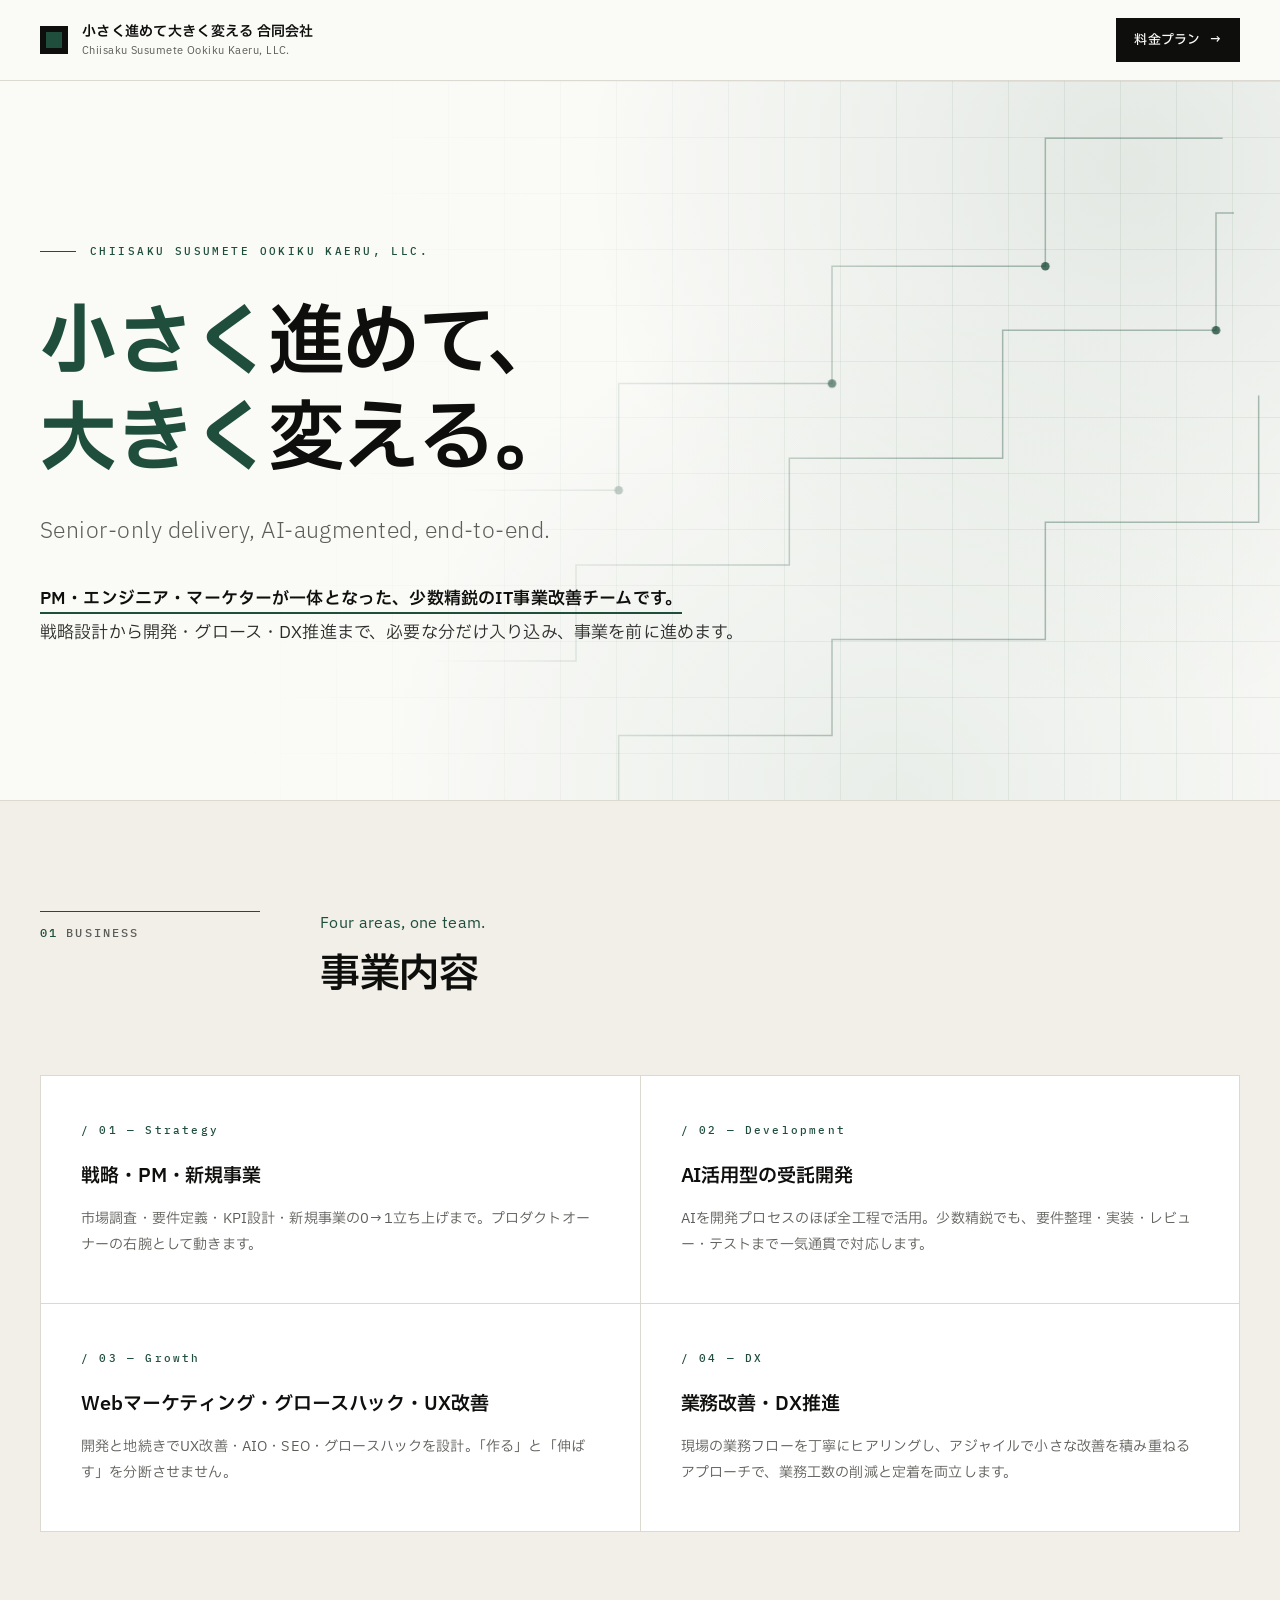
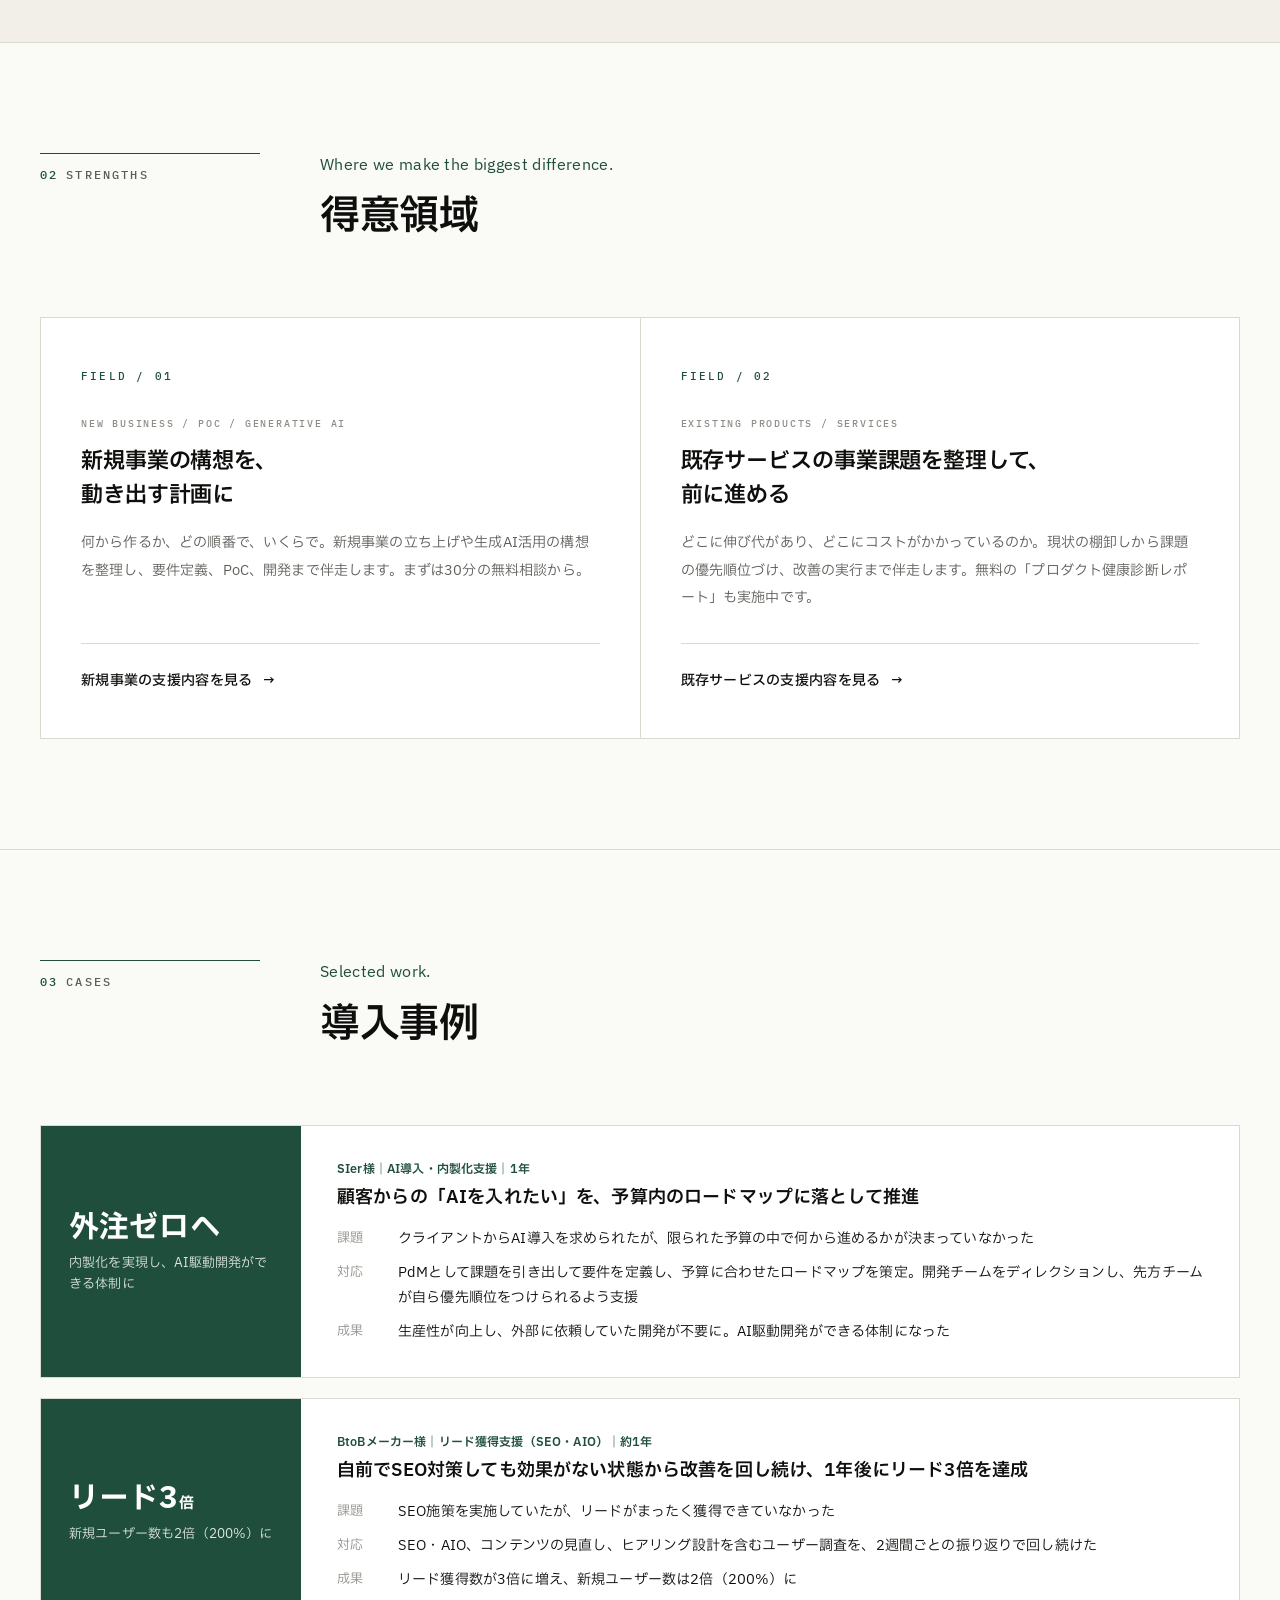
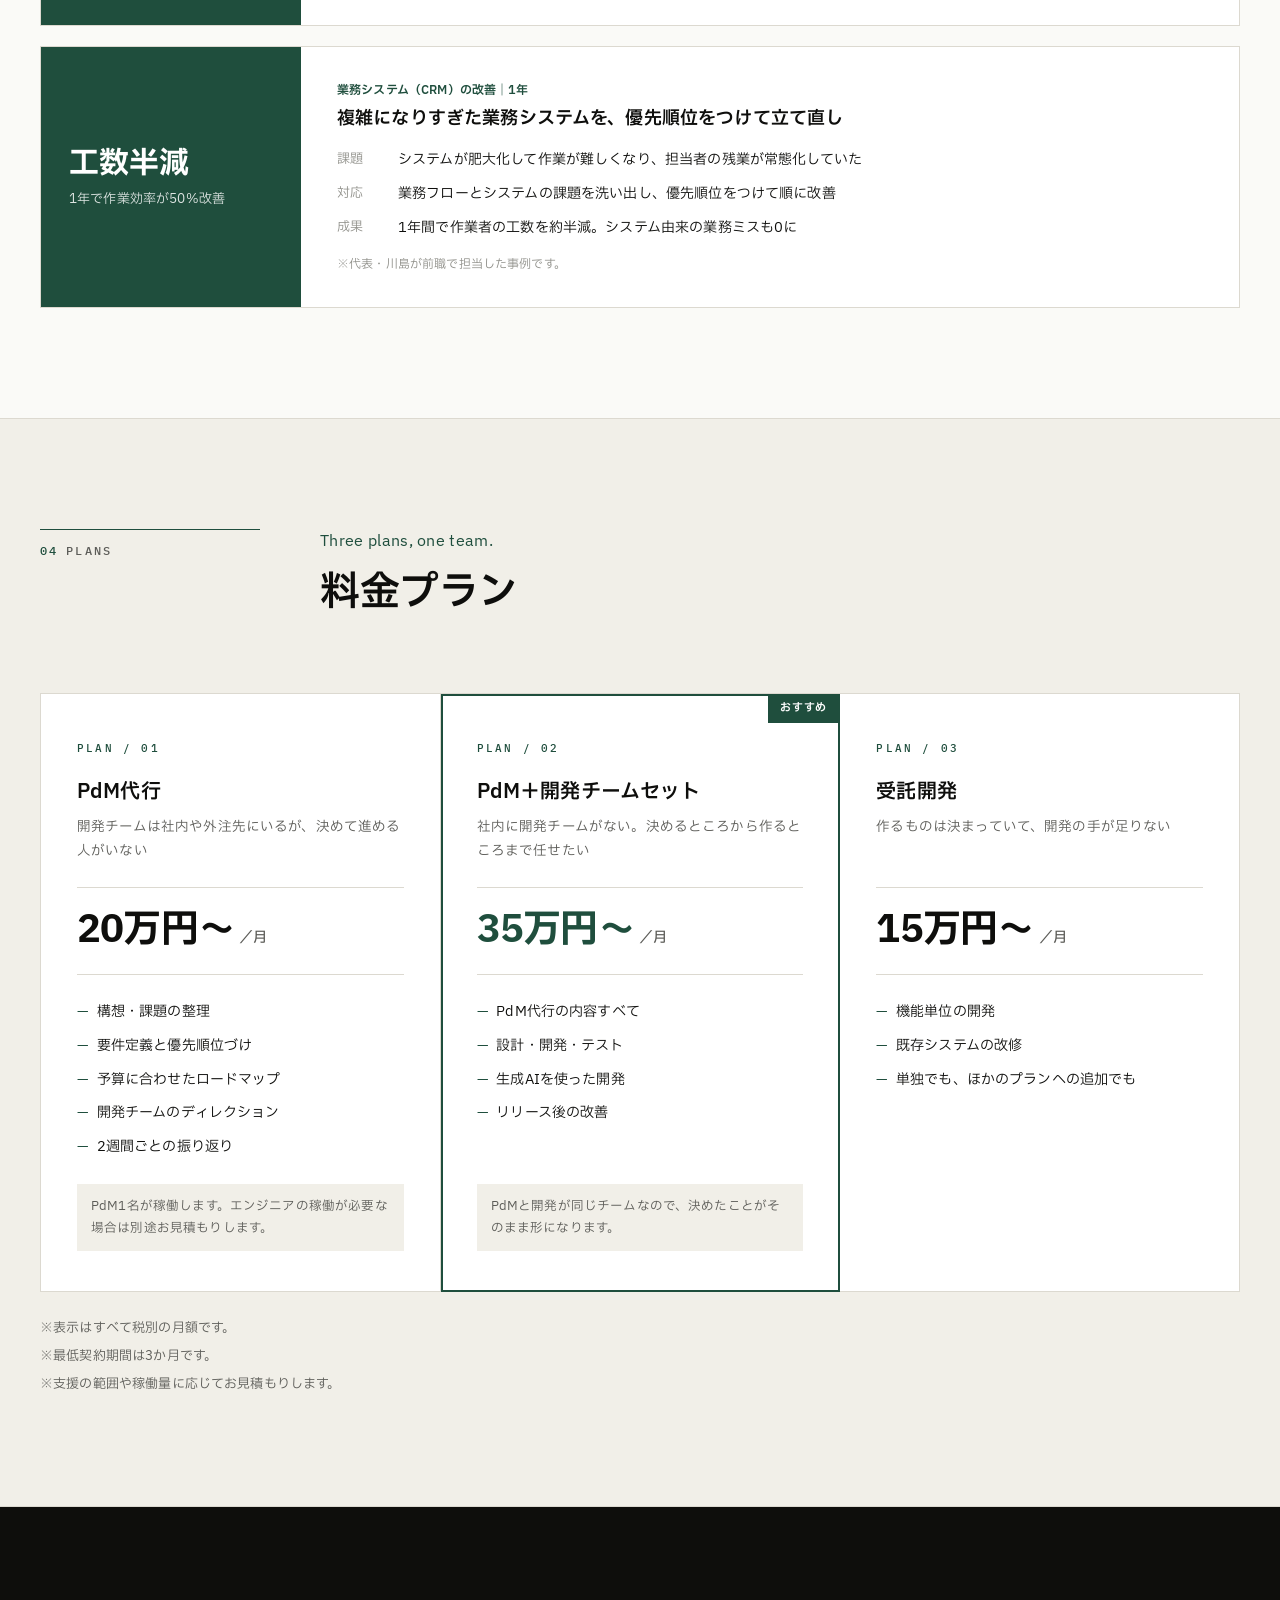
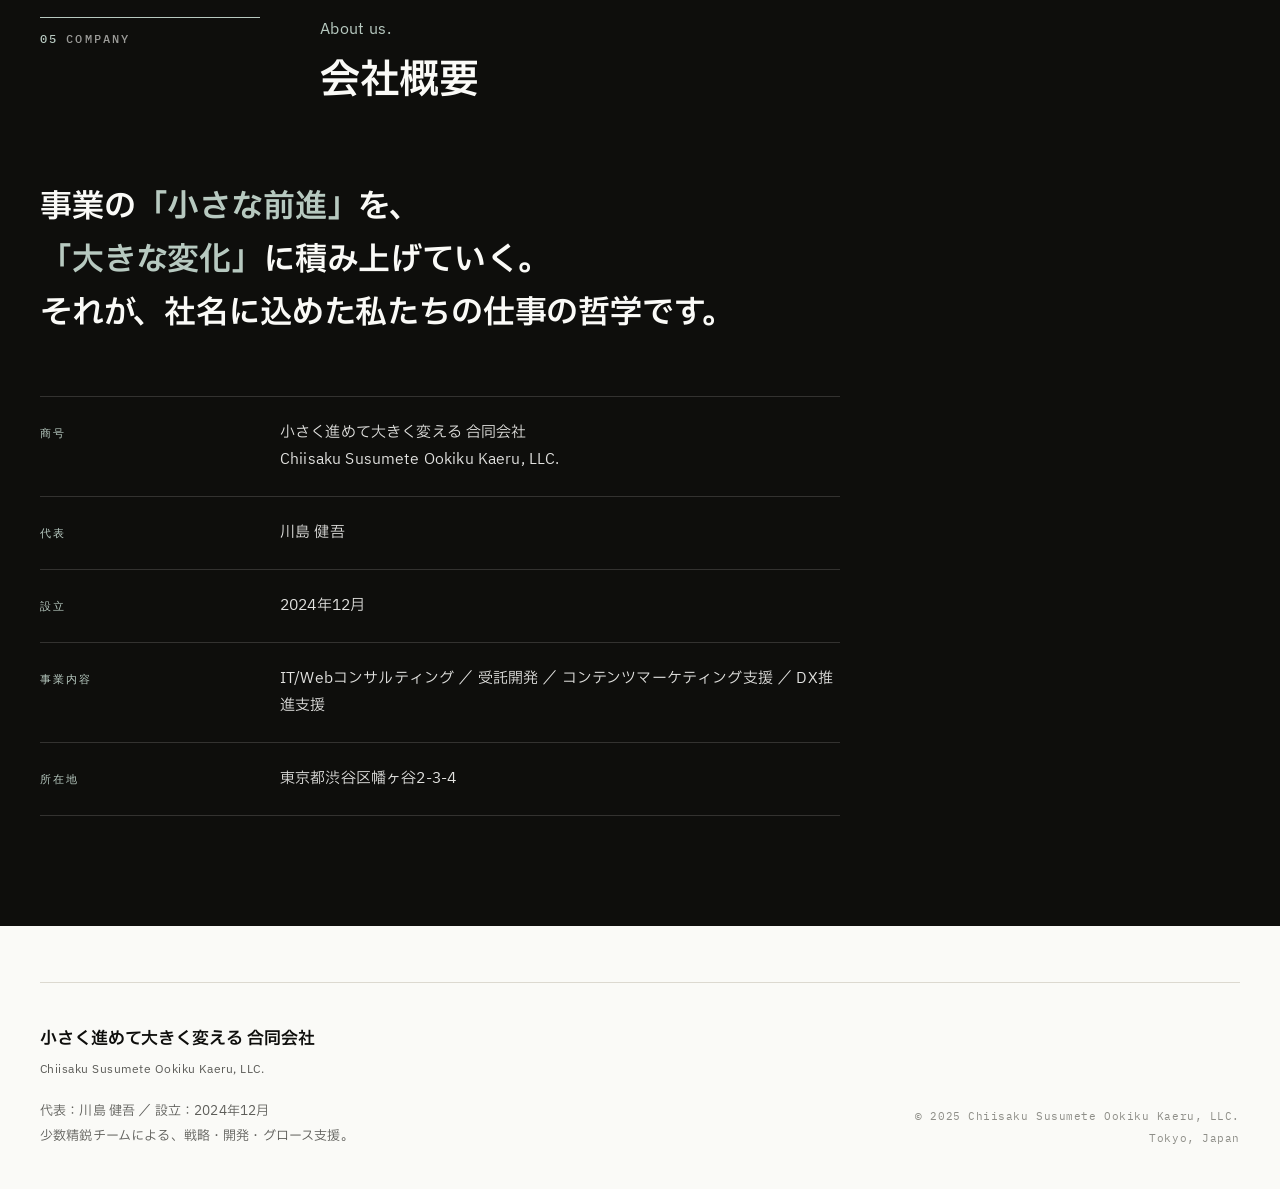
<file: index.html>
<!DOCTYPE html>
<html lang="ja">
<head>
<meta charset="UTF-8">
<meta name="viewport" content="width=device-width, initial-scale=1.0">
<title>小さく進めて大きく変える 合同会社 | Chiisaku Susumete Ookiku Kaeru, LLC.</title>
<meta name="description" content="少数精鋭チームによる、戦略・開発・グロース支援。スタートアップの受託開発、中堅・老舗企業のDX推進、プロダクト運営支援まで、貴社の状況に合わせた組み方でお力になります。">

<link rel="preconnect" href="https://fonts.googleapis.com">
<link rel="preconnect" href="https://fonts.gstatic.com" crossorigin>
<link href="https://fonts.googleapis.com/css2?family=IBM+Plex+Mono:wght@400;500&family=IBM+Plex+Sans+JP:wght@300;400;500;600;700&family=IBM+Plex+Sans:wght@300;400;500;600;700&display=swap" rel="stylesheet">

<style>
  :root {
    --bg: #FAFAF7;
    --bg-soft: #F1EFE8;
    --bg-card: #FFFFFF;
    --ink: #0E0E0C;
    --ink-2: #2A2A28;
    --ink-3: #5C5C58;
    --ink-4: #8E8E88;
    --rule: #DCD9D0;
    --accent: #1F4E3D;
    --accent-deep: #133A2C;
    --accent-soft: #E5EDE8;
    --accent-line: #B7C9C0;
    --max-w: 1280px;
  }

  * { box-sizing: border-box; margin: 0; padding: 0; }
  html { scroll-behavior: smooth; }
  ::selection { background: var(--accent); color: var(--bg); }

  body {
    font-family: "IBM Plex Sans JP", "IBM Plex Sans", -apple-system, BlinkMacSystemFont, sans-serif;
    background: var(--bg);
    color: var(--ink);
    line-height: 1.85;
    font-size: 15.5px;
    font-weight: 400;
    -webkit-font-smoothing: antialiased;
    -moz-osx-font-smoothing: grayscale;
    overflow-x: hidden;
    letter-spacing: 0.01em;
  }

  .container {
    max-width: var(--max-w);
    margin: 0 auto;
    padding: 0 40px;
  }
  @media (max-width: 720px) {
    .container { padding: 0 22px; }
  }

  /* ============ TOPBAR ============ */
  .topbar {
    border-bottom: 1px solid var(--rule);
    position: sticky; top: 0; z-index: 100;
    backdrop-filter: saturate(1.4) blur(8px);
    background: rgba(250, 250, 247, 0.92);
  }
  .topbar-inner {
    display: flex; justify-content: space-between; align-items: center;
    padding-top: 18px; padding-bottom: 18px; gap: 24px;
  }
  .brand { display: flex; align-items: center; gap: 14px; }
  .brand-mark {
    width: 28px; height: 28px;
    background: var(--ink);
    position: relative; flex-shrink: 0;
  }
  .brand-mark::after {
    content: ""; position: absolute; inset: 6px;
    background: var(--accent);
  }
  .brand-name {
    font-weight: 600; font-size: 14px;
    letter-spacing: 0.02em; line-height: 1.3;
  }
  .brand-name .en {
    display: block;
    font-family: "IBM Plex Sans", sans-serif;
    font-size: 11px; font-weight: 400;
    color: var(--ink-3);
    letter-spacing: 0.04em;
    margin-top: 2px;
  }
  .topbar-cta {
    display: inline-flex; align-items: center; gap: 8px;
    background: var(--ink); color: var(--bg);
    padding: 10px 18px; text-decoration: none;
    font-size: 13px; font-weight: 500;
    letter-spacing: 0.02em;
    white-space: nowrap;
    transition: background 0.2s;
  }
  .topbar-cta:hover { background: var(--accent); }
  @media (max-width: 640px) {
    .topbar-cta { padding: 8px 14px; font-size: 12px; }
  }

  /* ============ HERO ============ */
  .hero {
    padding: 160px 0 150px;
    border-bottom: 1px solid var(--rule);
  }
  .hero-eyebrow {
    font-family: "IBM Plex Mono", monospace;
    font-size: 11px;
    letter-spacing: 0.22em;
    color: var(--accent);
    text-transform: uppercase;
    margin-bottom: 36px;
    display: flex; align-items: center; gap: 14px;
    font-weight: 500;
  }
  .hero-eyebrow::before {
    content: ""; width: 36px; height: 1px;
    background: var(--accent);
  }
  .hero-title {
    font-weight: 600;
    font-size: clamp(38px, 6vw, 80px);
    line-height: 1.25;
    letter-spacing: -0.015em;
    margin-bottom: 36px;
    color: var(--ink);
    max-width: 1100px;
  }
  .hero-title .accent {
    color: var(--accent);
    font-weight: 700;
  }
  .hero-title .sub-en {
    display: block;
    font-family: "IBM Plex Sans", sans-serif;
    font-weight: 300;
    font-size: 0.3em;
    color: var(--ink-3);
    letter-spacing: 0.02em;
    margin-top: 24px;
    line-height: 1.4;
  }
  .hero-lead {
    font-size: 17px;
    line-height: 2;
    max-width: 820px;
    color: var(--ink-2);
  }
  .hero-lead strong {
    font-weight: 600;
    color: var(--ink);
    border-bottom: 2px solid var(--accent);
    padding-bottom: 1px;
  }

  /* ============ SECTION ============ */
  section {
    padding: 110px 0;
    border-bottom: 1px solid var(--rule);
  }
  @media (max-width: 720px) {
    section { padding: 72px 0; }
    .hero { padding: 80px 0 90px; }
  }

  .section-header {
    margin-bottom: 72px;
    display: grid;
    grid-template-columns: 220px 1fr;
    gap: 60px;
    align-items: start;
  }
  .section-num {
    font-family: "IBM Plex Mono", monospace;
    font-size: 12px;
    font-weight: 500;
    color: var(--accent);
    letter-spacing: 0.18em;
    text-transform: uppercase;
    padding-top: 10px;
    border-top: 1px solid var(--accent);
    width: 100%;
  }
  .section-num-label { color: var(--ink-3); margin-left: 8px; }
  .section-title {
    font-weight: 600;
    font-size: clamp(26px, 3.4vw, 40px);
    line-height: 1.4;
    letter-spacing: -0.01em;
    color: var(--ink);
  }
  .section-title .en {
    display: block;
    font-family: "IBM Plex Sans", sans-serif;
    font-weight: 400;
    color: var(--accent);
    font-size: 0.4em;
    margin-bottom: 14px;
    letter-spacing: 0.02em;
  }
  @media (max-width: 880px) {
    .section-header { grid-template-columns: 1fr; gap: 20px; }
  }

  /* ============ SERVICES (LP CARDS) ============ */
  .services-grid {
    display: grid;
    grid-template-columns: repeat(3, 1fr);
    gap: 0;
    border-top: 1px solid var(--rule);
    border-left: 1px solid var(--rule);
  }
  .service-card {
    background: var(--bg-card);
    border-right: 1px solid var(--rule);
    border-bottom: 1px solid var(--rule);
    padding: 48px 40px 44px;
    text-decoration: none;
    color: var(--ink);
    transition: all 0.3s;
    display: flex;
    flex-direction: column;
    position: relative;
    min-height: 360px;
  }
  .service-card::after {
    content: "";
    position: absolute;
    bottom: 0; left: 0;
    width: 0; height: 3px;
    background: var(--accent);
    transition: width 0.4s cubic-bezier(0.4, 0, 0.2, 1);
  }
  .service-card:hover {
    background: var(--bg-soft);
  }
  .service-card:hover::after { width: 100%; }
  .service-num {
    font-family: "IBM Plex Mono", monospace;
    font-size: 11px;
    color: var(--accent);
    letter-spacing: 0.2em;
    margin-bottom: 28px;
    font-weight: 500;
  }
  .service-target {
    font-family: "IBM Plex Mono", monospace;
    font-size: 10px;
    color: var(--ink-4);
    letter-spacing: 0.18em;
    text-transform: uppercase;
    margin-bottom: 12px;
    font-weight: 500;
  }
  .service-title {
    font-size: 22px;
    font-weight: 600;
    line-height: 1.55;
    letter-spacing: -0.005em;
    margin-bottom: 16px;
  }
  .service-desc {
    font-size: 14px;
    color: var(--ink-3);
    line-height: 1.95;
    margin-bottom: 32px;
    flex: 1;
  }
  .service-link {
    display: inline-flex;
    align-items: center;
    gap: 10px;
    font-size: 14px;
    font-weight: 500;
    color: var(--ink);
    letter-spacing: 0.02em;
    margin-top: auto;
    padding-top: 24px;
    border-top: 1px solid var(--rule);
  }
  .service-link .arrow {
    transition: transform 0.25s;
    display: inline-block;
  }
  .service-card:hover .service-link {
    color: var(--accent);
  }
  .service-card:hover .arrow { transform: translateX(4px); }
  @media (max-width: 880px) {
    .services-grid { grid-template-columns: 1fr; }
  }

  /* ============ WHAT WE DO ============ */
  .whatwedo { background: var(--bg-soft); }
  .whatwedo-grid {
    display: grid;
    grid-template-columns: repeat(2, 1fr);
    gap: 0;
    border-top: 1px solid var(--rule);
    border-left: 1px solid var(--rule);
  }
  .whatwedo-card {
    background: var(--bg-card);
    border-right: 1px solid var(--rule);
    border-bottom: 1px solid var(--rule);
    padding: 44px 40px;
  }
  .whatwedo-icon {
    font-family: "IBM Plex Mono", monospace;
    font-size: 11px;
    color: var(--accent);
    letter-spacing: 0.2em;
    margin-bottom: 22px;
    font-weight: 500;
  }
  .whatwedo-title {
    font-size: 19px;
    font-weight: 600;
    line-height: 1.55;
    margin-bottom: 14px;
    letter-spacing: -0.005em;
  }
  .whatwedo-desc {
    font-size: 14px;
    color: var(--ink-3);
    line-height: 1.9;
  }
  @media (max-width: 720px) {
    .whatwedo-grid { grid-template-columns: 1fr; }
  }




  /* ============ HERO 背景（方眼＋右肩上がりの階段＋流れる光） ============ */
  .hero { position: relative; overflow: hidden; }
  .hero > .container { position: relative; z-index: 1; }
  .hero::before {
    content: ""; position: absolute; inset: 0;
    background:
      radial-gradient(circle at 88% 12%, rgba(31, 78, 61, 0.10), transparent 42%),
      radial-gradient(circle at 70% 100%, rgba(183, 201, 192, 0.25), transparent 45%);
  }
  .hero::after {
    content: ""; position: absolute; inset: 0;
    background-image:
      linear-gradient(rgba(31, 78, 61, 0.07) 1px, transparent 1px),
      linear-gradient(90deg, rgba(31, 78, 61, 0.07) 1px, transparent 1px);
    background-size: 56px 56px;
    -webkit-mask-image: linear-gradient(100deg, transparent 25%, #000 70%);
            mask-image: linear-gradient(100deg, transparent 25%, #000 70%);
  }
  .hero-bg {
    position: absolute; inset: 0; z-index: 0; pointer-events: none;
    -webkit-mask-image: linear-gradient(100deg, transparent 38%, #000 72%);
            mask-image: linear-gradient(100deg, transparent 38%, #000 72%);
  }
  .hero-bg svg { width: 100%; height: 100%; display: block; }
  .hb-line { fill: none; stroke: var(--accent); stroke-width: 1.5; opacity: 0.35; vector-effect: non-scaling-stroke;
    stroke-dasharray: 1000; stroke-dashoffset: 1000; animation: hbDraw 2.4s 0.3s cubic-bezier(0.4, 0, 0.2, 1) forwards; }
  .hb-pulse { fill: none; stroke: var(--accent); stroke-width: 2.5; stroke-linecap: round; vector-effect: non-scaling-stroke;
    stroke-dasharray: 70 930; stroke-dashoffset: 1000; opacity: 0;
    animation: hbFlow 6.3s linear infinite; animation-delay: calc(2.4s + var(--d)); }
  .hb-node { fill: var(--accent); opacity: 0; animation: hbFade 0.6s 2.2s forwards; }
  .hb-ring { fill: none; stroke: var(--accent); stroke-width: 1.5; transform-box: fill-box; transform-origin: center;
    opacity: 0; animation: hbRing 2.8s ease-out infinite; animation-delay: calc(2.6s + var(--d)); }
  @keyframes hbDraw { to { stroke-dashoffset: 0; } }
  @keyframes hbFade { to { opacity: 0.8; } }
  @keyframes hbFlow { 0% { stroke-dashoffset: 1000; opacity: 0.9; } 100% { stroke-dashoffset: 0; opacity: 0.9; } }
  @keyframes hbRing { 0% { transform: scale(1); opacity: 0.6; } 100% { transform: scale(5); opacity: 0; } }
  @media (max-width: 720px) {
    .hero-bg, .hero::after {
      -webkit-mask-image: linear-gradient(180deg, transparent 35%, #000 85%);
              mask-image: linear-gradient(180deg, transparent 35%, #000 85%);
    }
    .hero { padding-bottom: 240px; }
    .hero-bg svg { position: absolute; right: -8%; bottom: 0; width: 230%; height: auto; }
    .hero-bg, .hero::after {
      -webkit-mask-image: linear-gradient(180deg, transparent 55%, #000 85%);
              mask-image: linear-gradient(180deg, transparent 55%, #000 85%);
    }
  }
  @media (prefers-reduced-motion: reduce) {
    .hb-line { stroke-dashoffset: 0; animation: none; }
    .hb-node { opacity: 0.8; animation: none; }
    .hb-pulse, .hb-ring { display: none; }
  }

  .strengths .services-grid.two .service-card { min-height: 0; }
  .plans { background: var(--bg-soft); }

  /* ============ PLANS ============ */
  .plans-grid {
    display: grid;
    grid-template-columns: repeat(3, 1fr);
    border-top: 1px solid var(--rule);
    border-left: 1px solid var(--rule);
  }
  .plan-card {
    background: var(--bg-card);
    border-right: 1px solid var(--rule);
    border-bottom: 1px solid var(--rule);
    padding: 44px 36px 40px;
    display: flex;
    flex-direction: column;
    position: relative;
  }
  .plan-card.featured { outline: 2px solid var(--accent); outline-offset: -2px; z-index: 1; }
  .plan-badge {
    position: absolute; top: 0; right: 0;
    background: var(--accent); color: #fff;
    font-size: 11px; font-weight: 600; letter-spacing: 0.08em;
    padding: 4px 12px;
  }
  .plan-num {
    font-family: "IBM Plex Mono", monospace;
    font-size: 11px; color: var(--accent);
    letter-spacing: 0.2em; margin-bottom: 18px; font-weight: 500;
  }
  .plan-name { font-size: 20px; font-weight: 600; line-height: 1.5; margin-bottom: 8px; }
  .plan-for { font-size: 13.5px; color: var(--ink-3); line-height: 1.8; min-height: 3.6em; }
  .plan-price {
    margin: 24px 0; padding: 20px 0;
    border-top: 1px solid var(--rule); border-bottom: 1px solid var(--rule);
    line-height: 1.2;
  }
  .plan-price .yen { font-size: 38px; font-weight: 700; letter-spacing: -0.02em; }
  .plan-card.featured .plan-price .yen { color: var(--accent); }
  .plan-price .unit { font-size: 14px; font-weight: 500; margin-left: 4px; color: var(--ink-3); }
  .plan-list { list-style: none; font-size: 14px; display: grid; gap: 8px; flex-grow: 1; align-content: start; }
  .plan-list li { padding-left: 1.4em; position: relative; }
  .plan-list li::before { content: "—"; position: absolute; left: 0; color: var(--accent); }
  .plan-foot { margin-top: 24px; font-size: 12.5px; color: var(--ink-3); background: var(--bg-soft); padding: 12px 14px; line-height: 1.7; }
  .plan-notes { margin-top: 24px; list-style: none; font-size: 13px; color: var(--ink-3); display: grid; gap: 4px; }
  @media (max-width: 880px) {
    .plans-grid { grid-template-columns: 1fr; }
    .plan-for { min-height: 0; }
  }

  .examples { margin-top: 96px; }
  .examples-head {
    display: flex; align-items: baseline; gap: 16px; flex-wrap: wrap;
    margin-bottom: 28px;
  }
  .examples-head .label {
    font-family: "IBM Plex Mono", monospace; font-size: 11px;
    color: var(--accent); letter-spacing: 0.2em; text-transform: uppercase; font-weight: 500;
  }
  .examples-head h3 { font-size: clamp(20px, 2.4vw, 26px); font-weight: 600; letter-spacing: -0.005em; }
  .services-grid.two { grid-template-columns: repeat(2, 1fr); }
  .services-grid.two .service-card { min-height: 0; }
  @media (max-width: 880px) {
    .services-grid.two { grid-template-columns: 1fr; }
  }

  /* ============ CASES ============ */
  .cases-list { display: grid; gap: 20px; }
  .case-card {
    background: var(--bg-card);
    border: 1px solid var(--rule);
    display: grid;
    grid-template-columns: 260px 1fr;
  }
  .case-result {
    background: var(--accent); color: #fff;
    padding: 32px 28px;
    display: flex; flex-direction: column; justify-content: center;
  }
  .case-result .num { font-size: 30px; font-weight: 700; line-height: 1.3; }
  .case-result .num small { font-size: 15px; }
  .case-result .sub { font-size: 13px; opacity: 0.85; margin-top: 6px; line-height: 1.6; }
  .case-body { padding: 32px 36px; }
  .case-tag { font-size: 12px; color: var(--accent); font-weight: 600; margin-bottom: 4px; }
  .case-body h3 { font-size: 18px; font-weight: 600; line-height: 1.55; margin-bottom: 14px; }
  .case-rows { display: grid; gap: 8px; }
  .case-row { display: grid; grid-template-columns: 3.5em 1fr; gap: 12px; font-size: 14px; }
  .case-row .k { color: var(--ink-4); font-size: 13px; }
  .case-note { margin-top: 12px; font-size: 12px; color: var(--ink-4); }
  @media (max-width: 720px) {
    .case-card { grid-template-columns: 1fr; }
    .case-body { padding: 24px 22px; }
  }

  /* ============ COMPANY ============ */
  .company {
    background: var(--ink);
    color: var(--bg);
    border-bottom: none;
  }
  .company .section-num { color: var(--accent-line); border-top-color: var(--accent-line); }
  .company .section-num-label { color: rgba(250, 250, 247, 0.6); }
  .company .section-title { color: var(--bg); }
  .company .section-title .en { color: var(--accent-line); }

  .company-statement {
    font-size: clamp(22px, 2.8vw, 32px);
    font-weight: 600;
    line-height: 1.65;
    color: var(--bg);
    max-width: 880px;
    margin-bottom: 56px;
    letter-spacing: -0.005em;
  }
  .company-statement .accent {
    color: var(--accent-line);
  }
  .company-table {
    border-top: 1px solid rgba(220, 217, 208, 0.18);
    max-width: 800px;
  }
  .company-row {
    display: grid;
    grid-template-columns: 200px 1fr;
    gap: 40px;
    padding: 22px 0;
    border-bottom: 1px solid rgba(220, 217, 208, 0.18);
    align-items: baseline;
  }
  .company-row dt {
    font-family: "IBM Plex Mono", monospace;
    font-size: 11px;
    letter-spacing: 0.18em;
    text-transform: uppercase;
    color: var(--accent-line);
    font-weight: 500;
  }
  .company-row dd {
    font-size: 15px;
    color: rgba(250, 250, 247, 0.9);
    line-height: 1.85;
  }
  @media (max-width: 720px) {
    .company-row {
      grid-template-columns: 1fr;
      gap: 4px;
      padding: 18px 0;
    }
  }

  /* ============ FOOTER ============ */
  footer {
    background: var(--bg);
    padding: 56px 0 40px;
  }
  .footer-grid {
    display: grid;
    grid-template-columns: 1fr 1fr;
    gap: 40px;
    align-items: end;
    border-top: 1px solid var(--rule);
    padding-top: 40px;
  }
  .footer-brand-name {
    font-size: 17px;
    font-weight: 600;
    margin-bottom: 4px;
    letter-spacing: -0.005em;
  }
  .footer-brand-en {
    font-family: "IBM Plex Sans", sans-serif;
    font-size: 12px;
    color: var(--ink-3);
    margin-bottom: 18px;
    letter-spacing: 0.04em;
  }
  .footer-info {
    font-size: 13px;
    color: var(--ink-3);
    line-height: 1.95;
  }
  .footer-meta {
    font-family: "IBM Plex Mono", monospace;
    font-size: 11px;
    color: var(--ink-4);
    letter-spacing: 0.05em;
    line-height: 2;
    text-align: right;
  }
  @media (max-width: 720px) {
    .footer-grid { grid-template-columns: 1fr; gap: 28px; }
    .footer-meta { text-align: left; }
  }

  /* ============ SCROLL REVEAL ============ */
  .reveal {
    opacity: 0;
    transform: translateY(20px);
    transition: opacity 0.85s cubic-bezier(0.4, 0, 0.2, 1), transform 0.85s cubic-bezier(0.4, 0, 0.2, 1);
  }
  .reveal.in { opacity: 1; transform: translateY(0); }

  @media (prefers-reduced-motion: reduce) {
    *, *::before, *::after {
      animation-duration: 0.01ms !important;
      transition-duration: 0.01ms !important;
    }
    .reveal { opacity: 1; transform: none; }
  }
</style>
</head>
<body>

<!-- ===== TOPBAR ===== -->
<header class="topbar">
  <div class="container topbar-inner">
    <div class="brand">
      <div class="brand-mark"></div>
      <div class="brand-name">
        小さく進めて大きく変える 合同会社
        <span class="en">Chiisaku Susumete Ookiku Kaeru, LLC.</span>
      </div>
    </div>
    <a href="#plans" class="topbar-cta">
      料金プラン
      <span class="arrow">→</span>
    </a>
  </div>
</header>

<main>

<!-- ===== HERO ===== -->
<section class="hero">
  <div class="hero-bg" aria-hidden="true">
    <svg viewBox="0 0 1200 760" preserveAspectRatio="xMaxYMax slice">
      <path class="hb-line" d="M-60,640 L180,640 L180,560 L380,560 L380,470 L580,470 L580,370 L780,370 L780,260 L980,260 L980,140 L1260,140" pathLength="1000"/>
      <path class="hb-line" d="M120,720 L340,720 L340,630 L540,630 L540,540 L740,540 L740,440 L940,440 L940,320 L1140,320 L1140,210 L1260,210" pathLength="1000"/>
      <path class="hb-line" d="M360,780 L580,780 L580,700 L780,700 L780,610 L980,610 L980,500 L1180,500 L1180,380 L1260,380" pathLength="1000"/>
      <path class="hb-pulse" style="--d:0.0s" d="M-60,640 L180,640 L180,560 L380,560 L380,470 L580,470 L580,370 L780,370 L780,260 L980,260 L980,140 L1260,140" pathLength="1000"/>
      <path class="hb-pulse" style="--d:2.1s" d="M120,720 L340,720 L340,630 L540,630 L540,540 L740,540 L740,440 L940,440 L940,320 L1140,320 L1140,210 L1260,210" pathLength="1000"/>
      <path class="hb-pulse" style="--d:4.2s" d="M360,780 L580,780 L580,700 L780,700 L780,610 L980,610 L980,500 L1180,500 L1180,380 L1260,380" pathLength="1000"/>
      <circle class="hb-node" cx="580" cy="470" r="4"/>
      <circle class="hb-ring" style="--d:0.7s" cx="580" cy="470" r="4"/>
      <circle class="hb-node" cx="780" cy="370" r="4"/>
      <circle class="hb-ring" style="--d:1.4s" cx="780" cy="370" r="4"/>
      <circle class="hb-node" cx="980" cy="260" r="4"/>
      <circle class="hb-ring" style="--d:2.1s" cx="980" cy="260" r="4"/>
      <circle class="hb-node" cx="1140" cy="320" r="4"/>
      <circle class="hb-ring" style="--d:2.8s" cx="1140" cy="320" r="4"/>
    </svg>
  </div>
  <div class="container">
    <div class="hero-eyebrow reveal">Chiisaku Susumete Ookiku Kaeru, LLC.</div>
    <h1 class="hero-title reveal">
      <span class="accent">小さく</span>進めて、<br>
      <span class="accent">大きく</span>変える。
      <span class="sub-en">Senior-only delivery, AI-augmented, end-to-end.</span>
    </h1>
    <p class="hero-lead reveal">
      <strong>PM・エンジニア・マーケターが一体となった、少数精鋭のIT事業改善チームです。</strong><br>
      戦略設計から開発・グロース・DX推進まで、必要な分だけ入り込み、事業を前に進めます。
    </p>
  </div>
</section>

<!-- ===== WHAT WE DO ===== -->
<section class="whatwedo">
  <div class="container">
    <div class="section-header">
      <div class="section-num">01<span class="section-num-label">Business</span></div>
      <h2 class="section-title">
        <span class="en">Four areas, one team.</span>
        事業内容
      </h2>
    </div>

    <div class="whatwedo-grid reveal">
      <div class="whatwedo-card">
        <div class="whatwedo-icon">/ 01 — Strategy</div>
        <h3 class="whatwedo-title">戦略・PM・新規事業</h3>
        <p class="whatwedo-desc">
          市場調査・要件定義・KPI設計・新規事業の0→1立ち上げまで。プロダクトオーナーの右腕として動きます。
        </p>
      </div>
      <div class="whatwedo-card">
        <div class="whatwedo-icon">/ 02 — Development</div>
        <h3 class="whatwedo-title">AI活用型の受託開発</h3>
        <p class="whatwedo-desc">
          AIを開発プロセスのほぼ全工程で活用。少数精鋭でも、要件整理・実装・レビュー・テストまで一気通貫で対応します。
        </p>
      </div>
      <div class="whatwedo-card">
        <div class="whatwedo-icon">/ 03 — Growth</div>
        <h3 class="whatwedo-title">Webマーケティング・グロースハック・UX改善</h3>
        <p class="whatwedo-desc">
          開発と地続きでUX改善・AIO・SEO・グロースハックを設計。「作る」と「伸ばす」を分断させません。
        </p>
      </div>
      <div class="whatwedo-card">
        <div class="whatwedo-icon">/ 04 — DX</div>
        <h3 class="whatwedo-title">業務改善・DX推進</h3>
        <p class="whatwedo-desc">
          現場の業務フローを丁寧にヒアリングし、アジャイルで小さな改善を積み重ねるアプローチで、業務工数の削減と定着を両立します。
        </p>
      </div>
    </div>
  </div>
</section>

<!-- ===== STRENGTHS ===== -->
<section id="services" class="strengths">
  <div class="container">
    <div class="section-header">
      <div class="section-num">02<span class="section-num-label">Strengths</span></div>
      <h2 class="section-title">
        <span class="en">Where we make the biggest difference.</span>
        得意領域
      </h2>
    </div>

    <div class="services-grid two reveal">
      <a href="/lp/startup/" class="service-card">
        <div class="service-num">FIELD / 01</div>
        <div class="service-target">New Business / PoC / Generative AI</div>
        <h3 class="service-title">新規事業の構想を、<br>動き出す計画に</h3>
        <p class="service-desc">
          何から作るか、どの順番で、いくらで。新規事業の立ち上げや生成AI活用の構想を整理し、要件定義、PoC、開発まで伴走します。まずは30分の無料相談から。
        </p>
        <span class="service-link">
          新規事業の支援内容を見る
          <span class="arrow">→</span>
        </span>
      </a>
      <a href="/lp/product-check/" class="service-card">
        <div class="service-num">FIELD / 02</div>
        <div class="service-target">Existing Products / Services</div>
        <h3 class="service-title">既存サービスの事業課題を整理して、<br>前に進める</h3>
        <p class="service-desc">
          どこに伸び代があり、どこにコストがかかっているのか。現状の棚卸しから課題の優先順位づけ、改善の実行まで伴走します。無料の「プロダクト健康診断レポート」も実施中です。
        </p>
        <span class="service-link">
          既存サービスの支援内容を見る
          <span class="arrow">→</span>
        </span>
      </a>
    </div>
  </div>
  </div>
</section>

<!-- ===== CASES ===== -->
<section class="cases">
  <div class="container">
    <div class="section-header">
      <div class="section-num">03<span class="section-num-label">Cases</span></div>
      <h2 class="section-title">
        <span class="en">Selected work.</span>
        導入事例
      </h2>
    </div>

    <div class="cases-list reveal">
      <article class="case-card">
        <div class="case-result">
          <div class="num">外注ゼロへ</div>
          <div class="sub">内製化を実現し、AI駆動開発ができる体制に</div>
        </div>
        <div class="case-body">
          <div class="case-tag">SIer様｜AI導入・内製化支援｜1年</div>
          <h3>顧客からの「AIを入れたい」を、予算内のロードマップに落として推進</h3>
          <div class="case-rows">
            <div class="case-row"><span class="k">課題</span><span>クライアントからAI導入を求められたが、限られた予算の中で何から進めるかが決まっていなかった</span></div>
            <div class="case-row"><span class="k">対応</span><span>PdMとして課題を引き出して要件を定義し、予算に合わせたロードマップを策定。開発チームをディレクションし、先方チームが自ら優先順位をつけられるよう支援</span></div>
            <div class="case-row"><span class="k">成果</span><span>生産性が向上し、外部に依頼していた開発が不要に。AI駆動開発ができる体制になった</span></div>
          </div>
        </div>
      </article>

      <article class="case-card">
        <div class="case-result">
          <div class="num">リード3<small>倍</small></div>
          <div class="sub">新規ユーザー数も2倍（200%）に</div>
        </div>
        <div class="case-body">
          <div class="case-tag">BtoBメーカー様｜リード獲得支援（SEO・AIO）｜約1年</div>
          <h3>自前でSEO対策しても効果がない状態から改善を回し続け、1年後にリード3倍を達成</h3>
          <div class="case-rows">
            <div class="case-row"><span class="k">課題</span><span>SEO施策を実施していたが、リードがまったく獲得できていなかった</span></div>
            <div class="case-row"><span class="k">対応</span><span>SEO・AIO、コンテンツの見直し、ヒアリング設計を含むユーザー調査を、2週間ごとの振り返りで回し続けた</span></div>
            <div class="case-row"><span class="k">成果</span><span>リード獲得数が3倍に増え、新規ユーザー数は2倍（200%）に</span></div>
          </div>
        </div>
      </article>

      <article class="case-card">
        <div class="case-result">
          <div class="num">工数半減</div>
          <div class="sub">1年で作業効率が50%改善</div>
        </div>
        <div class="case-body">
          <div class="case-tag">業務システム（CRM）の改善｜1年</div>
          <h3>複雑になりすぎた業務システムを、優先順位をつけて立て直し</h3>
          <div class="case-rows">
            <div class="case-row"><span class="k">課題</span><span>システムが肥大化して作業が難しくなり、担当者の残業が常態化していた</span></div>
            <div class="case-row"><span class="k">対応</span><span>業務フローとシステムの課題を洗い出し、優先順位をつけて順に改善</span></div>
            <div class="case-row"><span class="k">成果</span><span>1年間で作業者の工数を約半減。システム由来の業務ミスも0に</span></div>
          </div>
          <p class="case-note">※代表・川島が前職で担当した事例です。</p>
        </div>
      </article>
    </div>
  </div>
</section>

<!-- ===== PLANS ===== -->
<section id="plans" class="plans">
  <div class="container">
    <div class="section-header">
      <div class="section-num">04<span class="section-num-label">Plans</span></div>
      <h2 class="section-title">
        <span class="en">Three plans, one team.</span>
        料金プラン
      </h2>
    </div>

    <div class="plans-grid reveal">
      <div class="plan-card">
        <div class="plan-num">PLAN / 01</div>
        <h3 class="plan-name">PdM代行</h3>
        <p class="plan-for">開発チームは社内や外注先にいるが、決めて進める人がいない</p>
        <div class="plan-price"><span class="yen">20万円〜</span><span class="unit">／月</span></div>
        <ul class="plan-list">
          <li>構想・課題の整理</li>
          <li>要件定義と優先順位づけ</li>
          <li>予算に合わせたロードマップ</li>
          <li>開発チームのディレクション</li>
          <li>2週間ごとの振り返り</li>
        </ul>
        <p class="plan-foot">PdM1名が稼働します。エンジニアの稼働が必要な場合は別途お見積もりします。</p>
      </div>
      <div class="plan-card featured">
        <span class="plan-badge">おすすめ</span>
        <div class="plan-num">PLAN / 02</div>
        <h3 class="plan-name">PdM＋開発チームセット</h3>
        <p class="plan-for">社内に開発チームがない。決めるところから作るところまで任せたい</p>
        <div class="plan-price"><span class="yen">35万円〜</span><span class="unit">／月</span></div>
        <ul class="plan-list">
          <li>PdM代行の内容すべて</li>
          <li>設計・開発・テスト</li>
          <li>生成AIを使った開発</li>
          <li>リリース後の改善</li>
        </ul>
        <p class="plan-foot">PdMと開発が同じチームなので、決めたことがそのまま形になります。</p>
      </div>
      <div class="plan-card">
        <div class="plan-num">PLAN / 03</div>
        <h3 class="plan-name">受託開発</h3>
        <p class="plan-for">作るものは決まっていて、開発の手が足りない</p>
        <div class="plan-price"><span class="yen">15万円〜</span><span class="unit">／月</span></div>
        <ul class="plan-list">
          <li>機能単位の開発</li>
          <li>既存システムの改修</li>
          <li>単独でも、ほかのプランへの追加でも</li>
        </ul>
      </div>
    </div>
    <ul class="plan-notes">
      <li>※表示はすべて税別の月額です。</li>
      <li>※最低契約期間は3か月です。</li>
      <li>※支援の範囲や稼働量に応じてお見積もりします。</li>
    </ul>

  </div>
</section>

<!-- ===== COMPANY ===== -->
<section class="company">
  <div class="container">
    <div class="section-header">
      <div class="section-num">05<span class="section-num-label">Company</span></div>
      <h2 class="section-title">
        <span class="en">About us.</span>
        会社概要
      </h2>
    </div>

    <p class="company-statement reveal">
      事業の<span class="accent">「小さな前進」</span>を、<br>
      <span class="accent">「大きな変化」</span>に積み上げていく。<br>
      それが、社名に込めた私たちの仕事の哲学です。
    </p>

    <dl class="company-table reveal">
      <div class="company-row">
        <dt>商号</dt>
        <dd>小さく進めて大きく変える 合同会社<br>Chiisaku Susumete Ookiku Kaeru, LLC.</dd>
      </div>
      <div class="company-row">
        <dt>代表</dt>
        <dd>川島 健吾</dd>
      </div>
      <div class="company-row">
        <dt>設立</dt>
        <dd>2024年12月</dd>
      </div>
      <div class="company-row">
        <dt>事業内容</dt>
        <dd>IT/Webコンサルティング ／ 受託開発 ／ コンテンツマーケティング支援 ／ DX推進支援</dd>
      </div>
      <div class="company-row">
        <dt>所在地</dt>
        <dd>東京都渋谷区幡ヶ谷2-3-4</dd>
      </div>
    </dl>
  </div>
</section>

</main>

<!-- ===== FOOTER ===== -->
<footer>
  <div class="container">
    <div class="footer-grid">
      <div>
        <div class="footer-brand-name">小さく進めて大きく変える 合同会社</div>
        <div class="footer-brand-en">Chiisaku Susumete Ookiku Kaeru, LLC.</div>
        <div class="footer-info">
          代表：川島 健吾 ／ 設立：2024年12月<br>
          少数精鋭チームによる、戦略・開発・グロース支援。
        </div>
      </div>
      <div class="footer-meta">
        © 2025 Chiisaku Susumete Ookiku Kaeru, LLC.<br>
        Tokyo, Japan
      </div>
    </div>
  </div>
</footer>

<script>
  const observer = new IntersectionObserver((entries) => {
    entries.forEach((entry) => {
      if (entry.isIntersecting) {
        entry.target.classList.add('in');
        observer.unobserve(entry.target);
      }
    });
  }, { threshold: 0.12, rootMargin: '0px 0px -8% 0px' });

  document.querySelectorAll('.reveal').forEach(el => observer.observe(el));

  window.addEventListener('load', () => {
    document.querySelectorAll('.hero .reveal').forEach((el, i) => {
      setTimeout(() => el.classList.add('in'), i * 110);
    });
  });
</script>

</body>
</html>
</file>
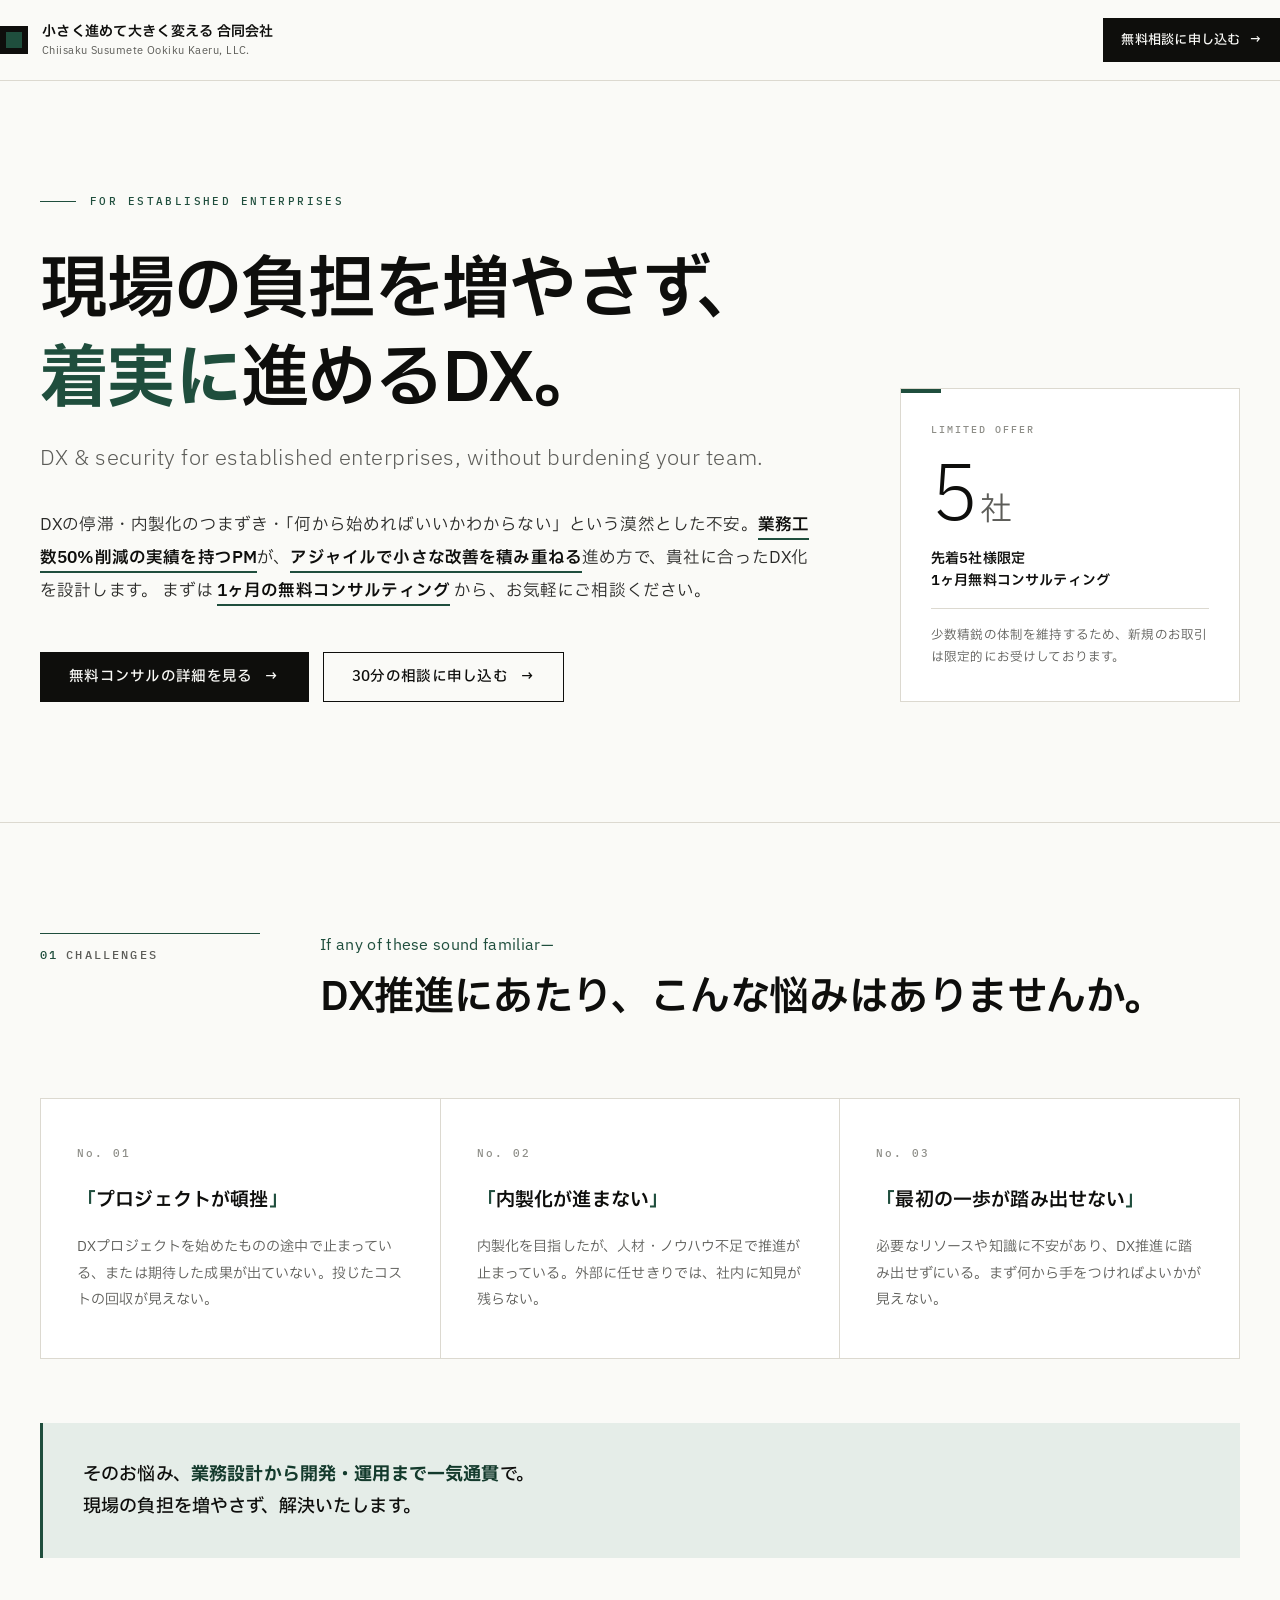
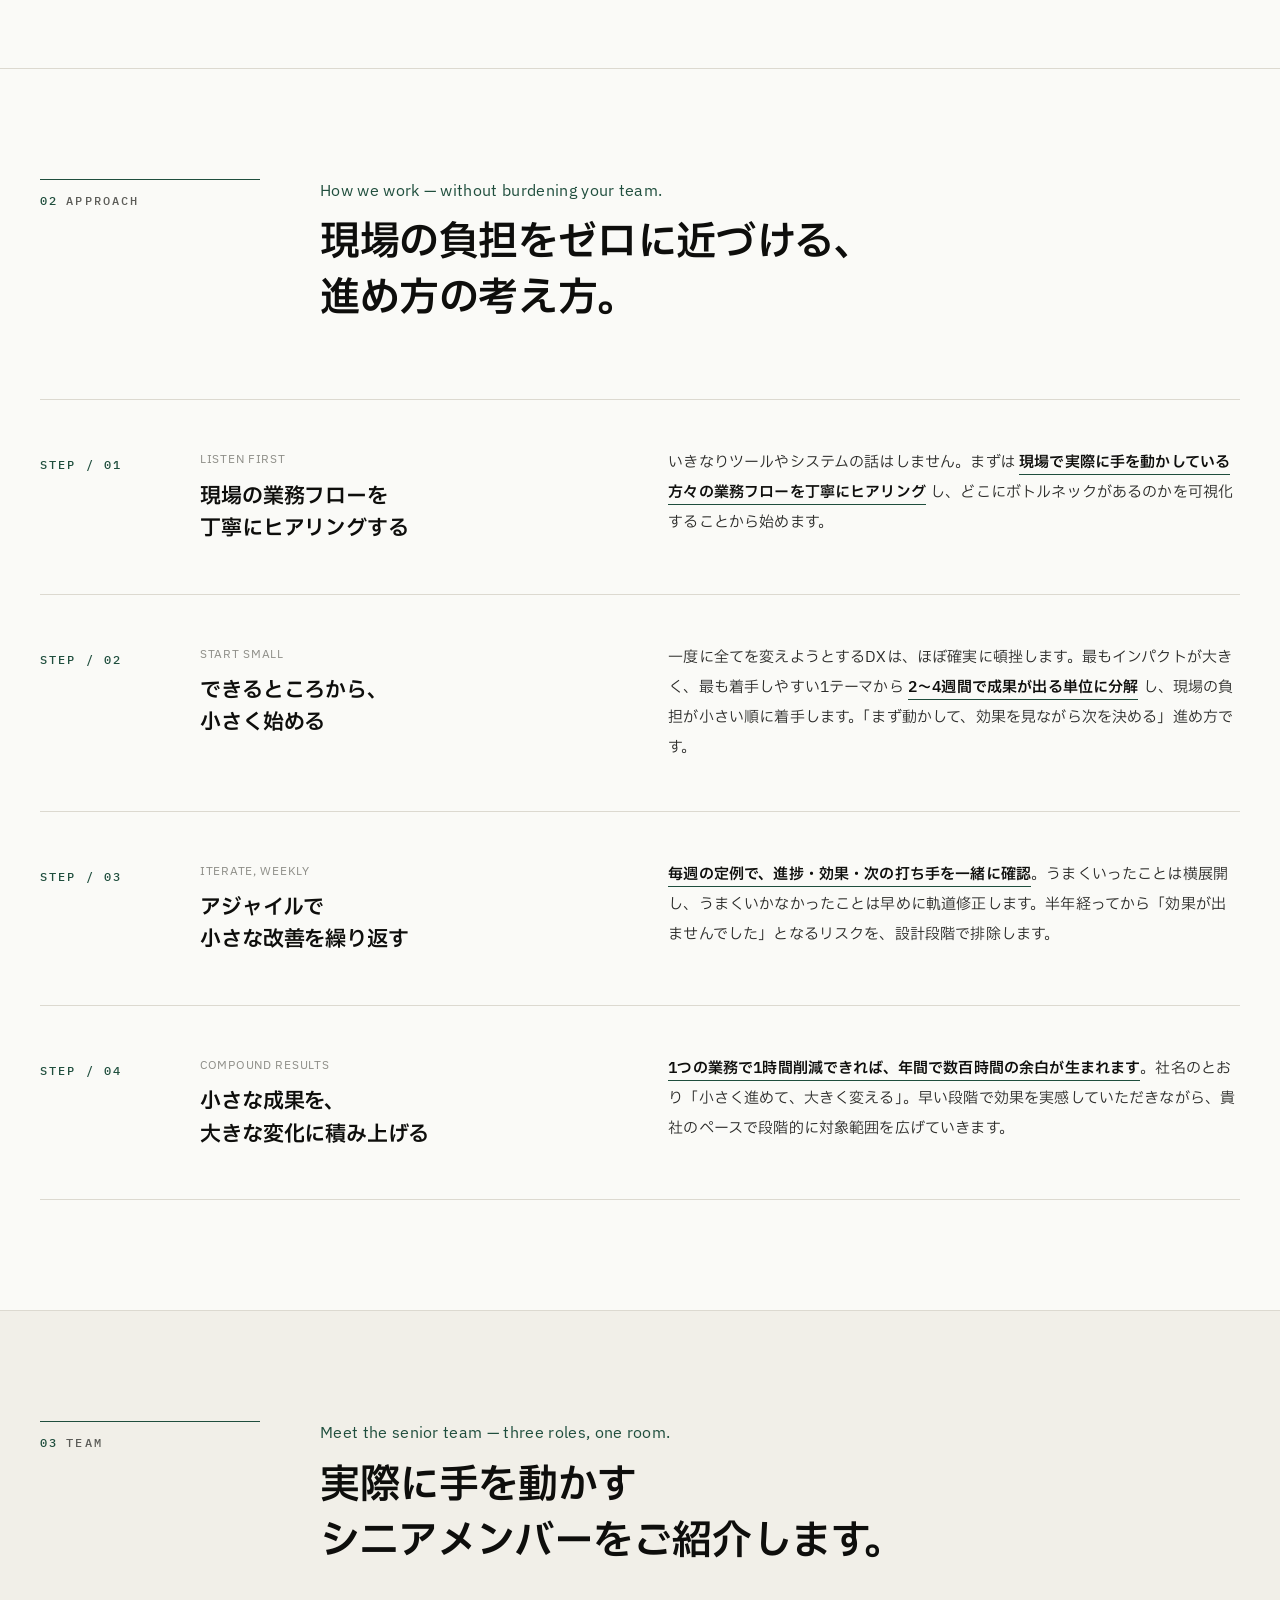
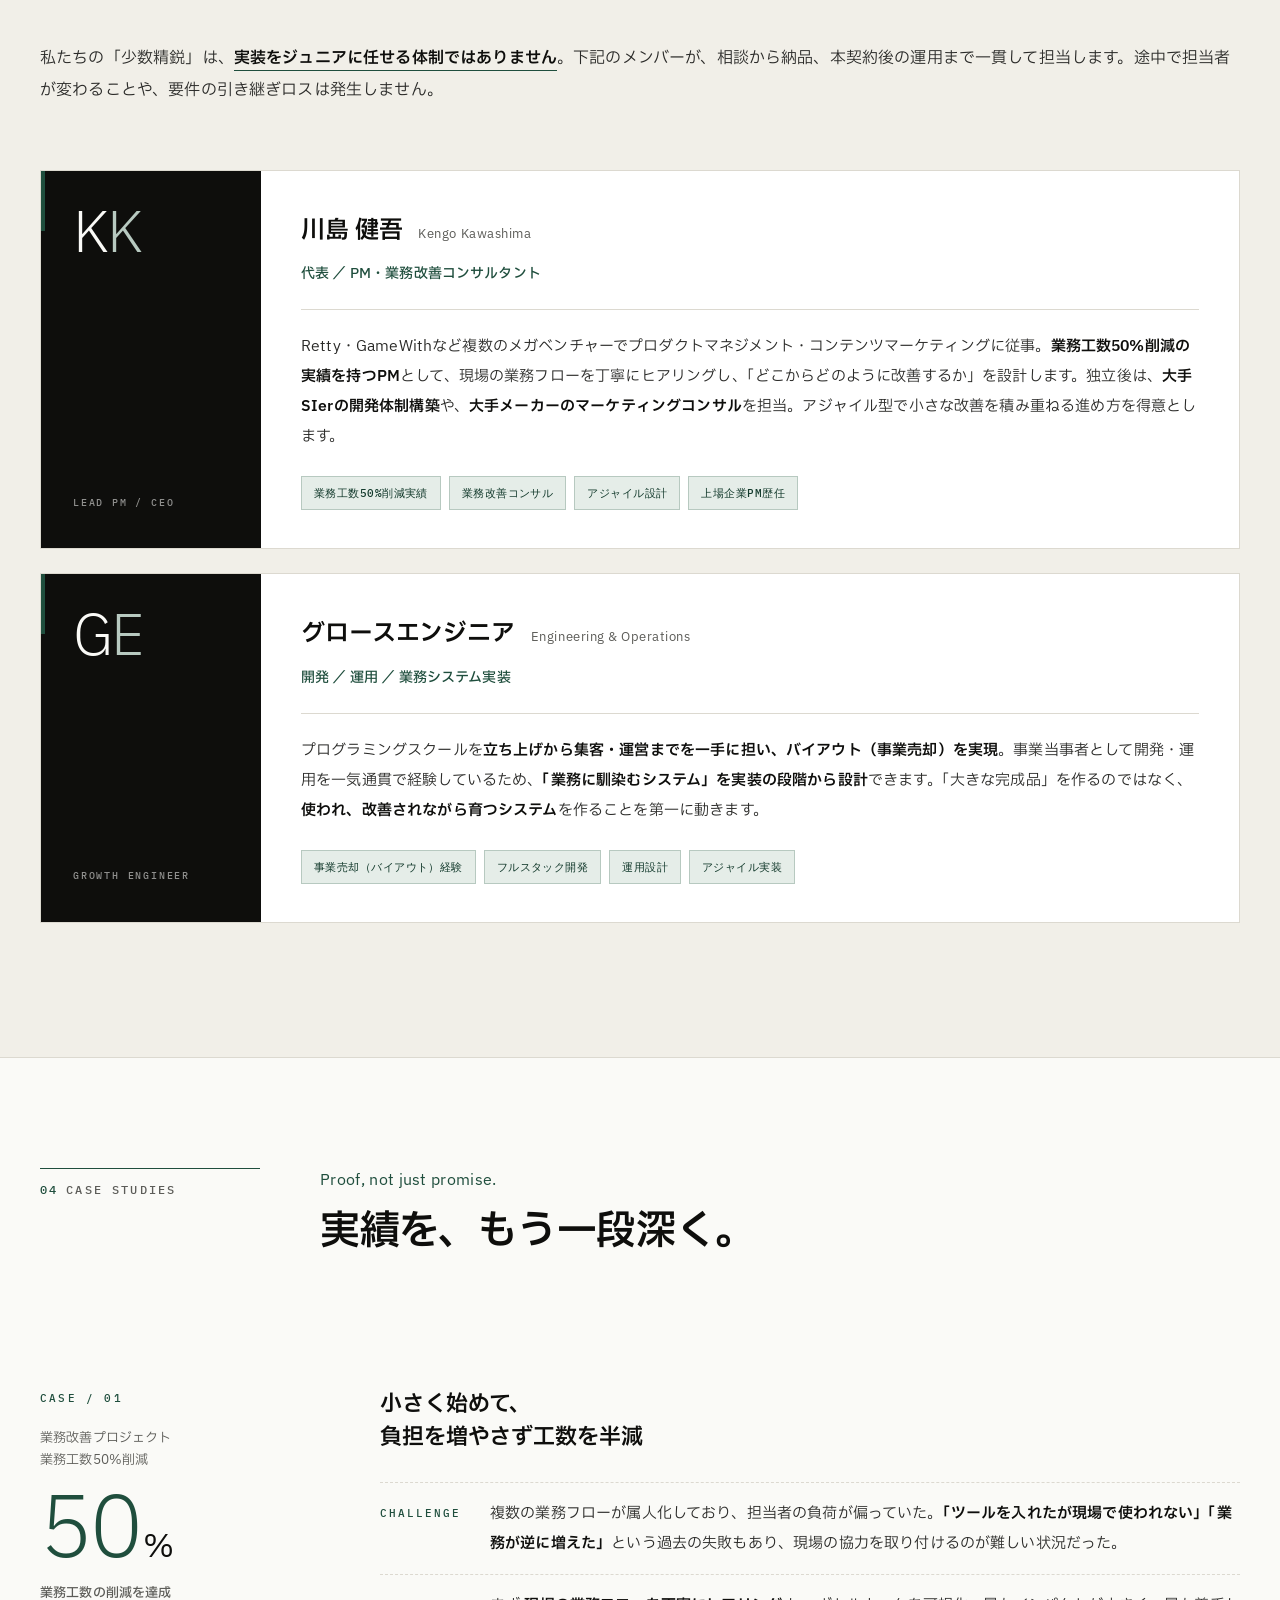
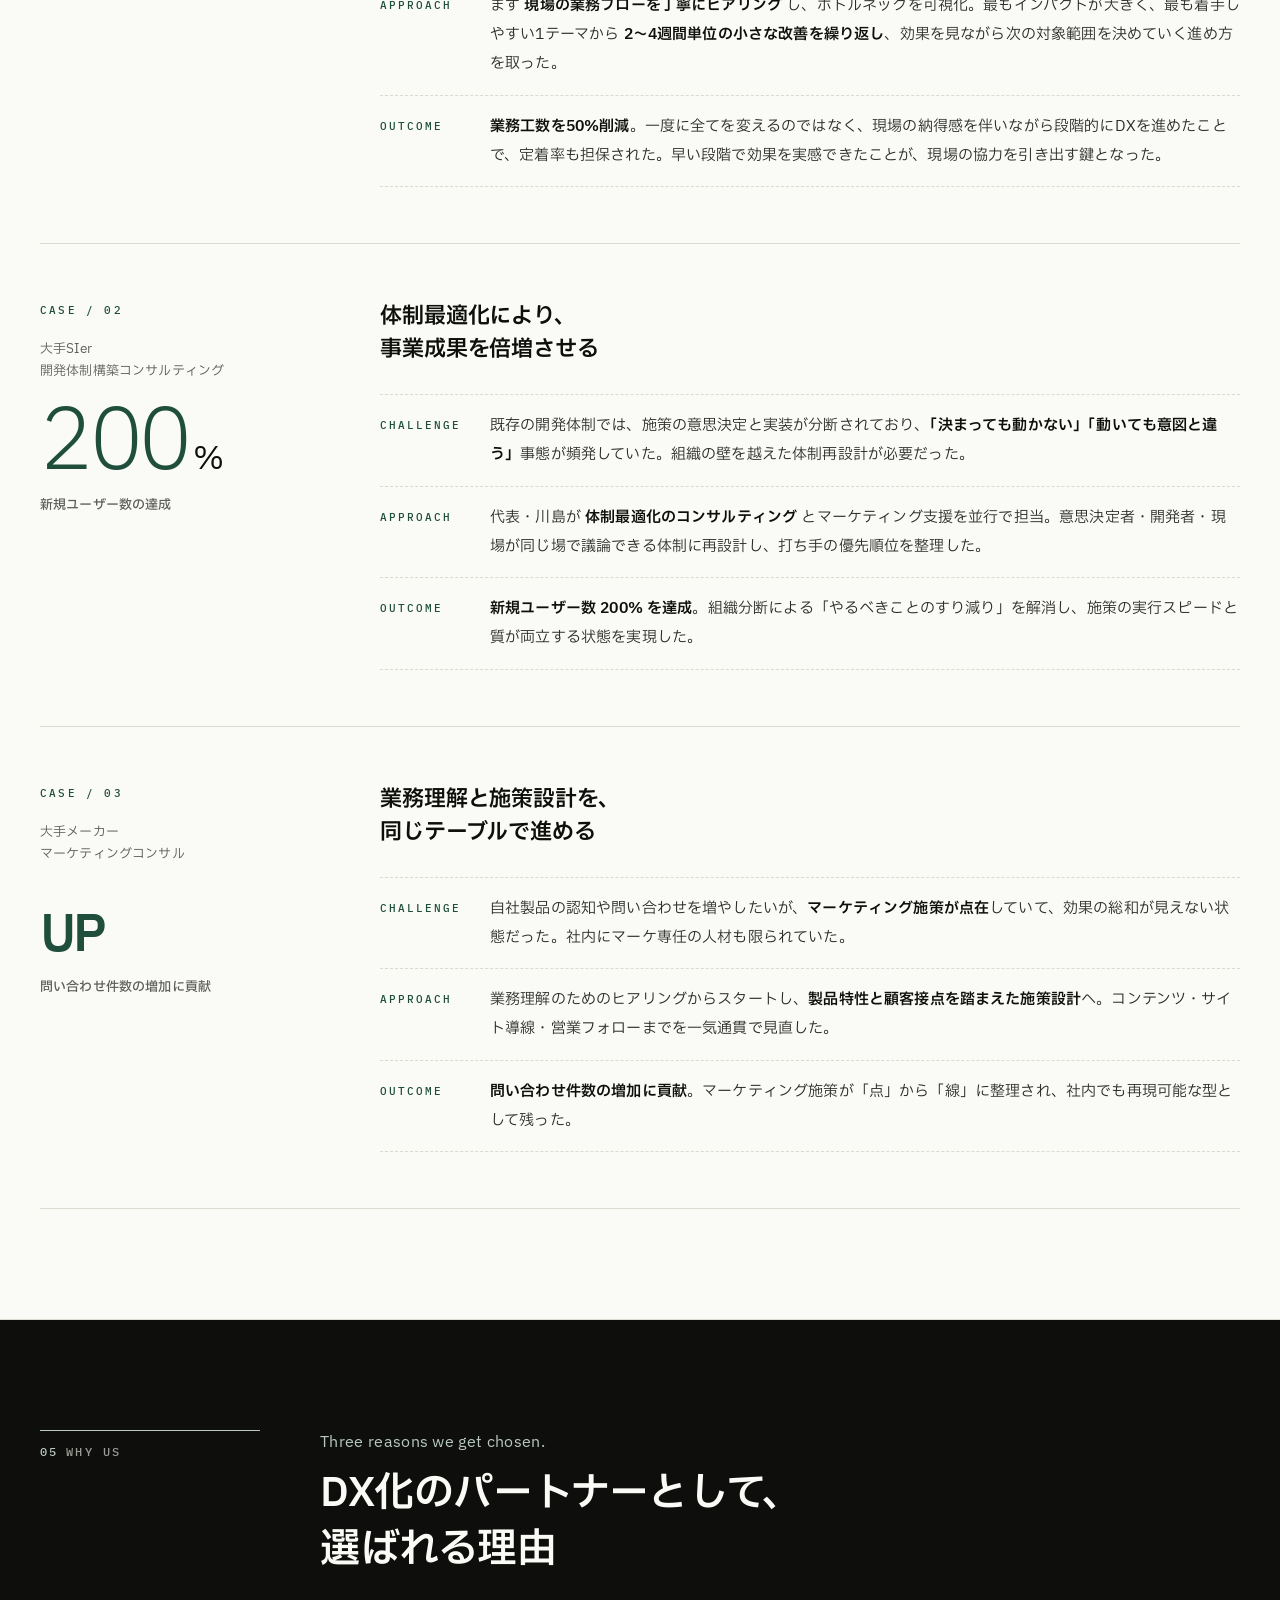
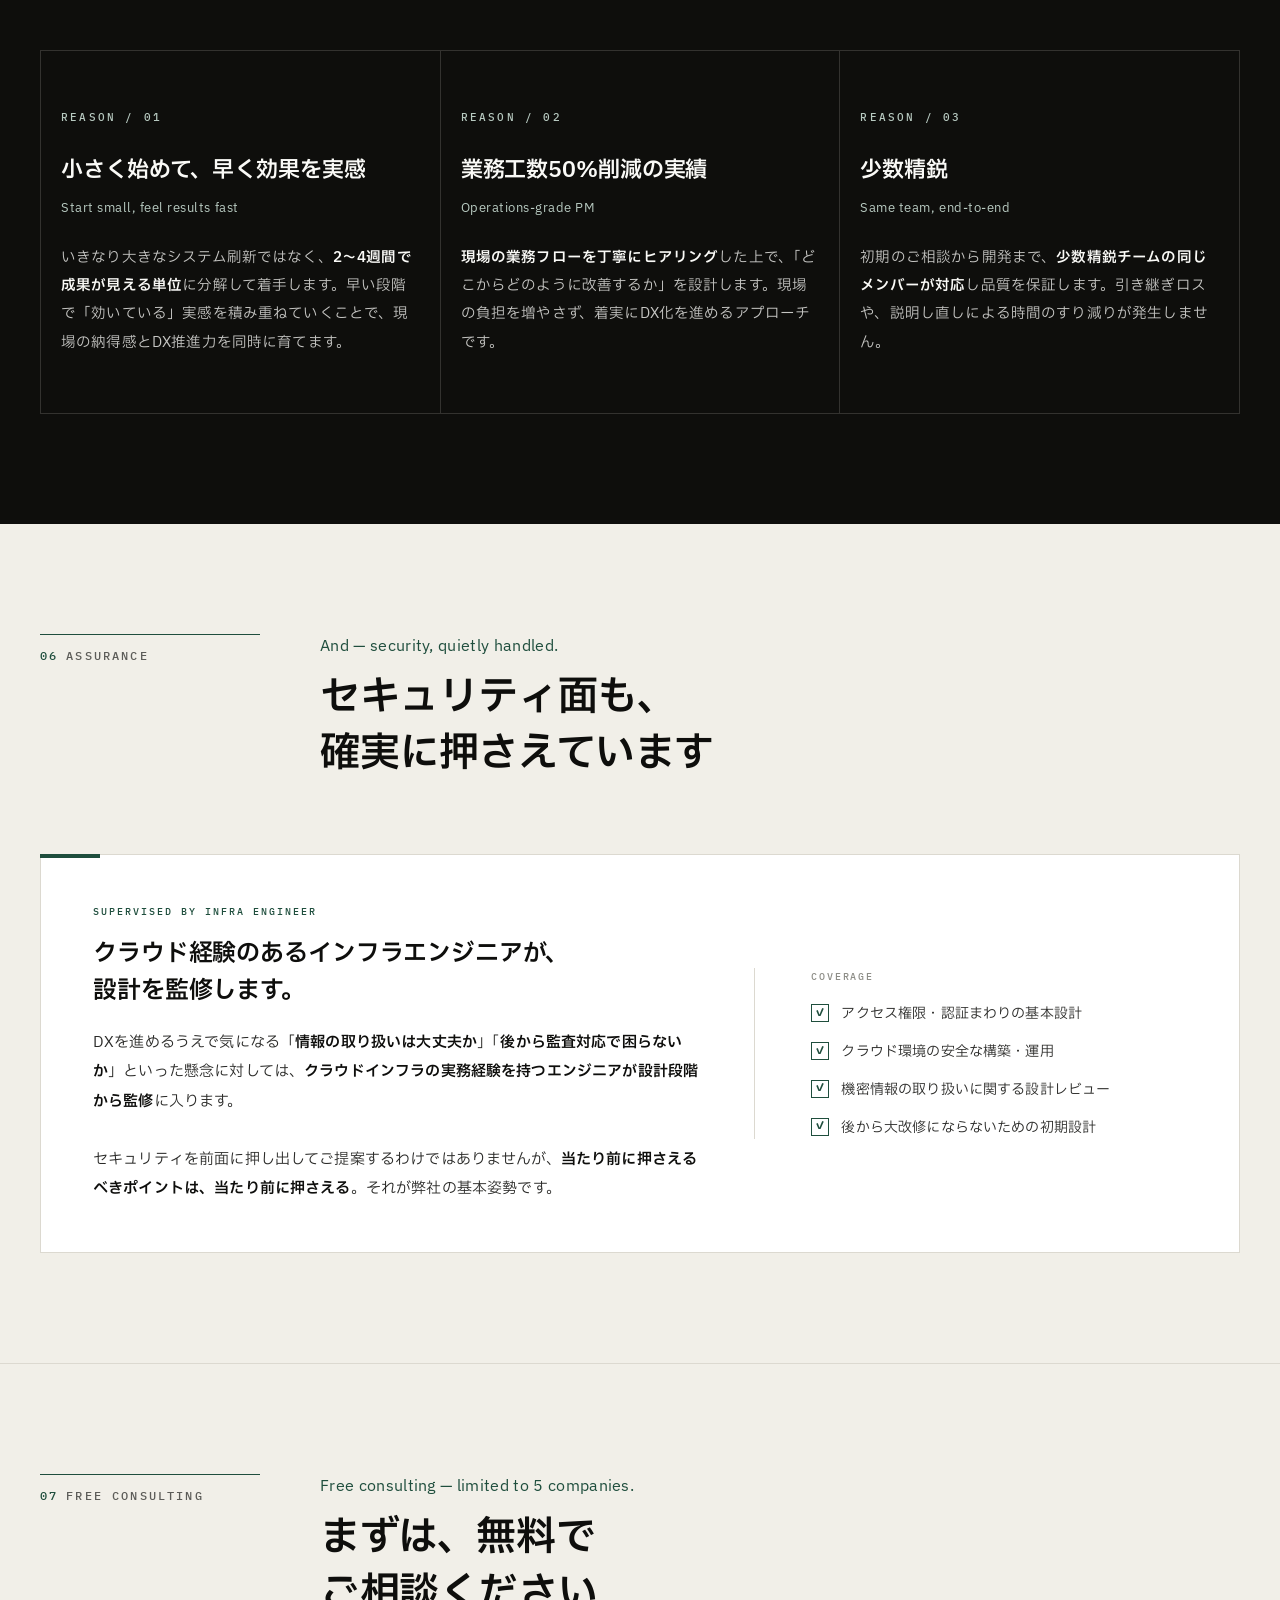
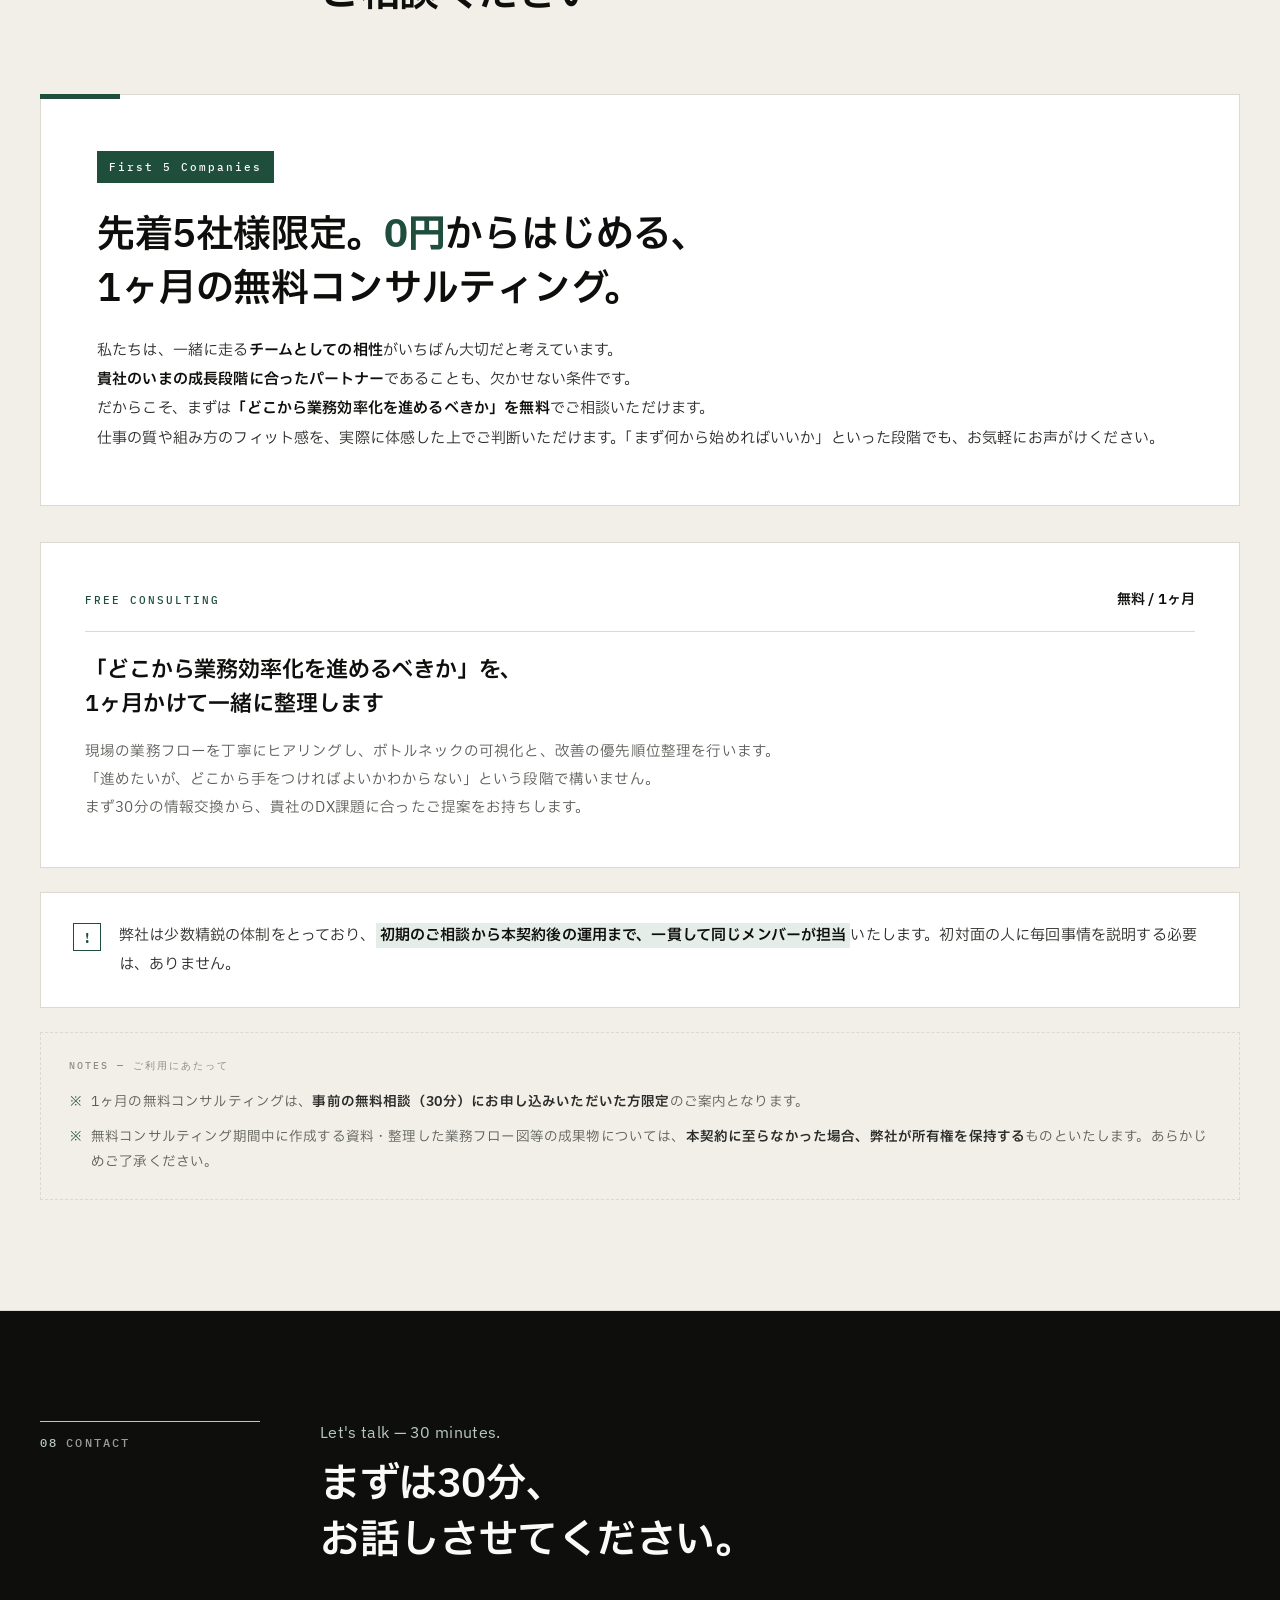
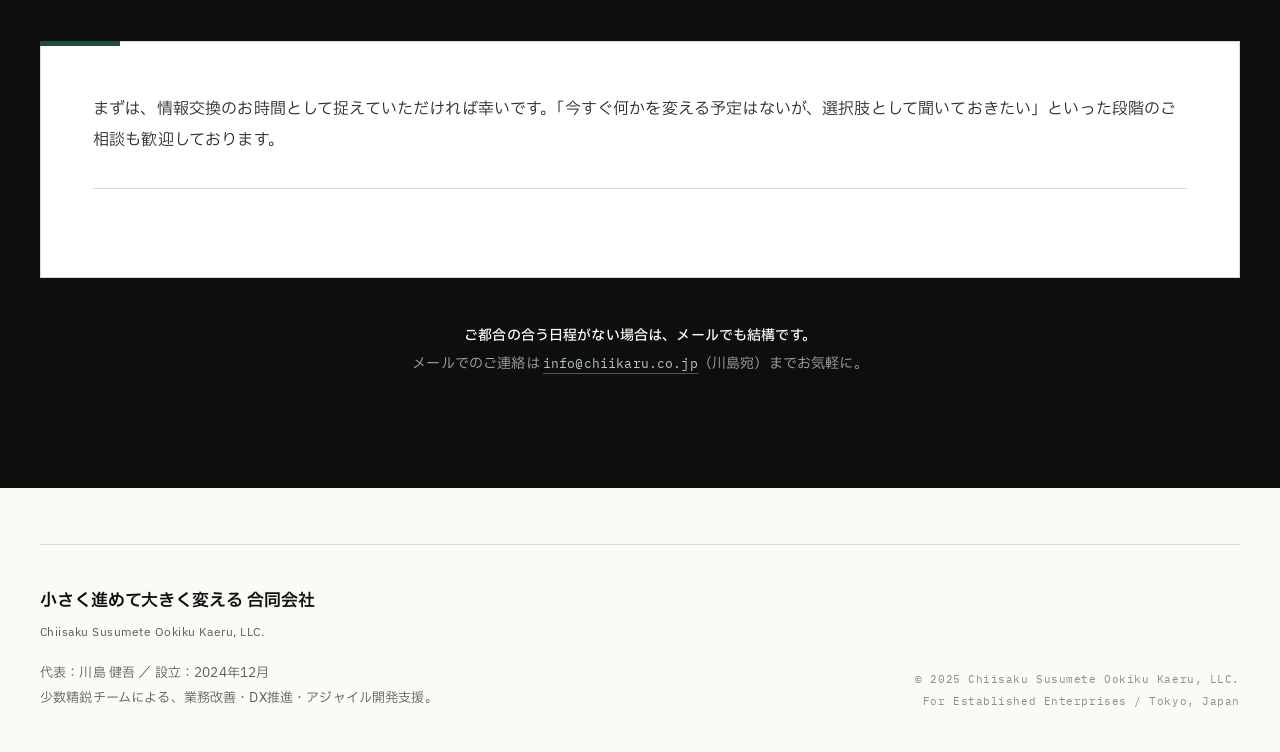
<file: lp/dx/index.html>
<!DOCTYPE html>
<html lang="ja">
<head>
<meta charset="UTF-8">
<meta name="viewport" content="width=device-width, initial-scale=1.0">
<title>段階的に進めるDXのご提案 | 小さく進めて大きく変える合同会社</title>
<meta name="description" content="業務工数50%削減の実績を持つPMが、現場の負担を増やさずDX推進を設計します。アジャイル型の小さな改善を積み重ねるアプローチで、無理なく効果を実感。先着5社限定で1ヶ月の無料コンサルティングをご提供。">
<meta name="robots" content="noindex, nofollow">

<link rel="preconnect" href="https://fonts.googleapis.com">
<link rel="preconnect" href="https://fonts.gstatic.com" crossorigin>
<link href="https://fonts.googleapis.com/css2?family=IBM+Plex+Mono:wght@400;500&family=IBM+Plex+Sans+JP:wght@300;400;500;600;700&family=IBM+Plex+Sans:wght@300;400;500;600;700&display=swap" rel="stylesheet">

<style>
  :root {
    --bg: #FAFAF7;
    --bg-soft: #F1EFE8;
    --bg-card: #FFFFFF;
    --ink: #0E0E0C;
    --ink-2: #2A2A28;
    --ink-3: #5C5C58;
    --ink-4: #8E8E88;
    --rule: #DCD9D0;
    --rule-soft: #EAE7DE;
    --accent: #1F4E3D;
    --accent-deep: #133A2C;
    --accent-soft: #E5EDE8;
    --accent-line: #B7C9C0;
    --max-w: 1280px;
  }

  * { box-sizing: border-box; margin: 0; padding: 0; }
  html { scroll-behavior: smooth; }
  ::selection { background: var(--accent); color: var(--bg); }

  body {
    font-family: "IBM Plex Sans JP", "IBM Plex Sans", -apple-system, BlinkMacSystemFont, sans-serif;
    background: var(--bg);
    color: var(--ink);
    line-height: 1.85;
    font-size: 15.5px;
    font-weight: 400;
    -webkit-font-smoothing: antialiased;
    -moz-osx-font-smoothing: grayscale;
    overflow-x: hidden;
    letter-spacing: 0.01em;
  }

  .container {
    max-width: var(--max-w);
    margin: 0 auto;
    padding: 0 40px;
  }
  @media (max-width: 720px) {
    .container { padding: 0 22px; }
  }

  /* ============ TOPBAR ============ */
  .topbar {
    border-bottom: 1px solid var(--rule);
    position: sticky;
    top: 0;
    z-index: 100;
    backdrop-filter: saturate(1.4) blur(8px);
    background: rgba(250, 250, 247, 0.92);
  }
  .topbar-inner {
    display: flex;
    justify-content: space-between;
    align-items: center;
    padding: 18px 0;
    gap: 24px;
  }
  .brand { display: flex; align-items: center; gap: 14px; }
  .brand-mark {
    width: 28px; height: 28px;
    background: var(--ink);
    position: relative;
    flex-shrink: 0;
  }
  .brand-mark::after {
    content: ""; position: absolute; inset: 6px;
    background: var(--accent);
  }
  .brand-name {
    font-weight: 600; font-size: 14px;
    letter-spacing: 0.02em; line-height: 1.3;
  }
  .brand-name .en {
    display: block;
    font-family: "IBM Plex Sans", sans-serif;
    font-size: 11px; font-weight: 400;
    color: var(--ink-3);
    letter-spacing: 0.04em;
    margin-top: 2px;
  }
  .topbar-cta {
    display: inline-flex; align-items: center; gap: 8px;
    background: var(--ink); color: var(--bg);
    padding: 10px 18px;
    text-decoration: none;
    font-size: 13px; font-weight: 500;
    letter-spacing: 0.02em;
    transition: background 0.2s;
  }
  .topbar-cta:hover { background: var(--accent); }
  @media (max-width: 640px) {
    .topbar-cta { padding: 8px 14px; font-size: 12px; }
  }

  /* ============ HERO ============ */
  .hero {
    padding: 110px 0 120px;
    border-bottom: 1px solid var(--rule);
  }
  .hero-grid {
    display: grid;
    grid-template-columns: 1fr 340px;
    gap: 80px;
    align-items: end;
  }
  .hero-eyebrow {
    font-family: "IBM Plex Mono", monospace;
    font-size: 11px;
    letter-spacing: 0.22em;
    color: var(--accent);
    text-transform: uppercase;
    margin-bottom: 36px;
    display: flex; align-items: center; gap: 14px;
    font-weight: 500;
  }
  .hero-eyebrow::before {
    content: ""; width: 36px; height: 1px;
    background: var(--accent);
  }
  .hero-title {
    font-weight: 600;
    font-size: clamp(34px, 5.4vw, 68px);
    line-height: 1.3;
    letter-spacing: -0.015em;
    margin-bottom: 36px;
    color: var(--ink);
  }
  .hero-title .accent {
    color: var(--accent);
    font-weight: 700;
  }
  .hero-title .sub-en {
    display: block;
    font-family: "IBM Plex Sans", sans-serif;
    font-weight: 300;
    font-size: 0.32em;
    color: var(--ink-3);
    letter-spacing: 0.02em;
    margin-top: 18px;
    line-height: 1.4;
  }
  .hero-lead {
    font-size: 16.5px;
    line-height: 2;
    color: var(--ink-2);
    margin-bottom: 44px;
  }
  .hero-lead strong {
    font-weight: 600;
    color: var(--ink);
    border-bottom: 2px solid var(--accent);
    padding-bottom: 1px;
  }

  .hero-aside {
    border: 1px solid var(--rule);
    background: var(--bg-card);
    padding: 32px 30px;
    position: relative;
  }
  .hero-aside::before {
    content: ""; position: absolute;
    top: 0; left: 0;
    width: 40px; height: 4px;
    background: var(--accent);
  }
  .hero-aside-label {
    font-family: "IBM Plex Mono", monospace;
    font-size: 10px;
    letter-spacing: 0.2em;
    text-transform: uppercase;
    color: var(--ink-4);
    margin-bottom: 18px;
    font-weight: 500;
  }
  .hero-aside-num {
    font-size: 76px;
    line-height: 1;
    font-weight: 300;
    color: var(--ink);
    letter-spacing: -0.04em;
    margin-bottom: 6px;
  }
  .hero-aside-num .unit {
    font-size: 32px;
    color: var(--ink-3);
    margin-left: 4px;
    font-weight: 400;
  }
  .hero-aside-headline {
    font-size: 14px;
    font-weight: 600;
    line-height: 1.6;
    margin-top: 14px;
  }
  .hero-aside-desc {
    font-size: 12.5px;
    color: var(--ink-3);
    line-height: 1.75;
    border-top: 1px solid var(--rule);
    padding-top: 16px;
    margin-top: 16px;
  }

  .hero-cta-row {
    display: flex; gap: 14px; flex-wrap: wrap;
  }

  /* ============ BUTTONS ============ */
  .btn {
    display: inline-flex; align-items: center; gap: 12px;
    padding: 17px 28px;
    font-family: inherit;
    font-weight: 500; font-size: 14.5px;
    text-decoration: none;
    transition: all 0.25s cubic-bezier(0.4, 0, 0.2, 1);
    cursor: pointer;
    letter-spacing: 0.02em;
    border: 1px solid transparent;
    line-height: 1;
  }
  .btn-primary {
    background: var(--ink); color: var(--bg); border-color: var(--ink);
  }
  .btn-primary:hover {
    background: var(--accent); border-color: var(--accent);
  }
  .btn-secondary {
    background: transparent; color: var(--ink); border-color: var(--ink);
  }
  .btn-secondary:hover {
    background: var(--ink); color: var(--bg);
  }
  .btn .arrow {
    transition: transform 0.25s;
    display: inline-block;
    line-height: 1;
  }
  .btn:hover .arrow { transform: translateX(3px); }

  /* ============ SECTION ============ */
  section {
    padding: 110px 0;
    border-bottom: 1px solid var(--rule);
  }
  @media (max-width: 720px) {
    section { padding: 72px 0; }
    .hero { padding: 72px 0 84px; }
  }

  .section-header {
    margin-bottom: 72px;
    display: grid;
    grid-template-columns: 220px 1fr;
    gap: 60px;
    align-items: start;
  }
  .section-num {
    font-family: "IBM Plex Mono", monospace;
    font-size: 12px;
    font-weight: 500;
    color: var(--accent);
    letter-spacing: 0.18em;
    text-transform: uppercase;
    padding-top: 10px;
    border-top: 1px solid var(--accent);
    width: 100%;
  }
  .section-num-label {
    color: var(--ink-3);
    margin-left: 8px;
  }
  .section-title {
    font-weight: 600;
    font-size: clamp(26px, 3.4vw, 40px);
    line-height: 1.4;
    letter-spacing: -0.01em;
    color: var(--ink);
  }
  .section-title .en {
    display: block;
    font-family: "IBM Plex Sans", sans-serif;
    font-weight: 400;
    color: var(--accent);
    font-size: 0.4em;
    margin-bottom: 14px;
    letter-spacing: 0.02em;
  }
  @media (max-width: 880px) {
    .section-header { grid-template-columns: 1fr; gap: 20px; }
  }

  /* ============ PROBLEMS ============ */
  .problems-grid {
    display: grid;
    grid-template-columns: repeat(3, 1fr);
    gap: 0;
    border-top: 1px solid var(--rule);
    border-left: 1px solid var(--rule);
  }
  .problem-card {
    padding: 44px 36px;
    border-right: 1px solid var(--rule);
    border-bottom: 1px solid var(--rule);
    background: var(--bg-card);
    transition: background 0.3s;
  }
  .problem-card:hover { background: var(--bg-soft); }
  .problem-num {
    font-family: "IBM Plex Mono", monospace;
    font-size: 11px;
    color: var(--ink-4);
    letter-spacing: 0.18em;
    margin-bottom: 22px;
    font-weight: 500;
  }
  .problem-headline {
    font-size: 19px;
    font-weight: 600;
    line-height: 1.65;
    margin-bottom: 18px;
  }
  .problem-headline::before {
    content: "「"; color: var(--accent);
  }
  .problem-headline::after {
    content: "」"; color: var(--accent);
  }
  .problem-desc {
    font-size: 14px;
    color: var(--ink-3);
    line-height: 1.9;
  }
  .problems-conclusion {
    margin-top: 64px;
    padding: 36px 40px;
    background: var(--accent-soft);
    border-left: 3px solid var(--accent);
    font-size: 18px;
    font-weight: 500;
    line-height: 1.75;
    color: var(--ink);
  }
  .problems-conclusion strong {
    color: var(--accent-deep);
    font-weight: 700;
  }
  @media (max-width: 720px) {
    .problems-grid { grid-template-columns: 1fr; }
    .problems-conclusion { padding: 28px 24px; font-size: 16px; }
  }

  /* ============ MEMBERS ============ */
  .members { background: var(--bg-soft); }
  .members-intro {
    margin-bottom: 64px;
    font-size: 16px;
    line-height: 2;
    color: var(--ink-2);
  }
  .members-intro strong {
    font-weight: 600;
    color: var(--ink);
    border-bottom: 1.5px solid var(--accent);
  }

  .member {
    background: var(--bg-card);
    border: 1px solid var(--rule);
    margin-bottom: 24px;
    display: grid;
    grid-template-columns: 220px 1fr;
    transition: border-color 0.3s;
  }
  .member:hover { border-color: var(--accent); }
  .member-aside {
    background: var(--ink);
    color: var(--bg);
    padding: 36px 32px;
    display: flex;
    flex-direction: column;
    justify-content: space-between;
    position: relative;
  }
  .member-aside::before {
    content: ""; position: absolute;
    top: 0; left: 0;
    width: 4px; height: 60px;
    background: var(--accent);
  }
  .member-initials {
    font-size: 56px;
    font-weight: 300;
    line-height: 1;
    letter-spacing: -0.04em;
    color: var(--bg);
    margin-bottom: 24px;
  }
  .member-initials .accent { color: var(--accent-line); }
  .member-position {
    font-family: "IBM Plex Mono", monospace;
    font-size: 10px;
    letter-spacing: 0.18em;
    text-transform: uppercase;
    color: rgba(250, 250, 247, 0.55);
    margin-top: auto;
    font-weight: 500;
  }

  .member-body {
    padding: 38px 40px;
  }
  .member-name-row {
    display: flex;
    align-items: baseline;
    gap: 16px;
    flex-wrap: wrap;
    margin-bottom: 8px;
  }
  .member-name {
    font-size: 24px;
    font-weight: 600;
    letter-spacing: -0.005em;
  }
  .member-name-en {
    font-family: "IBM Plex Sans", sans-serif;
    font-size: 13px;
    color: var(--ink-3);
    font-weight: 400;
    letter-spacing: 0.04em;
  }
  .member-role {
    font-size: 14px;
    color: var(--accent);
    font-weight: 500;
    margin-bottom: 22px;
    padding-bottom: 22px;
    border-bottom: 1px solid var(--rule);
  }
  .member-bio {
    font-size: 15px;
    line-height: 2;
    color: var(--ink-2);
    margin-bottom: 24px;
  }
  .member-bio strong {
    font-weight: 600;
    color: var(--ink);
  }
  .member-tags {
    display: flex;
    flex-wrap: wrap;
    gap: 8px;
  }
  .member-tag {
    font-family: "IBM Plex Mono", monospace;
    font-size: 11px;
    letter-spacing: 0.04em;
    color: var(--accent-deep);
    background: var(--accent-soft);
    padding: 6px 12px;
    border: 1px solid var(--accent-line);
    font-weight: 500;
  }
  @media (max-width: 880px) {
    .member { grid-template-columns: 1fr; }
    .member-aside {
      padding: 28px 30px;
      flex-direction: row;
      justify-content: space-between;
      align-items: flex-end;
    }
    .member-aside::before { width: 60px; height: 4px; }
    .member-initials { margin-bottom: 0; font-size: 44px; }
    .member-position { margin-top: 0; }
    .member-body { padding: 32px 28px; }
  }

  /* ============ APPROACH (process steps) ============ */
  .approach-list {
    border-top: 1px solid var(--rule);
  }
  .approach-step {
    display: grid;
    grid-template-columns: 100px 1fr 1.4fr;
    gap: 60px;
    padding: 48px 0;
    border-bottom: 1px solid var(--rule);
    align-items: start;
  }
  .approach-num {
    font-family: "IBM Plex Mono", monospace;
    font-size: 12px;
    color: var(--accent);
    letter-spacing: 0.18em;
    font-weight: 500;
    padding-top: 6px;
  }
  .approach-title {
    font-size: 21px;
    font-weight: 600;
    line-height: 1.55;
    letter-spacing: -0.005em;
  }
  .approach-title-en {
    display: block;
    font-family: "IBM Plex Sans", sans-serif;
    font-weight: 400;
    font-size: 12px;
    color: var(--ink-4);
    margin-bottom: 10px;
    letter-spacing: 0.06em;
    text-transform: uppercase;
  }
  .approach-body {
    font-size: 15px;
    line-height: 2;
    color: var(--ink-2);
  }
  .approach-body strong {
    font-weight: 600;
    color: var(--ink);
    border-bottom: 1.5px solid var(--accent);
  }
  @media (max-width: 880px) {
    .approach-step {
      grid-template-columns: 1fr;
      gap: 16px;
      padding: 36px 0;
    }
  }

  /* ============ CASES ============ */
  .case {
    display: grid;
    grid-template-columns: 280px 1fr;
    gap: 60px;
    padding: 56px 0;
    border-bottom: 1px solid var(--rule);
    align-items: start;
  }
  .case:first-of-type { border-top: 1px solid var(--rule); }
  .case-aside { position: sticky; top: 100px; }
  .case-num {
    font-family: "IBM Plex Mono", monospace;
    font-size: 11px;
    letter-spacing: 0.2em;
    color: var(--accent);
    margin-bottom: 18px;
    font-weight: 500;
  }
  .case-client {
    font-size: 13px;
    color: var(--ink-3);
    margin-bottom: 18px;
    line-height: 1.7;
  }
  .case-headline-num {
    font-size: 84px;
    line-height: 1;
    font-weight: 300;
    color: var(--accent);
    letter-spacing: -0.04em;
    margin-bottom: 8px;
  }
  .case-headline-num .unit {
    font-size: 32px;
    color: var(--ink);
    margin-left: 4px;
    font-weight: 400;
  }
  .case-headline-label {
    font-size: 13px;
    color: var(--ink-3);
    font-weight: 500;
  }
  .case-title {
    font-size: 22px;
    font-weight: 600;
    line-height: 1.5;
    margin-bottom: 28px;
    color: var(--ink);
    letter-spacing: -0.005em;
  }
  .case-step {
    display: grid;
    grid-template-columns: 90px 1fr;
    gap: 20px;
    padding: 16px 0;
    border-top: 1px dashed var(--rule);
  }
  .case-step:last-child { border-bottom: 1px dashed var(--rule); }
  .case-step-label {
    font-family: "IBM Plex Mono", monospace;
    font-size: 11px;
    letter-spacing: 0.18em;
    text-transform: uppercase;
    color: var(--accent);
    font-weight: 500;
    padding-top: 4px;
  }
  .case-step-content {
    font-size: 15px;
    line-height: 1.95;
    color: var(--ink-2);
  }
  .case-step-content strong {
    font-weight: 600;
    color: var(--ink);
  }
  @media (max-width: 880px) {
    .case {
      grid-template-columns: 1fr;
      gap: 28px;
      padding: 44px 0;
    }
    .case-aside { position: static; }
    .case-headline-num { font-size: 64px; }
    .case-step { grid-template-columns: 1fr; gap: 4px; }
  }

  /* ============ REASONS ============ */
  .reasons {
    background: var(--ink);
    color: var(--bg);
    border-bottom: none;
  }
  .reasons .section-num { color: var(--accent-line); border-top-color: var(--accent-line); }
  .reasons .section-num-label { color: rgba(250, 250, 247, 0.6); }
  .reasons .section-title { color: var(--bg); }
  .reasons .section-title .en { color: var(--accent-line); }

  .reasons-grid {
    display: grid;
    grid-template-columns: repeat(3, 1fr);
    gap: 0;
    border-top: 1px solid rgba(220, 217, 208, 0.18);
    border-left: 1px solid rgba(220, 217, 208, 0.18);
  }
  .reason-card {
    padding: 56px 20px;
    border-right: 1px solid rgba(220, 217, 208, 0.18);
    border-bottom: 1px solid rgba(220, 217, 208, 0.18);
    transition: background 0.3s;
  }
  .reason-card:hover { background: rgba(220, 217, 208, 0.04); }
  .reason-num {
    font-family: "IBM Plex Mono", monospace;
    font-size: 11px;
    letter-spacing: 0.2em;
    color: var(--accent-line);
    margin-bottom: 26px;
    font-weight: 500;
  }
  .reason-title {
    font-size: 22px;
    font-weight: 600;
    line-height: 1.55;
    margin-bottom: 8px;
    color: var(--bg);
    letter-spacing: -0.005em;
  }
  .reason-title-en {
    font-family: "IBM Plex Sans", sans-serif;
    font-size: 13px;
    color: var(--accent-line);
    font-weight: 400;
    margin-bottom: 24px;
    letter-spacing: 0.04em;
  }
  .reason-body {
    font-size: 14.5px;
    line-height: 1.95;
    color: rgba(250, 250, 247, 0.78);
  }
  .reason-body strong {
    color: var(--bg);
    font-weight: 600;
  }
  @media (max-width: 960px) {
    .reasons-grid { grid-template-columns: 1fr; }
    .reason-card { padding: 40px 28px; }
  }

  /* ============ ASSURANCE (補強要素) ============ */
  .assurance {
    background: var(--bg-soft);
  }
  .assurance-card {
    background: var(--bg-card);
    border: 1px solid var(--rule);
    padding: 48px 52px;
    display: grid;
    grid-template-columns: 1.4fr 1fr;
    gap: 56px;
    align-items: center;
    position: relative;
  }
  .assurance-card::before {
    content: ""; position: absolute;
    top: -1px; left: -1px;
    width: 60px; height: 4px;
    background: var(--accent);
  }
  .assurance-eyebrow {
    font-family: "IBM Plex Mono", monospace;
    font-size: 10px;
    letter-spacing: 0.2em;
    text-transform: uppercase;
    color: var(--accent);
    font-weight: 500;
    margin-bottom: 14px;
  }
  .assurance-title {
    font-size: 24px;
    font-weight: 600;
    line-height: 1.55;
    letter-spacing: -0.005em;
    margin-bottom: 18px;
  }
  .assurance-body {
    font-size: 15px;
    line-height: 1.95;
    color: var(--ink-2);
  }
  .assurance-body strong {
    font-weight: 600;
    color: var(--ink);
  }
  .assurance-aside {
    border-left: 1px solid var(--rule);
    padding-left: 56px;
  }
  .assurance-aside-label {
    font-family: "IBM Plex Mono", monospace;
    font-size: 10px;
    letter-spacing: 0.18em;
    text-transform: uppercase;
    color: var(--ink-4);
    margin-bottom: 16px;
    font-weight: 500;
  }
  .assurance-aside-list {
    list-style: none;
    display: flex;
    flex-direction: column;
    gap: 14px;
  }
  .assurance-aside-list li {
    display: flex;
    align-items: flex-start;
    gap: 12px;
    font-size: 14px;
    line-height: 1.7;
    color: var(--ink-2);
  }
  .assurance-check {
    flex-shrink: 0;
    width: 18px;
    height: 18px;
    border: 1.5px solid var(--accent);
    color: var(--accent);
    display: flex;
    align-items: center;
    justify-content: center;
    margin-top: 2px;
    font-size: 11px;
    font-weight: 700;
  }
  @media (max-width: 880px) {
    .assurance-card {
      grid-template-columns: 1fr;
      gap: 32px;
      padding: 36px 28px;
    }
    .assurance-aside {
      border-left: none;
      border-top: 1px solid var(--rule);
      padding-left: 0;
      padding-top: 28px;
    }
  }

  /* ============ OFFER ============ */
  .offer { background: var(--bg-soft); }
  .offer-banner {
    background: var(--bg-card);
    border: 1px solid var(--rule);
    padding: 56px 56px 52px;
    margin-bottom: 36px;
    position: relative;
  }
  .offer-banner::before {
    content: ""; position: absolute;
    top: -1px; left: -1px;
    width: 80px; height: 5px;
    background: var(--accent);
  }
  .offer-tag {
    display: inline-flex; align-items: center; gap: 8px;
    background: var(--accent); color: var(--bg);
    font-family: "IBM Plex Mono", monospace;
    font-size: 11px;
    letter-spacing: 0.18em;
    padding: 6px 12px;
    margin-bottom: 26px;
    font-weight: 500;
  }
  .offer-title {
    font-size: clamp(26px, 3.6vw, 38px);
    font-weight: 600;
    line-height: 1.4;
    margin-bottom: 20px;
    letter-spacing: -0.01em;
  }
  .offer-title .accent {
    color: var(--accent);
    font-weight: 700;
  }
  .offer-sub {
    font-size: 15px;
    color: var(--ink-2);
    line-height: 1.95;
  }
  .offer-sub strong { font-weight: 600; color: var(--ink); }

  .offer-single {
    background: var(--bg-card);
    border: 1px solid var(--rule);
    padding: 44px 44px;
    margin-bottom: 24px;
    transition: border-color 0.3s;
  }
  .offer-single:hover { border-color: var(--accent); }
  .offer-single-header {
    display: flex;
    justify-content: space-between;
    align-items: baseline;
    margin-bottom: 22px;
    padding-bottom: 18px;
    border-bottom: 1px solid var(--rule);
    flex-wrap: wrap;
    gap: 12px;
  }
  .offer-single-label {
    font-family: "IBM Plex Mono", monospace;
    font-size: 11px;
    letter-spacing: 0.18em;
    text-transform: uppercase;
    color: var(--accent);
    font-weight: 500;
  }
  .offer-single-price {
    font-size: 14px;
    font-weight: 600;
    color: var(--ink);
  }
  .offer-single-title {
    font-size: 22px;
    font-weight: 600;
    line-height: 1.55;
    margin-bottom: 16px;
    letter-spacing: -0.005em;
  }
  .offer-single-desc {
    font-size: 14.5px;
    color: var(--ink-3);
    line-height: 1.95;
  }
  .offer-single-desc strong {
    font-weight: 600;
    color: var(--ink);
  }

  @media (max-width: 720px) {
    .offer-banner { padding: 36px 26px; }
    .offer-single { padding: 32px 26px; }
  }

  .offer-promise {
    background: var(--bg-card);
    border: 1px solid var(--rule);
    padding: 28px 32px;
    font-size: 15px;
    line-height: 1.95;
    color: var(--ink-2);
    display: flex;
    gap: 18px;
    align-items: flex-start;
  }
  .offer-promise-icon {
    flex-shrink: 0;
    width: 28px; height: 28px;
    border: 1.5px solid var(--accent);
    color: var(--accent);
    display: flex; align-items: center; justify-content: center;
    font-family: "IBM Plex Mono", monospace;
    font-size: 14px;
    font-weight: 600;
    margin-top: 2px;
  }
  .offer-promise strong {
    font-weight: 600;
    color: var(--ink);
    background: var(--accent-soft);
    padding: 1px 4px;
  }

  /* ============ OFFER NOTES ============ */
  .offer-notes {
    margin-top: 24px;
    padding: 24px 28px;
    background: transparent;
    border: 1px dashed var(--rule);
  }
  .offer-notes-label {
    font-family: "IBM Plex Mono", monospace;
    font-size: 10px;
    letter-spacing: 0.2em;
    text-transform: uppercase;
    color: var(--ink-4);
    margin-bottom: 14px;
    font-weight: 500;
  }
  .offer-notes-list {
    list-style: none;
    padding: 0; margin: 0;
    display: flex;
    flex-direction: column;
    gap: 10px;
  }
  .offer-notes-list li {
    font-size: 13.5px;
    line-height: 1.85;
    color: var(--ink-3);
    padding-left: 22px;
    position: relative;
  }
  .offer-notes-list li::before {
    content: "※";
    position: absolute;
    left: 0; top: 0;
    color: var(--accent);
    font-weight: 600;
  }
  .offer-notes-list strong {
    font-weight: 600;
    color: var(--ink-2);
  }

  /* ============ FORM ============ */
  .form-section {
    background: var(--ink);
    color: var(--bg);
    border-bottom: none;
  }
  .form-section .section-num { color: var(--accent-line); border-top-color: var(--accent-line); }
  .form-section .section-num-label { color: rgba(250, 250, 247, 0.6); }
  .form-section .section-title { color: var(--bg); }
  .form-section .section-title .en { color: var(--accent-line); }

  .form-wrap {
    background: var(--bg-card);
    color: var(--ink);
    padding: 52px;
    border: 1px solid var(--rule);
    position: relative;
  }
  .form-wrap::before {
    content: ""; position: absolute;
    top: -1px; left: -1px;
    width: 80px; height: 5px;
    background: var(--accent);
  }
  .form-intro {
    font-size: 16px;
    line-height: 1.95;
    margin-bottom: 36px;
    padding-bottom: 32px;
    border-bottom: 1px solid var(--rule);
    color: var(--ink-2);
  }
  .form-intro strong {
    font-weight: 600;
    color: var(--ink);
  }
  .form-grid {
    display: grid;
    grid-template-columns: 1fr 1fr;
    gap: 20px;
    margin-bottom: 22px;
  }
  @media (max-width: 600px) { .form-grid { grid-template-columns: 1fr; } }
  .form-group { margin-bottom: 22px; }
  .form-group label {
    display: block;
    font-size: 13px;
    font-weight: 500;
    color: var(--ink-2);
    margin-bottom: 8px;
    letter-spacing: 0.02em;
  }
  .req { color: var(--accent); font-size: 11px; font-weight: 600; }
  .form-group input {
    width: 100%;
    padding: 12px 16px;
    border: 1px solid var(--rule);
    background: var(--bg);
    color: var(--ink);
    font-family: "IBM Plex Sans JP", "IBM Plex Sans", sans-serif;
    font-size: 15px;
    outline: none;
    transition: border-color 0.2s;
    -webkit-appearance: none;
    border-radius: 0;
  }
  .form-group input::placeholder { color: var(--ink-4); }
  .form-group input:focus { border-color: var(--accent); }
  .form-group input.field-error { border-color: #b94a48; }
  .form-error-msg {
    display: none;
    color: #b94a48;
    font-size: 13px;
    margin-bottom: 16px;
    line-height: 1.6;
  }
  .form-btn {
    background: var(--accent);
    color: var(--bg);
    border: none;
    padding: 16px 44px;
    font-family: "IBM Plex Sans JP", "IBM Plex Sans", sans-serif;
    font-size: 15px;
    font-weight: 500;
    letter-spacing: 0.04em;
    cursor: pointer;
    transition: background 0.2s;
    margin-top: 8px;
  }
  .form-btn:hover:not(:disabled) { background: var(--accent-deep); }
  .form-btn:disabled { opacity: 0.55; cursor: not-allowed; }
  .form-success {
    display: none;
    text-align: center;
    padding: 16px 0 8px;
  }
  .form-success-check {
    width: 54px; height: 54px;
    background: var(--accent);
    color: var(--bg);
    border-radius: 50%;
    display: flex; align-items: center; justify-content: center;
    font-size: 24px;
    margin: 0 auto 24px;
  }
  .form-success-title { font-size: 20px; font-weight: 600; margin-bottom: 10px; }
  .form-success-body { color: var(--ink-3); font-size: 15px; line-height: 1.9; margin-bottom: 32px; }
  .form-success-timerex {
    background: var(--bg-soft);
    border: 1px solid var(--rule);
    padding: 28px 32px;
  }
  .form-success-timerex p { font-size: 14px; color: var(--ink-3); margin-bottom: 16px; }
  .timerex-btn {
    display: inline-block;
    background: var(--accent);
    color: var(--bg);
    text-decoration: none;
    padding: 14px 32px;
    font-size: 15px;
    font-weight: 500;
    letter-spacing: 0.03em;
    transition: background 0.2s;
  }
  .timerex-btn:hover { background: var(--accent-deep); }
  @media (max-width: 720px) {
    .form-wrap { padding: 32px 22px; }
  }

  .alt-contact {
    margin-top: 44px;
    text-align: center;
    color: rgba(250, 250, 247, 0.65);
    font-size: 14px;
    line-height: 2;
  }
  .alt-contact a {
    color: var(--accent-line);
    text-decoration: none;
    font-family: "IBM Plex Mono", monospace;
    font-size: 13px;
    border-bottom: 1px solid rgba(183, 201, 192, 0.4);
    padding-bottom: 1px;
    transition: border-color 0.2s;
  }
  .alt-contact a:hover { border-bottom-color: var(--accent-line); }
  .alt-contact strong {
    color: var(--bg);
    font-weight: 500;
  }

  /* ============ FOOTER ============ */
  footer {
    background: var(--bg);
    padding: 56px 0 40px;
  }
  .footer-grid {
    display: grid;
    grid-template-columns: 1fr 1fr;
    gap: 40px;
    align-items: end;
    border-top: 1px solid var(--rule);
    padding-top: 40px;
  }
  .footer-brand-name {
    font-size: 17px;
    font-weight: 600;
    margin-bottom: 4px;
    letter-spacing: -0.005em;
  }
  .footer-brand-en {
    font-family: "IBM Plex Sans", sans-serif;
    font-size: 12px;
    color: var(--ink-3);
    margin-bottom: 18px;
    letter-spacing: 0.04em;
  }
  .footer-info {
    font-size: 13px;
    color: var(--ink-3);
    line-height: 1.95;
  }
  .footer-meta {
    font-family: "IBM Plex Mono", monospace;
    font-size: 11px;
    color: var(--ink-4);
    letter-spacing: 0.05em;
    line-height: 2;
    text-align: right;
  }
  @media (max-width: 720px) {
    .footer-grid { grid-template-columns: 1fr; gap: 28px; }
    .footer-meta { text-align: left; }
  }

  /* ============ SCROLL REVEAL ============ */
  .reveal {
    opacity: 0;
    transform: translateY(20px);
    transition: opacity 0.85s cubic-bezier(0.4, 0, 0.2, 1), transform 0.85s cubic-bezier(0.4, 0, 0.2, 1);
  }
  .reveal.in { opacity: 1; transform: translateY(0); }

  @media (max-width: 880px) {
    .hero-grid { grid-template-columns: 1fr; gap: 44px; }
  }

  @media (prefers-reduced-motion: reduce) {
    *, *::before, *::after {
      animation-duration: 0.01ms !important;
      transition-duration: 0.01ms !important;
    }
    .reveal { opacity: 1; transform: none; }
  }
</style>
</head>
<body>

<!-- ===== TOPBAR ===== -->
<header class="topbar">
  <div class="container topbar-inner">
    <a href="/" class="brand" style="text-decoration:none;color:inherit;">
      <div class="brand-mark"></div>
      <div class="brand-name">
        小さく進めて大きく変える 合同会社
        <span class="en">Chiisaku Susumete Ookiku Kaeru, LLC.</span>
      </div>
    </a>
    <a href="#contact" class="topbar-cta">
      無料相談に申し込む
      <span class="arrow">→</span>
    </a>
  </div>
</header>

<main>

<!-- ===== HERO ===== -->
<section class="hero">
  <div class="container">
    <div class="hero-grid">
      <div>
        <div class="hero-eyebrow reveal">For Established Enterprises</div>
        <h1 class="hero-title reveal">
          現場の負担を増やさず、<br>
          <span class="accent">着実に</span>進めるDX。
          <span class="sub-en">DX & security for established enterprises, without burdening your team.</span>
        </h1>
        <p class="hero-lead reveal">
          DXの停滞・内製化のつまずき・「何から始めればいいかわからない」という漠然とした不安。<strong>業務工数50%削減の実績を持つPM</strong>が、<strong>アジャイルで小さな改善を積み重ねる</strong>進め方で、貴社に合ったDX化を設計します。
          まずは <strong>1ヶ月の無料コンサルティング</strong> から、お気軽にご相談ください。
        </p>
        <div class="hero-cta-row reveal">
          <a href="#offer" class="btn btn-primary">
            無料コンサルの詳細を見る
            <span class="arrow">→</span>
          </a>
          <a href="#contact" class="btn btn-secondary">
            30分の相談に申し込む
            <span class="arrow">→</span>
          </a>
        </div>
      </div>
      <aside class="hero-aside reveal">
        <div class="hero-aside-label">Limited Offer</div>
        <div class="hero-aside-num">5<span class="unit">社</span></div>
        <div class="hero-aside-headline">先着5社様限定<br>1ヶ月無料コンサルティング</div>
        <div class="hero-aside-desc">
          少数精鋭の体制を維持するため、新規のお取引は限定的にお受けしております。
        </div>
      </aside>
    </div>
  </div>
</section>

<!-- ===== PROBLEMS ===== -->
<section>
  <div class="container">
    <div class="section-header">
      <div class="section-num">01<span class="section-num-label">Challenges</span></div>
      <h2 class="section-title">
        <span class="en">If any of these sound familiar—</span>
        DX推進にあたり、こんな悩みはありませんか。
      </h2>
    </div>

    <div class="problems-grid reveal">
      <div class="problem-card">
        <div class="problem-num">No. 01</div>
        <h3 class="problem-headline">プロジェクトが頓挫</h3>
        <p class="problem-desc">DXプロジェクトを始めたものの途中で止まっている、または期待した成果が出ていない。投じたコストの回収が見えない。</p>
      </div>
      <div class="problem-card">
        <div class="problem-num">No. 02</div>
        <h3 class="problem-headline">内製化が進まない</h3>
        <p class="problem-desc">内製化を目指したが、人材・ノウハウ不足で推進が止まっている。外部に任せきりでは、社内に知見が残らない。</p>
      </div>
      <div class="problem-card">
        <div class="problem-num">No. 03</div>
        <h3 class="problem-headline">最初の一歩が踏み出せない</h3>
        <p class="problem-desc">必要なリソースや知識に不安があり、DX推進に踏み出せずにいる。まず何から手をつければよいかが見えない。</p>
      </div>
    </div>

    <div class="problems-conclusion reveal">
      そのお悩み、<strong>業務設計から開発・運用まで一気通貫</strong>で。<br>
      現場の負担を増やさず、解決いたします。
    </div>
  </div>
</section>

<!-- ===== APPROACH ===== -->
<section id="approach">
  <div class="container">
    <div class="section-header">
      <div class="section-num">02<span class="section-num-label">Approach</span></div>
      <h2 class="section-title">
        <span class="en">How we work — without burdening your team.</span>
        現場の負担をゼロに近づける、<br>進め方の考え方。
      </h2>
    </div>

    <div class="approach-list">
      <div class="approach-step reveal">
        <div class="approach-num">STEP / 01</div>
        <div>
          <span class="approach-title-en">Listen first</span>
          <h3 class="approach-title">現場の業務フローを<br>丁寧にヒアリングする</h3>
        </div>
        <div class="approach-body">
          いきなりツールやシステムの話はしません。まずは <strong>現場で実際に手を動かしている方々の業務フローを丁寧にヒアリング</strong> し、どこにボトルネックがあるのかを可視化することから始めます。
        </div>
      </div>

      <div class="approach-step reveal">
        <div class="approach-num">STEP / 02</div>
        <div>
          <span class="approach-title-en">Start small</span>
          <h3 class="approach-title">できるところから、<br>小さく始める</h3>
        </div>
        <div class="approach-body">
          一度に全てを変えようとするDXは、ほぼ確実に頓挫します。最もインパクトが大きく、最も着手しやすい1テーマから <strong>2〜4週間で成果が出る単位に分解</strong> し、現場の負担が小さい順に着手します。「まず動かして、効果を見ながら次を決める」進め方です。
        </div>
      </div>

      <div class="approach-step reveal">
        <div class="approach-num">STEP / 03</div>
        <div>
          <span class="approach-title-en">Iterate, weekly</span>
          <h3 class="approach-title">アジャイルで<br>小さな改善を繰り返す</h3>
        </div>
        <div class="approach-body">
          <strong>毎週の定例で、進捗・効果・次の打ち手を一緒に確認</strong>。うまくいったことは横展開し、うまくいかなかったことは早めに軌道修正します。半年経ってから「効果が出ませんでした」となるリスクを、設計段階で排除します。
        </div>
      </div>

      <div class="approach-step reveal">
        <div class="approach-num">STEP / 04</div>
        <div>
          <span class="approach-title-en">Compound results</span>
          <h3 class="approach-title">小さな成果を、<br>大きな変化に積み上げる</h3>
        </div>
        <div class="approach-body">
          <strong>1つの業務で1時間削減できれば、年間で数百時間の余白が生まれます</strong>。社名のとおり「小さく進めて、大きく変える」。早い段階で効果を実感していただきながら、貴社のペースで段階的に対象範囲を広げていきます。
        </div>
      </div>
    </div>
  </div>
</section>

<!-- ===== MEMBERS ===== -->
<section class="members" id="members">
  <div class="container">
    <div class="section-header">
      <div class="section-num">03<span class="section-num-label">Team</span></div>
      <h2 class="section-title">
        <span class="en">Meet the senior team — three roles, one room.</span>
        実際に手を動かす<br>シニアメンバーをご紹介します。
      </h2>
    </div>

    <p class="members-intro reveal">
      私たちの「少数精鋭」は、<strong>実装をジュニアに任せる体制ではありません</strong>。下記のメンバーが、相談から納品、本契約後の運用まで一貫して担当します。途中で担当者が変わることや、要件の引き継ぎロスは発生しません。
    </p>

    <div class="member reveal">
      <div class="member-aside">
        <div class="member-initials">K<span class="accent">K</span></div>
        <div class="member-position">Lead PM / CEO</div>
      </div>
      <div class="member-body">
        <div class="member-name-row">
          <div class="member-name">川島 健吾</div>
          <div class="member-name-en">Kengo Kawashima</div>
        </div>
        <div class="member-role">代表 ／ PM・業務改善コンサルタント</div>
        <p class="member-bio">
          Retty・GameWithなど複数のメガベンチャーでプロダクトマネジメント・コンテンツマーケティングに従事。<strong>業務工数50%削減の実績を持つPM</strong>として、現場の業務フローを丁寧にヒアリングし、「どこからどのように改善するか」を設計します。独立後は、<strong>大手SIerの開発体制構築</strong>や、<strong>大手メーカーのマーケティングコンサル</strong>を担当。アジャイル型で小さな改善を積み重ねる進め方を得意とします。
        </p>
        <div class="member-tags">
          <span class="member-tag">業務工数50%削減実績</span>
          <span class="member-tag">業務改善コンサル</span>
          <span class="member-tag">アジャイル設計</span>
          <span class="member-tag">上場企業PM歴任</span>
        </div>
      </div>
    </div>

    <div class="member reveal">
      <div class="member-aside">
        <div class="member-initials">G<span class="accent">E</span></div>
        <div class="member-position">Growth Engineer</div>
      </div>
      <div class="member-body">
        <div class="member-name-row">
          <div class="member-name">グロースエンジニア</div>
          <div class="member-name-en">Engineering & Operations</div>
        </div>
        <div class="member-role">開発 ／ 運用 ／ 業務システム実装</div>
        <p class="member-bio">
          プログラミングスクールを<strong>立ち上げから集客・運営までを一手に担い、バイアウト（事業売却）を実現</strong>。事業当事者として開発・運用を一気通貫で経験しているため、<strong>「業務に馴染むシステム」を実装の段階から設計</strong>できます。「大きな完成品」を作るのではなく、<strong>使われ、改善されながら育つシステム</strong>を作ることを第一に動きます。
        </p>
        <div class="member-tags">
          <span class="member-tag">事業売却（バイアウト）経験</span>
          <span class="member-tag">フルスタック開発</span>
          <span class="member-tag">運用設計</span>
          <span class="member-tag">アジャイル実装</span>
        </div>
      </div>
    </div>
  </div>
</section>

<!-- ===== CASES ===== -->
<section id="cases">
  <div class="container">
    <div class="section-header">
      <div class="section-num">04<span class="section-num-label">Case Studies</span></div>
      <h2 class="section-title">
        <span class="en">Proof, not just promise.</span>
        実績を、もう一段深く。
      </h2>
    </div>

    <div class="case reveal">
      <div class="case-aside">
        <div class="case-num">CASE / 01</div>
        <div class="case-client">業務改善プロジェクト<br>業務工数50%削減</div>
        <div class="case-headline-num">50<span class="unit">%</span></div>
        <div class="case-headline-label">業務工数の削減を達成</div>
      </div>
      <div>
        <h3 class="case-title">小さく始めて、<br>負担を増やさず工数を半減</h3>
        <div class="case-step">
          <div class="case-step-label">Challenge</div>
          <div class="case-step-content">
            複数の業務フローが属人化しており、担当者の負荷が偏っていた。<strong>「ツールを入れたが現場で使われない」「業務が逆に増えた」</strong>という過去の失敗もあり、現場の協力を取り付けるのが難しい状況だった。
          </div>
        </div>
        <div class="case-step">
          <div class="case-step-label">Approach</div>
          <div class="case-step-content">
            まず <strong>現場の業務フローを丁寧にヒアリング</strong> し、ボトルネックを可視化。最もインパクトが大きく、最も着手しやすい1テーマから <strong>2〜4週間単位の小さな改善を繰り返し</strong>、効果を見ながら次の対象範囲を決めていく進め方を取った。
          </div>
        </div>
        <div class="case-step">
          <div class="case-step-label">Outcome</div>
          <div class="case-step-content">
            <strong>業務工数を50%削減</strong>。一度に全てを変えるのではなく、現場の納得感を伴いながら段階的にDXを進めたことで、定着率も担保された。早い段階で効果を実感できたことが、現場の協力を引き出す鍵となった。
          </div>
        </div>
      </div>
    </div>

    <div class="case reveal">
      <div class="case-aside">
        <div class="case-num">CASE / 02</div>
        <div class="case-client">大手SIer<br>開発体制構築コンサルティング</div>
        <div class="case-headline-num">200<span class="unit">%</span></div>
        <div class="case-headline-label">新規ユーザー数の達成</div>
      </div>
      <div>
        <h3 class="case-title">体制最適化により、<br>事業成果を倍増させる</h3>
        <div class="case-step">
          <div class="case-step-label">Challenge</div>
          <div class="case-step-content">
            既存の開発体制では、施策の意思決定と実装が分断されており、<strong>「決まっても動かない」「動いても意図と違う」</strong>事態が頻発していた。組織の壁を越えた体制再設計が必要だった。
          </div>
        </div>
        <div class="case-step">
          <div class="case-step-label">Approach</div>
          <div class="case-step-content">
            代表・川島が <strong>体制最適化のコンサルティング</strong> とマーケティング支援を並行で担当。意思決定者・開発者・現場が同じ場で議論できる体制に再設計し、打ち手の優先順位を整理した。
          </div>
        </div>
        <div class="case-step">
          <div class="case-step-label">Outcome</div>
          <div class="case-step-content">
            <strong>新規ユーザー数 200% を達成</strong>。組織分断による「やるべきことのすり減り」を解消し、施策の実行スピードと質が両立する状態を実現した。
          </div>
        </div>
      </div>
    </div>

    <div class="case reveal">
      <div class="case-aside">
        <div class="case-num">CASE / 03</div>
        <div class="case-client">大手メーカー<br>マーケティングコンサル</div>
        <div class="case-headline-num"><span style="font-size:0.6em;color:var(--accent);font-weight:600;">UP</span></div>
        <div class="case-headline-label">問い合わせ件数の増加に貢献</div>
      </div>
      <div>
        <h3 class="case-title">業務理解と施策設計を、<br>同じテーブルで進める</h3>
        <div class="case-step">
          <div class="case-step-label">Challenge</div>
          <div class="case-step-content">
            自社製品の認知や問い合わせを増やしたいが、<strong>マーケティング施策が点在</strong>していて、効果の総和が見えない状態だった。社内にマーケ専任の人材も限られていた。
          </div>
        </div>
        <div class="case-step">
          <div class="case-step-label">Approach</div>
          <div class="case-step-content">
            業務理解のためのヒアリングからスタートし、<strong>製品特性と顧客接点を踏まえた施策設計</strong>へ。コンテンツ・サイト導線・営業フォローまでを一気通貫で見直した。
          </div>
        </div>
        <div class="case-step">
          <div class="case-step-label">Outcome</div>
          <div class="case-step-content">
            <strong>問い合わせ件数の増加に貢献</strong>。マーケティング施策が「点」から「線」に整理され、社内でも再現可能な型として残った。
          </div>
        </div>
      </div>
    </div>
  </div>
</section>

<!-- ===== REASONS ===== -->
<section class="reasons">
  <div class="container">
    <div class="section-header">
      <div class="section-num">05<span class="section-num-label">Why Us</span></div>
      <h2 class="section-title">
        <span class="en">Three reasons we get chosen.</span>
        DX化のパートナーとして、<br>選ばれる理由
      </h2>
    </div>

    <div class="reasons-grid reveal">
      <div class="reason-card">
        <div class="reason-num">REASON / 01</div>
        <h3 class="reason-title">小さく始めて、早く効果を実感</h3>
        <div class="reason-title-en">Start small, feel results fast</div>
        <p class="reason-body">
          いきなり大きなシステム刷新ではなく、<strong>2〜4週間で成果が見える単位</strong>に分解して着手します。早い段階で「効いている」実感を積み重ねていくことで、現場の納得感とDX推進力を同時に育てます。
        </p>
      </div>
      <div class="reason-card">
        <div class="reason-num">REASON / 02</div>
        <h3 class="reason-title">業務工数50%削減の実績</h3>
        <div class="reason-title-en">Operations-grade PM</div>
        <p class="reason-body">
          <strong>現場の業務フローを丁寧にヒアリング</strong>した上で、「どこからどのように改善するか」を設計します。現場の負担を増やさず、着実にDX化を進めるアプローチです。
        </p>
      </div>
      <div class="reason-card">
        <div class="reason-num">REASON / 03</div>
        <h3 class="reason-title">少数精鋭</h3>
        <div class="reason-title-en">Same team, end-to-end</div>
        <p class="reason-body">
          初期のご相談から開発まで、<strong>少数精鋭チームの同じメンバーが対応</strong>し品質を保証します。引き継ぎロスや、説明し直しによる時間のすり減りが発生しません。
        </p>
      </div>
    </div>
  </div>
</section>

<!-- ===== ASSURANCE (おまけ補強：セキュリティ) ===== -->
<section class="assurance">
  <div class="container">
    <div class="section-header">
      <div class="section-num">06<span class="section-num-label">Assurance</span></div>
      <h2 class="section-title">
        <span class="en">And — security, quietly handled.</span>
        セキュリティ面も、<br>確実に押さえています
      </h2>
    </div>

    <div class="assurance-card reveal">
      <div>
        <div class="assurance-eyebrow">Supervised by Infra Engineer</div>
        <h3 class="assurance-title">クラウド経験のあるインフラエンジニアが、<br>設計を監修します。</h3>
        <p class="assurance-body">
          DXを進めるうえで気になる「<strong>情報の取り扱いは大丈夫か</strong>」「<strong>後から監査対応で困らないか</strong>」といった懸念に対しては、<strong>クラウドインフラの実務経験を持つエンジニアが設計段階から監修</strong>に入ります。<br><br>
          セキュリティを前面に押し出してご提案するわけではありませんが、<strong>当たり前に押さえるべきポイントは、当たり前に押さえる</strong>。それが弊社の基本姿勢です。
        </p>
      </div>
      <div class="assurance-aside">
        <div class="assurance-aside-label">Coverage</div>
        <ul class="assurance-aside-list">
          <li>
            <span class="assurance-check">✓</span>
            <span>アクセス権限・認証まわりの基本設計</span>
          </li>
          <li>
            <span class="assurance-check">✓</span>
            <span>クラウド環境の安全な構築・運用</span>
          </li>
          <li>
            <span class="assurance-check">✓</span>
            <span>機密情報の取り扱いに関する設計レビュー</span>
          </li>
          <li>
            <span class="assurance-check">✓</span>
            <span>後から大改修にならないための初期設計</span>
          </li>
        </ul>
      </div>
    </div>
  </div>
</section>

<!-- ===== OFFER ===== -->
<section class="offer" id="offer">
  <div class="container">
    <div class="section-header">
      <div class="section-num">07<span class="section-num-label">Free Consulting</span></div>
      <h2 class="section-title">
        <span class="en">Free consulting — limited to 5 companies.</span>
        まずは、無料で<br>ご相談ください
      </h2>
    </div>

    <div class="offer-banner reveal">
      <span class="offer-tag">First 5 Companies</span>
      <h3 class="offer-title">
        先着5社様限定。<span class="accent">0円</span>からはじめる、<br>1ヶ月の無料コンサルティング。
      </h3>
      <p class="offer-sub">
        私たちは、一緒に走る<strong>チームとしての相性</strong>がいちばん大切だと考えています。
        <br ><strong>貴社のいまの成長段階に合ったパートナー</strong>であることも、欠かせない条件です。 <br >
        だからこそ、まずは<strong>「どこから業務効率化を進めるべきか」を無料</strong>でご相談いただけます。 <br >
        仕事の質や組み方のフィット感を、実際に体感した上でご判断いただけます。「まず何から始めればいいか」といった段階でも、お気軽にお声がけください。
      </p>
    </div>

    <div class="offer-single reveal">
      <div class="offer-single-header">
        <span class="offer-single-label">Free Consulting</span>
        <span class="offer-single-price">無料 / 1ヶ月</span>
      </div>
      <h4 class="offer-single-title">「どこから業務効率化を進めるべきか」を、<br>1ヶ月かけて一緒に整理します</h4>
      <p class="offer-single-desc">
        現場の業務フローを丁寧にヒアリングし、ボトルネックの可視化と、改善の優先順位整理を行います。<br >
        「進めたいが、どこから手をつければよいかわからない」という段階で構いません。<br >まず30分の情報交換から、貴社のDX課題に合ったご提案をお持ちします。
      </p>
    </div>

    <div class="offer-promise reveal">
      <div class="offer-promise-icon">!</div>
      <div>
        弊社は少数精鋭の体制をとっており、<strong>初期のご相談から本契約後の運用まで、一貫して同じメンバーが担当</strong>いたします。初対面の人に毎回事情を説明する必要は、ありません。
      </div>
    </div>

    <div class="offer-notes reveal">
      <div class="offer-notes-label">Notes — ご利用にあたって</div>
      <ul class="offer-notes-list">
        <li>1ヶ月の無料コンサルティングは、<strong>事前の無料相談（30分）にお申し込みいただいた方限定</strong>のご案内となります。</li>
        <li>無料コンサルティング期間中に作成する資料・整理した業務フロー図等の成果物については、<strong>本契約に至らなかった場合、弊社が所有権を保持する</strong>ものといたします。あらかじめご了承ください。</li>
      </ul>
    </div>
  </div>
</section>

<!-- ===== FORM ===== -->
<section class="form-section" id="contact">
  <div class="container">
    <div class="section-header">
      <div class="section-num">08<span class="section-num-label">Contact</span></div>
      <h2 class="section-title">
        <span class="en">Let's talk — 30 minutes.</span>
        まずは30分、<br>お話しさせてください。
      </h2>
    </div>

    <div class="form-wrap reveal">
      <p class="form-intro">
        まずは、情報交換のお時間として捉えていただければ幸いです。「今すぐ何かを変える予定はないが、選択肢として聞いておきたい」といった段階のご相談も歓迎しております。
      </p>

      <!-- Begin TimeRex Widget -->
      <div id="timerex_calendar" data-url="https://timerex.net/s/k.fifty.1110_2dd1/72e79cc3"></div>
      <script id="timerex_embed" src="https://asset.timerex.net/js/embed.js"></script>
      <script type="text/javascript">
        TimerexCalendar();
      </script>
      <!-- End TimeRex Widget -->
    </div>

    <div class="alt-contact">
      <strong>ご都合の合う日程がない場合は、メールでも結構です。</strong><br>
      メールでのご連絡は <a href="mailto:info@chiikaru.co.jp">info@chiikaru.co.jp</a>（川島宛）までお気軽に。
    </div>
  </div>
</section>

</main>

<!-- ===== FOOTER ===== -->
<footer>
  <div class="container">
    <div class="footer-grid">
      <div>
        <div class="footer-brand-name">小さく進めて大きく変える 合同会社</div>
        <div class="footer-brand-en">Chiisaku Susumete Ookiku Kaeru, LLC.</div>
        <div class="footer-info">
          代表：川島 健吾 ／ 設立：2024年12月<br>
          少数精鋭チームによる、業務改善・DX推進・アジャイル開発支援。
        </div>
      </div>
      <div class="footer-meta">
        © 2025 Chiisaku Susumete Ookiku Kaeru, LLC.<br>
        For Established Enterprises / Tokyo, Japan
      </div>
    </div>
  </div>
</footer>

<script>
  const observer = new IntersectionObserver((entries) => {
    entries.forEach((entry) => {
      if (entry.isIntersecting) {
        entry.target.classList.add('in');
        observer.unobserve(entry.target);
      }
    });
  }, { threshold: 0.12, rootMargin: '0px 0px -8% 0px' });

  document.querySelectorAll('.reveal').forEach(el => observer.observe(el));

  window.addEventListener('load', () => {
    document.querySelectorAll('.hero .reveal').forEach((el, i) => {
      setTimeout(() => el.classList.add('in'), i * 110);
    });
  });
</script>


</body>
</html>
</file>
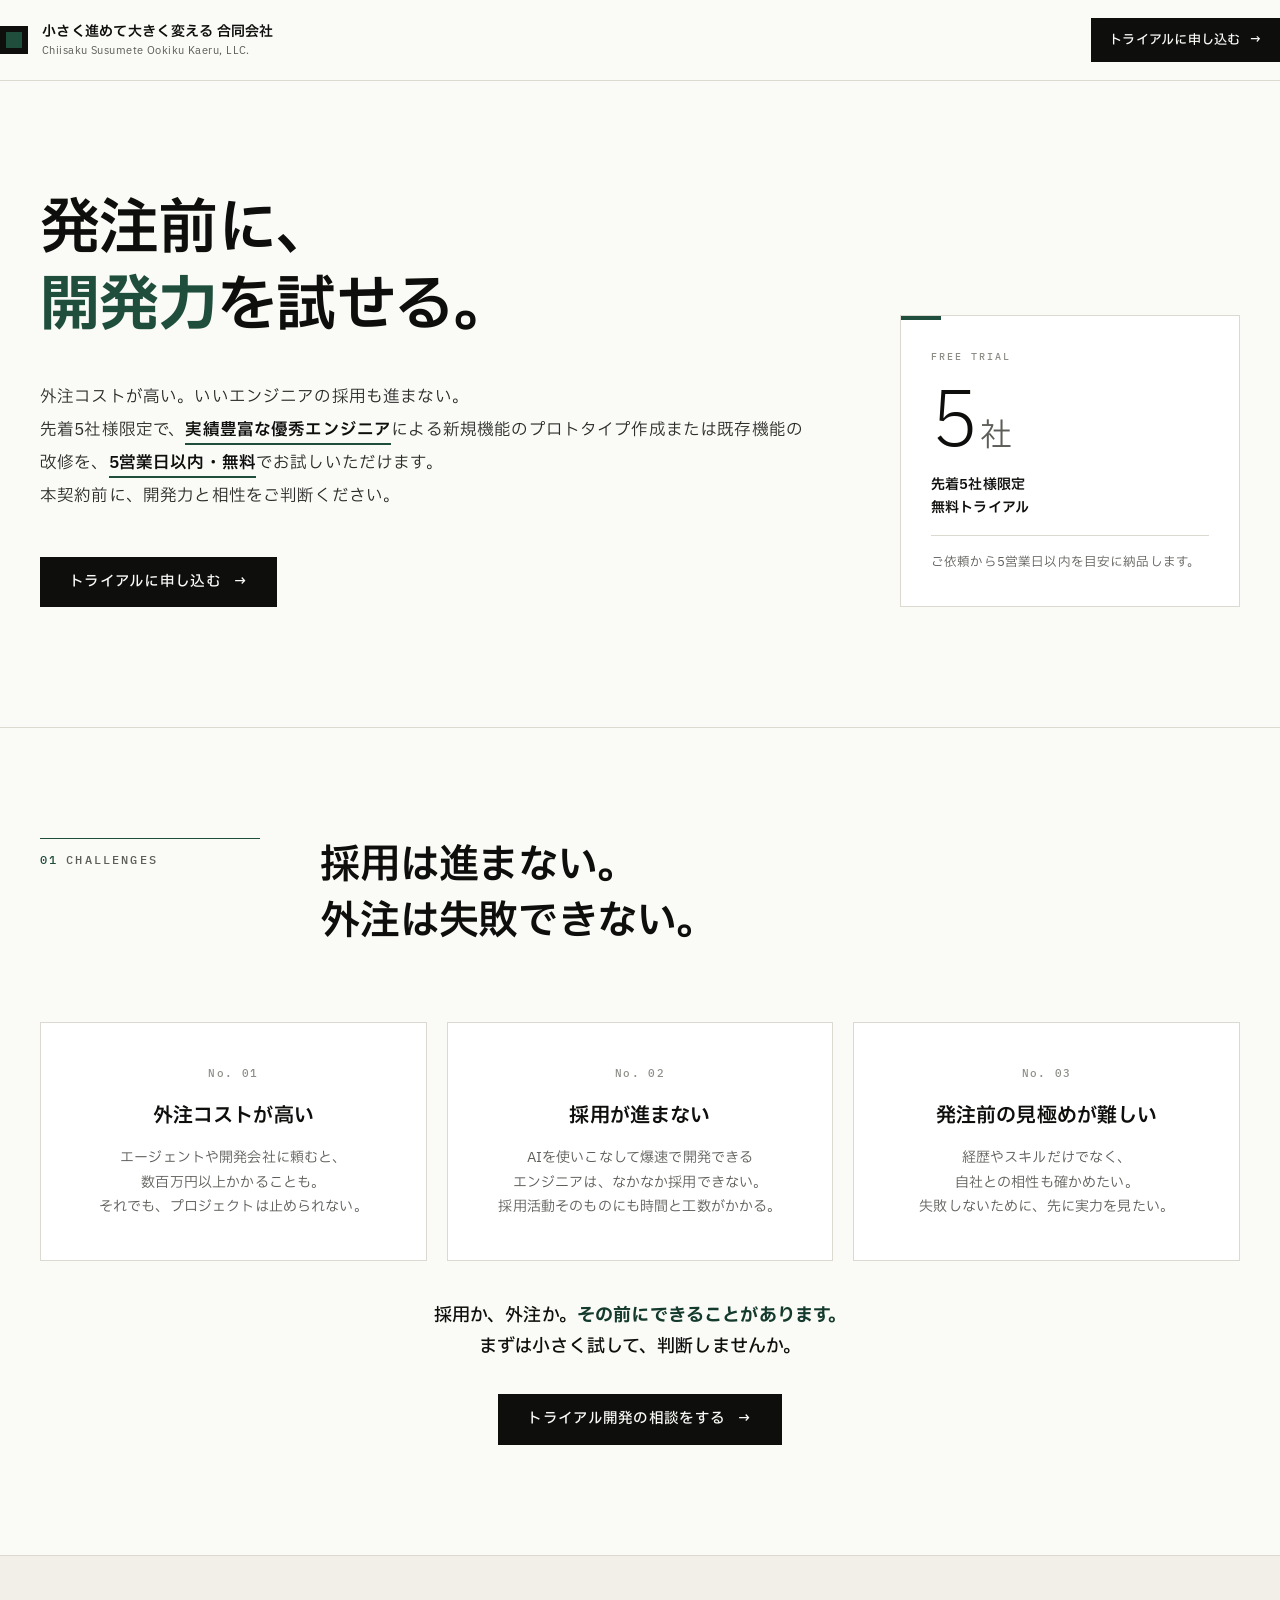
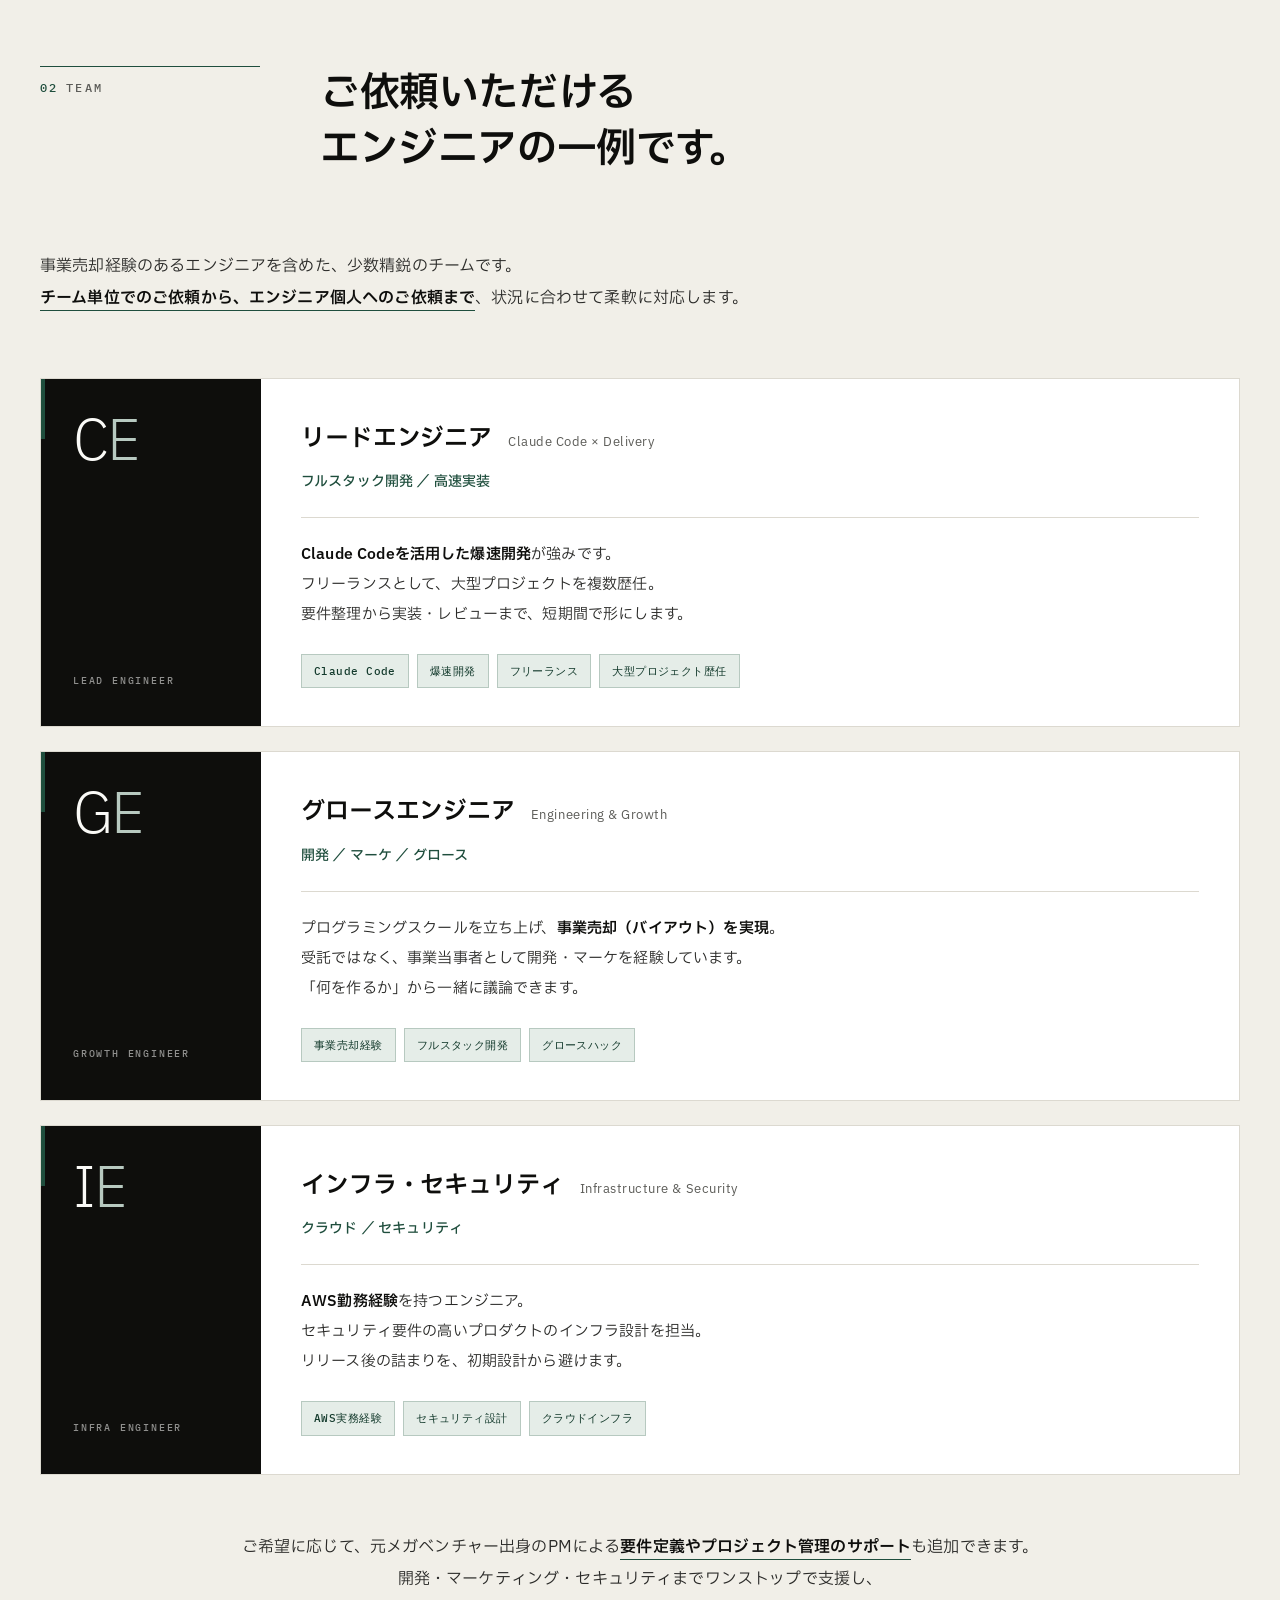
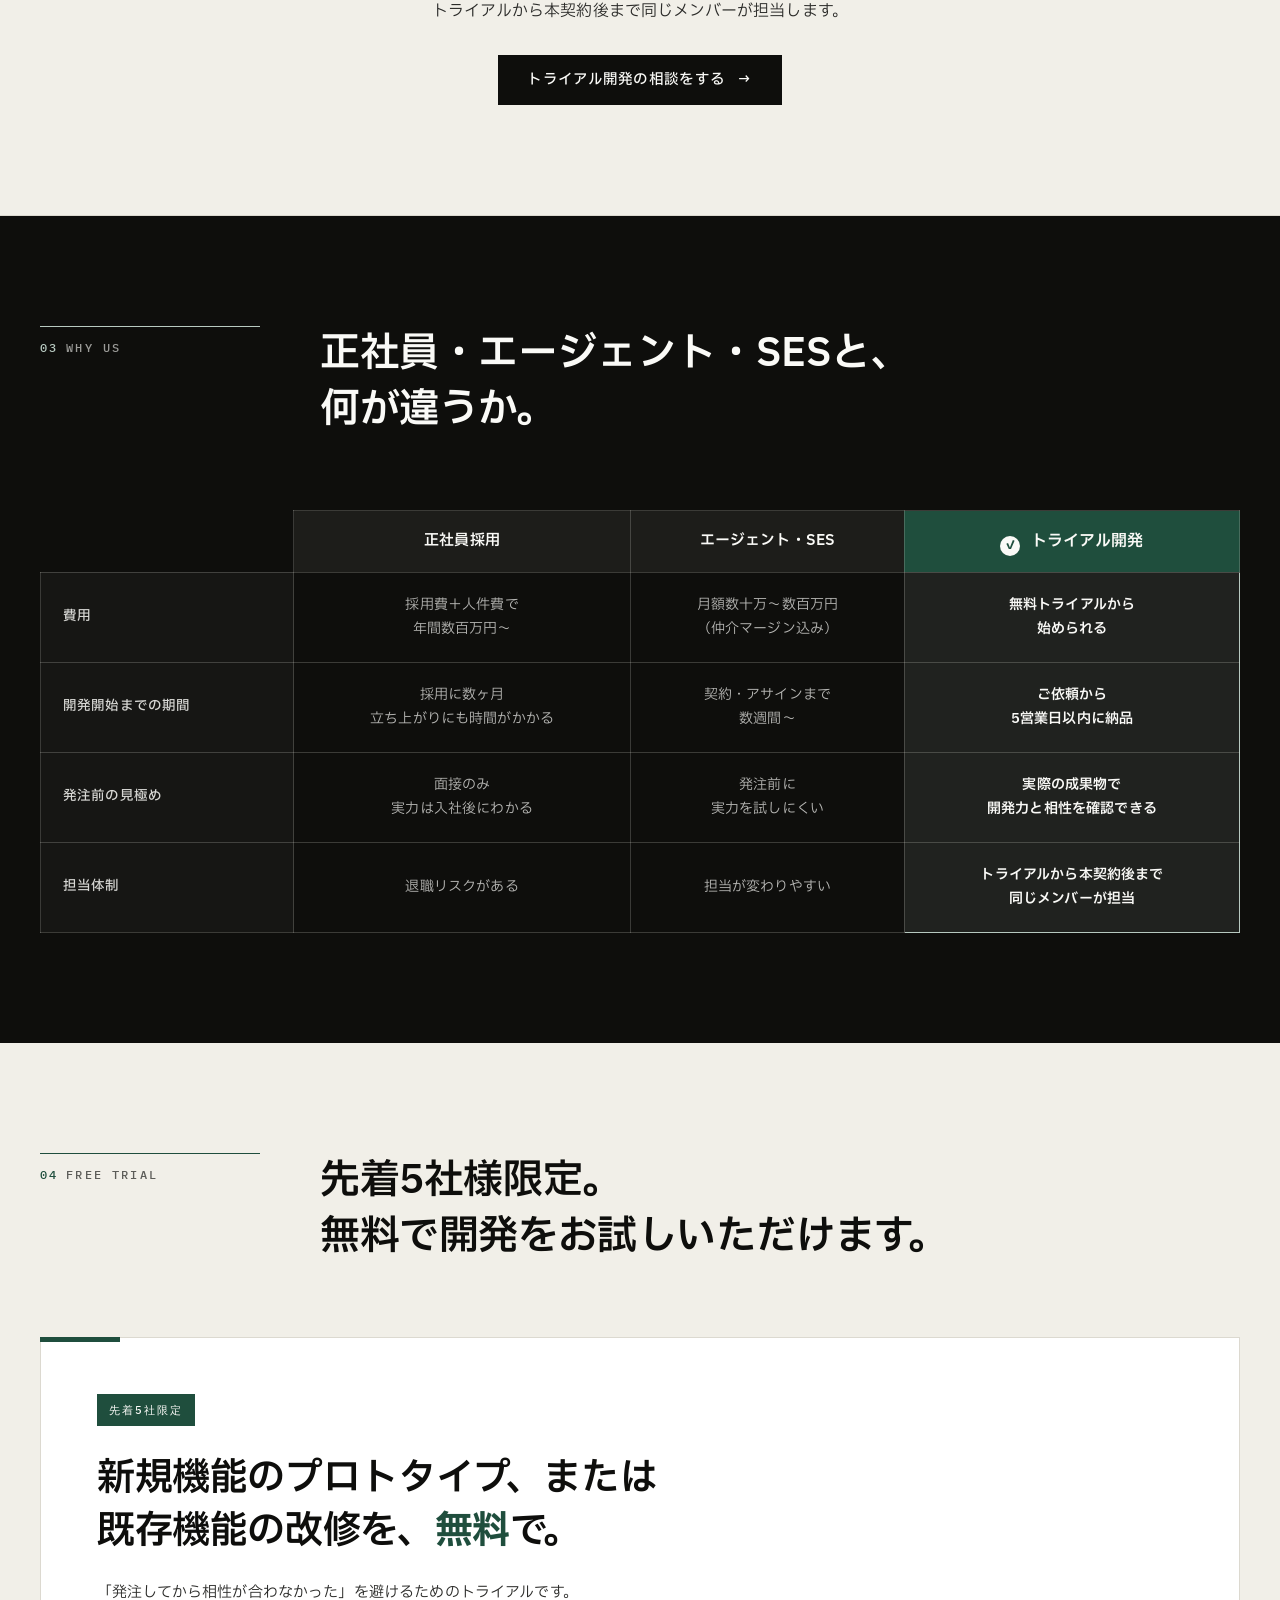
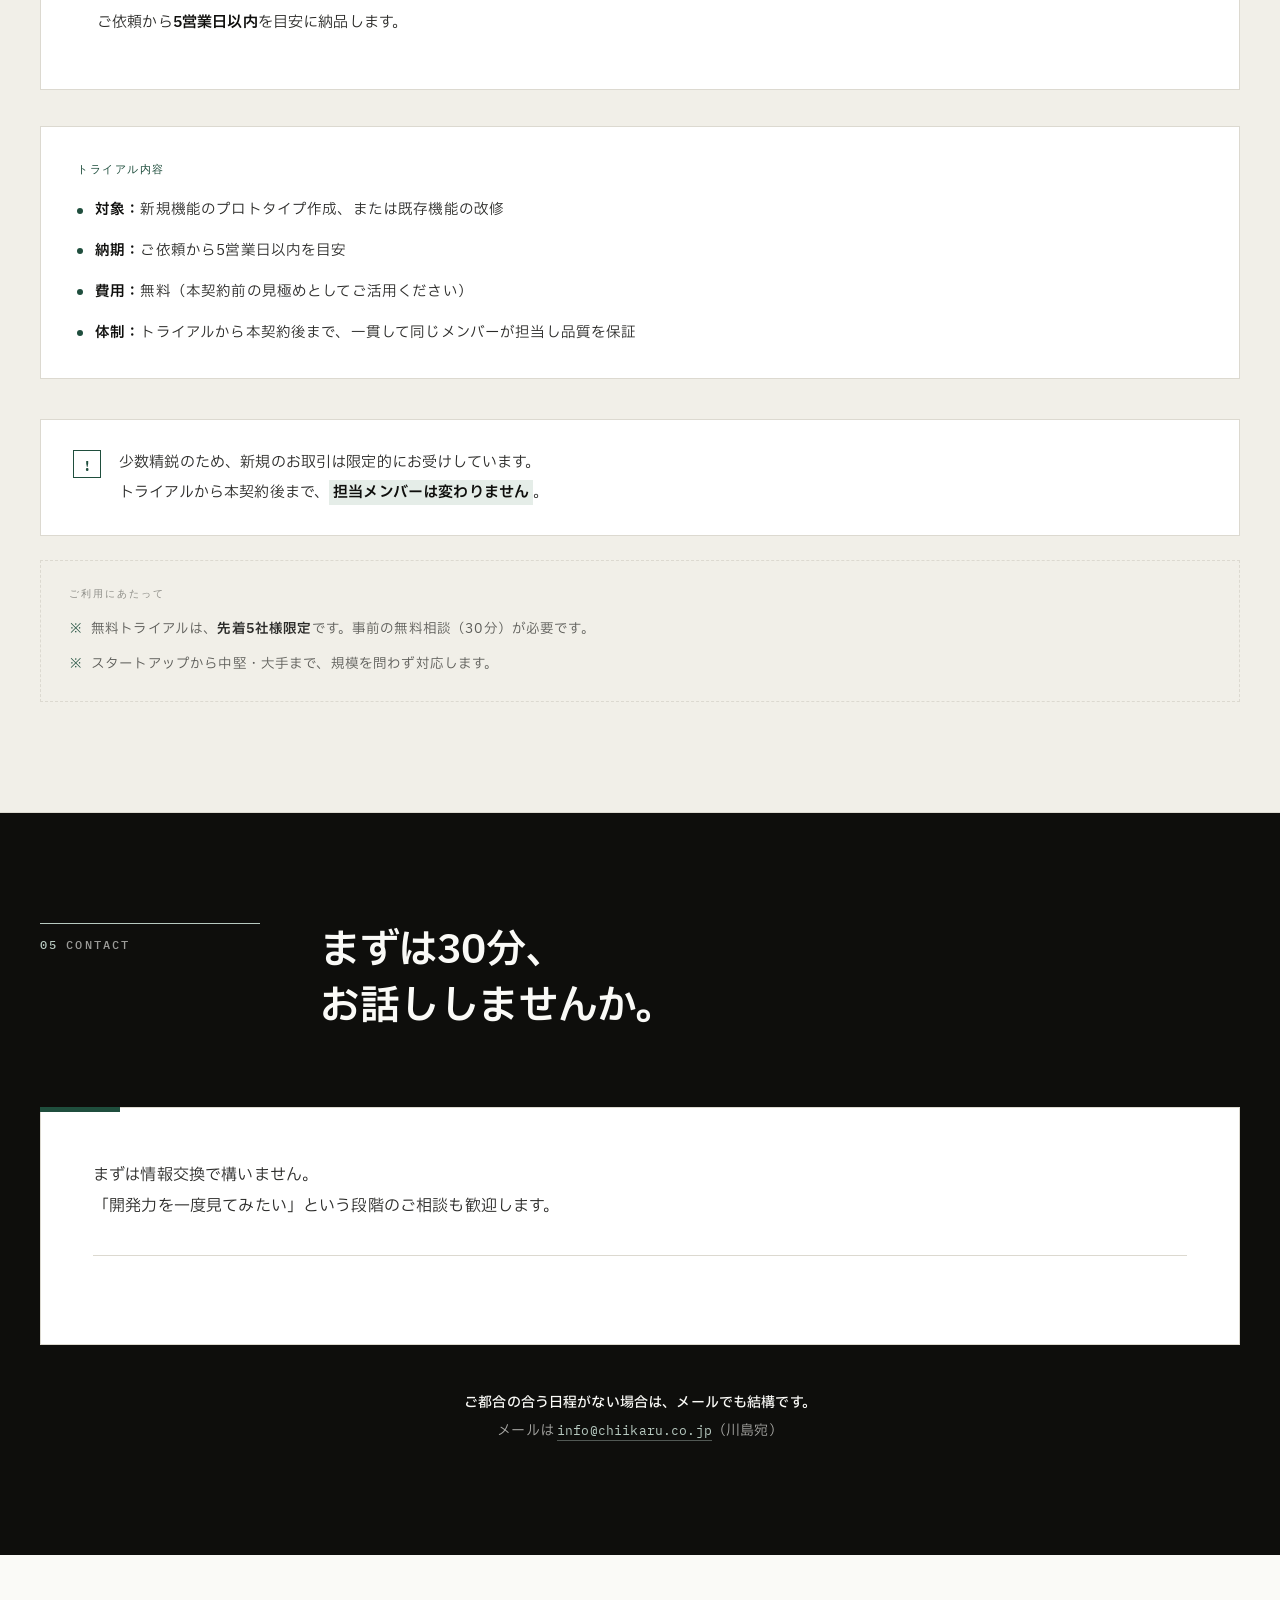
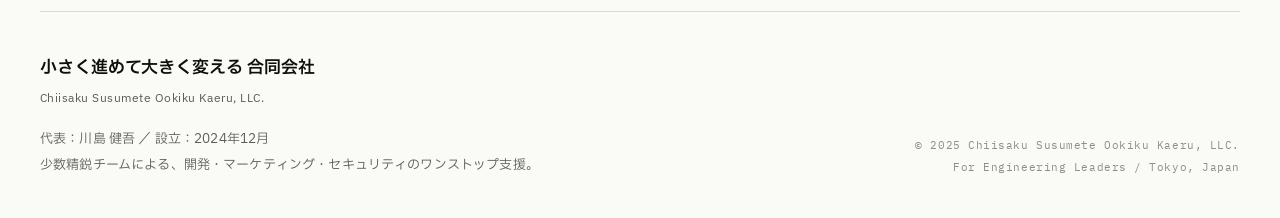
<file: lp/engineer/index.html>
<!DOCTYPE html>
<html lang="ja">
<head>
<meta charset="UTF-8">
<meta name="viewport" content="width=device-width, initial-scale=1.0">
<title>トライアル開発（無料・先着5社） | 小さく進めて大きく変える合同会社</title>
<meta name="description" content="新規機能のプロトタイプ、または既存機能の改修を5営業日以内・無料でお試し。発注前に開発力と相性を見極められます。先着5社限定。CTO・VPoE・開発責任者向け。">
<meta name="robots" content="noindex, nofollow">

<link rel="preconnect" href="https://fonts.googleapis.com">
<link rel="preconnect" href="https://fonts.gstatic.com" crossorigin>
<link href="https://fonts.googleapis.com/css2?family=IBM+Plex+Mono:wght@400;500&family=IBM+Plex+Sans+JP:wght@300;400;500;600;700&family=IBM+Plex+Sans:wght@300;400;500;600;700&display=swap" rel="stylesheet">

<style>
  :root {
    --bg: #FAFAF7;
    --bg-soft: #F1EFE8;
    --bg-card: #FFFFFF;
    --ink: #0E0E0C;
    --ink-2: #2A2A28;
    --ink-3: #5C5C58;
    --ink-4: #8E8E88;
    --rule: #DCD9D0;
    --rule-soft: #EAE7DE;
    --accent: #1F4E3D;
    --accent-deep: #133A2C;
    --accent-soft: #E5EDE8;
    --accent-line: #B7C9C0;
    --max-w: 1280px;
  }

  * { box-sizing: border-box; margin: 0; padding: 0; }
  html { scroll-behavior: smooth; }
  ::selection { background: var(--accent); color: var(--bg); }

  body {
    font-family: "IBM Plex Sans JP", "IBM Plex Sans", -apple-system, BlinkMacSystemFont, sans-serif;
    background: var(--bg);
    color: var(--ink);
    line-height: 1.85;
    font-size: 15.5px;
    font-weight: 400;
    -webkit-font-smoothing: antialiased;
    -moz-osx-font-smoothing: grayscale;
    overflow-x: hidden;
    letter-spacing: 0.01em;
  }

  .container {
    max-width: var(--max-w);
    margin: 0 auto;
    padding: 0 40px;
  }
  @media (max-width: 720px) {
    .container { padding: 0 22px; }
  }

  /* ============ TOPBAR ============ */
  .topbar {
    border-bottom: 1px solid var(--rule);
    position: sticky;
    top: 0;
    z-index: 100;
    backdrop-filter: saturate(1.4) blur(8px);
    background: rgba(250, 250, 247, 0.92);
  }
  .topbar-inner {
    display: flex;
    justify-content: space-between;
    align-items: center;
    padding: 18px 0;
    gap: 24px;
  }
  .brand { display: flex; align-items: center; gap: 14px; }
  .brand-mark {
    width: 28px; height: 28px;
    background: var(--ink);
    position: relative;
    flex-shrink: 0;
  }
  .brand-mark::after {
    content: ""; position: absolute; inset: 6px;
    background: var(--accent);
  }
  .brand-name {
    font-weight: 600; font-size: 14px;
    letter-spacing: 0.02em; line-height: 1.3;
  }
  .brand-name .en {
    display: block;
    font-family: "IBM Plex Sans", sans-serif;
    font-size: 11px; font-weight: 400;
    color: var(--ink-3);
    letter-spacing: 0.04em;
    margin-top: 2px;
  }
  .topbar-cta {
    display: inline-flex; align-items: center; gap: 8px;
    background: var(--ink); color: var(--bg);
    padding: 10px 18px;
    text-decoration: none;
    font-size: 13px; font-weight: 500;
    letter-spacing: 0.02em;
    transition: background 0.2s;
  }
  .topbar-cta:hover { background: var(--accent); }
  @media (max-width: 640px) {
    .topbar-cta { padding: 8px 14px; font-size: 12px; }
  }

  /* ============ HERO ============ */
  .hero {
    padding: 110px 0 120px;
    border-bottom: 1px solid var(--rule);
  }
  .hero-grid {
    display: grid;
    grid-template-columns: 1fr 340px;
    gap: 80px;
    align-items: end;
  }
  .hero-eyebrow {
    font-family: "IBM Plex Mono", monospace;
    font-size: 11px;
    letter-spacing: 0.22em;
    color: var(--accent);
    text-transform: uppercase;
    margin-bottom: 36px;
    display: flex; align-items: center; gap: 14px;
    font-weight: 500;
  }
  .hero-eyebrow::before {
    content: ""; width: 36px; height: 1px;
    background: var(--accent);
  }
  .hero-title {
    font-weight: 600;
    font-size: clamp(36px, 5.6vw, 60px);
    line-height: 1.28;
    letter-spacing: -0.015em;
    margin-bottom: 36px;
    color: var(--ink);
  }
  .hero-title .accent {
    color: var(--accent);
    font-weight: 700;
  }
  .hero-title .sub-en {
    display: block;
    font-family: "IBM Plex Sans", sans-serif;
    font-weight: 300;
    font-size: 0.32em;
    color: var(--ink-3);
    letter-spacing: 0.02em;
    margin-top: 18px;
    line-height: 1.4;
  }
  .hero-lead {
    font-size: 16.5px;
    line-height: 2;
    color: var(--ink-2);
    margin-bottom: 44px;
  }
  .hero-lead strong {
    font-weight: 600;
    color: var(--ink);
    border-bottom: 2px solid var(--accent);
    padding-bottom: 1px;
  }

  .hero-aside {
    border: 1px solid var(--rule);
    background: var(--bg-card);
    padding: 32px 30px;
    position: relative;
  }
  .hero-aside::before {
    content: ""; position: absolute;
    top: 0; left: 0;
    width: 40px; height: 4px;
    background: var(--accent);
  }
  .hero-aside-label {
    font-family: "IBM Plex Mono", monospace;
    font-size: 10px;
    letter-spacing: 0.2em;
    text-transform: uppercase;
    color: var(--ink-4);
    margin-bottom: 18px;
    font-weight: 500;
  }
  .hero-aside-num {
    font-size: 76px;
    line-height: 1;
    font-weight: 300;
    color: var(--ink);
    letter-spacing: -0.04em;
    margin-bottom: 6px;
  }
  .hero-aside-num .unit {
    font-size: 32px;
    color: var(--ink-3);
    margin-left: 4px;
    font-weight: 400;
  }
  .hero-aside-headline {
    font-size: 14px;
    font-weight: 600;
    line-height: 1.6;
    margin-top: 14px;
  }
  .hero-aside-desc {
    font-size: 12.5px;
    color: var(--ink-3);
    line-height: 1.75;
    border-top: 1px solid var(--rule);
    padding-top: 16px;
    margin-top: 16px;
  }

  .hero-cta-row {
    display: flex; gap: 14px; flex-wrap: wrap;
  }

  /* ============ BUTTONS ============ */
  .btn {
    display: inline-flex; align-items: center; gap: 12px;
    padding: 17px 28px;
    font-family: inherit;
    font-weight: 500; font-size: 14.5px;
    text-decoration: none;
    transition: all 0.25s cubic-bezier(0.4, 0, 0.2, 1);
    cursor: pointer;
    letter-spacing: 0.02em;
    border: 1px solid transparent;
    line-height: 1;
  }
  .btn-primary {
    background: var(--ink); color: var(--bg); border-color: var(--ink);
  }
  .btn-primary:hover {
    background: var(--accent); border-color: var(--accent);
  }
  .btn-secondary {
    background: transparent; color: var(--ink); border-color: var(--ink);
  }
  .btn-secondary:hover {
    background: var(--ink); color: var(--bg);
  }
  .btn .arrow {
    transition: transform 0.25s;
    display: inline-block;
    line-height: 1;
  }
  .btn:hover .arrow { transform: translateX(3px); }

  /* ============ SECTION ============ */
  section {
    padding: 110px 0;
    border-bottom: 1px solid var(--rule);
  }
  @media (max-width: 720px) {
    section { padding: 72px 0; }
    .hero { padding: 72px 0 84px; }
  }

  .section-header {
    margin-bottom: 72px;
    display: grid;
    grid-template-columns: 220px 1fr;
    gap: 60px;
    align-items: start;
  }
  .section-num {
    font-family: "IBM Plex Mono", monospace;
    font-size: 12px;
    font-weight: 500;
    color: var(--accent);
    letter-spacing: 0.18em;
    text-transform: uppercase;
    padding-top: 10px;
    border-top: 1px solid var(--accent);
    width: 100%;
  }
  .section-num-label {
    color: var(--ink-3);
    margin-left: 8px;
  }
  .section-title {
    font-weight: 600;
    font-size: clamp(26px, 3.4vw, 40px);
    line-height: 1.4;
    letter-spacing: -0.01em;
    color: var(--ink);
  }
  .section-title .en {
    display: block;
    font-family: "IBM Plex Sans", sans-serif;
    font-weight: 400;
    color: var(--accent);
    font-size: 0.4em;
    margin-bottom: 14px;
    letter-spacing: 0.02em;
  }
  @media (max-width: 880px) {
    .section-header { grid-template-columns: 1fr; gap: 20px; }
  }

  /* ============ PROBLEMS ============ */
  .problems-grid {
    display: grid;
    grid-template-columns: repeat(3, 1fr);
    gap: 20px;
  }
  .problem-card {
    padding: 40px 28px;
    border: 1px solid var(--rule);
    background: var(--bg-card);
    text-align: center;
    transition: border-color 0.25s;
  }
  .problem-card:hover { border-color: var(--accent); }
  .problem-num {
    font-family: "IBM Plex Mono", monospace;
    font-size: 11px;
    color: var(--ink-4);
    letter-spacing: 0.12em;
    margin-bottom: 18px;
    font-weight: 500;
  }
  .problem-headline {
    font-size: 20px;
    font-weight: 600;
    line-height: 1.55;
    margin-bottom: 14px;
  }
  .problem-desc {
    font-size: 14px;
    color: var(--ink-3);
    line-height: 1.75;
  }
  .problems-conclusion {
    margin-top: 40px;
    text-align: center;
    font-size: 18px;
    font-weight: 500;
    line-height: 1.7;
    color: var(--ink);
  }
  .problems-conclusion strong {
    color: var(--accent-deep);
    font-weight: 700;
  }
  .problems-cta {
    margin-top: 32px;
    text-align: center;
  }
  @media (max-width: 720px) {
    .problems-grid { grid-template-columns: 1fr; }
    .problems-conclusion { font-size: 16px; }
  }

  /* ============ MEMBERS ============ */
  .members { background: var(--bg-soft); }
  .members-intro {
    margin-bottom: 64px;
    font-size: 16px;
    line-height: 2;
    color: var(--ink-2);
  }
  .members-intro strong {
    font-weight: 600;
    color: var(--ink);
    border-bottom: 1.5px solid var(--accent);
  }
  .members-outro {
    margin-top: 56px;
    font-size: 16px;
    line-height: 2;
    color: var(--ink-2);
    text-align: center;
  }
  .members-outro strong {
    font-weight: 600;
    color: var(--ink);
    border-bottom: 1.5px solid var(--accent);
  }
  .members-cta {
    margin-top: 28px;
    text-align: center;
  }

  .member {
    background: var(--bg-card);
    border: 1px solid var(--rule);
    margin-bottom: 24px;
    display: grid;
    grid-template-columns: 220px 1fr;
    transition: border-color 0.3s;
  }
  .member:hover { border-color: var(--accent); }
  .member-aside {
    background: var(--ink);
    color: var(--bg);
    padding: 36px 32px;
    display: flex;
    flex-direction: column;
    justify-content: space-between;
    position: relative;
  }
  .member-aside::before {
    content: ""; position: absolute;
    top: 0; left: 0;
    width: 4px; height: 60px;
    background: var(--accent);
  }
  .member-initials {
    font-size: 56px;
    font-weight: 300;
    line-height: 1;
    letter-spacing: -0.04em;
    color: var(--bg);
    margin-bottom: 24px;
  }
  .member-initials .accent { color: var(--accent-line); }
  .member-position {
    font-family: "IBM Plex Mono", monospace;
    font-size: 10px;
    letter-spacing: 0.18em;
    text-transform: uppercase;
    color: rgba(250, 250, 247, 0.55);
    margin-top: auto;
    font-weight: 500;
  }

  .member-body {
    padding: 38px 40px;
  }
  .member-name-row {
    display: flex;
    align-items: baseline;
    gap: 16px;
    flex-wrap: wrap;
    margin-bottom: 8px;
  }
  .member-name {
    font-size: 24px;
    font-weight: 600;
    letter-spacing: -0.005em;
  }
  .member-name-en {
    font-family: "IBM Plex Sans", sans-serif;
    font-size: 13px;
    color: var(--ink-3);
    font-weight: 400;
    letter-spacing: 0.04em;
  }
  .member-role {
    font-size: 14px;
    color: var(--accent);
    font-weight: 500;
    margin-bottom: 22px;
    padding-bottom: 22px;
    border-bottom: 1px solid var(--rule);
  }
  .member-bio {
    font-size: 15px;
    line-height: 2;
    color: var(--ink-2);
    margin-bottom: 24px;
  }
  .member-bio strong {
    font-weight: 600;
    color: var(--ink);
  }
  .member-tags {
    display: flex;
    flex-wrap: wrap;
    gap: 8px;
  }
  .member-tag {
    font-family: "IBM Plex Mono", monospace;
    font-size: 11px;
    letter-spacing: 0.04em;
    color: var(--accent-deep);
    background: var(--accent-soft);
    padding: 6px 12px;
    border: 1px solid var(--accent-line);
    font-weight: 500;
  }
  @media (max-width: 880px) {
    .member { grid-template-columns: 1fr; }
    .member-aside {
      padding: 28px 30px;
      flex-direction: row;
      justify-content: space-between;
      align-items: flex-end;
    }
    .member-aside::before { width: 60px; height: 4px; }
    .member-initials { margin-bottom: 0; font-size: 44px; }
    .member-position { margin-top: 0; }
    .member-body { padding: 32px 28px; }
  }

  /* ============ REASONS ============ */
  .reasons {
    background: var(--ink);
    color: var(--bg);
    border-bottom: none;
  }
  .reasons .section-num { color: var(--accent-line); border-top-color: var(--accent-line); }
  .reasons .section-num-label { color: rgba(250, 250, 247, 0.6); }
  .reasons .section-title { color: var(--bg); }
  .reasons .section-title .en { color: var(--accent-line); }

  .compare-wrap {
    overflow-x: auto;
    -webkit-overflow-scrolling: touch;
  }
  .compare-table {
    width: 100%;
    min-width: 760px;
    border-collapse: collapse;
  }
  .compare-table th,
  .compare-table td {
    border: 1px solid rgba(220, 217, 208, 0.22);
    padding: 20px 22px;
    font-size: 14px;
    line-height: 1.75;
    text-align: center;
    vertical-align: middle;
  }
  .compare-table thead th {
    font-size: 15px;
    font-weight: 600;
    color: var(--bg);
    background: rgba(220, 217, 208, 0.07);
    padding: 16px 22px;
  }
  .compare-table thead th.compare-empty {
    background: transparent;
    border: none;
  }
  .compare-table thead th.is-ours {
    background: var(--accent);
    color: var(--bg);
    font-size: 16px;
    letter-spacing: 0.02em;
  }
  .compare-check {
    display: inline-flex;
    align-items: center;
    justify-content: center;
    width: 20px;
    height: 20px;
    border-radius: 50%;
    background: var(--bg);
    color: var(--accent);
    font-size: 12px;
    font-weight: 700;
    margin-right: 6px;
    vertical-align: -3px;
  }
  .compare-table tbody th {
    font-size: 13.5px;
    font-weight: 500;
    color: rgba(250, 250, 247, 0.85);
    background: rgba(220, 217, 208, 0.04);
    text-align: left;
    white-space: nowrap;
  }
  .compare-table tbody td {
    color: rgba(250, 250, 247, 0.72);
  }
  .compare-table tbody td.is-ours {
    color: var(--bg);
    font-weight: 600;
    background: rgba(183, 201, 192, 0.10);
    border-left-color: var(--accent-line);
    border-right-color: var(--accent-line);
  }
  .compare-table tbody tr:last-child td.is-ours {
    border-bottom-color: var(--accent-line);
  }
  @media (max-width: 720px) {
    .compare-table th,
    .compare-table td { padding: 14px 14px; font-size: 13px; }
  }

  /* ============ OFFER ============ */
  .offer { background: var(--bg-soft); }
  .offer-banner {
    background: var(--bg-card);
    border: 1px solid var(--rule);
    padding: 56px 56px 52px;
    margin-bottom: 36px;
    position: relative;
  }
  .offer-banner::before {
    content: ""; position: absolute;
    top: -1px; left: -1px;
    width: 80px; height: 5px;
    background: var(--accent);
  }
  .offer-tag {
    display: inline-flex; align-items: center; gap: 8px;
    background: var(--accent); color: var(--bg);
    font-family: "IBM Plex Mono", monospace;
    font-size: 11px;
    letter-spacing: 0.18em;
    padding: 6px 12px;
    margin-bottom: 26px;
    font-weight: 500;
  }
  .offer-title {
    font-size: clamp(26px, 3.6vw, 38px);
    font-weight: 600;
    line-height: 1.4;
    margin-bottom: 20px;
    letter-spacing: -0.01em;
  }
  .offer-title .accent {
    color: var(--accent);
    font-weight: 700;
  }
  .offer-sub {
    font-size: 15px;
    color: var(--ink-2);
    line-height: 1.95;
  }
  .offer-sub strong { font-weight: 600; color: var(--ink); }

  .offer-single {
    background: var(--bg-card);
    border: 1px solid var(--rule);
    padding: 44px 44px;
    margin-bottom: 24px;
    transition: border-color 0.3s;
  }
  .offer-single:hover { border-color: var(--accent); }
  .offer-single-header {
    display: flex;
    justify-content: space-between;
    align-items: baseline;
    margin-bottom: 22px;
    padding-bottom: 18px;
    border-bottom: 1px solid var(--rule);
    flex-wrap: wrap;
    gap: 12px;
  }
  .offer-single-label {
    font-family: "IBM Plex Mono", monospace;
    font-size: 11px;
    letter-spacing: 0.18em;
    text-transform: uppercase;
    color: var(--accent);
    font-weight: 500;
  }
  .offer-single-price {
    font-size: 14px;
    font-weight: 600;
    color: var(--ink);
  }
  .offer-single-title {
    font-size: 22px;
    font-weight: 600;
    line-height: 1.55;
    margin-bottom: 16px;
    letter-spacing: -0.005em;
  }
  .offer-single-desc {
    font-size: 14.5px;
    color: var(--ink-3);
    line-height: 1.95;
  }
  .offer-single-desc strong {
    font-weight: 600;
    color: var(--ink);
  }
  .offer-details {
    background: var(--bg-card);
    border: 1px solid var(--rule);
    padding: 32px 36px;
    margin-bottom: 40px;
  }
  .offer-details-label {
    font-family: "IBM Plex Mono", monospace;
    font-size: 11px;
    letter-spacing: 0.14em;
    text-transform: uppercase;
    color: var(--accent);
    margin-bottom: 18px;
    font-weight: 500;
  }
  .offer-details-list {
    list-style: none;
    display: grid;
    gap: 14px;
  }
  .offer-details-list li {
    font-size: 14.5px;
    color: var(--ink-2);
    line-height: 1.85;
    padding-left: 18px;
    position: relative;
  }
  .offer-details-list li::before {
    content: "";
    position: absolute;
    left: 0;
    top: 0.72em;
    width: 6px;
    height: 6px;
    background: var(--accent);
    border-radius: 50%;
  }
  .offer-details-list strong {
    font-weight: 600;
    color: var(--ink);
  }

  .offer-options {
    display: grid;
    grid-template-columns: 1fr 1fr;
    gap: 20px;
    margin-bottom: 40px;
  }
  .offer-card {
    background: var(--bg-card);
    border: 1px solid var(--rule);
    padding: 38px 36px;
    transition: all 0.3s;
  }
  .offer-card:hover {
    border-color: var(--accent);
    transform: translateY(-3px);
  }
  .offer-card-header {
    display: flex;
    justify-content: space-between;
    align-items: baseline;
    margin-bottom: 20px;
    padding-bottom: 16px;
    border-bottom: 1px solid var(--rule);
  }
  .offer-card-label {
    font-family: "IBM Plex Mono", monospace;
    font-size: 11px;
    letter-spacing: 0.18em;
    text-transform: uppercase;
    color: var(--accent);
    font-weight: 500;
  }
  .offer-card-price {
    font-size: 14px;
    font-weight: 600;
    color: var(--ink);
  }
  .offer-card-title {
    font-size: 20px;
    font-weight: 600;
    line-height: 1.55;
    margin-bottom: 16px;
    letter-spacing: -0.005em;
  }
  .offer-card-desc {
    font-size: 14px;
    color: var(--ink-3);
    line-height: 1.95;
  }
  @media (max-width: 720px) {
    .offer-options { grid-template-columns: 1fr; }
    .offer-banner { padding: 36px 26px; }
    .offer-card { padding: 30px 24px; }
  }

  .offer-promise {
    background: var(--bg-card);
    border: 1px solid var(--rule);
    padding: 28px 32px;
    font-size: 15px;
    line-height: 1.95;
    color: var(--ink-2);
    display: flex;
    gap: 18px;
    align-items: flex-start;
  }
  .offer-promise-icon {
    flex-shrink: 0;
    width: 28px; height: 28px;
    border: 1.5px solid var(--accent);
    color: var(--accent);
    display: flex; align-items: center; justify-content: center;
    font-family: "IBM Plex Mono", monospace;
    font-size: 14px;
    font-weight: 600;
    margin-top: 2px;
  }
  .offer-promise strong {
    font-weight: 600;
    color: var(--ink);
    background: var(--accent-soft);
    padding: 1px 4px;
  }

  /* ============ OFFER NOTES ============ */
  .offer-notes {
    margin-top: 24px;
    padding: 24px 28px;
    background: transparent;
    border: 1px dashed var(--rule);
  }
  .offer-notes-label {
    font-family: "IBM Plex Mono", monospace;
    font-size: 10px;
    letter-spacing: 0.2em;
    text-transform: uppercase;
    color: var(--ink-4);
    margin-bottom: 14px;
    font-weight: 500;
  }
  .offer-notes-list {
    list-style: none;
    padding: 0;
    margin: 0;
    display: flex;
    flex-direction: column;
    gap: 10px;
  }
  .offer-notes-list li {
    font-size: 13.5px;
    line-height: 1.85;
    color: var(--ink-3);
    padding-left: 22px;
    position: relative;
  }
  .offer-notes-list li::before {
    content: "※";
    position: absolute;
    left: 0;
    top: 0;
    color: var(--accent);
    font-weight: 600;
  }
  .offer-notes-list strong {
    font-weight: 600;
    color: var(--ink-2);
  }

  /* ============ FORM ============ */
  .form-section {
    background: var(--ink);
    color: var(--bg);
    border-bottom: none;
  }
  .form-section .section-num { color: var(--accent-line); border-top-color: var(--accent-line); }
  .form-section .section-num-label { color: rgba(250, 250, 247, 0.6); }
  .form-section .section-title { color: var(--bg); }
  .form-section .section-title .en { color: var(--accent-line); }

  .form-wrap {
    background: var(--bg-card);
    color: var(--ink);
    padding: 52px;
    border: 1px solid var(--rule);
    position: relative;
  }
  .form-wrap::before {
    content: ""; position: absolute;
    top: -1px; left: -1px;
    width: 80px; height: 5px;
    background: var(--accent);
  }
  .form-intro {
    font-size: 16px;
    line-height: 1.95;
    margin-bottom: 36px;
    padding-bottom: 32px;
    border-bottom: 1px solid var(--rule);
    color: var(--ink-2);
  }
  .form-intro strong {
    font-weight: 600;
    color: var(--ink);
  }
  @media (max-width: 720px) {
    .form-wrap { padding: 32px 22px; }
  }

  .alt-contact {
    margin-top: 44px;
    text-align: center;
    color: rgba(250, 250, 247, 0.65);
    font-size: 14px;
    line-height: 2;
  }
  .alt-contact a {
    color: var(--accent-line);
    text-decoration: none;
    font-family: "IBM Plex Mono", monospace;
    font-size: 13px;
    border-bottom: 1px solid rgba(183, 201, 192, 0.4);
    padding-bottom: 1px;
    transition: border-color 0.2s;
  }
  .alt-contact a:hover { border-bottom-color: var(--accent-line); }
  .alt-contact strong {
    color: var(--bg);
    font-weight: 500;
  }

  /* ============ FOOTER ============ */
  footer {
    background: var(--bg);
    padding: 56px 0 40px;
  }
  .footer-grid {
    display: grid;
    grid-template-columns: 1fr 1fr;
    gap: 40px;
    align-items: end;
    border-top: 1px solid var(--rule);
    padding-top: 40px;
  }
  .footer-brand-name {
    font-size: 17px;
    font-weight: 600;
    margin-bottom: 4px;
    letter-spacing: -0.005em;
  }
  .footer-brand-en {
    font-family: "IBM Plex Sans", sans-serif;
    font-size: 12px;
    color: var(--ink-3);
    margin-bottom: 18px;
    letter-spacing: 0.04em;
  }
  .footer-info {
    font-size: 13px;
    color: var(--ink-3);
    line-height: 1.95;
  }
  .footer-meta {
    font-family: "IBM Plex Mono", monospace;
    font-size: 11px;
    color: var(--ink-4);
    letter-spacing: 0.05em;
    line-height: 2;
    text-align: right;
  }
  @media (max-width: 720px) {
    .footer-grid { grid-template-columns: 1fr; gap: 28px; }
    .footer-meta { text-align: left; }
  }

  /* ============ SCROLL REVEAL ============ */
  .reveal {
    opacity: 0;
    transform: translateY(20px);
    transition: opacity 0.85s cubic-bezier(0.4, 0, 0.2, 1), transform 0.85s cubic-bezier(0.4, 0, 0.2, 1);
  }
  .reveal.in { opacity: 1; transform: translateY(0); }

  @media (max-width: 880px) {
    .hero-grid { grid-template-columns: 1fr; gap: 44px; }
  }

  @media (prefers-reduced-motion: reduce) {
    *, *::before, *::after {
      animation-duration: 0.01ms !important;
      transition-duration: 0.01ms !important;
    }
    .reveal { opacity: 1; transform: none; }
  }
</style>
</head>
<body>

<!-- ===== TOPBAR ===== -->
<header class="topbar">
  <div class="container topbar-inner">
    <a href="/" class="brand" style="text-decoration:none;color:inherit;">
      <div class="brand-mark"></div>
      <div class="brand-name">
        小さく進めて大きく変える 合同会社
        <span class="en">Chiisaku Susumete Ookiku Kaeru, LLC.</span>
      </div>
    </a>
    <a href="#contact" class="topbar-cta">
      トライアルに申し込む
      <span class="arrow">→</span>
    </a>
  </div>
</header>

<main>

<!-- ===== HERO ===== -->
<section class="hero">
  <div class="container">
    <div class="hero-grid">
      <div>
        <h1 class="hero-title reveal">
          発注前に、<br>
          <span class="accent">開発力</span>を試せる。
        </h1>
        <p class="hero-lead reveal">
          外注コストが高い。いいエンジニアの採用も進まない。<br>
          先着5社様限定で、<strong>実績豊富な優秀エンジニア</strong>による新規機能のプロトタイプ作成または既存機能の改修を、<strong>5営業日以内・無料</strong>でお試しいただけます。<br>
          本契約前に、開発力と相性をご判断ください。
        </p>
        <div class="hero-cta-row reveal">
          <a href="#contact" class="btn btn-primary">
            トライアルに申し込む
            <span class="arrow">→</span>
          </a>
        </div>
      </div>
      <aside class="hero-aside reveal">
        <div class="hero-aside-label">Free Trial</div>
        <div class="hero-aside-num">5<span class="unit">社</span></div>
        <div class="hero-aside-headline">先着5社様限定<br>無料トライアル</div>
        <div class="hero-aside-desc">
          ご依頼から5営業日以内を目安に納品します。
        </div>
      </aside>
    </div>
  </div>
</section>

<!-- ===== PROBLEMS ===== -->
<section>
  <div class="container">
    <div class="section-header">
      <div class="section-num">01<span class="section-num-label">Challenges</span></div>
      <h2 class="section-title">
        採用は進まない。<br>外注は失敗できない。
      </h2>
    </div>

    <div class="problems-grid reveal">
      <div class="problem-card">
        <div class="problem-num">No. 01</div>
        <h3 class="problem-headline">外注コストが高い</h3>
        <p class="problem-desc">エージェントや開発会社に頼むと、<br>数百万円以上かかることも。<br>それでも、プロジェクトは止められない。</p>
      </div>
      <div class="problem-card">
        <div class="problem-num">No. 02</div>
        <h3 class="problem-headline">採用が進まない</h3>
        <p class="problem-desc">AIを使いこなして爆速で開発できる<br>エンジニアは、なかなか採用できない。<br>採用活動そのものにも時間と工数がかかる。</p>
      </div>
      <div class="problem-card">
        <div class="problem-num">No. 03</div>
        <h3 class="problem-headline">発注前の見極めが難しい</h3>
        <p class="problem-desc">経歴やスキルだけでなく、<br>自社との相性も確かめたい。<br>失敗しないために、先に実力を見たい。</p>
      </div>
    </div>

    <div class="problems-conclusion reveal">
      採用か、外注か。<strong>その前にできることがあります。</strong><br>
      まずは小さく試して、判断しませんか。
    </div>
    <div class="problems-cta reveal">
      <a href="#contact" class="btn btn-primary">
        トライアル開発の相談をする
        <span class="arrow">→</span>
      </a>
    </div>
  </div>
</section>

<!-- ===== MEMBERS ===== -->
<section class="members" id="members">
  <div class="container">
    <div class="section-header">
      <div class="section-num">02<span class="section-num-label">Team</span></div>
      <h2 class="section-title">
        ご依頼いただける<br>エンジニアの一例です。
      </h2>
    </div>

    <p class="members-intro reveal">
      事業売却経験のあるエンジニアを含めた、少数精鋭のチームです。<br>
      <strong>チーム単位でのご依頼から、エンジニア個人へのご依頼まで</strong>、状況に合わせて柔軟に対応します。
    </p>

    <div class="member reveal">
      <div class="member-aside">
        <div class="member-initials">C<span class="accent">E</span></div>
        <div class="member-position">Lead Engineer</div>
      </div>
      <div class="member-body">
        <div class="member-name-row">
          <div class="member-name">リードエンジニア</div>
          <div class="member-name-en">Claude Code × Delivery</div>
        </div>
        <div class="member-role">フルスタック開発 ／ 高速実装</div>
        <p class="member-bio">
          <strong>Claude Codeを活用した爆速開発</strong>が強みです。<br>
          フリーランスとして、大型プロジェクトを複数歴任。<br>
          要件整理から実装・レビューまで、短期間で形にします。
        </p>
        <div class="member-tags">
          <span class="member-tag">Claude Code</span>
          <span class="member-tag">爆速開発</span>
          <span class="member-tag">フリーランス</span>
          <span class="member-tag">大型プロジェクト歴任</span>
        </div>
      </div>
    </div>

    <div class="member reveal">
      <div class="member-aside">
        <div class="member-initials">G<span class="accent">E</span></div>
        <div class="member-position">Growth Engineer</div>
      </div>
      <div class="member-body">
        <div class="member-name-row">
          <div class="member-name">グロースエンジニア</div>
          <div class="member-name-en">Engineering & Growth</div>
        </div>
        <div class="member-role">開発 ／ マーケ ／ グロース</div>
        <p class="member-bio">
          プログラミングスクールを立ち上げ、<strong>事業売却（バイアウト）を実現</strong>。<br>
          受託ではなく、事業当事者として開発・マーケを経験しています。<br>
          「何を作るか」から一緒に議論できます。
        </p>
        <div class="member-tags">
          <span class="member-tag">事業売却経験</span>
          <span class="member-tag">フルスタック開発</span>
          <span class="member-tag">グロースハック</span>
        </div>
      </div>
    </div>

    <div class="member reveal">
      <div class="member-aside">
        <div class="member-initials">I<span class="accent">E</span></div>
        <div class="member-position">Infra Engineer</div>
      </div>
      <div class="member-body">
        <div class="member-name-row">
          <div class="member-name">インフラ・セキュリティ</div>
          <div class="member-name-en">Infrastructure & Security</div>
        </div>
        <div class="member-role">クラウド ／ セキュリティ</div>
        <p class="member-bio">
          <strong>AWS勤務経験</strong>を持つエンジニア。<br>
          セキュリティ要件の高いプロダクトのインフラ設計を担当。<br>
          リリース後の詰まりを、初期設計から避けます。
        </p>
        <div class="member-tags">
          <span class="member-tag">AWS実務経験</span>
          <span class="member-tag">セキュリティ設計</span>
          <span class="member-tag">クラウドインフラ</span>
        </div>
      </div>
    </div>

    <p class="members-outro reveal">
      ご希望に応じて、元メガベンチャー出身のPMによる<strong>要件定義やプロジェクト管理のサポート</strong>も追加できます。<br>
      開発・マーケティング・セキュリティまでワンストップで支援し、<br>
      トライアルから本契約後まで同じメンバーが担当します。
    </p>
    <div class="members-cta reveal">
      <a href="#contact" class="btn btn-primary">
        トライアル開発の相談をする
        <span class="arrow">→</span>
      </a>
    </div>
  </div>
</section>

<!-- ===== REASONS ===== -->
<section class="reasons">
  <div class="container">
    <div class="section-header">
      <div class="section-num">03<span class="section-num-label">Why Us</span></div>
      <h2 class="section-title">
        正社員・エージェント・SESと、<br>何が違うか。
      </h2>
    </div>

    <div class="compare-wrap reveal">
      <table class="compare-table">
        <thead>
          <tr>
            <th class="compare-empty" aria-hidden="true"></th>
            <th>正社員採用</th>
            <th>エージェント・SES</th>
            <th class="is-ours"><span class="compare-check">✓</span> トライアル開発</th>
          </tr>
        </thead>
        <tbody>
          <tr>
            <th>費用</th>
            <td>採用費＋人件費で<br>年間数百万円〜</td>
            <td>月額数十万〜数百万円<br>（仲介マージン込み）</td>
            <td class="is-ours">無料トライアルから<br>始められる</td>
          </tr>
          <tr>
            <th>開発開始までの期間</th>
            <td>採用に数ヶ月<br>立ち上がりにも時間がかかる</td>
            <td>契約・アサインまで<br>数週間〜</td>
            <td class="is-ours">ご依頼から<br>5営業日以内に納品</td>
          </tr>
          <tr>
            <th>発注前の見極め</th>
            <td>面接のみ<br>実力は入社後にわかる</td>
            <td>発注前に<br>実力を試しにくい</td>
            <td class="is-ours">実際の成果物で<br>開発力と相性を確認できる</td>
          </tr>
          <tr>
            <th>担当体制</th>
            <td>退職リスクがある</td>
            <td>担当が変わりやすい</td>
            <td class="is-ours">トライアルから本契約後まで<br>同じメンバーが担当</td>
          </tr>
        </tbody>
      </table>
    </div>

  </div>
</section>

<!-- ===== OFFER ===== -->
<section class="offer" id="offer">
  <div class="container">
    <div class="section-header">
      <div class="section-num">04<span class="section-num-label">Free Trial</span></div>
      <h2 class="section-title">
        先着5社様限定。<br>無料で開発をお試しいただけます。
      </h2>
    </div>

    <div class="offer-banner reveal">
      <span class="offer-tag">先着5社限定</span>
      <h3 class="offer-title">
        新規機能のプロトタイプ、または<br>既存機能の改修を、<span class="accent">無料</span>で。
      </h3>
      <p class="offer-sub">
        「発注してから相性が合わなかった」を避けるためのトライアルです。<br>
        ご依頼から<strong>5営業日以内</strong>を目安に納品します。
      </p>
    </div>

    <div class="offer-details reveal">
      <div class="offer-details-label">トライアル内容</div>
      <ul class="offer-details-list">
        <li><strong>対象：</strong>新規機能のプロトタイプ作成、または既存機能の改修</li>
        <li><strong>納期：</strong>ご依頼から5営業日以内を目安</li>
        <li><strong>費用：</strong>無料（本契約前の見極めとしてご活用ください）</li>
        <li><strong>体制：</strong>トライアルから本契約後まで、一貫して同じメンバーが担当し品質を保証</li>
      </ul>
    </div>

    <div class="offer-promise reveal">
      <div class="offer-promise-icon">!</div>
      <div>
        少数精鋭のため、新規のお取引は限定的にお受けしています。<br>
        トライアルから本契約後まで、<strong>担当メンバーは変わりません</strong>。
      </div>
    </div>

    <div class="offer-notes reveal">
      <div class="offer-notes-label">ご利用にあたって</div>
      <ul class="offer-notes-list">
        <li>無料トライアルは、<strong>先着5社様限定</strong>です。事前の無料相談（30分）が必要です。</li>
        <li>スタートアップから中堅・大手まで、規模を問わず対応します。</li>
      </ul>
    </div>
  </div>
</section>

<!-- ===== FORM ===== -->
<section class="form-section" id="contact">
  <div class="container">
    <div class="section-header">
      <div class="section-num">05<span class="section-num-label">Contact</span></div>
      <h2 class="section-title">
        まずは30分、<br>お話ししませんか。
      </h2>
    </div>

    <div class="form-wrap reveal">
      <p class="form-intro">
        まずは情報交換で構いません。<br>
        「開発力を一度見てみたい」という段階のご相談も歓迎します。
      </p>

      <!-- Begin TimeRex Widget -->
      <div id="timerex_calendar" data-url="https://timerex.net/s/k.fifty.1110_2dd1/72e79cc3"></div>
      <script id="timerex_embed" src="https://asset.timerex.net/js/embed.js"></script>
      <script type="text/javascript">
        TimerexCalendar();
      </script>
      <!-- End TimeRex Widget -->
    </div>

    <div class="alt-contact">
      <strong>ご都合の合う日程がない場合は、メールでも結構です。</strong><br>
      メールは <a href="mailto:info@chiikaru.co.jp">info@chiikaru.co.jp</a>（川島宛）
    </div>
  </div>
</section>

</main>

<!-- ===== FOOTER ===== -->
<footer>
  <div class="container">
    <div class="footer-grid">
      <div>
        <div class="footer-brand-name">小さく進めて大きく変える 合同会社</div>
        <div class="footer-brand-en">Chiisaku Susumete Ookiku Kaeru, LLC.</div>
        <div class="footer-info">
          代表：川島 健吾 ／ 設立：2024年12月<br>
          少数精鋭チームによる、開発・マーケティング・セキュリティのワンストップ支援。
        </div>
      </div>
      <div class="footer-meta">
        © 2025 Chiisaku Susumete Ookiku Kaeru, LLC.<br>
        For Engineering Leaders / Tokyo, Japan
      </div>
    </div>
  </div>
</footer>

<script>
  const observer = new IntersectionObserver((entries) => {
    entries.forEach((entry) => {
      if (entry.isIntersecting) {
        entry.target.classList.add('in');
        observer.unobserve(entry.target);
      }
    });
  }, { threshold: 0.12, rootMargin: '0px 0px -8% 0px' });

  document.querySelectorAll('.reveal').forEach(el => observer.observe(el));

  window.addEventListener('load', () => {
    document.querySelectorAll('.hero .reveal').forEach((el, i) => {
      setTimeout(() => el.classList.add('in'), i * 110);
    });
  });
</script>

</body>
</html>
</file>
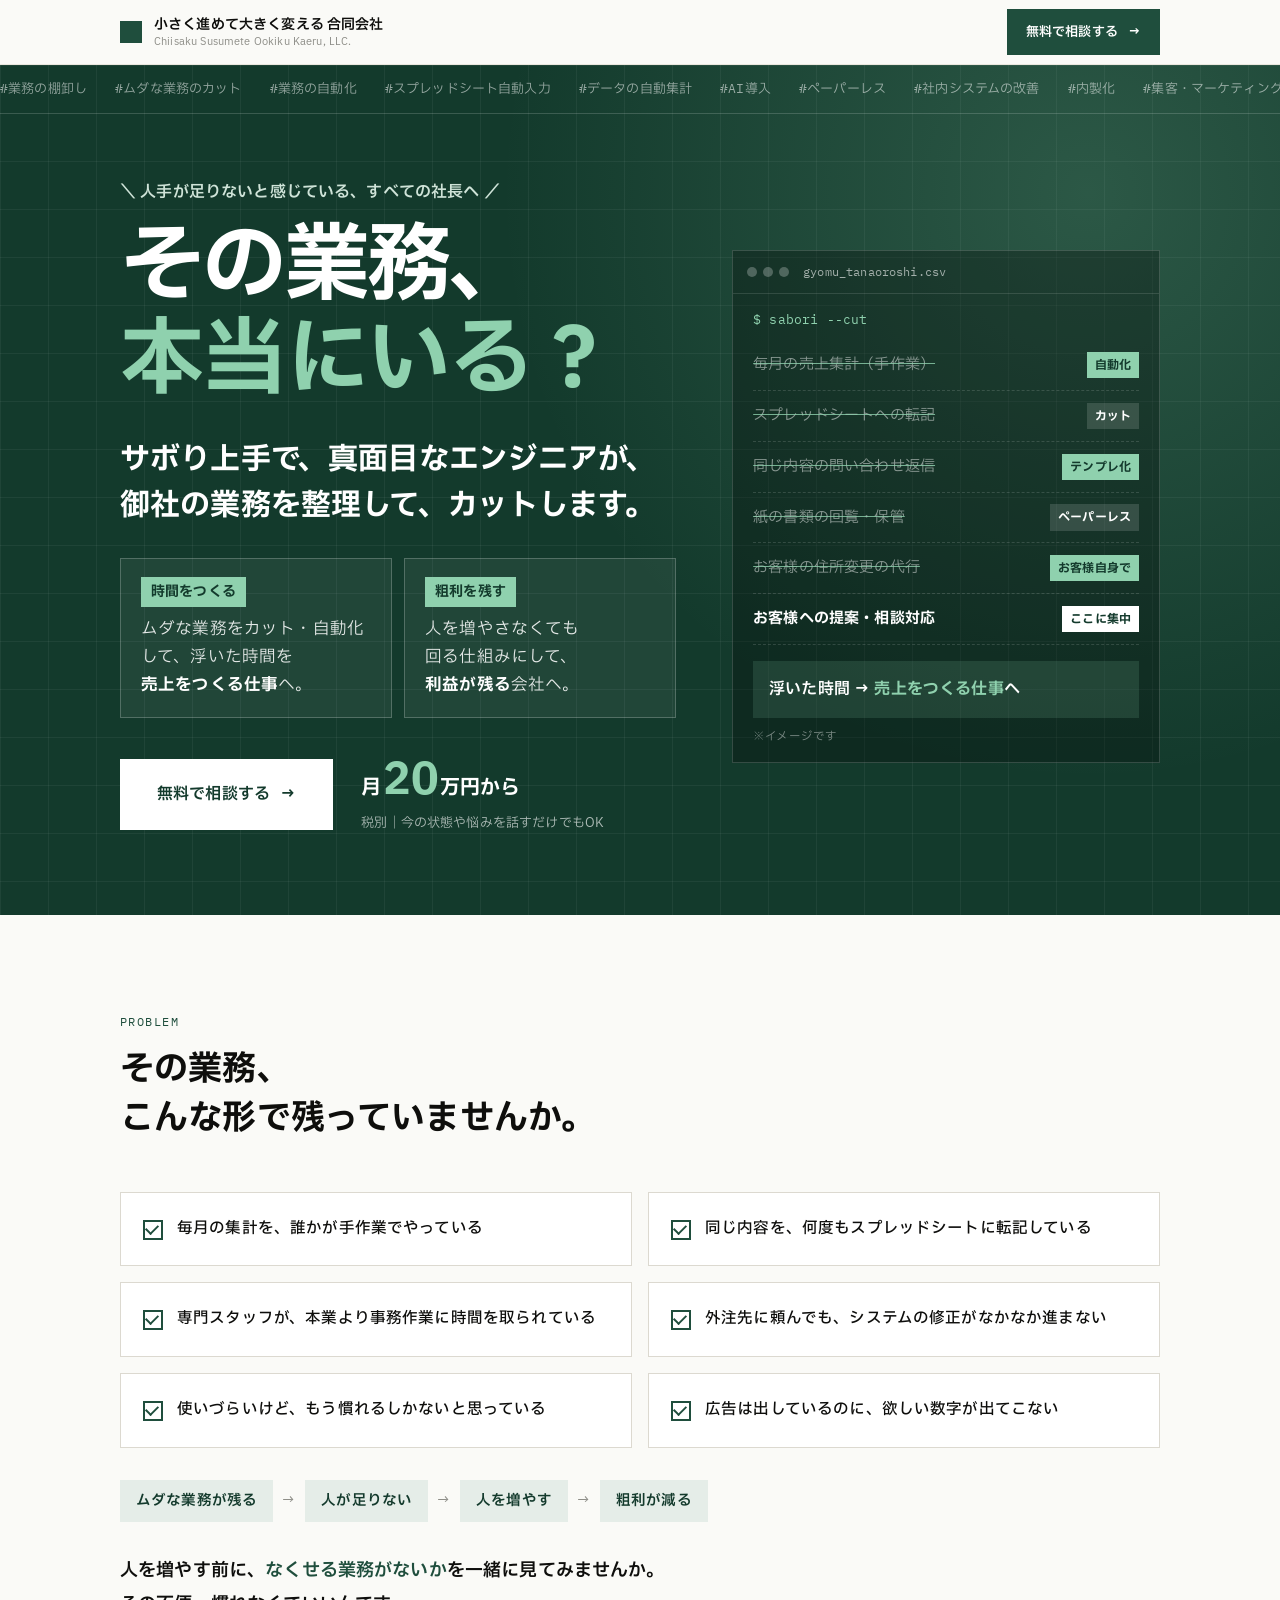
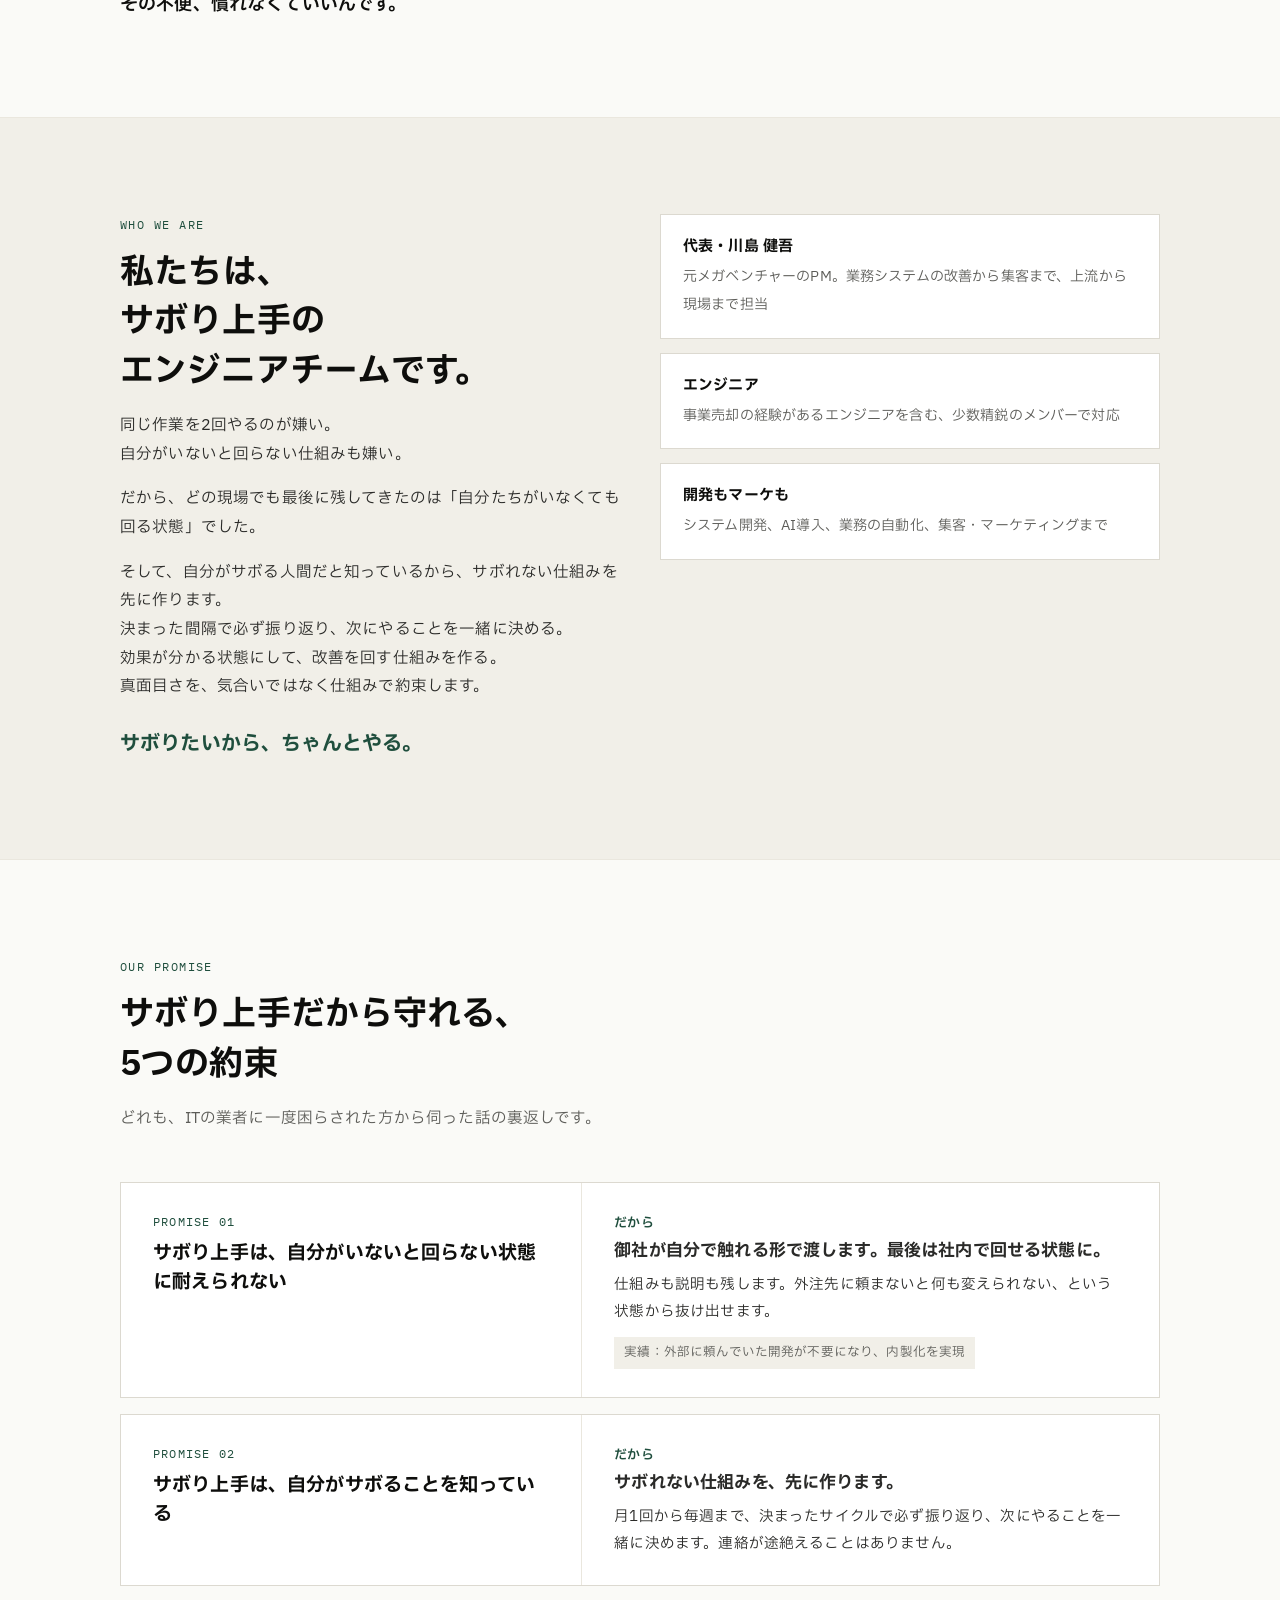
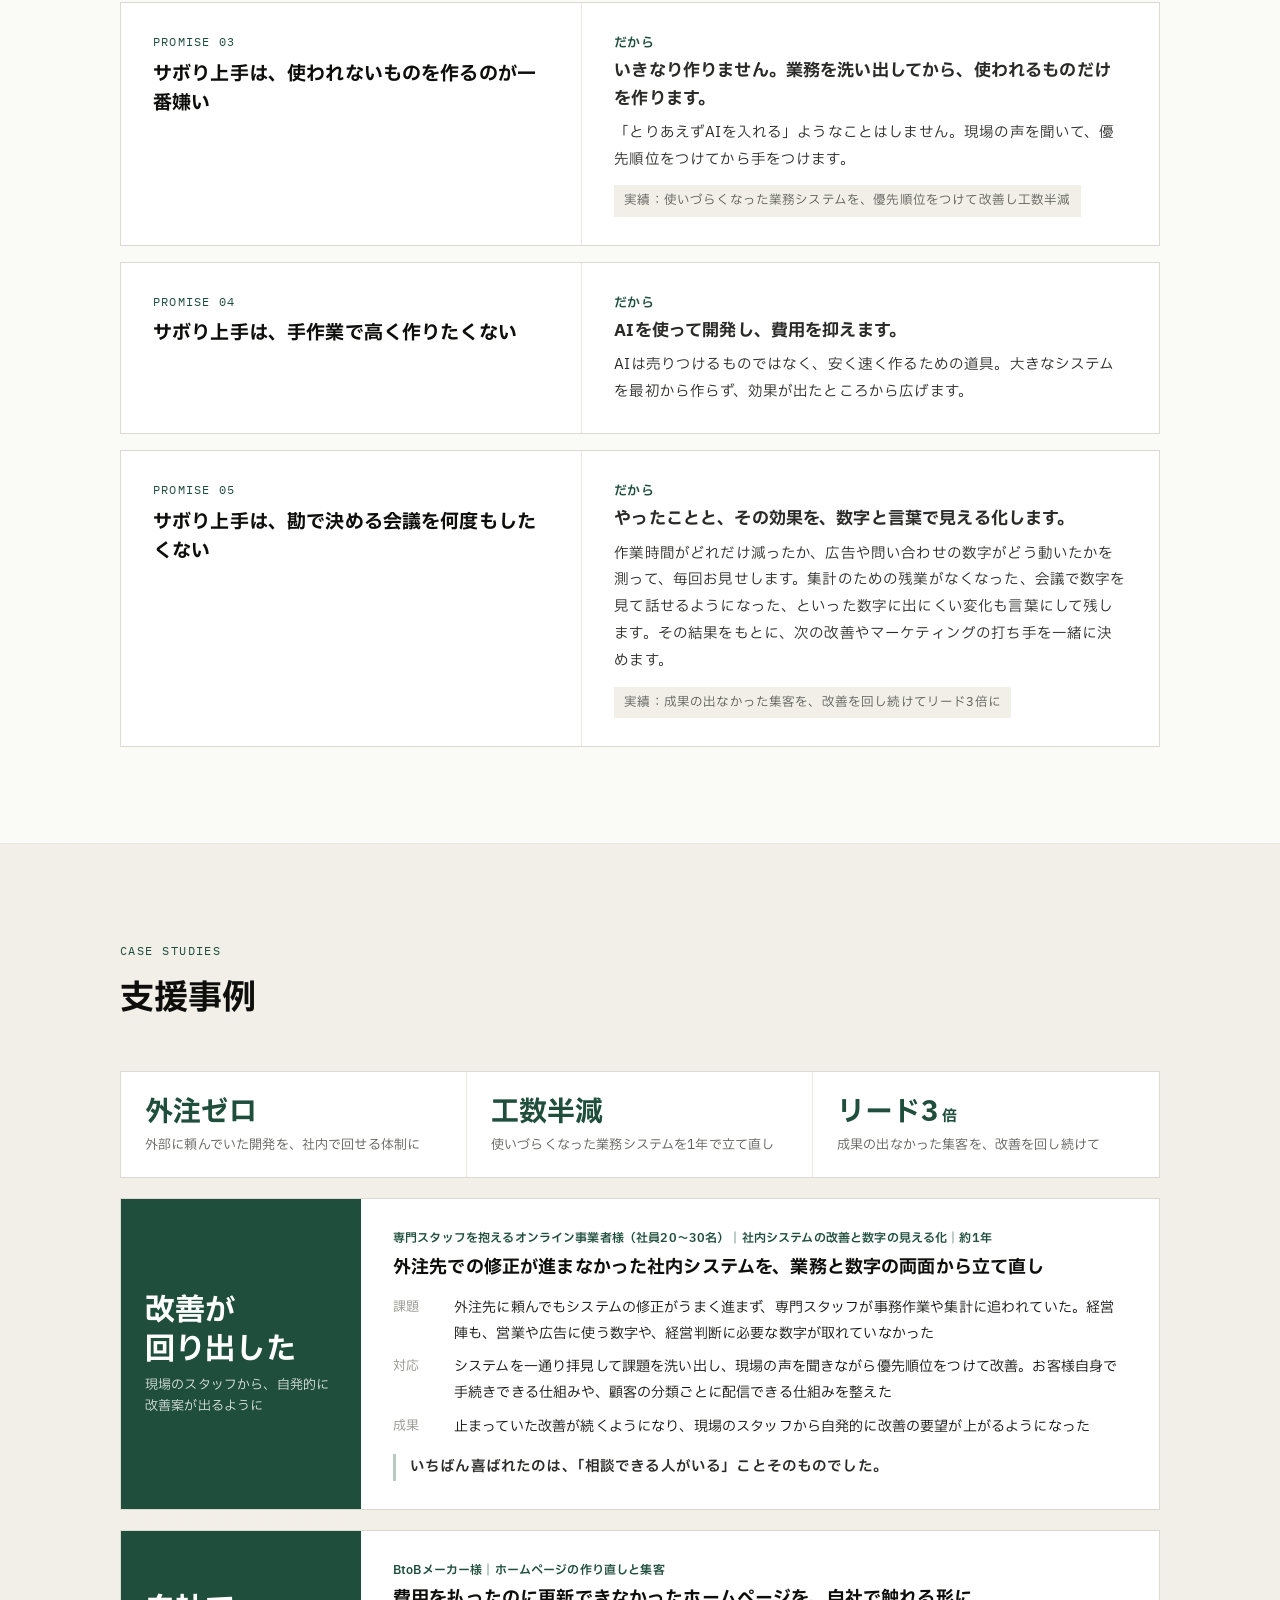
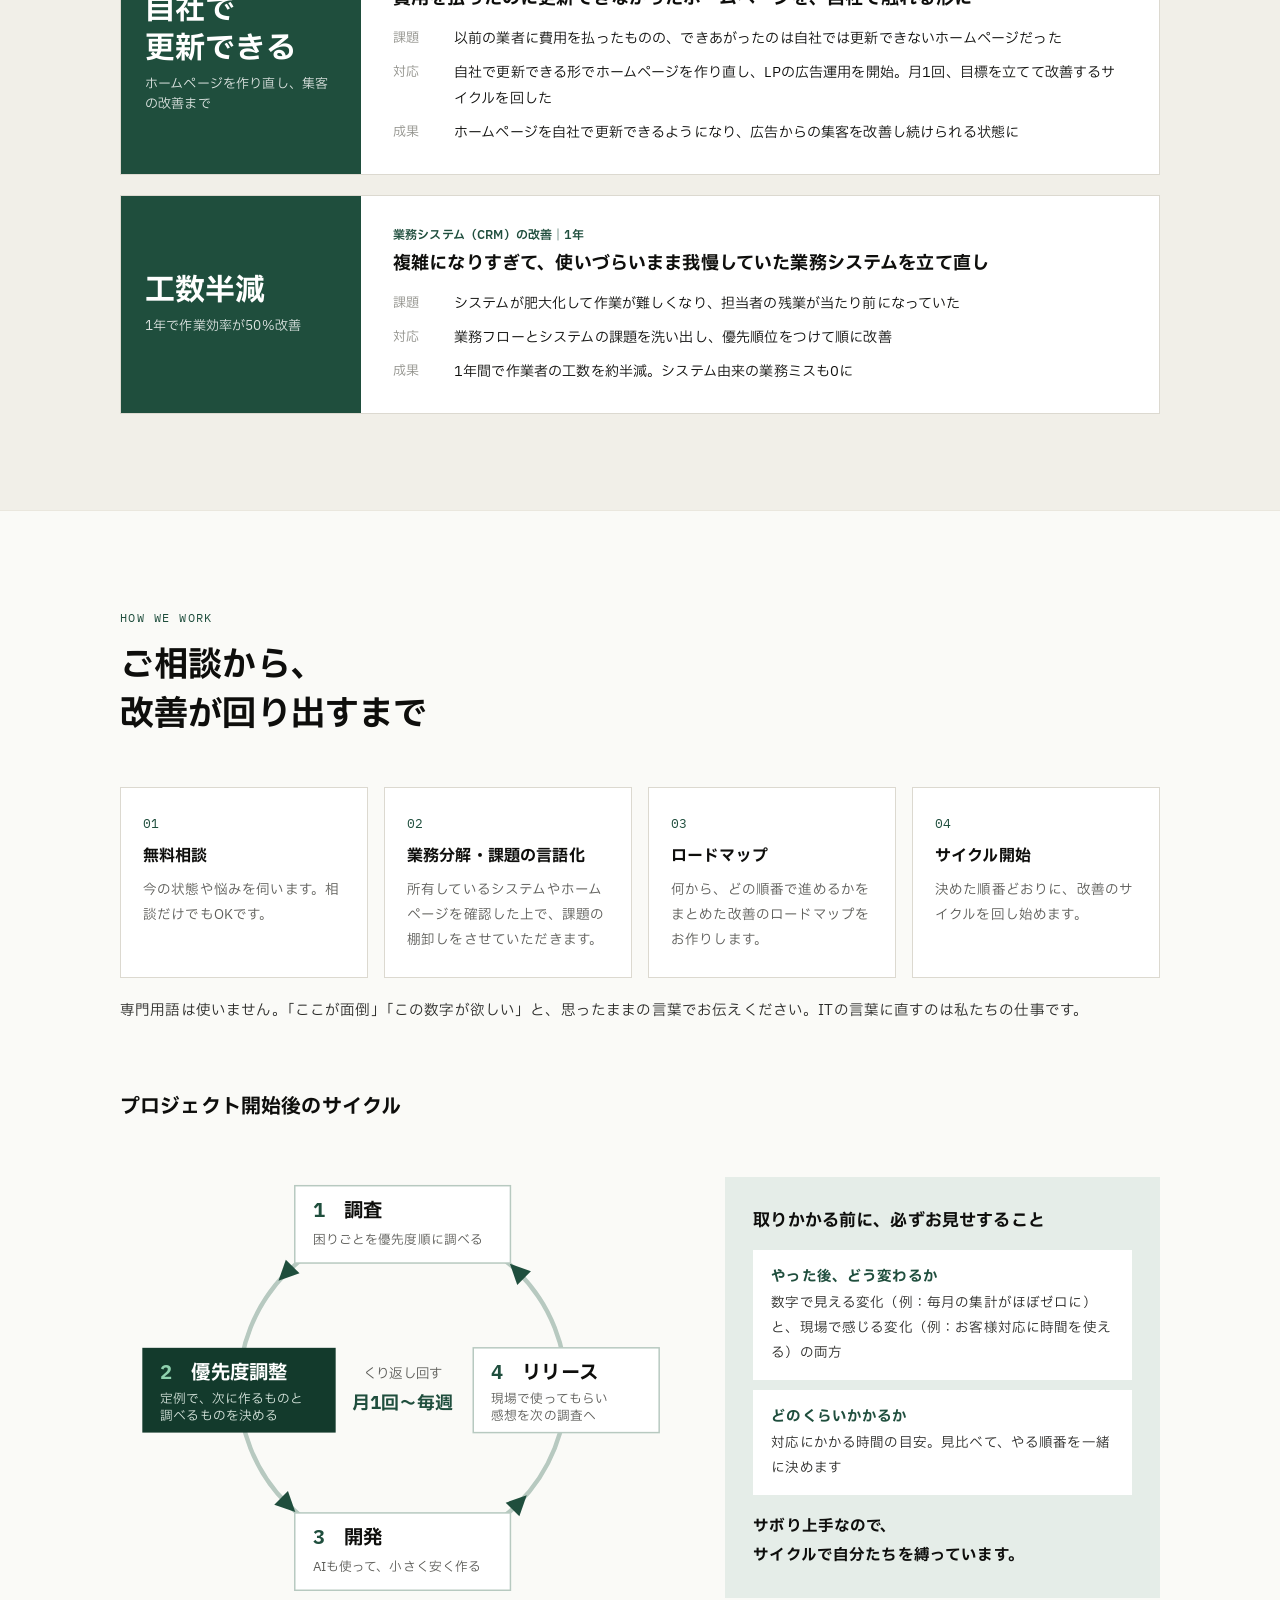
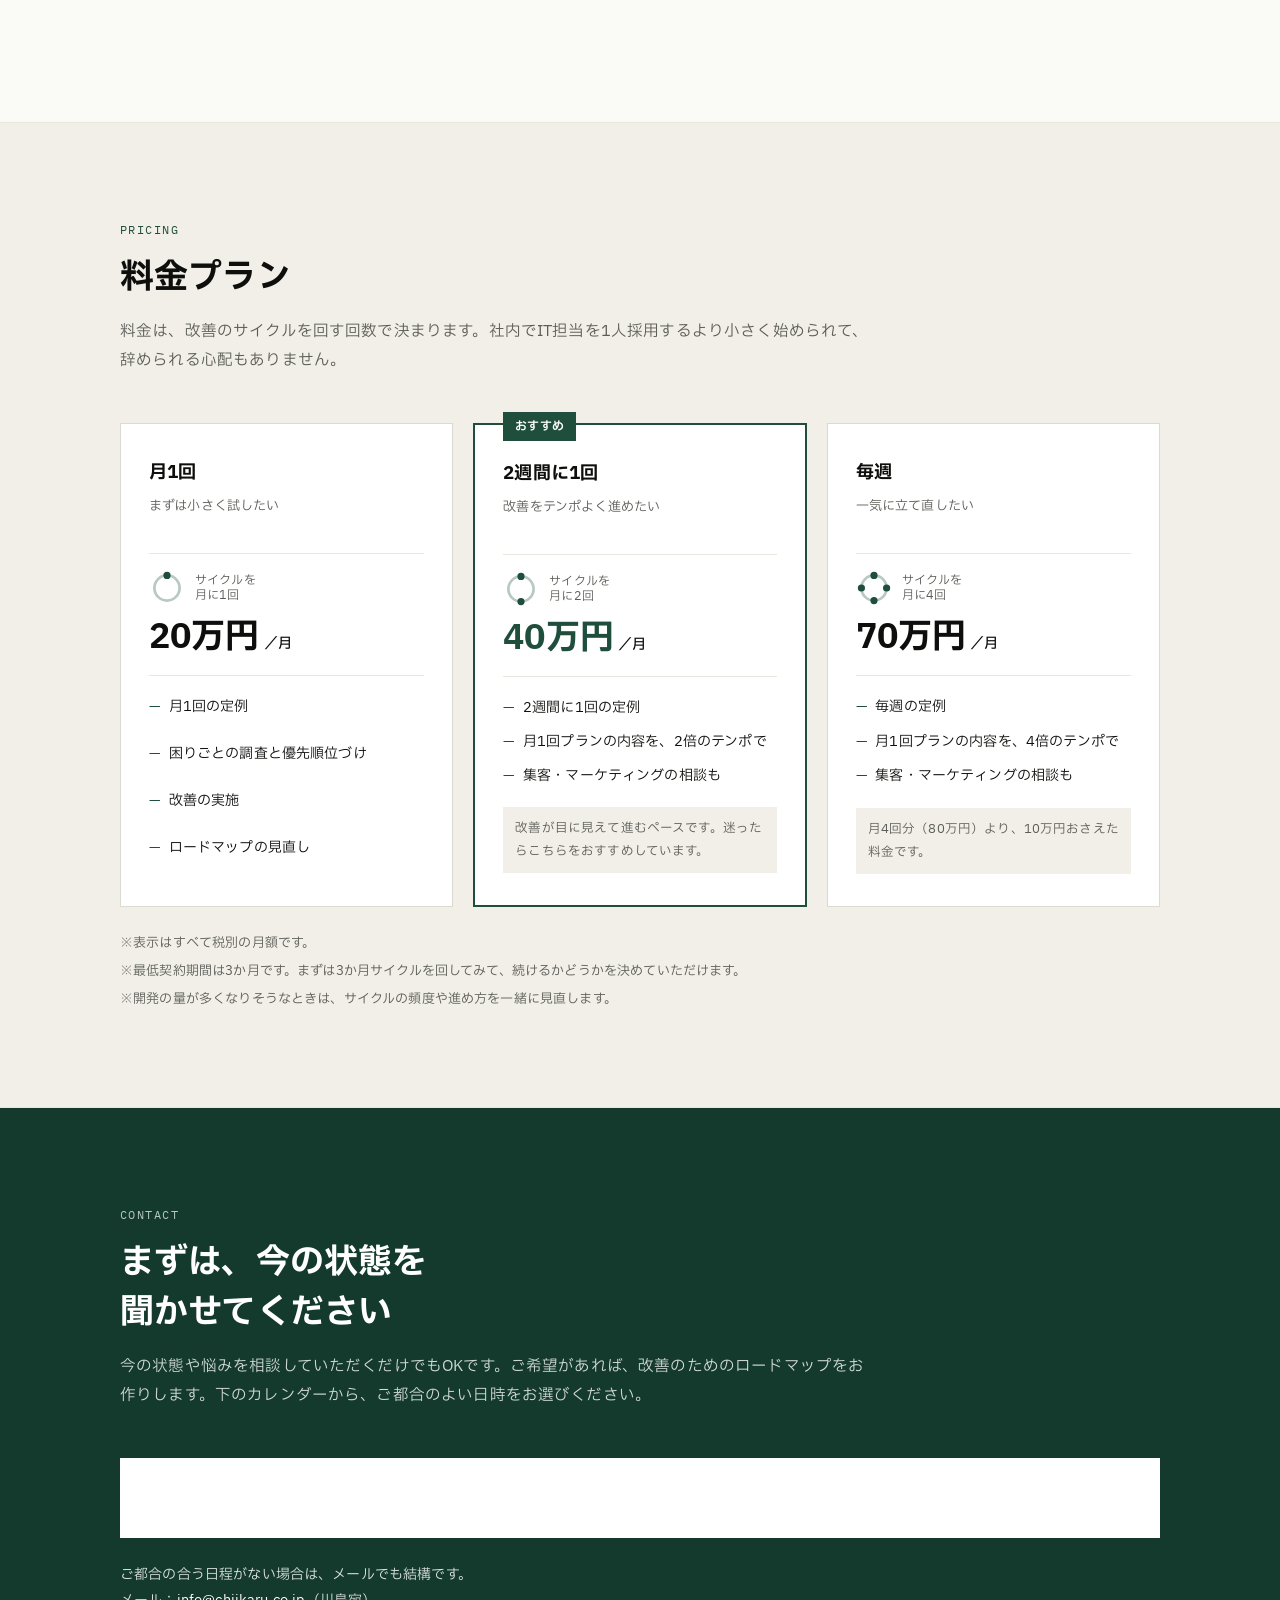
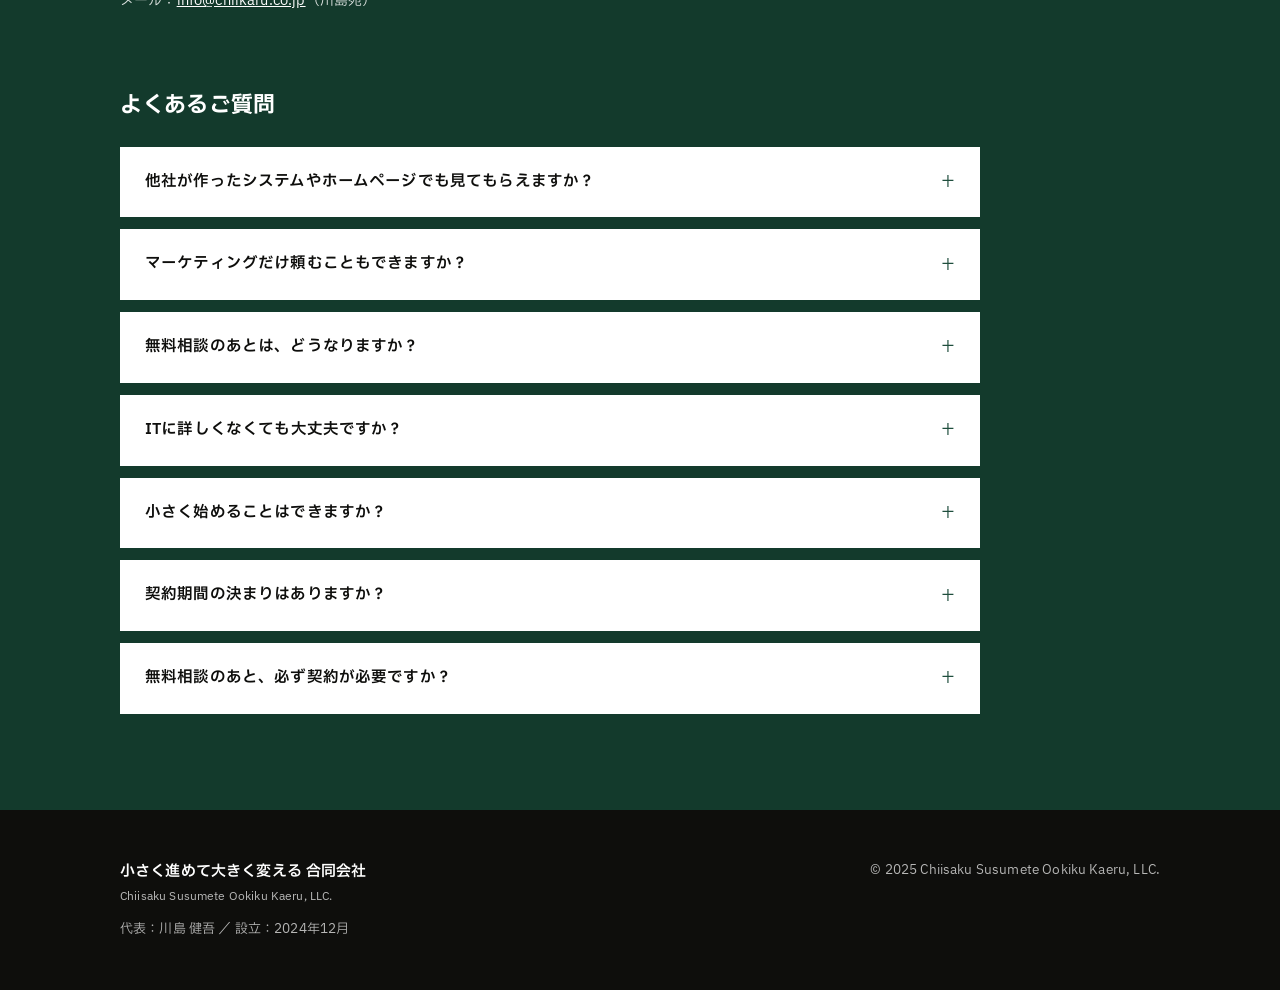
<file: lp/kaizen/index.html>
<!DOCTYPE html>
<html lang="ja">
<head>
<meta charset="UTF-8">
<meta name="viewport" content="width=device-width, initial-scale=1.0">
<title>その業務、本当にいる？ | サボり上手で真面目なエンジニアが業務をカット | 小さく進めて大きく変える合同会社</title>
<meta name="description" content="サボり上手で、真面目なエンジニアが、御社の業務を整理してカット・自動化します。浮いた時間を売上をつくる仕事へ、人を増やさず回る仕組みで粗利を残す。月20万円から。今の状態や悩みを話すだけでもOKです。">
<meta name="robots" content="noindex, nofollow">
<meta property="og:type" content="website">
<meta property="og:title" content="その業務、本当にいる？">
<meta property="og:description" content="サボり上手で、真面目なエンジニアが、御社の業務を整理してカットします。月20万円から。">
<meta property="og:url" content="https://chiikaru.co.jp/lp/kaizen/">

<link rel="preconnect" href="https://fonts.googleapis.com">
<link rel="preconnect" href="https://fonts.gstatic.com" crossorigin>
<link href="https://fonts.googleapis.com/css2?family=IBM+Plex+Mono:wght@400;500&family=IBM+Plex+Sans+JP:wght@300;400;500;600;700&family=IBM+Plex+Sans:wght@300;400;500;600;700&display=swap" rel="stylesheet">
<link rel="stylesheet" href="../assets/lp.css">
<style>
  /* ---- このLPだけの部品 ---- */

  /* ファーストビュー（ブランド強め） */
  .hero-brand { padding: 0 0 80px; }
  .tag-marquee { overflow: hidden; border-bottom: 1px solid rgba(255,255,255,.12); margin-bottom: 64px; }
  .tag-track { display: inline-flex; gap: 28px; white-space: nowrap; padding: 12px 0; font-family: "IBM Plex Mono", "IBM Plex Sans JP", monospace; font-size: 13px; color: rgba(255,255,255,.55); animation: tag-marquee 50s linear infinite; }
  @keyframes tag-marquee { to { transform: translateX(-50%); } }
  .brand-grid { display: grid; grid-template-columns: 1.3fr 1fr; gap: 56px; align-items: center; }
  .callout { font-size: 16px; font-weight: 600; color: #CFE3D8; margin-bottom: 12px; }
  .hero .brand-h1 { font-size: clamp(48px, 6.6vw, 92px); line-height: 1.12; letter-spacing: -0.02em; margin-bottom: 28px; }
  .brand-lock { font-size: clamp(21px, 2.5vw, 30px); font-weight: 700; line-height: 1.55; color: #fff; margin-bottom: 28px; }
  .gains { display: grid; grid-template-columns: 1fr 1fr; gap: 12px; margin-bottom: 36px; }
  .gain-card { border: 1px solid rgba(255,255,255,.22); background: rgba(255,255,255,.06); padding: 18px 20px; }
  .gain-k { display: inline-block; font-size: 14px; font-weight: 700; color: var(--accent-deep); background: #8FD1AE; padding: 2px 10px; margin-bottom: 8px; }
  .gain-card p { font-size: 16.5px; line-height: 1.7; color: rgba(255,255,255,.88); }
  .gain-card b { color: #fff; }
  .brand-cta { display: flex; flex-wrap: wrap; align-items: center; gap: 16px 28px; }
  .hero-dark .brand-cta .btn { background: #fff; color: var(--accent-deep); border-color: #fff; }
  .hero-dark .brand-cta .btn:hover { background: var(--accent-soft); }
  .brand-price .value { display: block; font-size: 20px; font-weight: 700; line-height: 1.2; color: #fff; }
  .brand-price b { font-size: 44px; color: #8FD1AE; margin: 0 2px; letter-spacing: -0.02em; }
  .brand-price .note { display: block; margin-top: 4px; font-size: 13px; color: rgba(255,255,255,.65); }

  /* 業務の棚卸し表（イメージ） */
  .tanaoroshi { background: rgba(0,0,0,.28); border: 1px solid rgba(255,255,255,.16); }
  .tn-bar { display: flex; align-items: center; gap: 6px; padding: 10px 14px; border-bottom: 1px solid rgba(255,255,255,.12); }
  .tn-bar span { width: 10px; height: 10px; border-radius: 50%; background: rgba(255,255,255,.25); }
  .tn-bar em { font-style: normal; margin-left: 8px; font-family: "IBM Plex Mono", monospace; font-size: 12px; color: rgba(255,255,255,.6); }
  .tn-cmd { font-family: "IBM Plex Mono", monospace; font-size: 13px; color: #8FD1AE; padding: 14px 20px 4px; }
  .tn-list { list-style: none; padding: 4px 20px 0; }
  .tn-list li { display: flex; justify-content: space-between; align-items: center; gap: 12px; padding: 11px 0; border-bottom: 1px dashed rgba(255,255,255,.14); font-size: 15px; animation: tn-in .5s ease both; }
  .tn-list li:nth-child(1) { animation-delay: .3s; } .tn-list li:nth-child(2) { animation-delay: .6s; }
  .tn-list li:nth-child(3) { animation-delay: .9s; } .tn-list li:nth-child(4) { animation-delay: 1.2s; }
  .tn-list li:nth-child(5) { animation-delay: 1.5s; } .tn-list li:nth-child(6) { animation-delay: 1.9s; }
  @keyframes tn-in { from { opacity: 0; transform: translateY(6px); } to { opacity: 1; transform: none; } }
  .tn-list .is-cut .t { color: rgba(255,255,255,.5); text-decoration: line-through; text-decoration-color: rgba(143,209,174,.8); }
  .tn-list .is-keep .t { color: #fff; font-weight: 700; }
  .tn-tag { flex-shrink: 0; font-size: 12px; font-weight: 700; padding: 2px 8px; }
  .tn-tag.auto { background: #8FD1AE; color: var(--accent-deep); }
  .tn-tag.cut { background: rgba(255,255,255,.14); color: #fff; }
  .tn-tag.keep { background: #fff; color: var(--accent-deep); }
  .tn-result { margin: 16px 20px 0; padding: 14px 16px; background: rgba(143,209,174,.14); color: #fff; font-size: 16px; font-weight: 600; }
  .tn-result b { color: #8FD1AE; }
  .tn-note { padding: 8px 20px 14px; font-size: 11.5px; color: rgba(255,255,255,.45); }
  @media (prefers-reduced-motion: reduce) {
    .tag-track, .tn-list li { animation: none; }
  }
  @media (max-width: 900px) {
    .tag-marquee { margin-bottom: 40px; }
    .brand-grid { grid-template-columns: 1fr; gap: 40px; }
    .brand-cta .btn { width: 100%; }
  }
  @media (max-width: 560px) {
    .gains { grid-template-columns: 1fr; }
    .callout { font-size: 14px; }
    .tn-list li { font-size: 14px; }
  }

  /* 事例の上の実績の数字 */
  .cases-proof { margin: 0 0 20px; }

  /* お悩み：悩みの連鎖 */
  .chain { list-style: none; display: flex; flex-wrap: wrap; align-items: center; gap: 10px 32px; margin-top: 32px; }
  .chain li { position: relative; background: var(--accent-soft); color: var(--accent-deep); font-weight: 600; font-size: 14.5px; padding: 8px 16px; }
  .chain li + li::before { content: "→"; position: absolute; left: -24px; top: 50%; transform: translateY(-50%); color: var(--ink-4); font-weight: 400; }
  @media (max-width: 720px) {
    .chain { flex-direction: column; align-items: flex-start; gap: 26px; }
    .chain li + li::before { content: "↓"; left: 16px; top: -26px; transform: none; line-height: 26px; }
  }

  /* WHO */
  .who-text p { color: var(--ink-2); margin-top: 16px; }
  .who-text .who-punch { font-size: 20px; font-weight: 700; color: var(--accent); margin-top: 24px; }

  /* 5つの約束 */
  .promises { display: grid; gap: 16px; }
  .promise { display: grid; grid-template-columns: 1fr 1.25fr; background: var(--bg-card); border: 1px solid var(--rule); }
  .promise-head { padding: 28px 32px; border-right: 1px solid var(--rule-soft); }
  .promise-num { font-family: "IBM Plex Mono", monospace; font-size: 12px; letter-spacing: 0.1em; color: var(--accent); }
  .promise-head h3 { font-size: 19px; line-height: 1.55; margin-top: 6px; }
  .promise-body { padding: 28px 32px; }
  .promise-so { font-size: 13px; font-weight: 600; color: var(--accent); }
  .promise-body .gain { font-size: 17px; font-weight: 700; line-height: 1.6; margin-top: 2px; }
  .promise-body p { font-size: 14.5px; color: var(--ink-2); margin-top: 8px; }
  .promise-proof { display: inline-block; margin-top: 12px; font-size: 12.5px; color: var(--ink-3); background: var(--bg-soft); padding: 4px 10px; }
  @media (max-width: 720px) {
    .promise { grid-template-columns: 1fr; }
    .promise-head { border-right: none; border-bottom: 1px solid var(--rule-soft); padding: 22px 20px; }
    .promise-body { padding: 20px; }
  }

  /* 事例：ストーリーの一言 */
  .case-quote { margin-top: 14px; padding-left: 14px; border-left: 3px solid var(--accent-line); font-size: 14.5px; font-weight: 600; color: var(--ink-2); }

  /* 進め方：サイクル図 */
  .cycle-head { font-size: 20px; margin: 64px 0 24px; }
  .cycle-wrap { display: grid; grid-template-columns: 1.3fr 1fr; gap: 40px; align-items: center; }
  .cycle-svg { width: 100%; height: auto; display: block; }
  .cycle-list { display: none; }
  .cycle-list ol { list-style: none; counter-reset: cyc; }
  .cycle-list li { counter-increment: cyc; background: var(--bg-card); border: 1px solid var(--rule); padding: 14px 18px 14px 52px; position: relative; margin-bottom: 8px; }
  .cycle-list li::before { content: counter(cyc); position: absolute; left: 18px; top: 14px; font-weight: 700; color: var(--accent); }
  .cycle-list li.is-key { background: var(--accent-deep); color: #fff; border-color: var(--accent-deep); }
  .cycle-list li.is-key::before { color: #8FD1AE; }
  .cycle-list strong { display: block; }
  .cycle-list span { font-size: 13.5px; opacity: .85; }
  .cycle-loop { font-size: 13.5px; font-weight: 600; color: var(--accent); }
  .cycle-panel { background: var(--accent-soft); padding: 28px; }
  .cycle-panel h4 { font-size: 17px; margin-bottom: 14px; }
  .cycle-panel dl { display: grid; gap: 10px; }
  .cycle-panel dl > div { background: var(--bg-card); padding: 14px 18px; }
  .cycle-panel dt { font-weight: 700; color: var(--accent); font-size: 14.5px; }
  .cycle-panel dd { font-size: 13.5px; color: var(--ink-2); }
  .cycle-panel .bind { margin-top: 18px; font-weight: 700; }
  .flow-note { margin-top: 20px; font-size: 14.5px; color: var(--ink-2); }
  @media (max-width: 900px) { .cycle-wrap { grid-template-columns: 1fr; gap: 24px; } }
  @media (max-width: 720px) {
    .cycle-svg { display: none; }
    .cycle-list { display: block; }
  }

  /* 料金：サイクルの回る数 */
  .plan-cycle { display: flex; align-items: center; gap: 10px; margin-bottom: 12px; }
  .plan-cycle svg { width: 36px; height: 36px; flex-shrink: 0; }
  .plan-cycle span { font-size: 12px; color: var(--ink-3); line-height: 1.3; }
</style>
</head>
<body>

<header class="topbar">
  <div class="container topbar-inner">
    <a href="/" class="brand">
      <div class="brand-mark"></div>
      <div class="brand-name">
        小さく進めて大きく変える 合同会社
        <span class="en">Chiisaku Susumete Ookiku Kaeru, LLC.</span>
      </div>
    </a>
    <a href="#contact" class="btn">無料で相談する <span class="arrow">→</span></a>
  </div>
</header>

<main>

<!-- ===== ファーストビュー ===== -->
<section class="hero hero-dark hero-brand">
  <div class="tag-marquee" aria-hidden="true">
    <div class="tag-track">
      <span>#業務の棚卸し</span><span>#ムダな業務のカット</span><span>#業務の自動化</span><span>#スプレッドシート自動入力</span><span>#データの自動集計</span><span>#AI導入</span><span>#ペーパーレス</span><span>#社内システムの改善</span><span>#内製化</span><span>#集客・マーケティング</span>
      <span>#業務の棚卸し</span><span>#ムダな業務のカット</span><span>#業務の自動化</span><span>#スプレッドシート自動入力</span><span>#データの自動集計</span><span>#AI導入</span><span>#ペーパーレス</span><span>#社内システムの改善</span><span>#内製化</span><span>#集客・マーケティング</span>
    </div>
  </div>
  <div class="container">
    <div class="brand-grid">
      <div class="brand-main">
        <p class="callout">＼ <span class="nw">人手が足りないと感じている、</span><span class="nw">すべての社長へ</span> ／</p>
        <h1 class="brand-h1"><span class="nw">その業務、</span><br><em class="nw">本当にいる？</em></h1>
        <p class="brand-lock"><span class="nw">サボり上手で、</span><span class="nw">真面目なエンジニアが、</span><br><span class="nw">御社の業務を整理して、</span><span class="nw">カットします。</span></p>
        <div class="gains">
          <div class="gain-card"><span class="gain-k">時間をつくる</span><p>ムダな業務をカット・自動化して、<span class="nw">浮いた時間を</span><b class="nw">売上をつくる仕事</b>へ。</p></div>
          <div class="gain-card"><span class="gain-k">粗利を残す</span><p><span class="nw">人を増やさなくても</span><span class="nw">回る仕組みにして、</span><b class="nw">利益が残る</b>会社へ。</p></div>
        </div>
        <div class="brand-cta">
          <a href="#contact" class="btn btn-lg">無料で相談する <span class="arrow">→</span></a>
          <div class="brand-price">
            <span class="value">月<b>20</b>万円から</span>
            <span class="note">税別｜今の状態や悩みを話すだけでもOK</span>
          </div>
        </div>
      </div>

      <div class="tanaoroshi" role="img" aria-label="業務の棚卸しのイメージ。集計や転記などの業務を自動化・カットして、お客様への提案に集中する">
        <div class="tn-bar" aria-hidden="true"><span></span><span></span><span></span><em>gyomu_tanaoroshi.csv</em></div>
        <div class="tn-cmd" aria-hidden="true">$ sabori --cut</div>
        <ul class="tn-list" aria-hidden="true">
          <li class="is-cut"><span class="t">毎月の売上集計（手作業）</span><span class="tn-tag auto">自動化</span></li>
          <li class="is-cut"><span class="t">スプレッドシートへの転記</span><span class="tn-tag cut">カット</span></li>
          <li class="is-cut"><span class="t">同じ内容の問い合わせ返信</span><span class="tn-tag auto">テンプレ化</span></li>
          <li class="is-cut"><span class="t">紙の書類の回覧・保管</span><span class="tn-tag cut">ペーパーレス</span></li>
          <li class="is-cut"><span class="t">お客様の住所変更の代行</span><span class="tn-tag auto">お客様自身で</span></li>
          <li class="is-keep"><span class="t">お客様への提案・相談対応</span><span class="tn-tag keep">ここに集中</span></li>
        </ul>
        <div class="tn-result" aria-hidden="true">浮いた時間 → <b>売上をつくる仕事</b>へ</div>
        <p class="tn-note" aria-hidden="true">※イメージです</p>
      </div>
    </div>
  </div>
</section>

<!-- ===== お悩み ===== -->
<section class="section">
  <div class="container">
    <div class="section-head">
      <div class="section-label">Problem</div>
      <h2 class="section-title">その業務、<br>こんな形で残っていませんか。</h2>
    </div>
    <div class="pain-grid">
      <div class="pain">毎月の集計を、誰かが手作業でやっている</div>
      <div class="pain">同じ内容を、何度もスプレッドシートに転記している</div>
      <div class="pain">専門スタッフが、本業より事務作業に時間を取られている</div>
      <div class="pain">外注先に頼んでも、システムの修正がなかなか進まない</div>
      <div class="pain">使いづらいけど、もう慣れるしかないと思っている</div>
      <div class="pain">広告は出しているのに、欲しい数字が出てこない</div>
    </div>
    <ol class="chain" aria-label="ムダな業務が残ったときの流れ">
      <li>ムダな業務が残る</li>
      <li>人が足りない</li>
      <li>人を増やす</li>
      <li>粗利が減る</li>
    </ol>
    <p class="pain-close">人を増やす前に、<em>なくせる業務がないか</em>を一緒に見てみませんか。<br>その不便、慣れなくていいんです。</p>
  </div>
</section>

<!-- ===== WHO ===== -->
<section class="section soft">
  <div class="container">
    <div class="team">
      <div class="who-text">
        <div class="section-label">Who we are</div>
        <h2 class="section-title">私たちは、<br><span class="nw">サボり上手の</span><span class="nw">エンジニアチームです。</span></h2>
        <p>同じ作業を2回やるのが嫌い。<br>自分がいないと回らない仕組みも嫌い。</p>
        <p>だから、どの現場でも最後に残してきたのは「自分たちがいなくても回る状態」でした。</p>
        <p>そして、自分がサボる人間だと知っているから、サボれない仕組みを先に作ります。<br>決まった間隔で必ず振り返り、次にやることを一緒に決める。<br>効果が分かる状態にして、改善を回す仕組みを作る。<br>真面目さを、気合いではなく仕組みで約束します。</p>
        <p class="who-punch">サボりたいから、ちゃんとやる。</p>
      </div>
      <ul class="team-list">
        <li><strong>代表・川島 健吾</strong><span>元メガベンチャーのPM。業務システムの改善から集客まで、上流から現場まで担当</span></li>
        <li><strong>エンジニア</strong><span>事業売却の経験があるエンジニアを含む、少数精鋭のメンバーで対応</span></li>
        <li><strong>開発もマーケも</strong><span>システム開発、AI導入、業務の自動化、集客・マーケティングまで</span></li>
      </ul>
    </div>
  </div>
</section>

<!-- ===== 5つの約束 ===== -->
<section class="section">
  <div class="container">
    <div class="section-head">
      <div class="section-label">Our promise</div>
      <h2 class="section-title">サボり上手だから守れる、<br>5つの約束</h2>
      <p class="section-desc">どれも、ITの業者に一度困らされた方から伺った話の裏返しです。</p>
    </div>
    <div class="promises">
      <article class="promise">
        <div class="promise-head">
          <div class="promise-num">PROMISE 01</div>
          <h3>サボり上手は、自分がいないと回らない状態に耐えられない</h3>
        </div>
        <div class="promise-body">
          <div class="promise-so">だから</div>
          <p class="gain">御社が自分で触れる形で渡します。最後は社内で回せる状態に。</p>
          <p>仕組みも説明も残します。外注先に頼まないと何も変えられない、という状態から抜け出せます。</p>
          <span class="promise-proof">実績：外部に頼んでいた開発が不要になり、内製化を実現</span>
        </div>
      </article>
      <article class="promise">
        <div class="promise-head">
          <div class="promise-num">PROMISE 02</div>
          <h3>サボり上手は、自分がサボることを知っている</h3>
        </div>
        <div class="promise-body">
          <div class="promise-so">だから</div>
          <p class="gain">サボれない仕組みを、先に作ります。</p>
          <p>月1回から毎週まで、決まったサイクルで必ず振り返り、次にやることを一緒に決めます。連絡が途絶えることはありません。</p>
        </div>
      </article>
      <article class="promise">
        <div class="promise-head">
          <div class="promise-num">PROMISE 03</div>
          <h3>サボり上手は、使われないものを作るのが一番嫌い</h3>
        </div>
        <div class="promise-body">
          <div class="promise-so">だから</div>
          <p class="gain">いきなり作りません。業務を洗い出してから、使われるものだけを作ります。</p>
          <p>「とりあえずAIを入れる」ようなことはしません。現場の声を聞いて、優先順位をつけてから手をつけます。</p>
          <span class="promise-proof">実績：使いづらくなった業務システムを、優先順位をつけて改善し工数半減</span>
        </div>
      </article>
      <article class="promise">
        <div class="promise-head">
          <div class="promise-num">PROMISE 04</div>
          <h3>サボり上手は、手作業で高く作りたくない</h3>
        </div>
        <div class="promise-body">
          <div class="promise-so">だから</div>
          <p class="gain">AIを使って開発し、費用を抑えます。</p>
          <p>AIは売りつけるものではなく、安く速く作るための道具。大きなシステムを最初から作らず、効果が出たところから広げます。</p>
        </div>
      </article>
      <article class="promise">
        <div class="promise-head">
          <div class="promise-num">PROMISE 05</div>
          <h3>サボり上手は、勘で決める会議を何度もしたくない</h3>
        </div>
        <div class="promise-body">
          <div class="promise-so">だから</div>
          <p class="gain">やったことと、その効果を、数字と言葉で見える化します。</p>
          <p>作業時間がどれだけ減ったか、広告や問い合わせの数字がどう動いたかを測って、毎回お見せします。集計のための残業がなくなった、会議で数字を見て話せるようになった、といった数字に出にくい変化も言葉にして残します。その結果をもとに、次の改善やマーケティングの打ち手を一緒に決めます。</p>
          <span class="promise-proof">実績：成果の出なかった集客を、改善を回し続けてリード3倍に</span>
        </div>
      </article>
    </div>
  </div>
</section>

<!-- ===== 事例 ===== -->
<section class="section soft">
  <div class="container">
    <div class="section-head">
      <div class="section-label">Case studies</div>
      <h2 class="section-title">支援事例</h2>
    </div>
    <div class="proof cases-proof">
      <div class="proof-item"><div class="proof-num">外注ゼロ</div><div class="proof-desc">外部に頼んでいた開発を、社内で回せる体制に</div></div>
      <div class="proof-item"><div class="proof-num">工数半減</div><div class="proof-desc">使いづらくなった業務システムを1年で立て直し</div></div>
      <div class="proof-item"><div class="proof-num">リード3<small>倍</small></div><div class="proof-desc">成果の出なかった集客を、改善を回し続けて</div></div>
    </div>
    <div class="cases">
      <article class="case">
        <div class="case-result">
          <div class="num">改善が<br>回り出した</div>
          <div class="sub">現場のスタッフから、自発的に改善案が出るように</div>
        </div>
        <div class="case-body">
          <div class="case-tag">専門スタッフを抱えるオンライン事業者様（社員20〜30名）｜社内システムの改善と数字の見える化｜約1年</div>
          <h3>外注先での修正が進まなかった社内システムを、業務と数字の両面から立て直し</h3>
          <div class="case-rows">
            <div class="case-row"><span class="k">課題</span><span>外注先に頼んでもシステムの修正がうまく進まず、専門スタッフが事務作業や集計に追われていた。経営陣も、営業や広告に使う数字や、経営判断に必要な数字が取れていなかった</span></div>
            <div class="case-row"><span class="k">対応</span><span>システムを一通り拝見して課題を洗い出し、現場の声を聞きながら優先順位をつけて改善。お客様自身で手続きできる仕組みや、顧客の分類ごとに配信できる仕組みを整えた</span></div>
            <div class="case-row"><span class="k">成果</span><span>止まっていた改善が続くようになり、現場のスタッフから自発的に改善の要望が上がるようになった</span></div>
          </div>
          <p class="case-quote">いちばん喜ばれたのは、「相談できる人がいる」ことそのものでした。</p>
        </div>
      </article>

      <article class="case">
        <div class="case-result">
          <div class="num">自社で<br>更新できる</div>
          <div class="sub">ホームページを作り直し、集客の改善まで</div>
        </div>
        <div class="case-body">
          <div class="case-tag">BtoBメーカー様｜ホームページの作り直しと集客</div>
          <h3>費用を払ったのに更新できなかったホームページを、自社で触れる形に</h3>
          <div class="case-rows">
            <div class="case-row"><span class="k">課題</span><span>以前の業者に費用を払ったものの、できあがったのは自社では更新できないホームページだった</span></div>
            <div class="case-row"><span class="k">対応</span><span>自社で更新できる形でホームページを作り直し、LPの広告運用を開始。月1回、目標を立てて改善するサイクルを回した</span></div>
            <div class="case-row"><span class="k">成果</span><span>ホームページを自社で更新できるようになり、広告からの集客を改善し続けられる状態に</span></div>
          </div>
        </div>
      </article>

      <article class="case">
        <div class="case-result">
          <div class="num">工数半減</div>
          <div class="sub">1年で作業効率が50%改善</div>
        </div>
        <div class="case-body">
          <div class="case-tag">業務システム（CRM）の改善｜1年</div>
          <h3>複雑になりすぎて、使いづらいまま我慢していた業務システムを立て直し</h3>
          <div class="case-rows">
            <div class="case-row"><span class="k">課題</span><span>システムが肥大化して作業が難しくなり、担当者の残業が当たり前になっていた</span></div>
            <div class="case-row"><span class="k">対応</span><span>業務フローとシステムの課題を洗い出し、優先順位をつけて順に改善</span></div>
            <div class="case-row"><span class="k">成果</span><span>1年間で作業者の工数を約半減。システム由来の業務ミスも0に</span></div>
          </div>
        </div>
      </article>
    </div>
  </div>
</section>

<!-- ===== 進め方 ===== -->
<section class="section">
  <div class="container">
    <div class="section-head">
      <div class="section-label">How we work</div>
      <h2 class="section-title">ご相談から、<br>改善が回り出すまで</h2>
    </div>
    <ol class="flow">
      <li><h3>無料相談</h3><p>今の状態や悩みを伺います。相談だけでもOKです。</p></li>
      <li><h3>業務分解・課題の言語化</h3><p>所有しているシステムやホームページを確認した上で、課題の棚卸しをさせていただきます。</p></li>
      <li><h3>ロードマップ</h3><p>何から、どの順番で進めるかをまとめた改善のロードマップをお作りします。</p></li>
      <li><h3>サイクル開始</h3><p>決めた順番どおりに、改善のサイクルを回し始めます。</p></li>
    </ol>
    <p class="flow-note">専門用語は使いません。「ここが面倒」「この数字が欲しい」と、思ったままの言葉でお伝えください。ITの言葉に直すのは私たちの仕事です。</p>

    <h3 class="cycle-head">プロジェクト開始後のサイクル</h3>
    <div class="cycle-wrap">
      <svg class="cycle-svg" viewBox="0 0 760 640" role="img" aria-label="改善のサイクル。1 調査、2 優先度調整、3 開発、4 リリースをくり返す">
        <circle cx="380" cy="320" r="220" fill="none" stroke="#B7C9C0" stroke-width="6"/>
        <g fill="#1F4E3D">
          <path d="M16 0 L-11 -13 L-11 13 Z" transform="translate(224.4 164.4) rotate(135)"/>
          <path d="M16 0 L-11 -13 L-11 13 Z" transform="translate(224.4 475.6) rotate(45)"/>
          <path d="M16 0 L-11 -13 L-11 13 Z" transform="translate(535.6 475.6) rotate(-45)"/>
          <path d="M16 0 L-11 -13 L-11 13 Z" transform="translate(535.6 164.4) rotate(-135)"/>
        </g>
        <text x="380" y="306" text-anchor="middle" font-size="18" fill="#5C5C58">くり返し回す</text>
        <text x="380" y="348" text-anchor="middle" font-size="24" font-weight="700" fill="#1F4E3D">月1回〜毎週</text>

        <rect x="235" y="48" width="290" height="104" fill="#FFFFFF" stroke="#B7C9C0" stroke-width="2"/>
        <text x="259" y="90" font-size="26" font-weight="700" fill="#0E0E0C"><tspan fill="#1F4E3D">1</tspan>　調査</text>
        <text x="259" y="126" font-size="17" fill="#5C5C58">困りごとを優先度順に調べる</text>

        <rect x="30" y="266" width="260" height="114" fill="#133A2C"/>
        <text x="54" y="308" font-size="26" font-weight="700" fill="#FFFFFF"><tspan fill="#8FD1AE">2</tspan>　優先度調整</text>
        <text x="54" y="340" font-size="17" fill="#D6E4DC">定例で、次に作るものと</text>
        <text x="54" y="363" font-size="17" fill="#D6E4DC">調べるものを決める</text>

        <rect x="235" y="488" width="290" height="104" fill="#FFFFFF" stroke="#B7C9C0" stroke-width="2"/>
        <text x="259" y="530" font-size="26" font-weight="700" fill="#0E0E0C"><tspan fill="#1F4E3D">3</tspan>　開発</text>
        <text x="259" y="566" font-size="17" fill="#5C5C58">AIも使って、小さく安く作る</text>

        <rect x="475" y="266" width="250" height="114" fill="#FFFFFF" stroke="#B7C9C0" stroke-width="2"/>
        <text x="499" y="308" font-size="26" font-weight="700" fill="#0E0E0C"><tspan fill="#1F4E3D">4</tspan>　リリース</text>
        <text x="499" y="340" font-size="17" fill="#5C5C58">現場で使ってもらい</text>
        <text x="499" y="363" font-size="17" fill="#5C5C58">感想を次の調査へ</text>
      </svg>
      <div class="cycle-list">
        <ol>
          <li><strong>調査</strong><span>困りごとを優先度順に調べる</span></li>
          <li class="is-key"><strong>優先度調整</strong><span>定例で、次に作るものと調べるものを決める</span></li>
          <li><strong>開発</strong><span>AIも使って、小さく安く作る</span></li>
          <li><strong>リリース</strong><span>現場で使ってもらい、感想を次の調査へ</span></li>
        </ol>
        <p class="cycle-loop">↻ 4のあとは、また1へ。月1回〜毎週くり返します</p>
      </div>
      <div class="cycle-panel">
        <h4><span class="nw">取りかかる前に、</span><span class="nw">必ずお見せすること</span></h4>
        <dl>
          <div><dt>やった後、どう変わるか</dt><dd>数字で見える変化（例：毎月の集計がほぼゼロに）と、現場で感じる変化（例：お客様対応に時間を使える）の両方</dd></div>
          <div><dt>どのくらいかかるか</dt><dd>対応にかかる時間の目安。見比べて、やる順番を一緒に決めます</dd></div>
        </dl>
        <p class="bind"><span class="nw">サボり上手なので、</span><span class="nw">サイクルで自分たちを縛っています。</span></p>
      </div>
    </div>
  </div>
</section>

<!-- ===== 料金 ===== -->
<section class="section soft" id="price">
  <div class="container">
    <div class="section-head">
      <div class="section-label">Pricing</div>
      <h2 class="section-title">料金プラン</h2>
      <p class="section-desc">料金は、改善のサイクルを回す回数で決まります。社内でIT担当を1人採用するより小さく始められて、辞められる心配もありません。</p>
    </div>
    <div class="plans">
      <div class="plan">
        <h3>月1回</h3>
        <p class="plan-for">まずは小さく試したい</p>
        <div class="plan-price">
          <div class="plan-cycle" role="img" aria-label="サイクルを月に1回まわす">
            <svg viewBox="0 0 40 40" aria-hidden="true"><circle cx="20" cy="20" r="14" fill="none" stroke="#B7C9C0" stroke-width="3"/><circle cx="20" cy="6" r="4" fill="#1F4E3D"/></svg>
            <span>サイクルを<br>月に1回</span>
          </div>
          <span class="yen">20万円</span><span class="unit">／月</span>
        </div>
        <ul>
          <li>月1回の定例</li>
          <li>困りごとの調査と優先順位づけ</li>
          <li>改善の実施</li>
          <li>ロードマップの見直し</li>
        </ul>
      </div>
      <div class="plan featured">
        <span class="plan-badge">おすすめ</span>
        <h3>2週間に1回</h3>
        <p class="plan-for">改善をテンポよく進めたい</p>
        <div class="plan-price">
          <div class="plan-cycle" role="img" aria-label="サイクルを月に2回まわす">
            <svg viewBox="0 0 40 40" aria-hidden="true"><circle cx="20" cy="20" r="14" fill="none" stroke="#B7C9C0" stroke-width="3"/><circle cx="20" cy="6" r="4" fill="#1F4E3D"/><circle cx="20" cy="34" r="4" fill="#1F4E3D"/></svg>
            <span>サイクルを<br>月に2回</span>
          </div>
          <span class="yen">40万円</span><span class="unit">／月</span>
        </div>
        <ul>
          <li>2週間に1回の定例</li>
          <li>月1回プランの内容を、2倍のテンポで</li>
          <li>集客・マーケティングの相談も</li>
        </ul>
        <p class="plan-foot">改善が目に見えて進むペースです。迷ったらこちらをおすすめしています。</p>
      </div>
      <div class="plan">
        <h3>毎週</h3>
        <p class="plan-for">一気に立て直したい</p>
        <div class="plan-price">
          <div class="plan-cycle" role="img" aria-label="サイクルを月に4回まわす">
            <svg viewBox="0 0 40 40" aria-hidden="true"><circle cx="20" cy="20" r="14" fill="none" stroke="#B7C9C0" stroke-width="3"/><circle cx="20" cy="6" r="4" fill="#1F4E3D"/><circle cx="34" cy="20" r="4" fill="#1F4E3D"/><circle cx="20" cy="34" r="4" fill="#1F4E3D"/><circle cx="6" cy="20" r="4" fill="#1F4E3D"/></svg>
            <span>サイクルを<br>月に4回</span>
          </div>
          <span class="yen">70万円</span><span class="unit">／月</span>
        </div>
        <ul>
          <li>毎週の定例</li>
          <li>月1回プランの内容を、4倍のテンポで</li>
          <li>集客・マーケティングの相談も</li>
        </ul>
        <p class="plan-foot">月4回分（80万円）より、10万円おさえた料金です。</p>
      </div>
    </div>
    <ul class="plan-notes">
      <li>※表示はすべて税別の月額です。</li>
      <li>※最低契約期間は3か月です。まずは3か月サイクルを回してみて、続けるかどうかを決めていただけます。</li>
      <li>※開発の量が多くなりそうなときは、サイクルの頻度や進め方を一緒に見直します。</li>
    </ul>
  </div>
</section>

<!-- ===== 予約 ===== -->
<section class="contact" id="contact">
  <div class="container">
    <div class="section-head">
      <div class="section-label">Contact</div>
      <h2 class="section-title">まずは、今の状態を<br>聞かせてください</h2>
      <p class="section-desc">今の状態や悩みを相談していただくだけでもOKです。ご希望があれば、改善のためのロードマップをお作りします。下のカレンダーから、ご都合のよい日時をお選びください。</p>
    </div>
    <div class="contact-box">
      <!-- Begin TimeRex Widget -->
      <div id="timerex_calendar" data-url="https://timerex.net/s/k.fifty.1110_2dd1/72e79cc3"></div>
      <script id="timerex_embed" src="https://asset.timerex.net/js/embed.js"></script>
      <script type="text/javascript">
        TimerexCalendar();
      </script>
      <!-- End TimeRex Widget -->
    </div>
    <p class="contact-alt">
      ご都合の合う日程がない場合は、メールでも結構です。<br>
      メール：<a href="mailto:info@chiikaru.co.jp">info@chiikaru.co.jp</a>（川島宛）
    </p>

    <div class="contact-faq">
      <h3>よくあるご質問</h3>
      <div class="faq">
        <details>
          <summary>他社が作ったシステムやホームページでも見てもらえますか？</summary>
          <p class="answer">はい。他社が作ったものでも、一通り見させていただいたうえで、何から手をつけるべきかを整理します。</p>
        </details>
        <details>
          <summary>マーケティングだけ頼むこともできますか？</summary>
          <p class="answer">はい、可能です。集客の数字の取り方から、広告やホームページの改善まで、マーケティングだけのご相談も承ります。</p>
        </details>
        <details>
          <summary>無料相談のあとは、どうなりますか？</summary>
          <p class="answer">伺った内容をもとに、何から、どの順番で進めるかをまとめた改善のロードマップをお作りします。それを見てから、ご依頼いただくかどうかを決めていただけます。</p>
        </details>
        <details>
          <summary>ITに詳しくなくても大丈夫ですか？</summary>
          <p class="answer">はい。専門用語は使わずにお話しします。「ここが面倒」「この数字が欲しい」と、思ったままの言葉でお伝えください。</p>
        </details>
        <details>
          <summary>小さく始めることはできますか？</summary>
          <p class="answer">はい。月1回のプラン（月20万円）から始められます。回り始めてから、2週間に1回や毎週に変えることもできます。</p>
        </details>
        <details>
          <summary>契約期間の決まりはありますか？</summary>
          <p class="answer">最低契約期間は3か月です。まずは3か月サイクルを回してみて、続けるかどうかを決めていただけます。</p>
        </details>
        <details>
          <summary>無料相談のあと、必ず契約が必要ですか？</summary>
          <p class="answer">いいえ。無料相談だけで終えていただいても費用はかかりません。</p>
        </details>
      </div>
    </div>
  </div>
</section>

</main>

<footer>
  <div class="container footer-grid">
    <div>
      <div class="footer-name">小さく進めて大きく変える 合同会社</div>
      <div class="footer-en">Chiisaku Susumete Ookiku Kaeru, LLC.</div>
      <div>代表：川島 健吾 ／ 設立：2024年12月</div>
    </div>
    <div>© 2025 Chiisaku Susumete Ookiku Kaeru, LLC.</div>
  </div>
</footer>

</body>
</html>
</file>
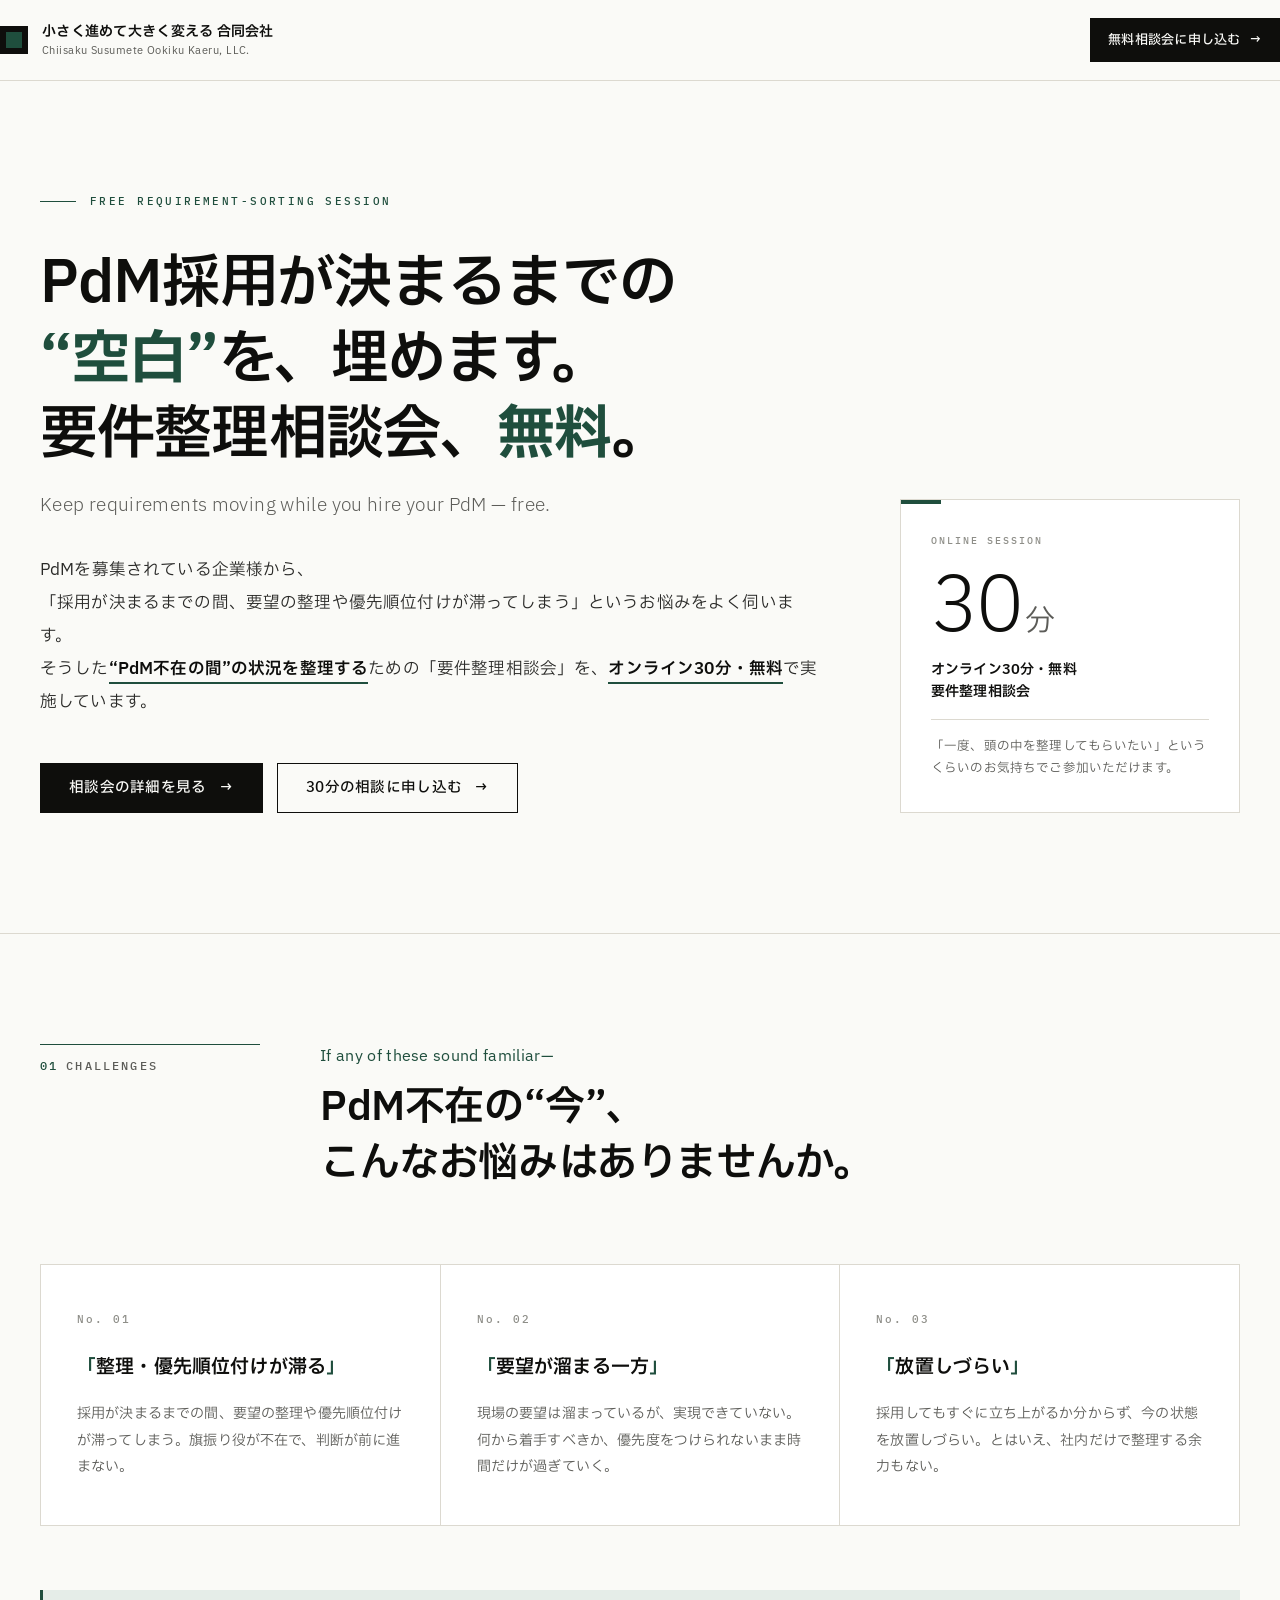
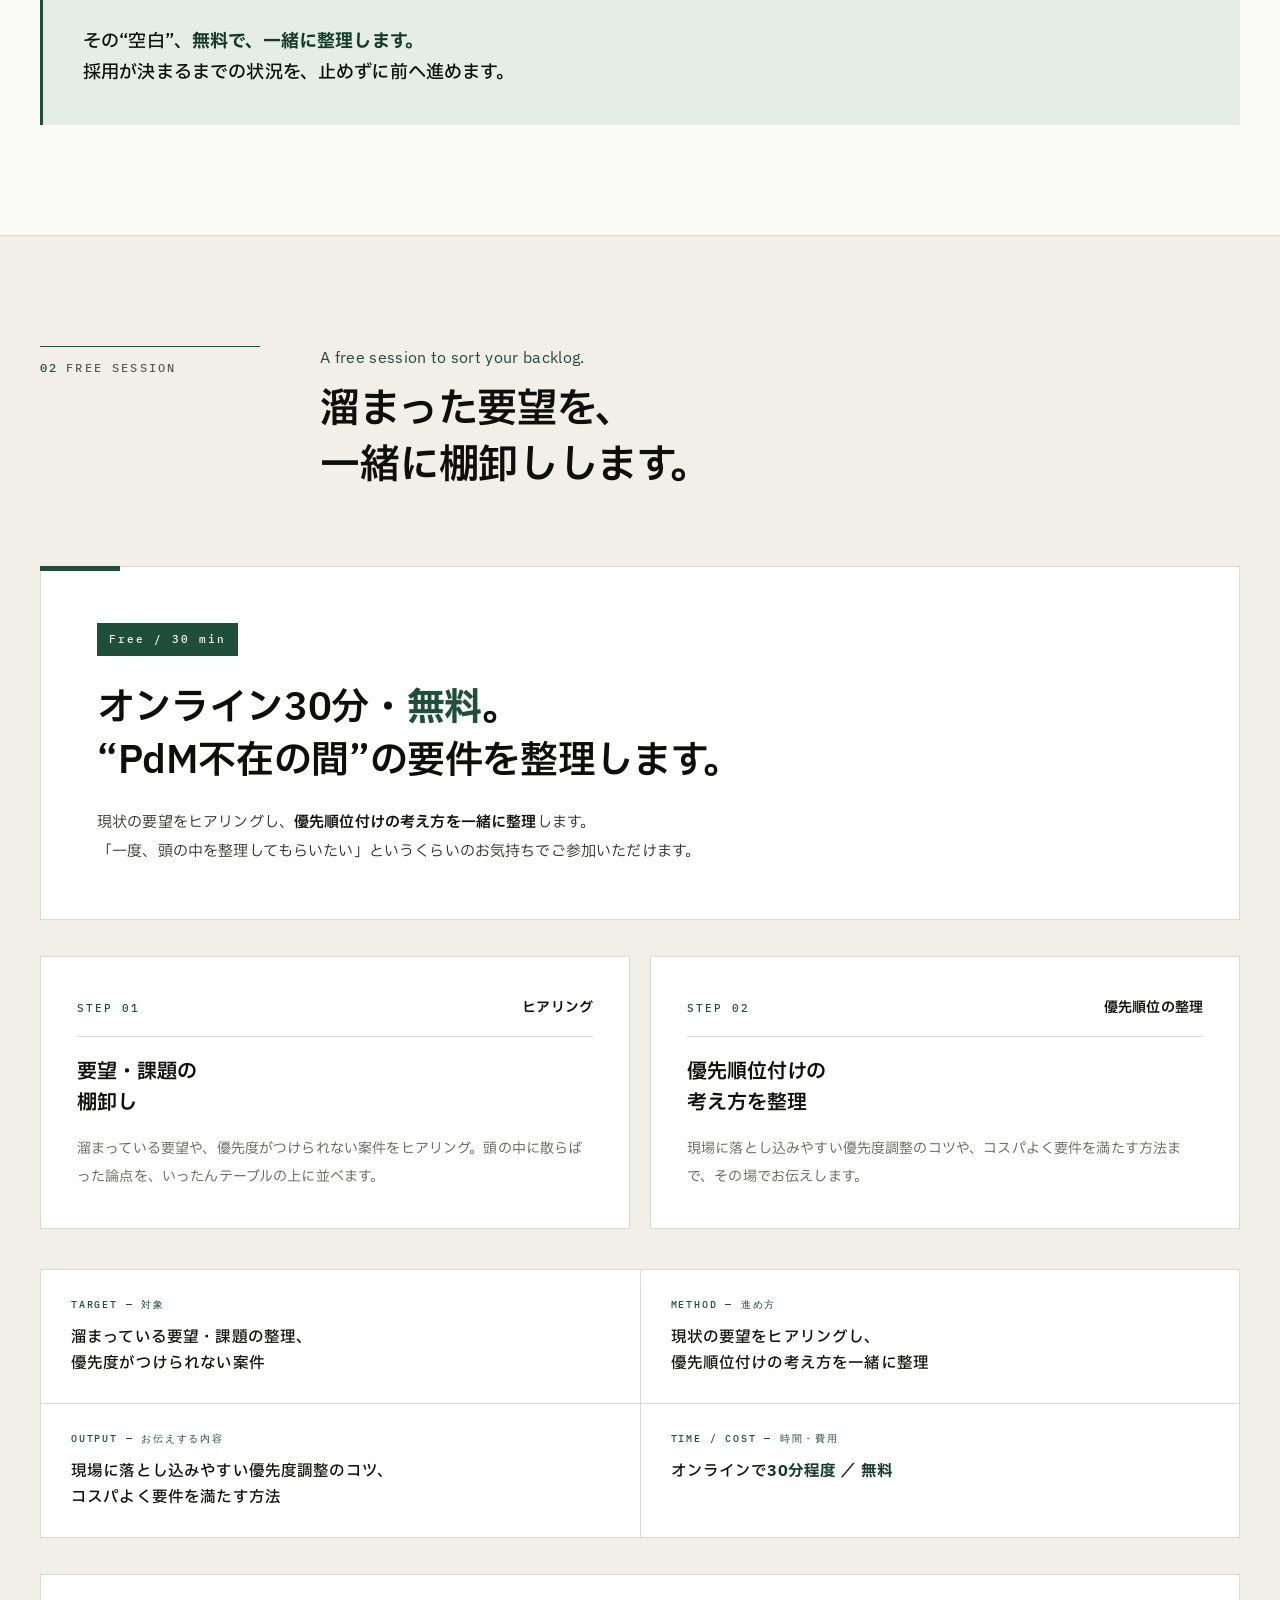
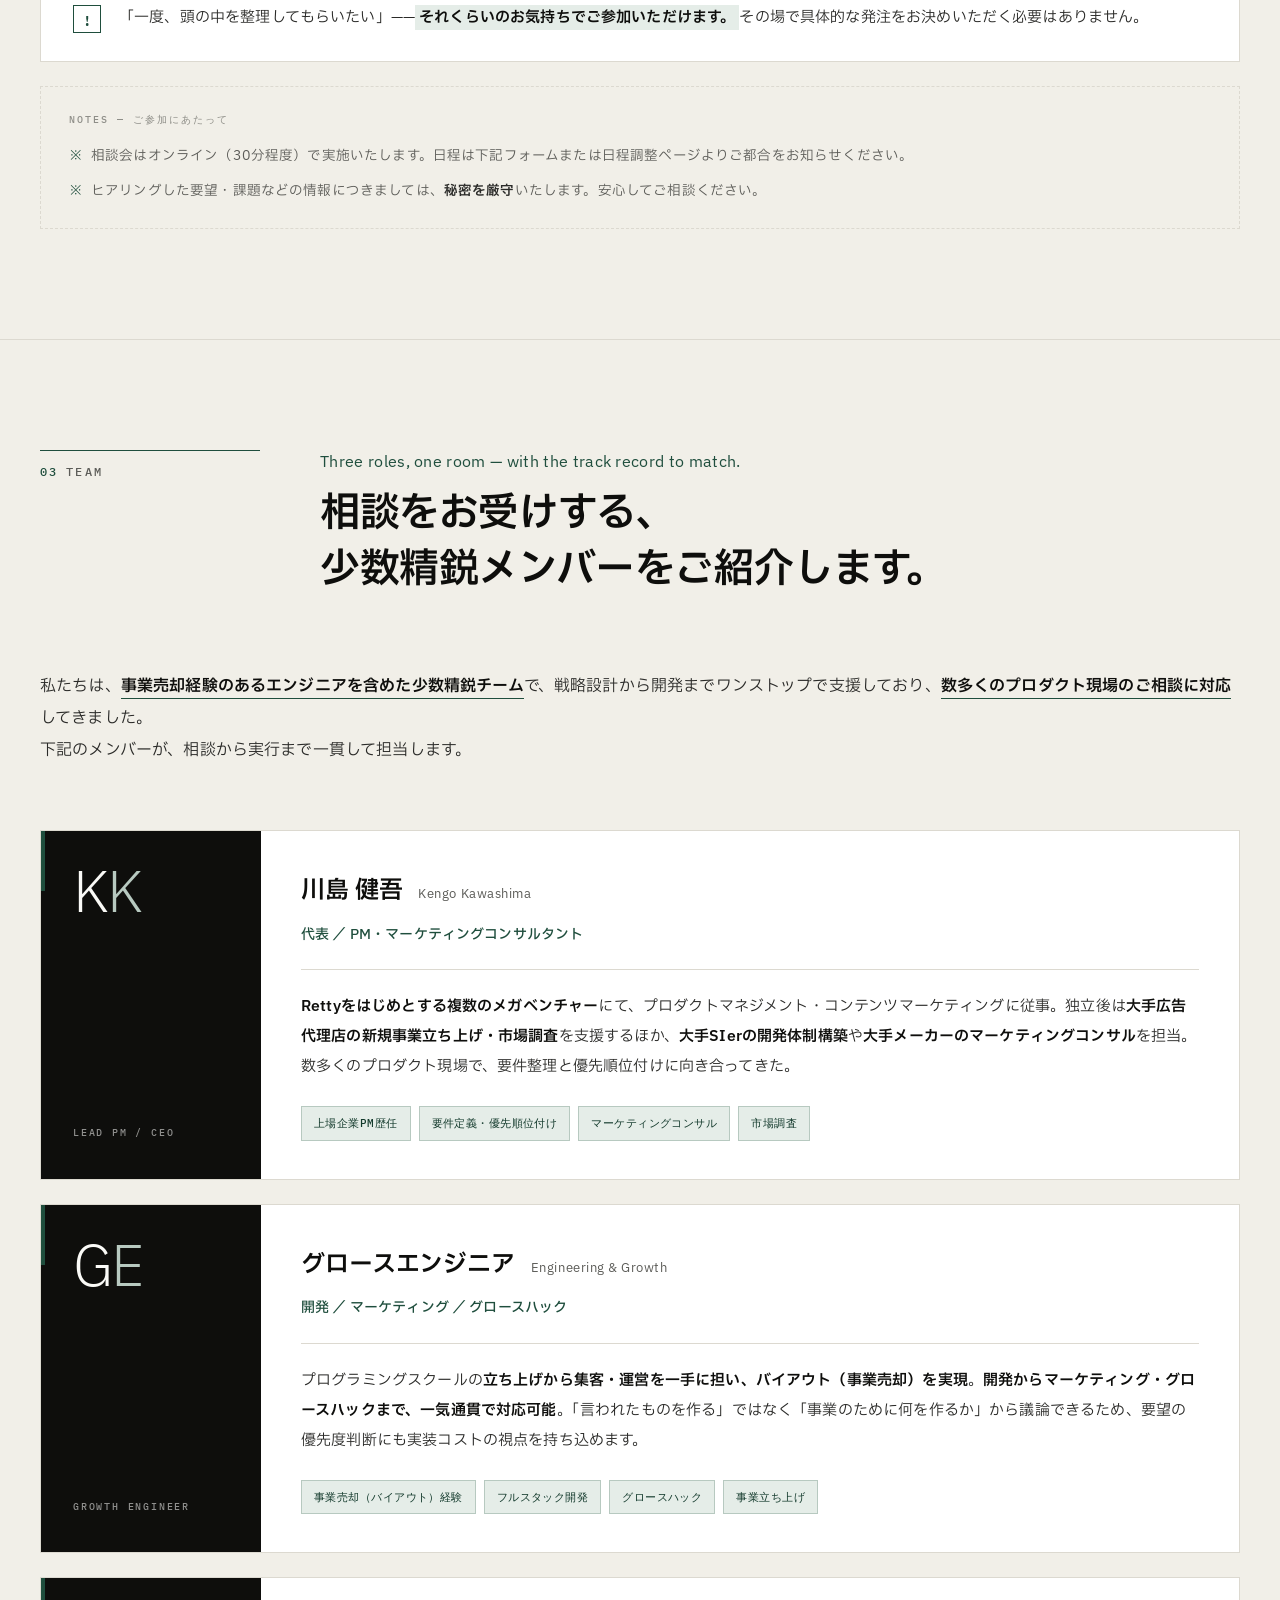
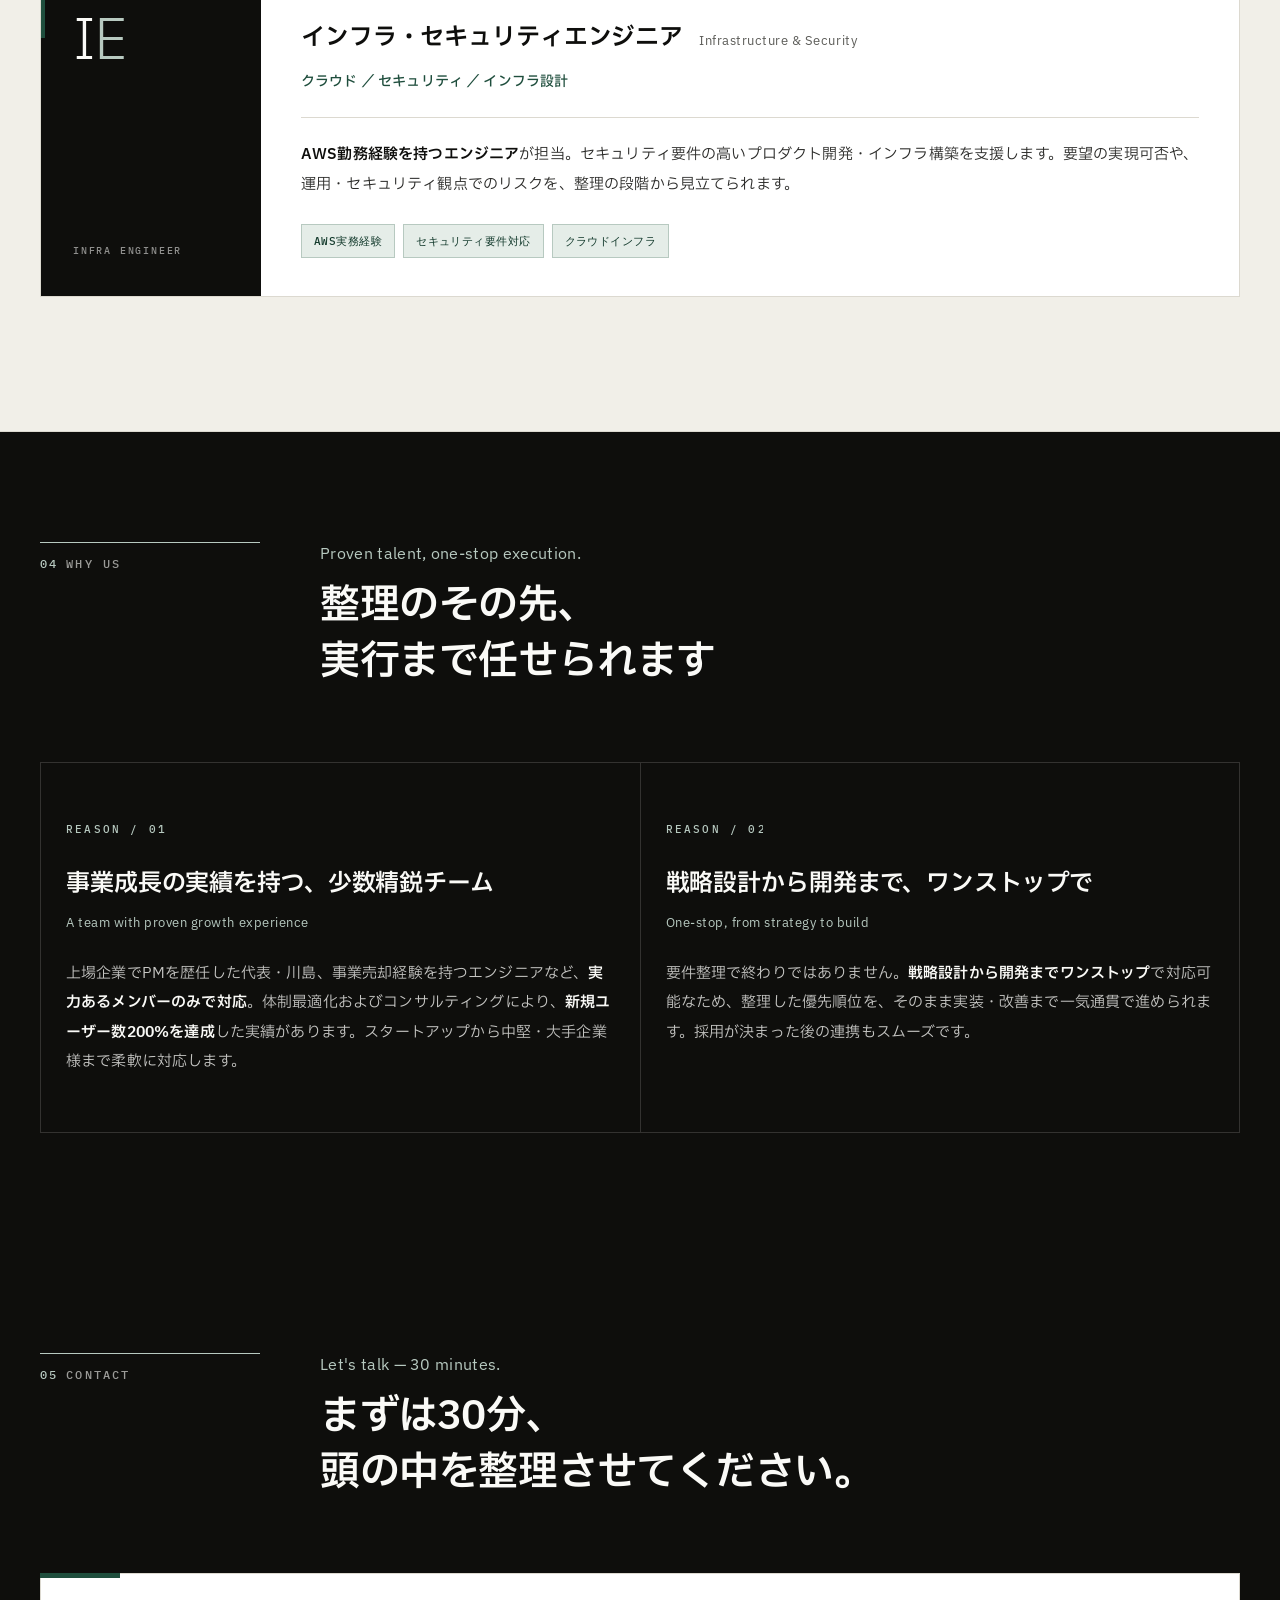
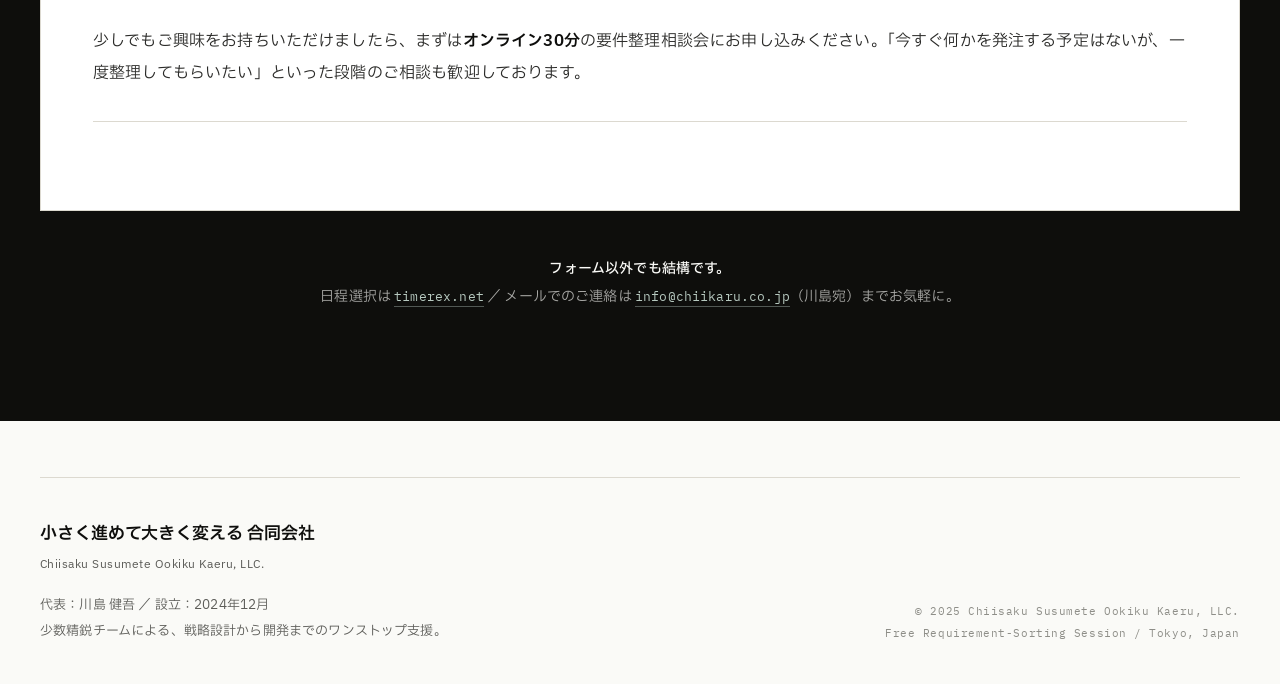
<file: lp/pdm/index.html>
<!DOCTYPE html>
<html lang="ja">
<head>
<meta charset="UTF-8">
<meta name="viewport" content="width=device-width, initial-scale=1.0">
<title>無料 要件整理相談会 | 小さく進めて大きく変える合同会社</title>
<meta name="description" content="PdM採用中の“今”だからこそ。溜まった要望・課題の整理と優先順位付けを、オンライン30分・無料でお手伝いする「要件整理相談会」。事業売却経験を持つエンジニアを含む少数精鋭チームが、数多くのプロダクト現場のご相談に対応してきた知見でサポートします。">
<meta name="robots" content="noindex, nofollow">

<link rel="preconnect" href="https://fonts.googleapis.com">
<link rel="preconnect" href="https://fonts.gstatic.com" crossorigin>
<link href="https://fonts.googleapis.com/css2?family=IBM+Plex+Mono:wght@400;500&family=IBM+Plex+Sans+JP:wght@300;400;500;600;700&family=IBM+Plex+Sans:wght@300;400;500;600;700&display=swap" rel="stylesheet">

<style>
  :root {
    --bg: #FAFAF7;
    --bg-soft: #F1EFE8;
    --bg-card: #FFFFFF;
    --ink: #0E0E0C;
    --ink-2: #2A2A28;
    --ink-3: #5C5C58;
    --ink-4: #8E8E88;
    --rule: #DCD9D0;
    --rule-soft: #EAE7DE;
    --accent: #1F4E3D;
    --accent-deep: #133A2C;
    --accent-soft: #E5EDE8;
    --accent-line: #B7C9C0;
    --max-w: 1280px;
  }

  * { box-sizing: border-box; margin: 0; padding: 0; }
  html { scroll-behavior: smooth; }
  ::selection { background: var(--accent); color: var(--bg); }

  body {
    font-family: "IBM Plex Sans JP", "IBM Plex Sans", -apple-system, BlinkMacSystemFont, sans-serif;
    background: var(--bg);
    color: var(--ink);
    line-height: 1.85;
    font-size: 15.5px;
    font-weight: 400;
    -webkit-font-smoothing: antialiased;
    -moz-osx-font-smoothing: grayscale;
    overflow-x: hidden;
    letter-spacing: 0.01em;
  }

  .container {
    max-width: var(--max-w);
    margin: 0 auto;
    padding: 0 40px;
  }
  @media (max-width: 720px) {
    .container { padding: 0 22px; }
  }

  /* ============ TOPBAR ============ */
  .topbar {
    border-bottom: 1px solid var(--rule);
    position: sticky; top: 0; z-index: 100;
    backdrop-filter: saturate(1.4) blur(8px);
    background: rgba(250, 250, 247, 0.92);
  }
  .topbar-inner {
    display: flex; justify-content: space-between; align-items: center;
    padding: 18px 0; gap: 24px;
  }
  .brand { display: flex; align-items: center; gap: 14px; }
  .brand-mark {
    width: 28px; height: 28px;
    background: var(--ink);
    position: relative; flex-shrink: 0;
  }
  .brand-mark::after {
    content: ""; position: absolute; inset: 6px;
    background: var(--accent);
  }
  .brand-name {
    font-weight: 600; font-size: 14px;
    letter-spacing: 0.02em; line-height: 1.3;
  }
  .brand-name .en {
    display: block;
    font-family: "IBM Plex Sans", sans-serif;
    font-size: 11px; font-weight: 400;
    color: var(--ink-3);
    letter-spacing: 0.04em;
    margin-top: 2px;
  }
  .topbar-cta {
    display: inline-flex; align-items: center; gap: 8px;
    background: var(--ink); color: var(--bg);
    padding: 10px 18px; text-decoration: none;
    font-size: 13px; font-weight: 500;
    letter-spacing: 0.02em;
    transition: background 0.2s;
  }
  .topbar-cta:hover { background: var(--accent); }
  @media (max-width: 640px) {
    .topbar-cta { padding: 8px 14px; font-size: 12px; }
  }

  /* ============ HERO ============ */
  .hero {
    padding: 110px 0 120px;
    border-bottom: 1px solid var(--rule);
  }
  .hero-grid {
    display: grid;
    grid-template-columns: 1fr 340px;
    gap: 80px;
    align-items: end;
  }
  .hero-eyebrow {
    font-family: "IBM Plex Mono", monospace;
    font-size: 11px;
    letter-spacing: 0.22em;
    color: var(--accent);
    text-transform: uppercase;
    margin-bottom: 36px;
    display: flex; align-items: center; gap: 14px;
    font-weight: 500;
  }
  .hero-eyebrow::before {
    content: ""; width: 36px; height: 1px;
    background: var(--accent);
  }
  .hero-title {
    font-weight: 600;
    font-size: clamp(32px, 5vw, 58px);
    line-height: 1.3;
    letter-spacing: -0.015em;
    margin-bottom: 36px;
    color: var(--ink);
  }
  .hero-title .accent {
    color: var(--accent);
    font-weight: 700;
  }
  .hero-title .sub-en {
    display: block;
    font-family: "IBM Plex Sans", sans-serif;
    font-weight: 300;
    font-size: 0.32em;
    color: var(--ink-3);
    letter-spacing: 0.02em;
    margin-top: 18px;
    line-height: 1.4;
  }
  .hero-lead {
    font-size: 16.5px;
    line-height: 2;
    color: var(--ink-2);
    margin-bottom: 44px;
  }
  .hero-lead strong {
    font-weight: 600;
    color: var(--ink);
    border-bottom: 2px solid var(--accent);
    padding-bottom: 1px;
  }

  .hero-aside {
    border: 1px solid var(--rule);
    background: var(--bg-card);
    padding: 32px 30px;
    position: relative;
  }
  .hero-aside::before {
    content: ""; position: absolute;
    top: 0; left: 0;
    width: 40px; height: 4px;
    background: var(--accent);
  }
  .hero-aside-label {
    font-family: "IBM Plex Mono", monospace;
    font-size: 10px;
    letter-spacing: 0.2em;
    text-transform: uppercase;
    color: var(--ink-4);
    margin-bottom: 18px;
    font-weight: 500;
  }
  .hero-aside-num {
    font-size: 76px;
    line-height: 1;
    font-weight: 300;
    color: var(--ink);
    letter-spacing: -0.04em;
    margin-bottom: 6px;
  }
  .hero-aside-num .unit {
    font-size: 30px;
    color: var(--ink-3);
    margin-left: 4px;
    font-weight: 400;
  }
  .hero-aside-headline {
    font-size: 14px;
    font-weight: 600;
    line-height: 1.6;
    margin-top: 14px;
  }
  .hero-aside-desc {
    font-size: 12.5px;
    color: var(--ink-3);
    line-height: 1.75;
    border-top: 1px solid var(--rule);
    padding-top: 16px;
    margin-top: 16px;
  }

  .hero-cta-row {
    display: flex; gap: 14px; flex-wrap: wrap;
  }

  /* ============ BUTTONS ============ */
  .btn {
    display: inline-flex; align-items: center; gap: 12px;
    padding: 17px 28px;
    font-family: inherit;
    font-weight: 500; font-size: 14.5px;
    text-decoration: none;
    transition: all 0.25s cubic-bezier(0.4, 0, 0.2, 1);
    cursor: pointer;
    letter-spacing: 0.02em;
    border: 1px solid transparent;
    line-height: 1;
  }
  .btn-primary {
    background: var(--ink); color: var(--bg); border-color: var(--ink);
  }
  .btn-primary:hover {
    background: var(--accent); border-color: var(--accent);
  }
  .btn-secondary {
    background: transparent; color: var(--ink); border-color: var(--ink);
  }
  .btn-secondary:hover {
    background: var(--ink); color: var(--bg);
  }
  .btn .arrow {
    transition: transform 0.25s;
    display: inline-block;
    line-height: 1;
  }
  .btn:hover .arrow { transform: translateX(3px); }

  /* ============ SECTION ============ */
  section {
    padding: 110px 0;
    border-bottom: 1px solid var(--rule);
  }
  @media (max-width: 720px) {
    section { padding: 72px 0; }
    .hero { padding: 72px 0 84px; }
  }

  .section-header {
    margin-bottom: 72px;
    display: grid;
    grid-template-columns: 220px 1fr;
    gap: 60px;
    align-items: start;
  }
  .section-num {
    font-family: "IBM Plex Mono", monospace;
    font-size: 12px;
    font-weight: 500;
    color: var(--accent);
    letter-spacing: 0.18em;
    text-transform: uppercase;
    padding-top: 10px;
    border-top: 1px solid var(--accent);
    width: 100%;
  }
  .section-num-label { color: var(--ink-3); margin-left: 8px; }
  .section-title {
    font-weight: 600;
    font-size: clamp(26px, 3.4vw, 40px);
    line-height: 1.4;
    letter-spacing: -0.01em;
    color: var(--ink);
  }
  .section-title .en {
    display: block;
    font-family: "IBM Plex Sans", sans-serif;
    font-weight: 400;
    color: var(--accent);
    font-size: 0.4em;
    margin-bottom: 14px;
    letter-spacing: 0.02em;
  }
  @media (max-width: 880px) {
    .section-header { grid-template-columns: 1fr; gap: 20px; }
  }

  /* ============ PROBLEMS ============ */
  .problems-grid {
    display: grid;
    grid-template-columns: repeat(3, 1fr);
    gap: 0;
    border-top: 1px solid var(--rule);
    border-left: 1px solid var(--rule);
  }
  .problem-card {
    padding: 44px 36px;
    border-right: 1px solid var(--rule);
    border-bottom: 1px solid var(--rule);
    background: var(--bg-card);
    transition: background 0.3s;
  }
  .problem-card:hover { background: var(--bg-soft); }
  .problem-num {
    font-family: "IBM Plex Mono", monospace;
    font-size: 11px;
    color: var(--ink-4);
    letter-spacing: 0.18em;
    margin-bottom: 22px;
    font-weight: 500;
  }
  .problem-headline {
    font-size: 19px;
    font-weight: 600;
    line-height: 1.65;
    margin-bottom: 18px;
  }
  .problem-headline::before { content: "「"; color: var(--accent); }
  .problem-headline::after { content: "」"; color: var(--accent); }
  .problem-desc {
    font-size: 14px;
    color: var(--ink-3);
    line-height: 1.9;
  }
  .problems-conclusion {
    margin-top: 64px;
    padding: 36px 40px;
    background: var(--accent-soft);
    border-left: 3px solid var(--accent);
    font-size: 18px;
    font-weight: 500;
    line-height: 1.75;
    color: var(--ink);
  }
  .problems-conclusion strong {
    color: var(--accent-deep);
    font-weight: 700;
  }
  @media (max-width: 720px) {
    .problems-grid { grid-template-columns: 1fr; }
    .problems-conclusion { padding: 28px 24px; font-size: 16px; }
  }

  /* ============ MEMBERS ============ */
  .members { background: var(--bg-soft); }
  .members-intro {
    margin-bottom: 64px;
    font-size: 16px;
    line-height: 2;
    color: var(--ink-2);
  }
  .members-intro strong {
    font-weight: 600;
    color: var(--ink);
    border-bottom: 1.5px solid var(--accent);
  }

  .member {
    background: var(--bg-card);
    border: 1px solid var(--rule);
    margin-bottom: 24px;
    display: grid;
    grid-template-columns: 220px 1fr;
    transition: border-color 0.3s;
  }
  .member:hover { border-color: var(--accent); }
  .member-aside {
    background: var(--ink);
    color: var(--bg);
    padding: 36px 32px;
    display: flex;
    flex-direction: column;
    justify-content: space-between;
    position: relative;
  }
  .member-aside::before {
    content: ""; position: absolute;
    top: 0; left: 0;
    width: 4px; height: 60px;
    background: var(--accent);
  }
  .member-initials {
    font-size: 56px;
    font-weight: 300;
    line-height: 1;
    letter-spacing: -0.04em;
    color: var(--bg);
    margin-bottom: 24px;
  }
  .member-initials .accent { color: var(--accent-line); }
  .member-position {
    font-family: "IBM Plex Mono", monospace;
    font-size: 10px;
    letter-spacing: 0.18em;
    text-transform: uppercase;
    color: rgba(250, 250, 247, 0.55);
    margin-top: auto;
    font-weight: 500;
  }
  .member-body { padding: 38px 40px; }
  .member-name-row {
    display: flex;
    align-items: baseline;
    gap: 16px;
    flex-wrap: wrap;
    margin-bottom: 8px;
  }
  .member-name {
    font-size: 24px;
    font-weight: 600;
    letter-spacing: -0.005em;
  }
  .member-name-en {
    font-family: "IBM Plex Sans", sans-serif;
    font-size: 13px;
    color: var(--ink-3);
    font-weight: 400;
    letter-spacing: 0.04em;
  }
  .member-role {
    font-size: 14px;
    color: var(--accent);
    font-weight: 500;
    margin-bottom: 22px;
    padding-bottom: 22px;
    border-bottom: 1px solid var(--rule);
  }
  .member-bio {
    font-size: 15px;
    line-height: 2;
    color: var(--ink-2);
    margin-bottom: 24px;
  }
  .member-bio strong {
    font-weight: 600;
    color: var(--ink);
  }
  .member-tags {
    display: flex;
    flex-wrap: wrap;
    gap: 8px;
  }
  .member-tag {
    font-family: "IBM Plex Mono", monospace;
    font-size: 11px;
    letter-spacing: 0.04em;
    color: var(--accent-deep);
    background: var(--accent-soft);
    padding: 6px 12px;
    border: 1px solid var(--accent-line);
    font-weight: 500;
  }
  @media (max-width: 880px) {
    .member { grid-template-columns: 1fr; }
    .member-aside {
      padding: 28px 30px;
      flex-direction: row;
      justify-content: space-between;
      align-items: flex-end;
    }
    .member-aside::before { width: 60px; height: 4px; }
    .member-initials { margin-bottom: 0; font-size: 44px; }
    .member-position { margin-top: 0; }
    .member-body { padding: 32px 28px; }
  }

  /* ============ REASONS ============ */
  .reasons {
    background: var(--ink);
    color: var(--bg);
    border-bottom: none;
  }
  .reasons .section-num { color: var(--accent-line); border-top-color: var(--accent-line); }
  .reasons .section-num-label { color: rgba(250, 250, 247, 0.6); }
  .reasons .section-title { color: var(--bg); }
  .reasons .section-title .en { color: var(--accent-line); }

  .reasons-grid {
    display: grid;
    grid-template-columns: 1fr 1fr;
    gap: 0;
    border-top: 1px solid rgba(220, 217, 208, 0.18);
    border-left: 1px solid rgba(220, 217, 208, 0.18);
  }
  .reason-card {
    padding: 56px 25px;
    border-right: 1px solid rgba(220, 217, 208, 0.18);
    border-bottom: 1px solid rgba(220, 217, 208, 0.18);
    transition: background 0.3s;
  }
  .reason-card:hover { background: rgba(220, 217, 208, 0.04); }
  .reason-num {
    font-family: "IBM Plex Mono", monospace;
    font-size: 11px;
    letter-spacing: 0.2em;
    color: var(--accent-line);
    margin-bottom: 26px;
    font-weight: 500;
  }
  .reason-title {
    font-size: 24px;
    font-weight: 600;
    line-height: 1.55;
    margin-bottom: 8px;
    color: var(--bg);
    letter-spacing: -0.005em;
  }
  .reason-title-en {
    font-family: "IBM Plex Sans", sans-serif;
    font-size: 13px;
    color: var(--accent-line);
    font-weight: 400;
    margin-bottom: 24px;
    letter-spacing: 0.04em;
  }
  .reason-body {
    font-size: 15px;
    line-height: 1.95;
    color: rgba(250, 250, 247, 0.78);
  }
  .reason-body strong {
    color: var(--bg);
    font-weight: 600;
  }
  @media (max-width: 720px) {
    .reasons-grid { grid-template-columns: 1fr; }
    .reason-card { padding: 40px 28px; }
  }

  /* ============ OFFER ============ */
  .offer { background: var(--bg-soft); }
  .offer-banner {
    background: var(--bg-card);
    border: 1px solid var(--rule);
    padding: 56px 56px 52px;
    margin-bottom: 36px;
    position: relative;
  }
  .offer-banner::before {
    content: ""; position: absolute;
    top: -1px; left: -1px;
    width: 80px; height: 5px;
    background: var(--accent);
  }
  .offer-tag {
    display: inline-flex; align-items: center; gap: 8px;
    background: var(--accent); color: var(--bg);
    font-family: "IBM Plex Mono", monospace;
    font-size: 11px;
    letter-spacing: 0.18em;
    padding: 6px 12px;
    margin-bottom: 26px;
    font-weight: 500;
  }
  .offer-title {
    font-size: clamp(26px, 3.6vw, 38px);
    font-weight: 600;
    line-height: 1.4;
    margin-bottom: 20px;
    letter-spacing: -0.01em;
  }
  .offer-title .accent {
    color: var(--accent);
    font-weight: 700;
  }
  .offer-sub {
    font-size: 15px;
    color: var(--ink-2);
    line-height: 1.95;
  }
  .offer-sub strong { font-weight: 600; color: var(--ink); }

  .offer-options {
    display: grid;
    grid-template-columns: 1fr 1fr;
    gap: 20px;
    margin-bottom: 40px;
  }
  .offer-card {
    background: var(--bg-card);
    border: 1px solid var(--rule);
    padding: 38px 36px;
    transition: all 0.3s;
  }
  .offer-card:hover {
    border-color: var(--accent);
    transform: translateY(-3px);
  }
  .offer-card-header {
    display: flex;
    justify-content: space-between;
    align-items: baseline;
    margin-bottom: 20px;
    padding-bottom: 16px;
    border-bottom: 1px solid var(--rule);
  }
  .offer-card-label {
    font-family: "IBM Plex Mono", monospace;
    font-size: 11px;
    letter-spacing: 0.18em;
    text-transform: uppercase;
    color: var(--accent);
    font-weight: 500;
  }
  .offer-card-price {
    font-size: 14px;
    font-weight: 600;
    color: var(--ink);
  }
  .offer-card-title {
    font-size: 20px;
    font-weight: 600;
    line-height: 1.55;
    margin-bottom: 16px;
    letter-spacing: -0.005em;
  }
  .offer-card-desc {
    font-size: 14px;
    color: var(--ink-3);
    line-height: 1.95;
  }
  @media (max-width: 720px) {
    .offer-options { grid-template-columns: 1fr; }
    .offer-banner { padding: 36px 26px; }
    .offer-card { padding: 30px 24px; }
  }

  .offer-spec {
    display: grid;
    grid-template-columns: repeat(2, 1fr);
    gap: 0;
    border-top: 1px solid var(--rule);
    border-left: 1px solid var(--rule);
    margin-bottom: 36px;
    background: var(--bg-card);
  }
  .offer-spec-item {
    padding: 26px 30px;
    border-right: 1px solid var(--rule);
    border-bottom: 1px solid var(--rule);
  }
  .offer-spec-label {
    font-family: "IBM Plex Mono", monospace;
    font-size: 10px;
    letter-spacing: 0.18em;
    text-transform: uppercase;
    color: var(--accent);
    margin-bottom: 10px;
    font-weight: 500;
  }
  .offer-spec-value {
    font-size: 15.5px;
    font-weight: 500;
    color: var(--ink);
    line-height: 1.7;
  }
  .offer-spec-value strong { color: var(--accent-deep); font-weight: 700; }
  @media (max-width: 600px) {
    .offer-spec { grid-template-columns: 1fr; }
  }

  .offer-promise {
    background: var(--bg-card);
    border: 1px solid var(--rule);
    padding: 28px 32px;
    font-size: 15px;
    line-height: 1.95;
    color: var(--ink-2);
    display: flex;
    gap: 18px;
    align-items: flex-start;
  }
  .offer-promise-icon {
    flex-shrink: 0;
    width: 28px; height: 28px;
    border: 1.5px solid var(--accent);
    color: var(--accent);
    display: flex; align-items: center; justify-content: center;
    font-family: "IBM Plex Mono", monospace;
    font-size: 14px;
    font-weight: 600;
    margin-top: 2px;
  }
  .offer-promise strong {
    font-weight: 600;
    color: var(--ink);
    background: var(--accent-soft);
    padding: 1px 4px;
  }

  .offer-notes {
    margin-top: 24px;
    padding: 24px 28px;
    background: transparent;
    border: 1px dashed var(--rule);
  }
  .offer-notes-label {
    font-family: "IBM Plex Mono", monospace;
    font-size: 10px;
    letter-spacing: 0.2em;
    text-transform: uppercase;
    color: var(--ink-4);
    margin-bottom: 14px;
    font-weight: 500;
  }
  .offer-notes-list {
    list-style: none;
    padding: 0; margin: 0;
    display: flex;
    flex-direction: column;
    gap: 10px;
  }
  .offer-notes-list li {
    font-size: 13.5px;
    line-height: 1.85;
    color: var(--ink-3);
    padding-left: 22px;
    position: relative;
  }
  .offer-notes-list li::before {
    content: "※";
    position: absolute;
    left: 0; top: 0;
    color: var(--accent);
    font-weight: 600;
  }
  .offer-notes-list strong {
    font-weight: 600;
    color: var(--ink-2);
  }

  /* ============ FORM ============ */
  .form-section {
    background: var(--ink);
    color: var(--bg);
    border-bottom: none;
  }
  .form-section .section-num { color: var(--accent-line); border-top-color: var(--accent-line); }
  .form-section .section-num-label { color: rgba(250, 250, 247, 0.6); }
  .form-section .section-title { color: var(--bg); }
  .form-section .section-title .en { color: var(--accent-line); }

  .form-wrap {
    background: var(--bg-card);
    color: var(--ink);
    padding: 52px;
    border: 1px solid var(--rule);
    position: relative;
  }
  .form-wrap::before {
    content: ""; position: absolute;
    top: -1px; left: -1px;
    width: 80px; height: 5px;
    background: var(--accent);
  }
  .form-intro {
    font-size: 16px;
    line-height: 1.95;
    margin-bottom: 36px;
    padding-bottom: 32px;
    border-bottom: 1px solid var(--rule);
    color: var(--ink-2);
  }
  .form-intro strong {
    font-weight: 600;
    color: var(--ink);
  }
  @media (max-width: 720px) {
    .form-wrap { padding: 32px 22px; }
  }

  .alt-contact {
    margin-top: 44px;
    text-align: center;
    color: rgba(250, 250, 247, 0.65);
    font-size: 14px;
    line-height: 2;
  }
  .alt-contact a {
    color: var(--accent-line);
    text-decoration: none;
    font-family: "IBM Plex Mono", monospace;
    font-size: 13px;
    border-bottom: 1px solid rgba(183, 201, 192, 0.4);
    padding-bottom: 1px;
    transition: border-color 0.2s;
  }
  .alt-contact a:hover { border-bottom-color: var(--accent-line); }
  .alt-contact strong {
    color: var(--bg);
    font-weight: 500;
  }

  /* ============ FOOTER ============ */
  footer {
    background: var(--bg);
    padding: 56px 0 40px;
  }
  .footer-grid {
    display: grid;
    grid-template-columns: 1fr 1fr;
    gap: 40px;
    align-items: end;
    border-top: 1px solid var(--rule);
    padding-top: 40px;
  }
  .footer-brand-name {
    font-size: 17px;
    font-weight: 600;
    margin-bottom: 4px;
    letter-spacing: -0.005em;
  }
  .footer-brand-en {
    font-family: "IBM Plex Sans", sans-serif;
    font-size: 12px;
    color: var(--ink-3);
    margin-bottom: 18px;
    letter-spacing: 0.04em;
  }
  .footer-info {
    font-size: 13px;
    color: var(--ink-3);
    line-height: 1.95;
  }
  .footer-meta {
    font-family: "IBM Plex Mono", monospace;
    font-size: 11px;
    color: var(--ink-4);
    letter-spacing: 0.05em;
    line-height: 2;
    text-align: right;
  }
  @media (max-width: 720px) {
    .footer-grid { grid-template-columns: 1fr; gap: 28px; }
    .footer-meta { text-align: left; }
  }

  /* ============ SCROLL REVEAL ============ */
  .reveal {
    opacity: 0;
    transform: translateY(20px);
    transition: opacity 0.85s cubic-bezier(0.4, 0, 0.2, 1), transform 0.85s cubic-bezier(0.4, 0, 0.2, 1);
  }
  .reveal.in { opacity: 1; transform: translateY(0); }

  @media (max-width: 880px) {
    .hero-grid { grid-template-columns: 1fr; gap: 44px; }
  }

  @media (prefers-reduced-motion: reduce) {
    *, *::before, *::after {
      animation-duration: 0.01ms !important;
      transition-duration: 0.01ms !important;
    }
    .reveal { opacity: 1; transform: none; }
  }
</style>
</head>
<body>

<!-- ===== TOPBAR ===== -->
<header class="topbar">
  <div class="container topbar-inner">
    <a href="/" class="brand" style="text-decoration:none;color:inherit;">
      <div class="brand-mark"></div>
      <div class="brand-name">
        小さく進めて大きく変える 合同会社
        <span class="en">Chiisaku Susumete Ookiku Kaeru, LLC.</span>
      </div>
    </a>
    <a href="#contact" class="topbar-cta">
      無料相談会に申し込む
      <span class="arrow">→</span>
    </a>
  </div>
</header>

<main>

<!-- ===== HERO ===== -->
<section class="hero">
  <div class="container">
    <div class="hero-grid">
      <div>
        <div class="hero-eyebrow reveal">Free Requirement-Sorting Session</div>
        <h1 class="hero-title reveal">
          PdM採用が決まるまでの<br>
          <span class="accent">“空白”</span>を、埋めます。<br>
          要件整理相談会、<span class="accent">無料</span>。
          <span class="sub-en">Keep requirements moving while you hire your PdM — free.</span>
        </h1>
        <p class="hero-lead reveal">
          PdMを募集されている企業様から、<br>
          「採用が決まるまでの間、要望の整理や優先順位付けが滞ってしまう」というお悩みをよく伺います。<br>
          そうした<strong>“PdM不在の間”の状況を整理する</strong>ための「要件整理相談会」を、<strong>オンライン30分・無料</strong>で実施しています。
        </p>
        <div class="hero-cta-row reveal">
          <a href="#offer" class="btn btn-primary">
            相談会の詳細を見る
            <span class="arrow">→</span>
          </a>
          <a href="#contact" class="btn btn-secondary">
            30分の相談に申し込む
            <span class="arrow">→</span>
          </a>
        </div>
      </div>
      <aside class="hero-aside reveal">
        <div class="hero-aside-label">Online Session</div>
        <div class="hero-aside-num">30<span class="unit">分</span></div>
        <div class="hero-aside-headline">オンライン30分・無料<br>要件整理相談会</div>
        <div class="hero-aside-desc">
          「一度、頭の中を整理してもらいたい」というくらいのお気持ちでご参加いただけます。
        </div>
      </aside>
    </div>
  </div>
</section>

<!-- ===== PROBLEMS ===== -->
<section>
  <div class="container">
    <div class="section-header">
      <div class="section-num">01<span class="section-num-label">Challenges</span></div>
      <h2 class="section-title">
        <span class="en">If any of these sound familiar—</span>
        PdM不在の“今”、<br>こんなお悩みはありませんか。
      </h2>
    </div>

    <div class="problems-grid reveal">
      <div class="problem-card">
        <div class="problem-num">No. 01</div>
        <h3 class="problem-headline">整理・優先順位付けが滞る</h3>
        <p class="problem-desc">採用が決まるまでの間、要望の整理や優先順位付けが滞ってしまう。旗振り役が不在で、判断が前に進まない。</p>
      </div>
      <div class="problem-card">
        <div class="problem-num">No. 02</div>
        <h3 class="problem-headline">要望が溜まる一方</h3>
        <p class="problem-desc">現場の要望は溜まっているが、実現できていない。何から着手すべきか、優先度をつけられないまま時間だけが過ぎていく。</p>
      </div>
      <div class="problem-card">
        <div class="problem-num">No. 03</div>
        <h3 class="problem-headline">放置しづらい</h3>
        <p class="problem-desc">採用してもすぐに立ち上がるか分からず、今の状態を放置しづらい。とはいえ、社内だけで整理する余力もない。</p>
      </div>
    </div>

    <div class="problems-conclusion reveal">
      その“空白”、<strong>無料で、一緒に整理します。</strong><br>
      採用が決まるまでの状況を、止めずに前へ進めます。
    </div>
  </div>
</section>

<!-- ===== OFFER ===== -->
<section class="offer" id="offer">
  <div class="container">
    <div class="section-header">
      <div class="section-num">02<span class="section-num-label">Free Session</span></div>
      <h2 class="section-title">
        <span class="en">A free session to sort your backlog.</span>
        溜まった要望を、<br>一緒に棚卸しします。
      </h2>
    </div>

    <div class="offer-banner reveal">
      <span class="offer-tag">Free / 30 min</span>
      <h3 class="offer-title">
        オンライン30分・<span class="accent">無料</span>。<br>
        “PdM不在の間”の要件を整理します。
      </h3>
      <p class="offer-sub">
        現状の要望をヒアリングし、<strong>優先順位付けの考え方を一緒に整理</strong>します。<br>
        「一度、頭の中を整理してもらいたい」というくらいのお気持ちでご参加いただけます。
      </p>
    </div>

    <div class="offer-options reveal">
      <div class="offer-card">
        <div class="offer-card-header">
          <span class="offer-card-label">Step 01</span>
          <span class="offer-card-price">ヒアリング</span>
        </div>
        <h4 class="offer-card-title">要望・課題の<br>棚卸し</h4>
        <p class="offer-card-desc">
          溜まっている要望や、優先度がつけられない案件をヒアリング。頭の中に散らばった論点を、いったんテーブルの上に並べます。
        </p>
      </div>
      <div class="offer-card">
        <div class="offer-card-header">
          <span class="offer-card-label">Step 02</span>
          <span class="offer-card-price">優先順位の整理</span>
        </div>
        <h4 class="offer-card-title">優先順位付けの<br>考え方を整理</h4>
        <p class="offer-card-desc">
          現場に落とし込みやすい優先度調整のコツや、コスパよく要件を満たす方法まで、その場でお伝えします。
        </p>
      </div>
    </div>

    <div class="offer-spec reveal">
      <div class="offer-spec-item">
        <div class="offer-spec-label">Target — 対象</div>
        <div class="offer-spec-value">溜まっている要望・課題の整理、<br>優先度がつけられない案件</div>
      </div>
      <div class="offer-spec-item">
        <div class="offer-spec-label">Method — 進め方</div>
        <div class="offer-spec-value">現状の要望をヒアリングし、<br>優先順位付けの考え方を一緒に整理</div>
      </div>
      <div class="offer-spec-item">
        <div class="offer-spec-label">Output — お伝えする内容</div>
        <div class="offer-spec-value">現場に落とし込みやすい優先度調整のコツ、<br>コスパよく要件を満たす方法</div>
      </div>
      <div class="offer-spec-item">
        <div class="offer-spec-label">Time / Cost — 時間・費用</div>
        <div class="offer-spec-value">オンラインで<strong>30分程度</strong> ／ <strong>無料</strong></div>
      </div>
    </div>

    <div class="offer-promise reveal">
      <div class="offer-promise-icon">!</div>
      <div>
        「一度、頭の中を整理してもらいたい」——<strong>それくらいのお気持ちでご参加いただけます。</strong>その場で具体的な発注をお決めいただく必要はありません。
      </div>
    </div>

    <div class="offer-notes reveal">
      <div class="offer-notes-label">Notes — ご参加にあたって</div>
      <ul class="offer-notes-list">
        <li>相談会はオンライン（30分程度）で実施いたします。日程は下記フォームまたは日程調整ページよりご都合をお知らせください。</li>
        <li>ヒアリングした要望・課題などの情報につきましては、<strong>秘密を厳守</strong>いたします。安心してご相談ください。</li>
      </ul>
    </div>
  </div>
</section>

<!-- ===== MEMBERS ===== -->
<section class="members" id="members">
  <div class="container">
    <div class="section-header">
      <div class="section-num">03<span class="section-num-label">Team</span></div>
      <h2 class="section-title">
        <span class="en">Three roles, one room — with the track record to match.</span>
        相談をお受けする、<br>少数精鋭メンバーをご紹介します。
      </h2>
    </div>

    <p class="members-intro reveal">
      私たちは、<strong>事業売却経験のあるエンジニアを含めた少数精鋭チーム</strong>で、戦略設計から開発までワンストップで支援しており、<strong>数多くのプロダクト現場のご相談に対応</strong>してきました。<br>
      下記のメンバーが、相談から実行まで一貫して担当します。
    </p>

    <div class="member reveal">
      <div class="member-aside">
        <div class="member-initials">K<span class="accent">K</span></div>
        <div class="member-position">Lead PM / CEO</div>
      </div>
      <div class="member-body">
        <div class="member-name-row">
          <div class="member-name">川島 健吾</div>
          <div class="member-name-en">Kengo Kawashima</div>
        </div>
        <div class="member-role">代表 ／ PM・マーケティングコンサルタント</div>
        <p class="member-bio">
          <strong>Rettyをはじめとする複数のメガベンチャー</strong>にて、プロダクトマネジメント・コンテンツマーケティングに従事。独立後は<strong>大手広告代理店の新規事業立ち上げ・市場調査</strong>を支援するほか、<strong>大手SIerの開発体制構築</strong>や<strong>大手メーカーのマーケティングコンサル</strong>を担当。数多くのプロダクト現場で、要件整理と優先順位付けに向き合ってきた。
        </p>
        <div class="member-tags">
          <span class="member-tag">上場企業PM歴任</span>
          <span class="member-tag">要件定義・優先順位付け</span>
          <span class="member-tag">マーケティングコンサル</span>
          <span class="member-tag">市場調査</span>
        </div>
      </div>
    </div>

    <div class="member reveal">
      <div class="member-aside">
        <div class="member-initials">G<span class="accent">E</span></div>
        <div class="member-position">Growth Engineer</div>
      </div>
      <div class="member-body">
        <div class="member-name-row">
          <div class="member-name">グロースエンジニア</div>
          <div class="member-name-en">Engineering & Growth</div>
        </div>
        <div class="member-role">開発 ／ マーケティング ／ グロースハック</div>
        <p class="member-bio">
          プログラミングスクールの<strong>立ち上げから集客・運営を一手に担い、バイアウト（事業売却）を実現</strong>。<strong>開発からマーケティング・グロースハックまで、一気通貫で対応可能</strong>。「言われたものを作る」ではなく「事業のために何を作るか」から議論できるため、要望の優先度判断にも実装コストの視点を持ち込めます。
        </p>
        <div class="member-tags">
          <span class="member-tag">事業売却（バイアウト）経験</span>
          <span class="member-tag">フルスタック開発</span>
          <span class="member-tag">グロースハック</span>
          <span class="member-tag">事業立ち上げ</span>
        </div>
      </div>
    </div>

    <div class="member reveal">
      <div class="member-aside">
        <div class="member-initials">I<span class="accent">E</span></div>
        <div class="member-position">Infra Engineer</div>
      </div>
      <div class="member-body">
        <div class="member-name-row">
          <div class="member-name">インフラ・セキュリティエンジニア</div>
          <div class="member-name-en">Infrastructure & Security</div>
        </div>
        <div class="member-role">クラウド ／ セキュリティ ／ インフラ設計</div>
        <p class="member-bio">
          <strong>AWS勤務経験を持つエンジニア</strong>が担当。セキュリティ要件の高いプロダクト開発・インフラ構築を支援します。要望の実現可否や、運用・セキュリティ観点でのリスクを、整理の段階から見立てられます。
        </p>
        <div class="member-tags">
          <span class="member-tag">AWS実務経験</span>
          <span class="member-tag">セキュリティ要件対応</span>
          <span class="member-tag">クラウドインフラ</span>
        </div>
      </div>
    </div>
  </div>
</section>

<!-- ===== REASONS ===== -->
<section class="reasons">
  <div class="container">
    <div class="section-header">
      <div class="section-num">04<span class="section-num-label">Why Us</span></div>
      <h2 class="section-title">
        <span class="en">Proven talent, one-stop execution.</span>
        整理のその先、<br>実行まで任せられます
      </h2>
    </div>

    <div class="reasons-grid reveal">
      <div class="reason-card">
        <div class="reason-num">REASON / 01</div>
        <h3 class="reason-title">事業成長の実績を持つ、少数精鋭チーム</h3>
        <div class="reason-title-en">A team with proven growth experience</div>
        <p class="reason-body">
          上場企業でPMを歴任した代表・川島、事業売却経験を持つエンジニアなど、<strong>実力あるメンバーのみで対応</strong>。体制最適化およびコンサルティングにより、<strong>新規ユーザー数200%を達成</strong>した実績があります。スタートアップから中堅・大手企業様まで柔軟に対応します。
        </p>
      </div>
      <div class="reason-card">
        <div class="reason-num">REASON / 02</div>
        <h3 class="reason-title">戦略設計から開発まで、ワンストップで</h3>
        <div class="reason-title-en">One-stop, from strategy to build</div>
        <p class="reason-body">
          要件整理で終わりではありません。<strong>戦略設計から開発までワンストップ</strong>で対応可能なため、整理した優先順位を、そのまま実装・改善まで一気通貫で進められます。採用が決まった後の連携もスムーズです。
        </p>
      </div>
    </div>
  </div>
</section>

<!-- ===== FORM ===== -->
<section class="form-section" id="contact">
  <div class="container">
    <div class="section-header">
      <div class="section-num">05<span class="section-num-label">Contact</span></div>
      <h2 class="section-title">
        <span class="en">Let's talk — 30 minutes.</span>
        まずは30分、<br>頭の中を整理させてください。
      </h2>
    </div>

    <div class="form-wrap reveal">
      <p class="form-intro">
        少しでもご興味をお持ちいただけましたら、まずは<strong>オンライン30分</strong>の要件整理相談会にお申し込みください。「今すぐ何かを発注する予定はないが、一度整理してもらいたい」といった段階のご相談も歓迎しております。
      </p>

      <script src="https://sdk.form.run/js/v2/embed.js"></script>
      <div
        class="formrun-embed"
        data-formrun-form="@chiikaru-eYSDNYZ4nNcAF7R7b4KM"
        data-formrun-redirect="true"
      ></div>
    </div>

    <div class="alt-contact">
      <strong>フォーム以外でも結構です。</strong><br>
      日程選択は <a href="https://timerex.net/s/k.fifty.1110_2dd1/72e79cc3/" target="_blank" rel="noopener">timerex.net</a> ／
      メールでのご連絡は <a href="mailto:info@chiikaru.co.jp">info@chiikaru.co.jp</a>（川島宛）までお気軽に。
    </div>
  </div>
</section>

</main>

<!-- ===== FOOTER ===== -->
<footer>
  <div class="container">
    <div class="footer-grid">
      <div>
        <div class="footer-brand-name">小さく進めて大きく変える 合同会社</div>
        <div class="footer-brand-en">Chiisaku Susumete Ookiku Kaeru, LLC.</div>
        <div class="footer-info">
          代表：川島 健吾 ／ 設立：2024年12月<br>
          少数精鋭チームによる、戦略設計から開発までのワンストップ支援。
        </div>
      </div>
      <div class="footer-meta">
        © 2025 Chiisaku Susumete Ookiku Kaeru, LLC.<br>
        Free Requirement-Sorting Session / Tokyo, Japan
      </div>
    </div>
  </div>
</footer>

<script>
  const observer = new IntersectionObserver((entries) => {
    entries.forEach((entry) => {
      if (entry.isIntersecting) {
        entry.target.classList.add('in');
        observer.unobserve(entry.target);
      }
    });
  }, { threshold: 0.12, rootMargin: '0px 0px -8% 0px' });

  document.querySelectorAll('.reveal').forEach(el => observer.observe(el));

  window.addEventListener('load', () => {
    document.querySelectorAll('.hero .reveal').forEach((el, i) => {
      setTimeout(() => el.classList.add('in'), i * 110);
    });
  });
</script>

</body>
</html>
</file>
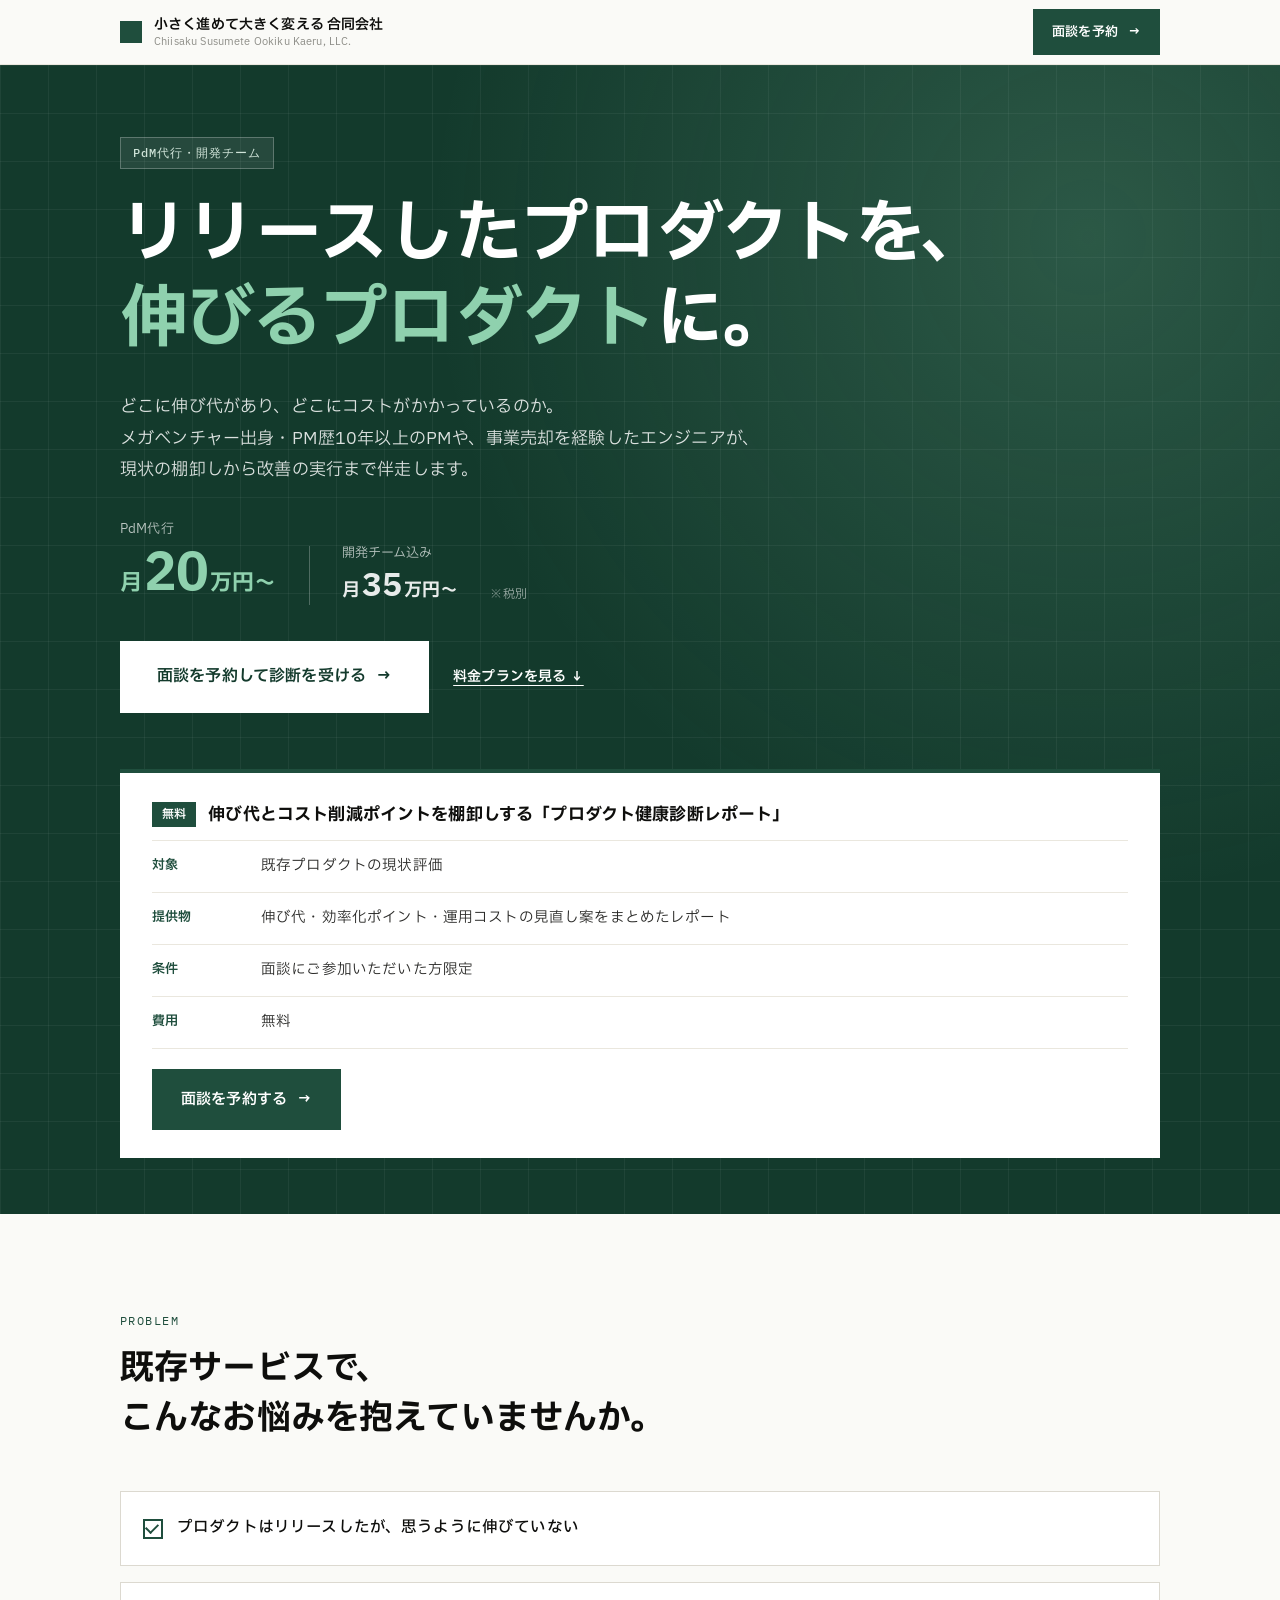
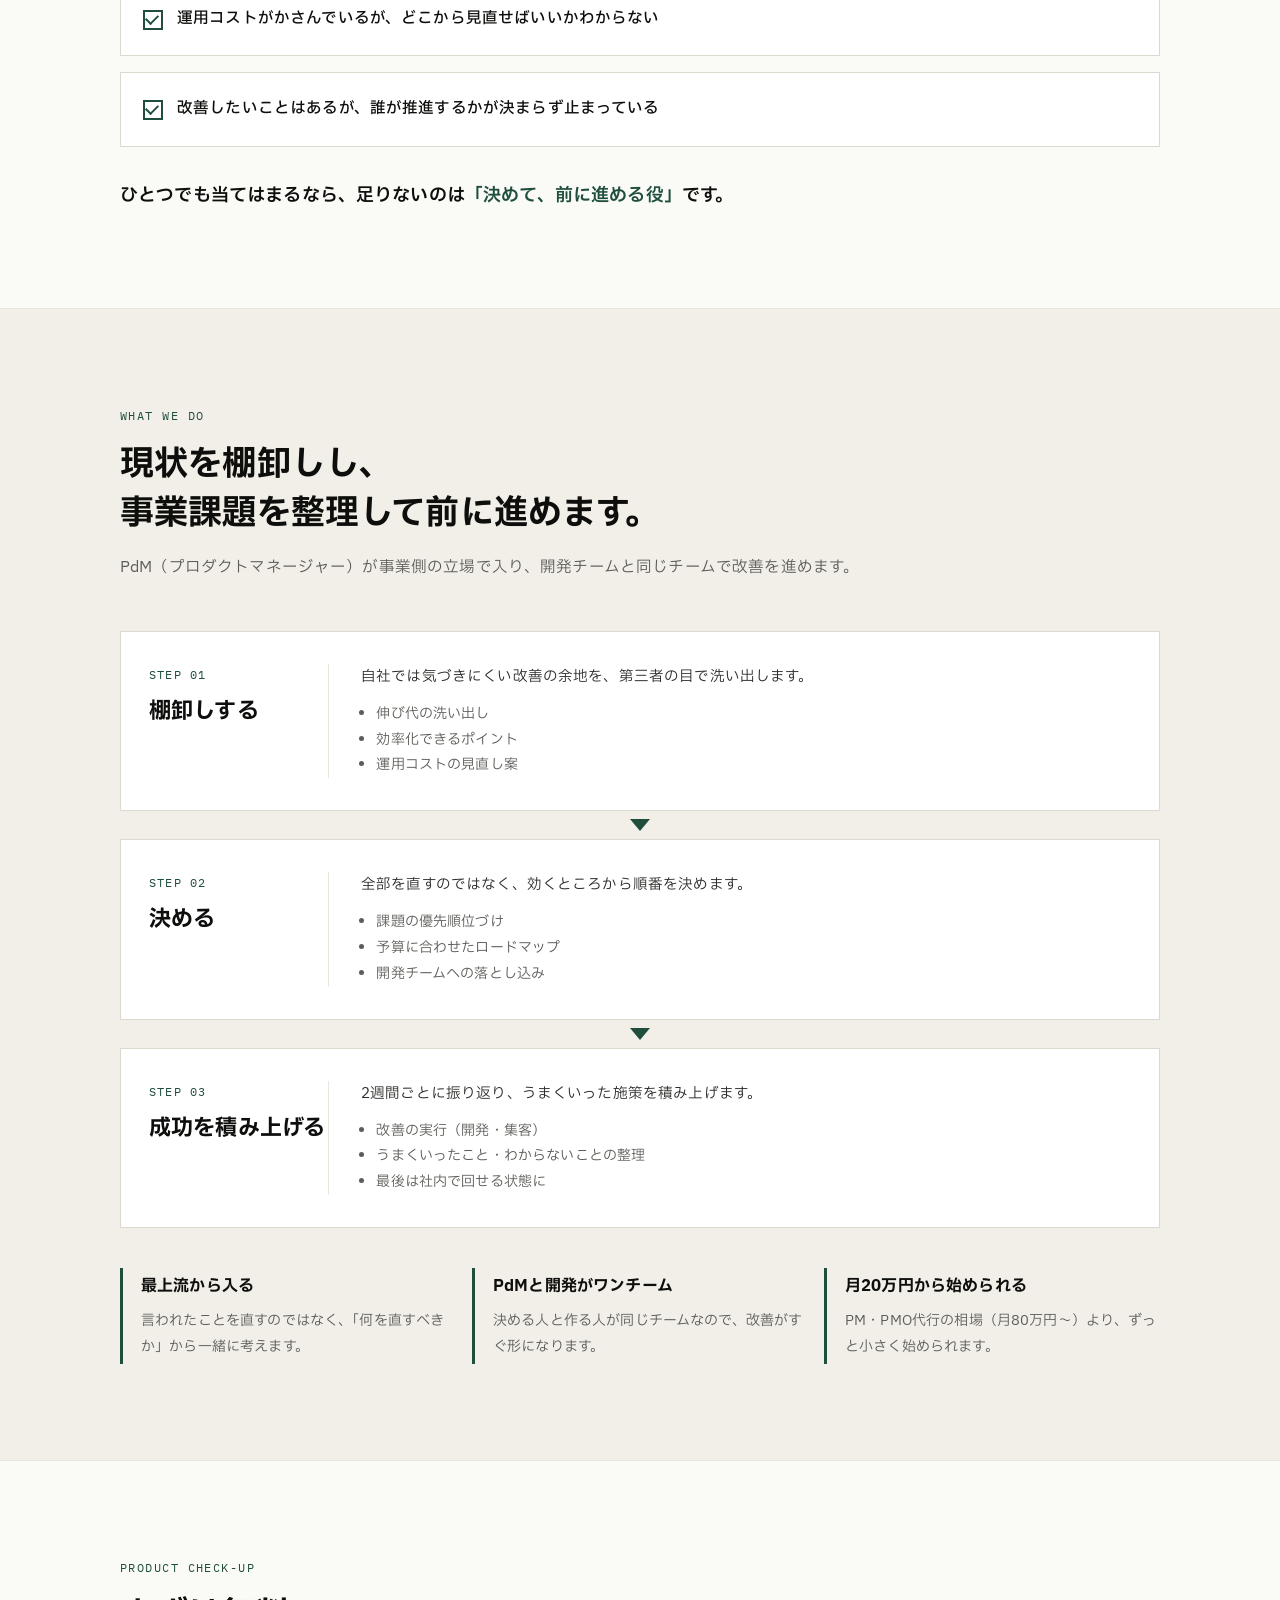
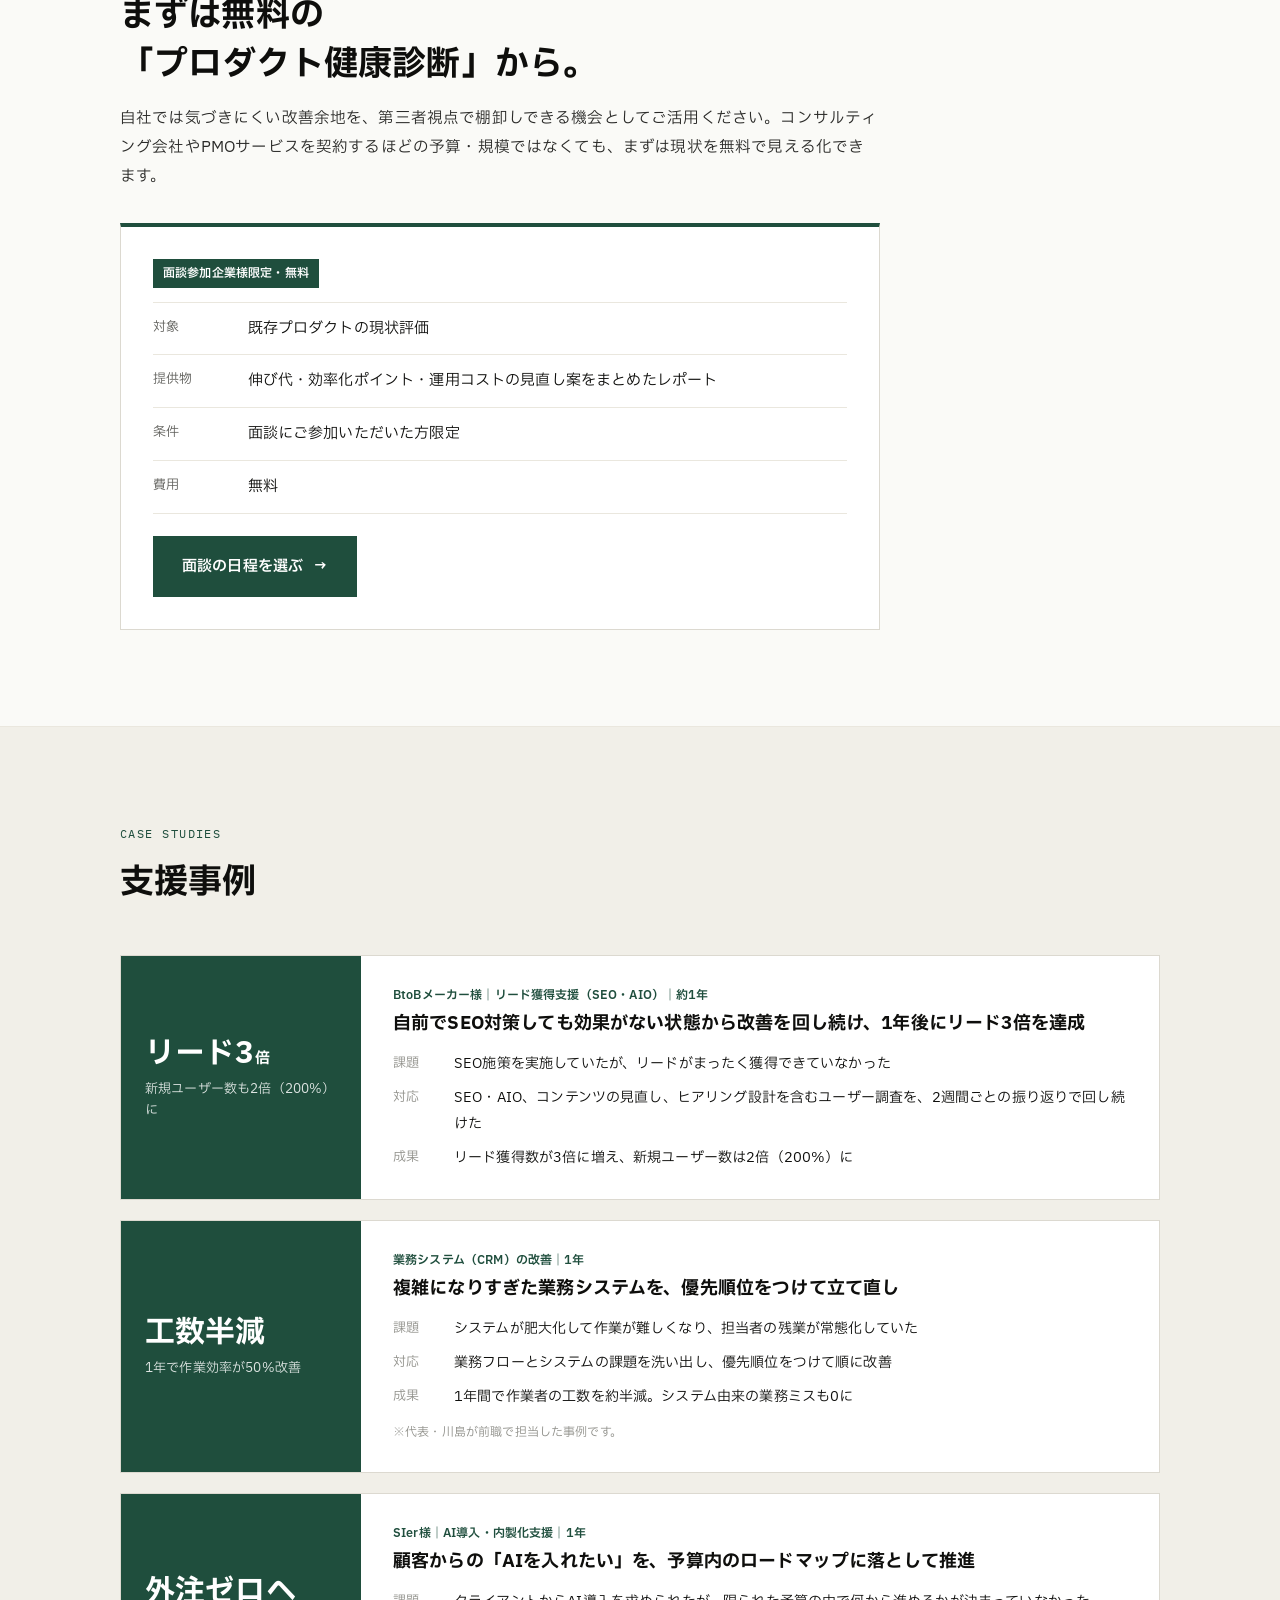
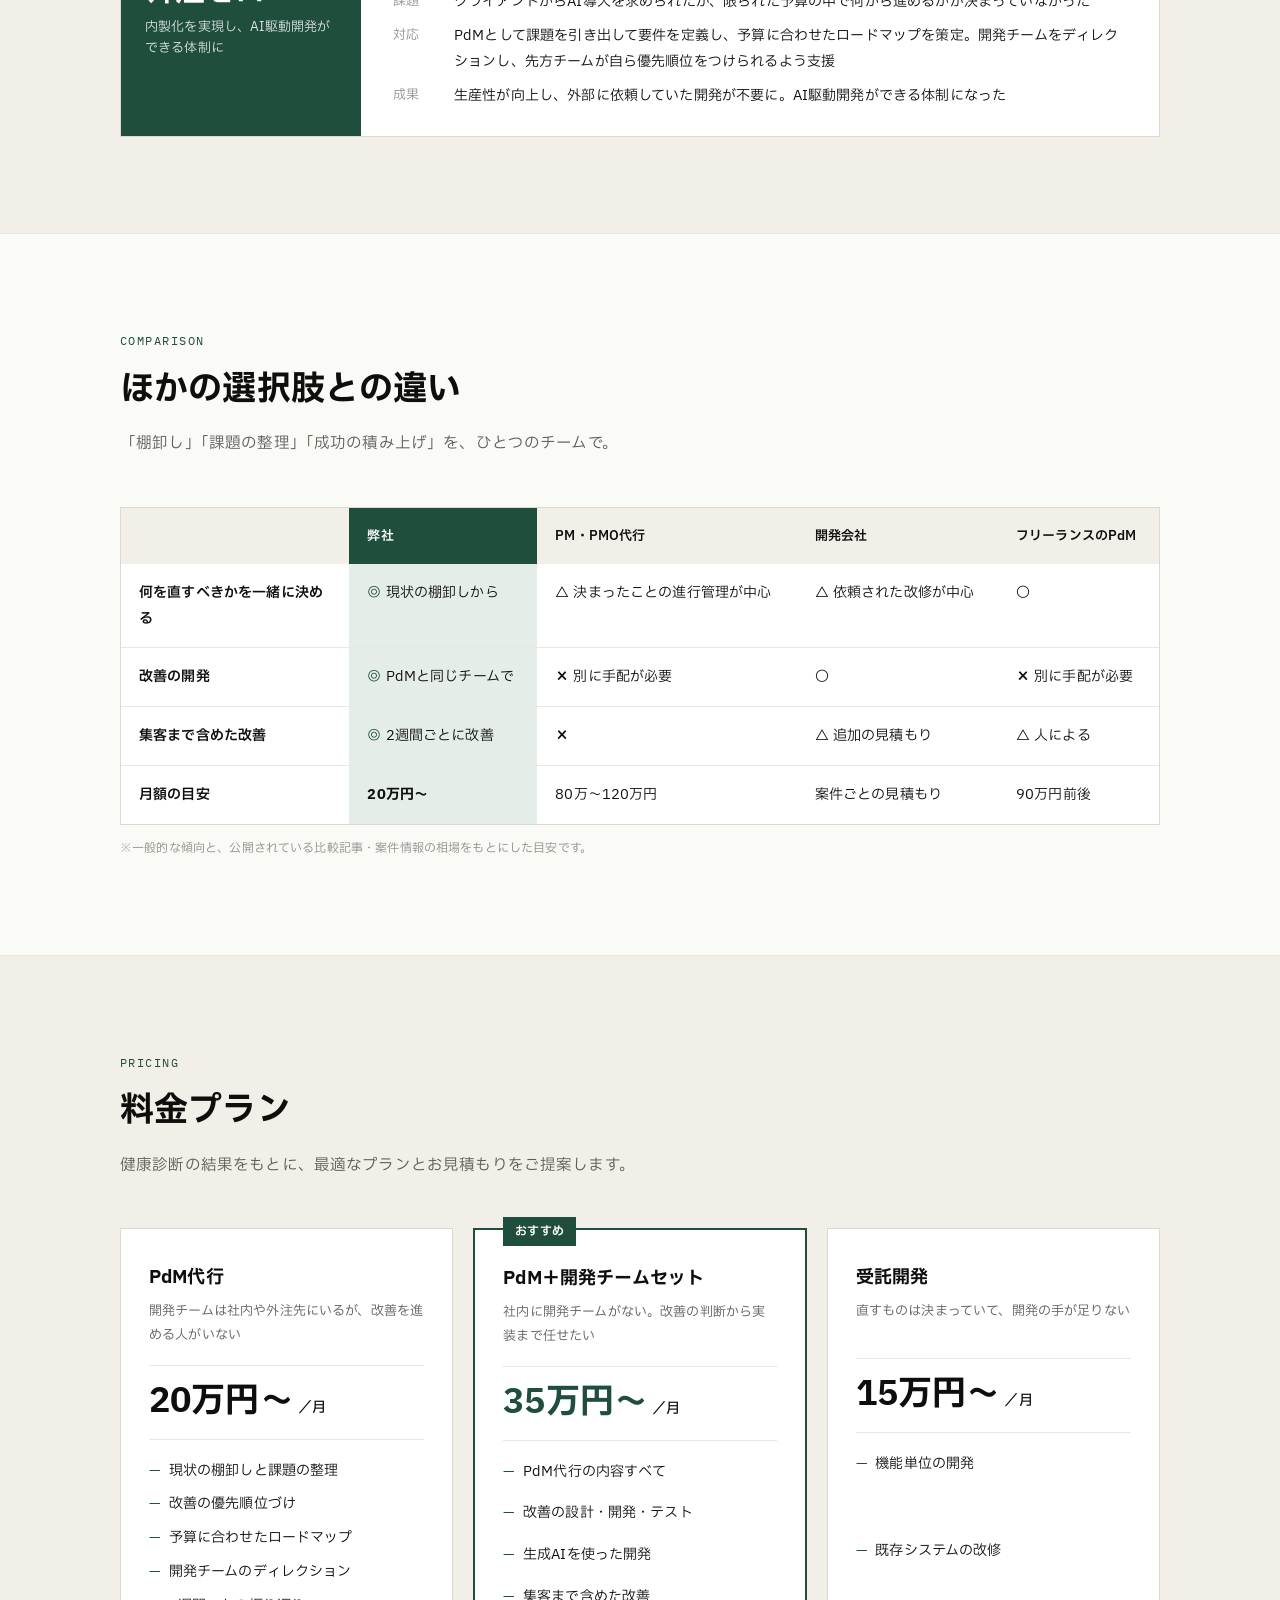
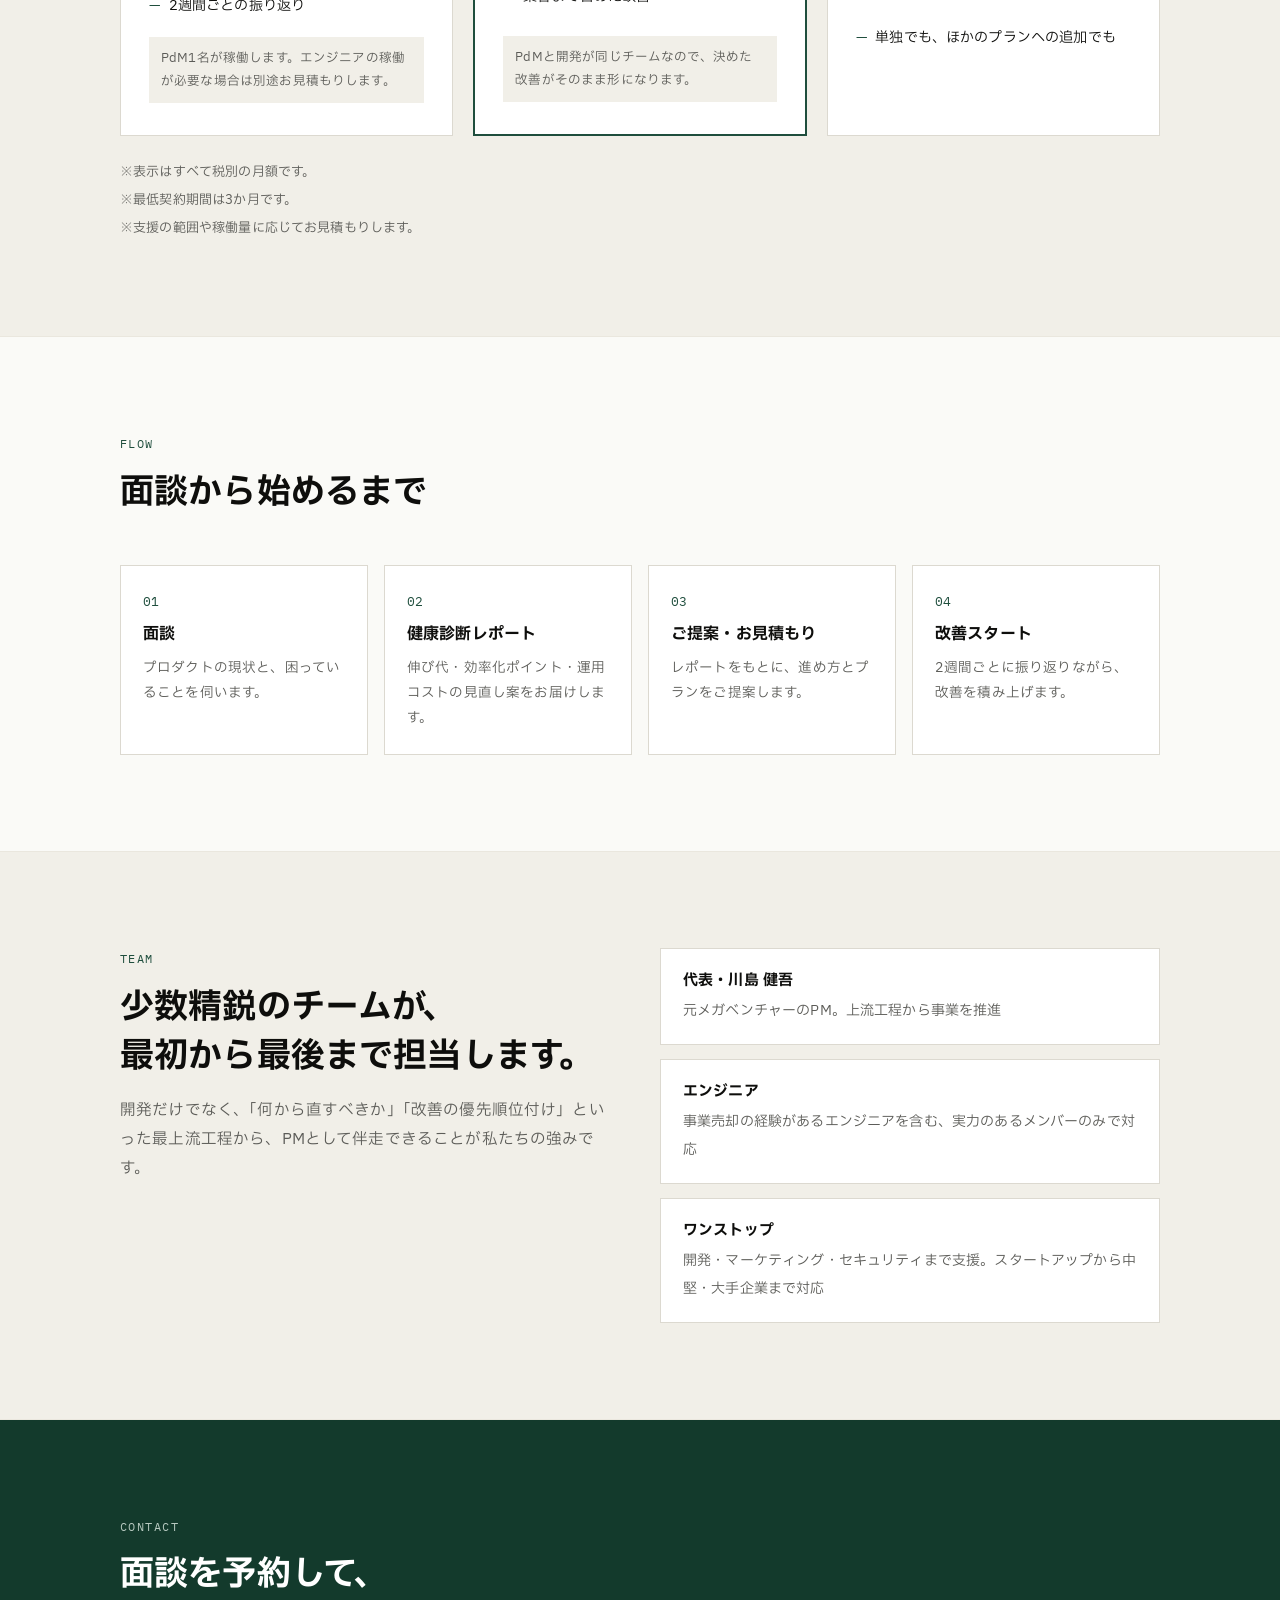
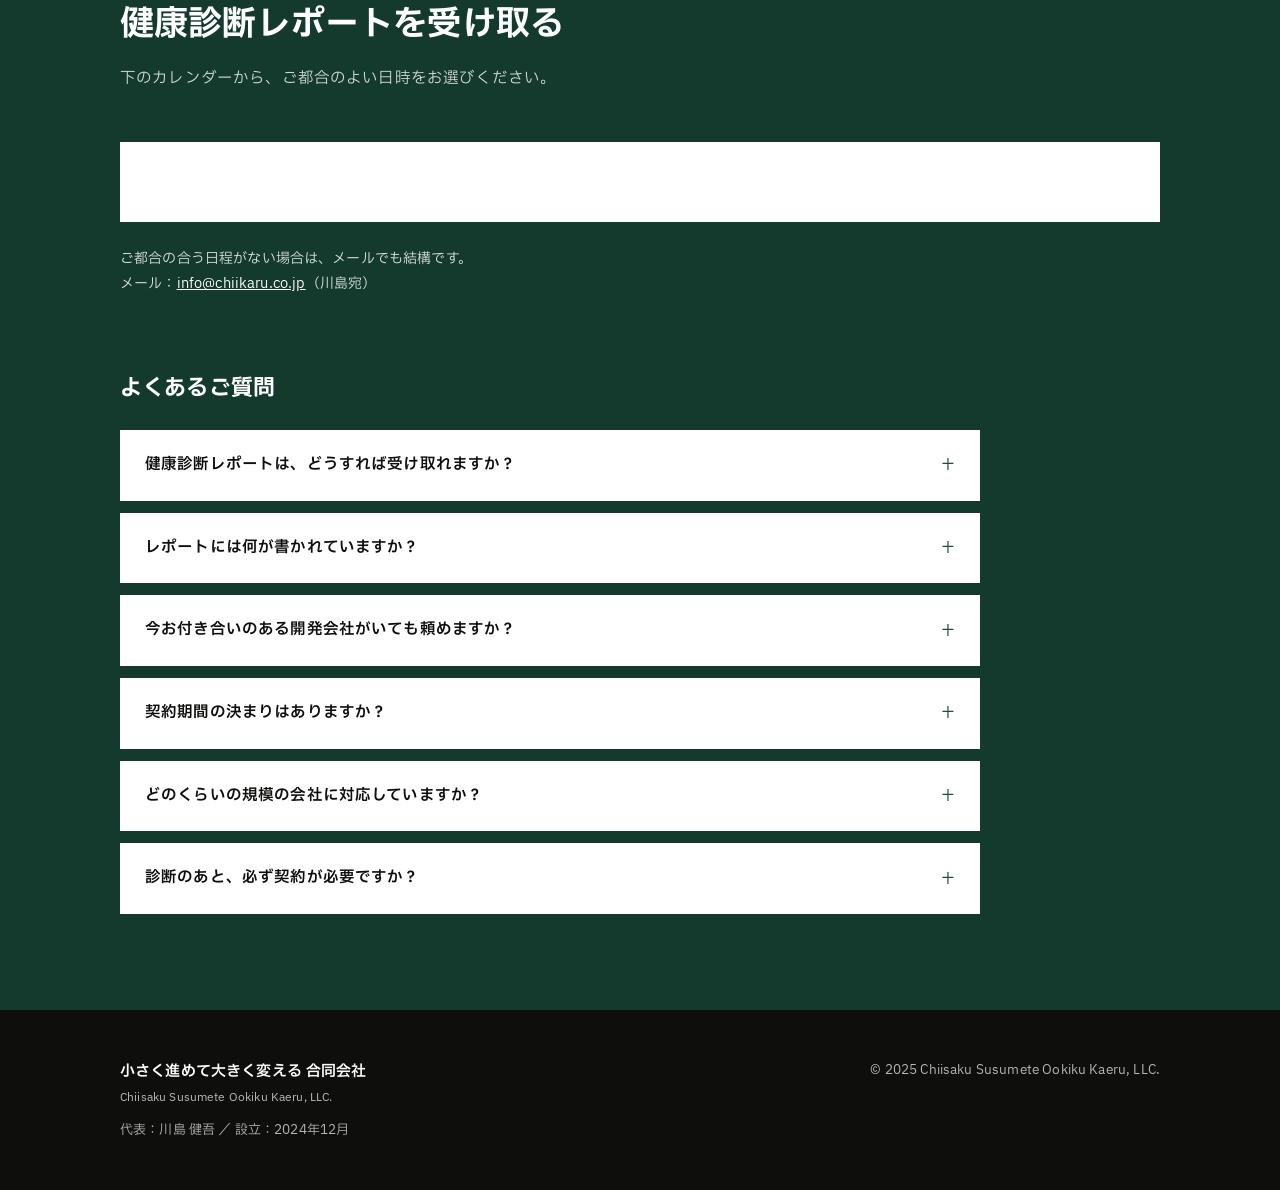
<file: lp/product-check/index.html>
<!DOCTYPE html>
<html lang="ja">
<head>
<meta charset="UTF-8">
<meta name="viewport" content="width=device-width, initial-scale=1.0">
<title>リリースしたプロダクトを、伸びるプロダクトに | プロダクト健康診断（無料） | 小さく進めて大きく変える合同会社</title>
<meta name="description" content="既存プロダクトの伸び代・効率化ポイント・運用コストを第三者視点で棚卸しする「プロダクト健康診断レポート」を、面談参加企業様限定で無料提供。PdM代行は月20万円から、開発チーム込みは月35万円から。">
<meta name="robots" content="noindex, nofollow">

<link rel="preconnect" href="https://fonts.googleapis.com">
<link rel="preconnect" href="https://fonts.gstatic.com" crossorigin>
<link href="https://fonts.googleapis.com/css2?family=IBM+Plex+Mono:wght@400;500&family=IBM+Plex+Sans+JP:wght@300;400;500;600;700&family=IBM+Plex+Sans:wght@300;400;500;600;700&display=swap" rel="stylesheet">
<link rel="stylesheet" href="/lp/assets/lp.css">
</head>
<body>

<header class="topbar">
  <div class="container topbar-inner">
    <a href="/" class="brand">
      <div class="brand-mark"></div>
      <div class="brand-name">
        小さく進めて大きく変える 合同会社
        <span class="en">Chiisaku Susumete Ookiku Kaeru, LLC.</span>
      </div>
    </a>
    <a href="#contact" class="btn">面談を予約 <span class="arrow">→</span></a>
  </div>
</header>

<main>

<!-- ===== ファーストビュー ===== -->
<section class="hero hero-dark">
  <div class="container">
    <div class="hero-main">
      <span class="eyebrow">PdM代行・開発チーム</span>
      <h1>リリースした<span class="nw">プロダクトを、</span><br><span class="nw"><em>伸びるプロダクト</em>に。</span></h1>
      <p class="hero-lead">
        どこに伸び代があり、どこにコストがかかっているのか。<br class="pc">メガベンチャー出身・PM歴10年以上のPMや、事業売却を経験したエンジニアが、<br class="pc">現状の棚卸しから改善の実行まで伴走します。
      </p>
      <div class="hero-price">
        <div class="hp-item main">
          <span class="label">PdM代行</span>
          <span class="value">月<b>20</b>万円〜</span>
        </div>
        <div class="hp-item">
          <span class="label">開発チーム込み</span>
          <span class="value">月<b>35</b>万円〜</span>
        </div>
        <span class="price-note">※税別</span>
      </div>
      <div class="hero-cta">
        <a href="#contact" class="btn btn-lg">面談を予約して診断を受ける <span class="arrow">→</span></a>
        <a href="#price" class="text-link">料金プランを見る ↓</a>
      </div>
    </div>

    <div class="hero-offer">
      <div class="hero-offer-head"><span class="offer-badge">無料</span>伸び代とコスト削減ポイントを棚卸しする「プロダクト健康診断レポート」</div>
      <dl class="hero-offer-list">
        <div><dt>対象</dt><dd>既存プロダクトの現状評価</dd></div>
        <div><dt>提供物</dt><dd>伸び代・効率化ポイント・運用コストの見直し案をまとめたレポート</dd></div>
        <div><dt>条件</dt><dd>面談にご参加いただいた方限定</dd></div>
        <div><dt>費用</dt><dd>無料</dd></div>
      </dl>
      <a href="#contact" class="btn">面談を予約する <span class="arrow">→</span></a>
    </div>
  </div>
</section>

<!-- ===== お悩み ===== -->
<section class="section">
  <div class="container">
    <div class="section-head">
      <div class="section-label">Problem</div>
      <h2 class="section-title">既存サービスで、<br>こんなお悩みを<span class="nw">抱えていませんか。</span></h2>
    </div>
    <div class="pain-grid three">
      <div class="pain">プロダクトはリリースしたが、思うように伸びていない</div>
      <div class="pain">運用コストがかさんでいるが、どこから見直せばいいかわからない</div>
      <div class="pain">改善したいことはあるが、誰が推進するかが決まらず止まっている</div>
    </div>
    <p class="pain-close">ひとつでも当てはまるなら、足りないのは<em>「決めて、前に進める役」</em>です。</p>
  </div>
</section>

<!-- ===== やること ===== -->
<section class="section soft">
  <div class="container">
    <div class="section-head">
      <div class="section-label">What we do</div>
      <h2 class="section-title">現状を棚卸しし、<br>事業課題を整理して<span class="nw">前に進めます。</span></h2>
      <p class="section-desc">PdM（プロダクトマネージャー）が事業側の立場で入り、開発チームと同じチームで改善を進めます。</p>
    </div>
    <div class="steps steps-v">
      <div class="step">
        <div class="step-head">
          <div class="step-num">STEP 01</div>
          <h3>棚卸しする</h3>
        </div>
        <div class="step-body">
        <p>自社では気づきにくい改善の余地を、第三者の目で洗い出します。</p>
        <ul>
          <li>伸び代の洗い出し</li>
          <li>効率化できるポイント</li>
          <li>運用コストの見直し案</li>
        </ul>
        </div>
      </div>
      <div class="step">
        <div class="step-head">
          <div class="step-num">STEP 02</div>
          <h3>決める</h3>
        </div>
        <div class="step-body">
        <p>全部を直すのではなく、効くところから順番を決めます。</p>
        <ul>
          <li>課題の優先順位づけ</li>
          <li>予算に合わせたロードマップ</li>
          <li>開発チームへの落とし込み</li>
        </ul>
        </div>
      </div>
      <div class="step">
        <div class="step-head">
          <div class="step-num">STEP 03</div>
          <h3>成功を積み上げる</h3>
        </div>
        <div class="step-body">
        <p>2週間ごとに振り返り、うまくいった施策を積み上げます。</p>
        <ul>
          <li>改善の実行（開発・集客）</li>
          <li>うまくいったこと・わからないことの整理</li>
          <li>最後は社内で回せる状態に</li>
        </ul>
        </div>
      </div>
    </div>

    <div class="strengths">
      <div class="strength">
        <h3>最上流から入る</h3>
        <p>言われたことを直すのではなく、「何を直すべきか」から一緒に考えます。</p>
      </div>
      <div class="strength">
        <h3>PdMと開発がワンチーム</h3>
        <p>決める人と作る人が同じチームなので、改善がすぐ形になります。</p>
      </div>
      <div class="strength">
        <h3>月20万円から始められる</h3>
        <p>PM・PMO代行の相場（月80万円〜）より、ずっと小さく始められます。</p>
      </div>
    </div>
  </div>
</section>

<!-- ===== 健康診断 ===== -->
<section class="section">
  <div class="container">
    <div class="offer-detail single">
      <div>
        <div class="section-label">Product check-up</div>
        <h2 class="section-title">まずは無料の<br>「プロダクト健康診断」から。</h2>
        <p class="section-desc">
          自社では気づきにくい改善余地を、第三者視点で棚卸しできる機会としてご活用ください。コンサルティング会社やPMOサービスを契約するほどの予算・規模ではなくても、まずは現状を無料で見える化できます。
        </p>
      </div>
      <div class="offer-card">
        <span class="offer-badge">面談参加企業様限定・無料</span>
        <ul class="offer-list">
          <li><span class="k">対象</span><span>既存プロダクトの現状評価</span></li>
          <li><span class="k">提供物</span><span>伸び代・効率化ポイント・運用コストの見直し案をまとめたレポート</span></li>
          <li><span class="k">条件</span><span>面談にご参加いただいた方限定</span></li>
          <li><span class="k">費用</span><span>無料</span></li>
        </ul>
        <a href="#contact" class="btn">面談の日程を選ぶ <span class="arrow">→</span></a>
      </div>
    </div>
  </div>
</section>

<!-- ===== 事例 ===== -->
<section class="section soft">
  <div class="container">
    <div class="section-head">
      <div class="section-label">Case studies</div>
      <h2 class="section-title">支援事例</h2>
    </div>
    <div class="cases">
      <article class="case">
        <div class="case-result">
          <div class="num">リード3<small>倍</small></div>
          <div class="sub">新規ユーザー数も2倍（200%）に</div>
        </div>
        <div class="case-body">
          <div class="case-tag">BtoBメーカー様｜リード獲得支援（SEO・AIO）｜約1年</div>
          <h3>自前でSEO対策しても効果がない状態から改善を回し続け、1年後にリード3倍を達成</h3>
          <div class="case-rows">
            <div class="case-row"><span class="k">課題</span><span>SEO施策を実施していたが、リードがまったく獲得できていなかった</span></div>
            <div class="case-row"><span class="k">対応</span><span>SEO・AIO、コンテンツの見直し、ヒアリング設計を含むユーザー調査を、2週間ごとの振り返りで回し続けた</span></div>
            <div class="case-row"><span class="k">成果</span><span>リード獲得数が3倍に増え、新規ユーザー数は2倍（200%）に</span></div>
          </div>
        </div>
      </article>

      <article class="case">
        <div class="case-result">
          <div class="num">工数半減</div>
          <div class="sub">1年で作業効率が50%改善</div>
        </div>
        <div class="case-body">
          <div class="case-tag">業務システム（CRM）の改善｜1年</div>
          <h3>複雑になりすぎた業務システムを、優先順位をつけて立て直し</h3>
          <div class="case-rows">
            <div class="case-row"><span class="k">課題</span><span>システムが肥大化して作業が難しくなり、担当者の残業が常態化していた</span></div>
            <div class="case-row"><span class="k">対応</span><span>業務フローとシステムの課題を洗い出し、優先順位をつけて順に改善</span></div>
            <div class="case-row"><span class="k">成果</span><span>1年間で作業者の工数を約半減。システム由来の業務ミスも0に</span></div>
          </div>
          <p class="case-note">※代表・川島が前職で担当した事例です。</p>
        </div>
      </article>

      <article class="case">
        <div class="case-result">
          <div class="num">外注ゼロへ</div>
          <div class="sub">内製化を実現し、AI駆動開発ができる体制に</div>
        </div>
        <div class="case-body">
          <div class="case-tag">SIer様｜AI導入・内製化支援｜1年</div>
          <h3>顧客からの「AIを入れたい」を、予算内のロードマップに落として推進</h3>
          <div class="case-rows">
            <div class="case-row"><span class="k">課題</span><span>クライアントからAI導入を求められたが、限られた予算の中で何から進めるかが決まっていなかった</span></div>
            <div class="case-row"><span class="k">対応</span><span>PdMとして課題を引き出して要件を定義し、予算に合わせたロードマップを策定。開発チームをディレクションし、先方チームが自ら優先順位をつけられるよう支援</span></div>
            <div class="case-row"><span class="k">成果</span><span>生産性が向上し、外部に依頼していた開発が不要に。AI駆動開発ができる体制になった</span></div>
          </div>
        </div>
      </article>
    </div>
  </div>
</section>

<!-- ===== ほかの選択肢との違い ===== -->
<section class="section">
  <div class="container">
    <div class="section-head">
      <div class="section-label">Comparison</div>
      <h2 class="section-title">ほかの選択肢との違い</h2>
      <p class="section-desc">「棚卸し」「課題の整理」「成功の積み上げ」を、ひとつのチームで。</p>
    </div>
    <p class="scroll-hint">表は横にスクロールできます →</p>
    <div class="table-wrap">
      <table class="compare">
        <thead>
          <tr>
            <th></th>
            <th class="ours">弊社</th>
            <th>PM・PMO代行</th>
            <th>開発会社</th>
            <th>フリーランスのPdM</th>
          </tr>
        </thead>
        <tbody>
          <tr>
            <th>何を直すべきかを一緒に決める</th>
            <td class="ours"><span class="mark">◎</span>現状の棚卸しから</td>
            <td><span class="mark">△</span>決まったことの進行管理が中心</td>
            <td><span class="mark">△</span>依頼された改修が中心</td>
            <td><span class="mark">○</span></td>
          </tr>
          <tr>
            <th>改善の開発</th>
            <td class="ours"><span class="mark">◎</span>PdMと同じチームで</td>
            <td><span class="mark">×</span>別に手配が必要</td>
            <td><span class="mark">○</span></td>
            <td><span class="mark">×</span>別に手配が必要</td>
          </tr>
          <tr>
            <th>集客まで含めた改善</th>
            <td class="ours"><span class="mark">◎</span>2週間ごとに改善</td>
            <td><span class="mark">×</span></td>
            <td><span class="mark">△</span>追加の見積もり</td>
            <td><span class="mark">△</span>人による</td>
          </tr>
          <tr>
            <th>月額の目安</th>
            <td class="ours"><strong>20万円〜</strong></td>
            <td>80万〜120万円</td>
            <td>案件ごとの見積もり</td>
            <td>90万円前後</td>
          </tr>
        </tbody>
      </table>
    </div>
    <p class="table-note">※一般的な傾向と、公開されている比較記事・案件情報の相場をもとにした目安です。</p>
  </div>
</section>

<!-- ===== 料金 ===== -->
<section class="section soft" id="price">
  <div class="container">
    <div class="section-head">
      <div class="section-label">Pricing</div>
      <h2 class="section-title">料金プラン</h2>
      <p class="section-desc">健康診断の結果をもとに、最適なプランとお見積もりをご提案します。</p>
    </div>
    <div class="plans">
      <div class="plan">
        <h3>PdM代行</h3>
        <p class="plan-for">開発チームは社内や外注先にいるが、改善を進める人がいない</p>
        <div class="plan-price"><span class="yen">20万円〜</span><span class="unit">／月</span></div>
        <ul>
          <li>現状の棚卸しと課題の整理</li>
          <li>改善の優先順位づけ</li>
          <li>予算に合わせたロードマップ</li>
          <li>開発チームのディレクション</li>
          <li>2週間ごとの振り返り</li>
        </ul>
        <p class="plan-foot">PdM1名が稼働します。エンジニアの稼働が必要な場合は別途お見積もりします。</p>
      </div>
      <div class="plan featured">
        <span class="plan-badge">おすすめ</span>
        <h3>PdM＋開発チームセット</h3>
        <p class="plan-for">社内に開発チームがない。改善の判断から実装まで任せたい</p>
        <div class="plan-price"><span class="yen">35万円〜</span><span class="unit">／月</span></div>
        <ul>
          <li>PdM代行の内容すべて</li>
          <li>改善の設計・開発・テスト</li>
          <li>生成AIを使った開発</li>
          <li>集客まで含めた改善</li>
        </ul>
        <p class="plan-foot">PdMと開発が同じチームなので、決めた改善がそのまま形になります。</p>
      </div>
      <div class="plan">
        <h3>受託開発</h3>
        <p class="plan-for">直すものは決まっていて、開発の手が足りない</p>
        <div class="plan-price"><span class="yen">15万円〜</span><span class="unit">／月</span></div>
        <ul>
          <li>機能単位の開発</li>
          <li>既存システムの改修</li>
          <li>単独でも、ほかのプランへの追加でも</li>
        </ul>
      </div>
    </div>
    <ul class="plan-notes">
      <li>※表示はすべて税別の月額です。</li>
      <li>※最低契約期間は3か月です。</li>
      <li>※支援の範囲や稼働量に応じてお見積もりします。</li>
    </ul>
  </div>
</section>

<!-- ===== 進め方 ===== -->
<section class="section">
  <div class="container">
    <div class="section-head">
      <div class="section-label">Flow</div>
      <h2 class="section-title">面談から始めるまで</h2>
    </div>
    <ol class="flow">
      <li><h3>面談</h3><p>プロダクトの現状と、困っていることを伺います。</p></li>
      <li><h3>健康診断レポート</h3><p>伸び代・効率化ポイント・運用コストの見直し案をお届けします。</p></li>
      <li><h3>ご提案・お見積もり</h3><p>レポートをもとに、進め方とプランをご提案します。</p></li>
      <li><h3>改善スタート</h3><p>2週間ごとに振り返りながら、改善を積み上げます。</p></li>
    </ol>
  </div>
</section>

<!-- ===== チーム ===== -->
<section class="section soft">
  <div class="container">
    <div class="team">
      <div>
        <div class="section-label">Team</div>
        <h2 class="section-title">少数精鋭のチームが、<br>最初から最後まで担当します。</h2>
        <p class="section-desc">開発だけでなく、「何から直すべきか」「改善の優先順位付け」といった最上流工程から、PMとして伴走できることが私たちの強みです。</p>
      </div>
      <ul class="team-list">
        <li><strong>代表・川島 健吾</strong><span>元メガベンチャーのPM。上流工程から事業を推進</span></li>
        <li><strong>エンジニア</strong><span>事業売却の経験があるエンジニアを含む、実力のあるメンバーのみで対応</span></li>
        <li><strong>ワンストップ</strong><span>開発・マーケティング・セキュリティまで支援。スタートアップから中堅・大手企業まで対応</span></li>
      </ul>
    </div>
  </div>
</section>

<!-- ===== 予約 ===== -->
<section class="contact" id="contact">
  <div class="container">
    <div class="section-head">
      <div class="section-label">Contact</div>
      <h2 class="section-title">面談を予約して、<br>健康診断レポートを受け取る</h2>
      <p class="section-desc">下のカレンダーから、ご都合のよい日時をお選びください。</p>
    </div>
    <div class="contact-box">
      <!-- Begin TimeRex Widget -->
      <div id="timerex_calendar" data-url="https://timerex.net/s/k.fifty.1110_2dd1/72e79cc3"></div>
      <script id="timerex_embed" src="https://asset.timerex.net/js/embed.js"></script>
      <script type="text/javascript">
        TimerexCalendar();
      </script>
      <!-- End TimeRex Widget -->
    </div>
    <p class="contact-alt">
      ご都合の合う日程がない場合は、メールでも結構です。<br>
      メール：<a href="mailto:info@chiikaru.co.jp">info@chiikaru.co.jp</a>（川島宛）
    </p>

    <div class="contact-faq">
      <h3>よくあるご質問</h3>
      <div class="faq">
        <details>
          <summary>健康診断レポートは、どうすれば受け取れますか？</summary>
          <p class="answer">面談にご参加いただいた企業様に、無料でお届けしています。<a href="#contact">こちらのカレンダー</a>から面談の日程をお選びください。</p>
        </details>
        <details>
          <summary>レポートには何が書かれていますか？</summary>
          <p class="answer">プロダクトの伸び代、効率化できるポイント、運用コストの見直し案をまとめています。</p>
        </details>
        <details>
          <summary>今お付き合いのある開発会社がいても頼めますか？</summary>
          <p class="answer">はい。PdM代行プランで、今の開発チームをディレクションしながら改善を進めることもできます。</p>
        </details>
        <details>
          <summary>契約期間の決まりはありますか？</summary>
          <p class="answer">最低契約期間は3か月です。</p>
        </details>
        <details>
          <summary>どのくらいの規模の会社に対応していますか？</summary>
          <p class="answer">スタートアップから中堅・大手企業まで、規模を問わず柔軟に対応しています。</p>
        </details>
        <details>
          <summary>診断のあと、必ず契約が必要ですか？</summary>
          <p class="answer">いいえ。面談と健康診断だけで終えていただいても費用はかかりません。</p>
        </details>
      </div>
    </div>
  </div>
</section>

</main>

<footer>
  <div class="container footer-grid">
    <div>
      <div class="footer-name">小さく進めて大きく変える 合同会社</div>
      <div class="footer-en">Chiisaku Susumete Ookiku Kaeru, LLC.</div>
      <div>代表：川島 健吾 ／ 設立：2024年12月</div>
    </div>
    <div>© 2025 Chiisaku Susumete Ookiku Kaeru, LLC.</div>
  </div>
</footer>

</body>
</html>
</file>
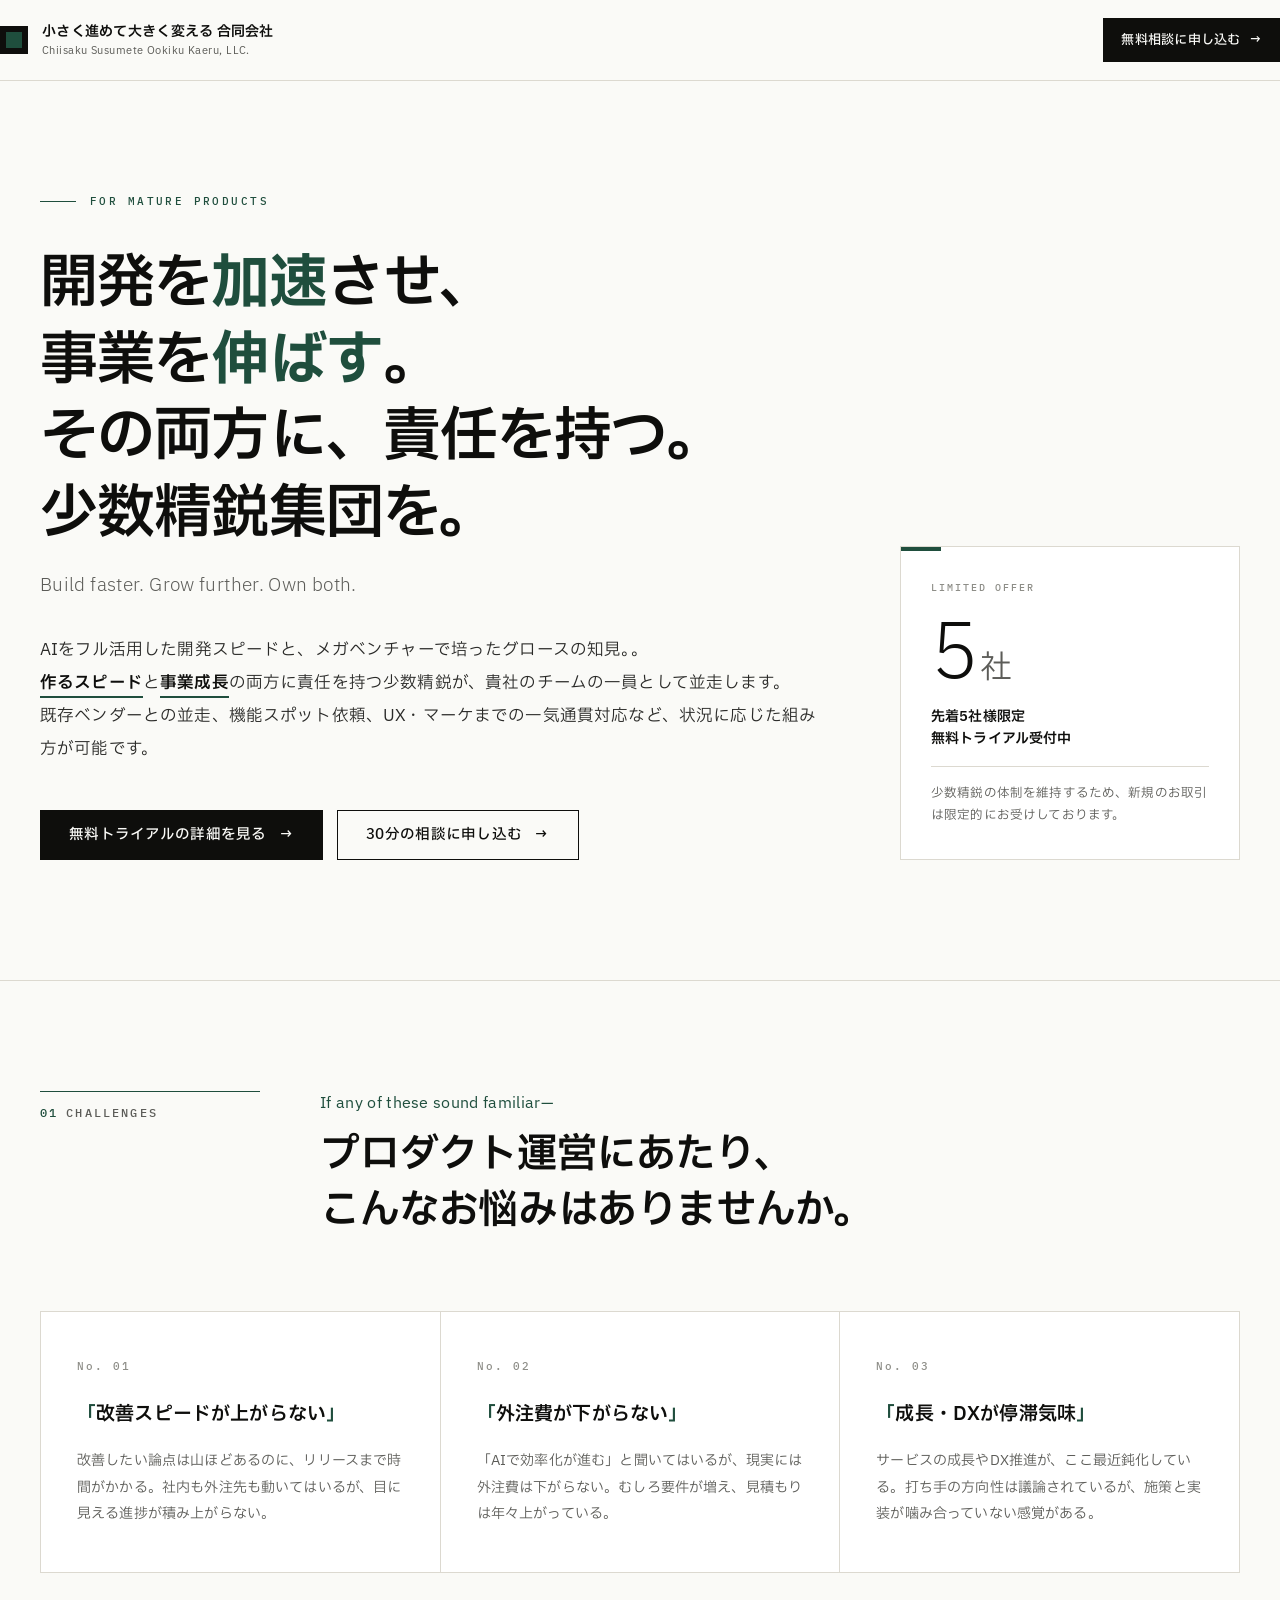
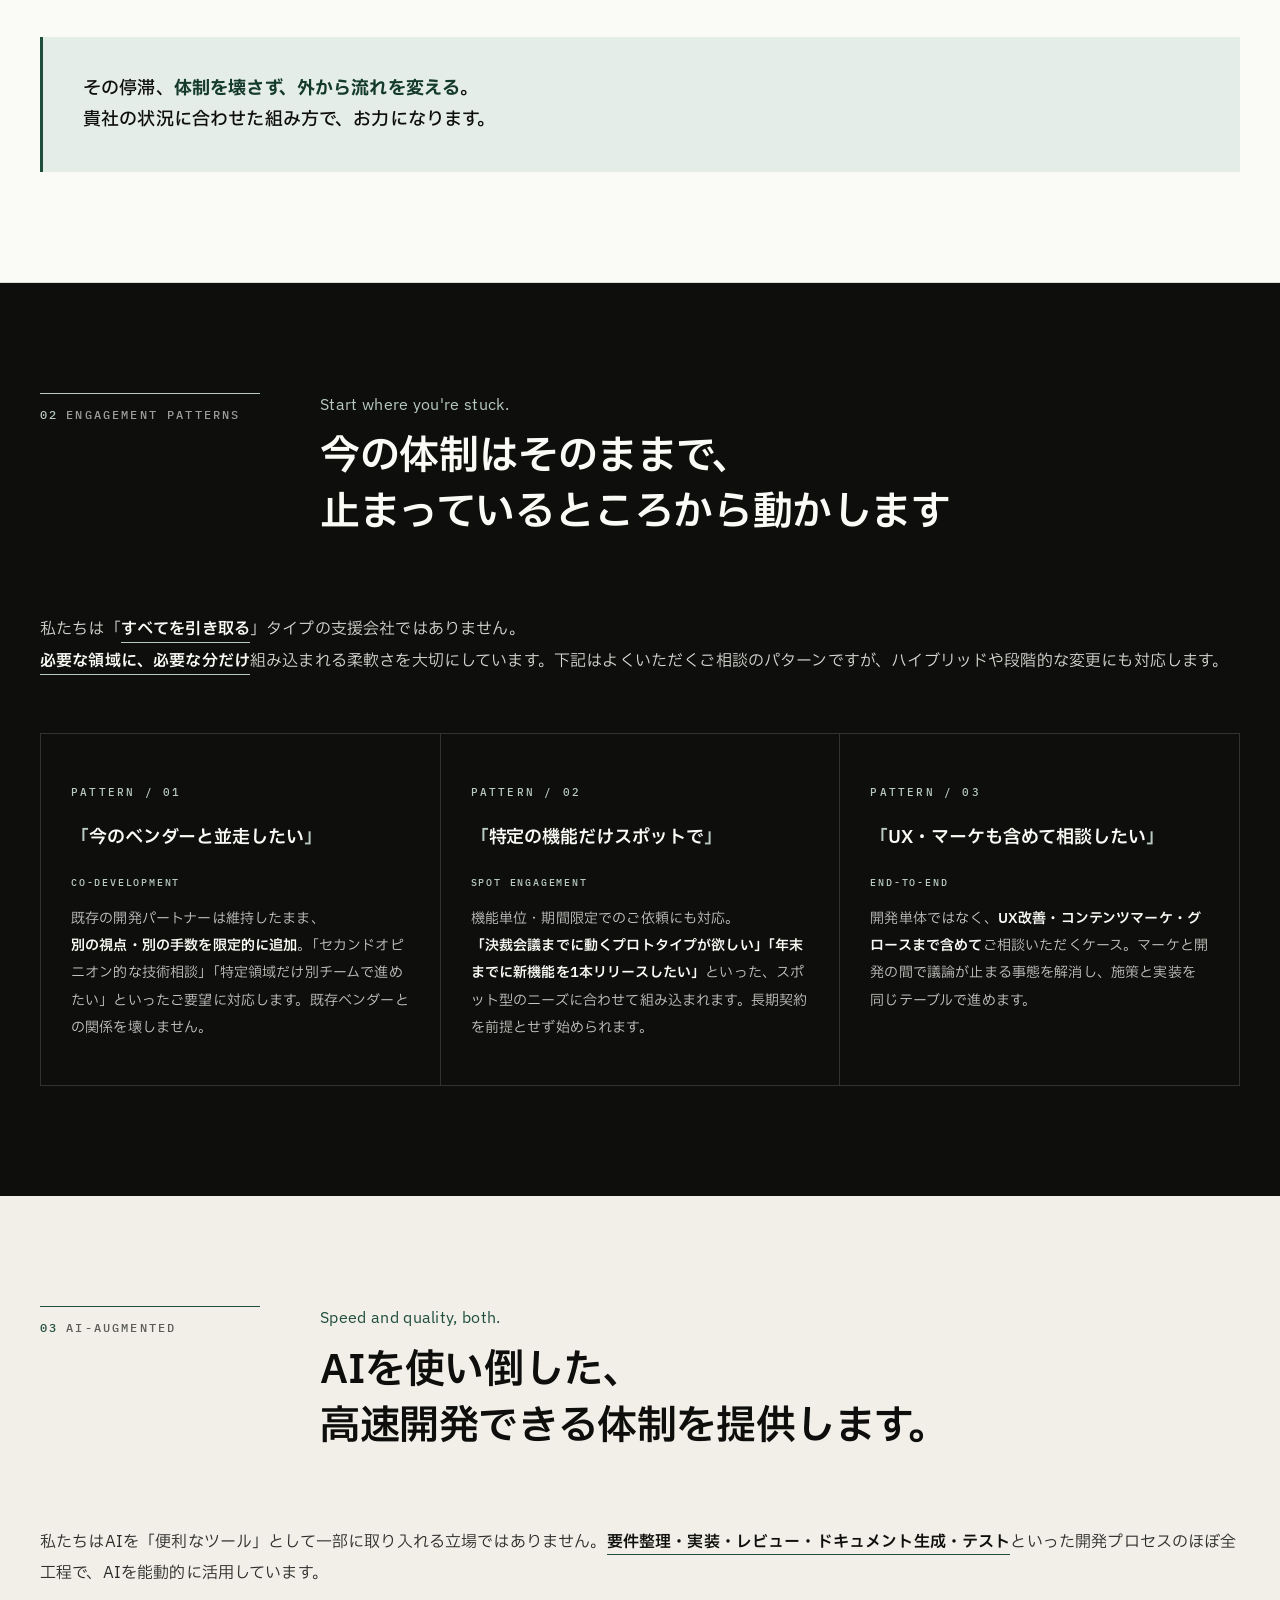
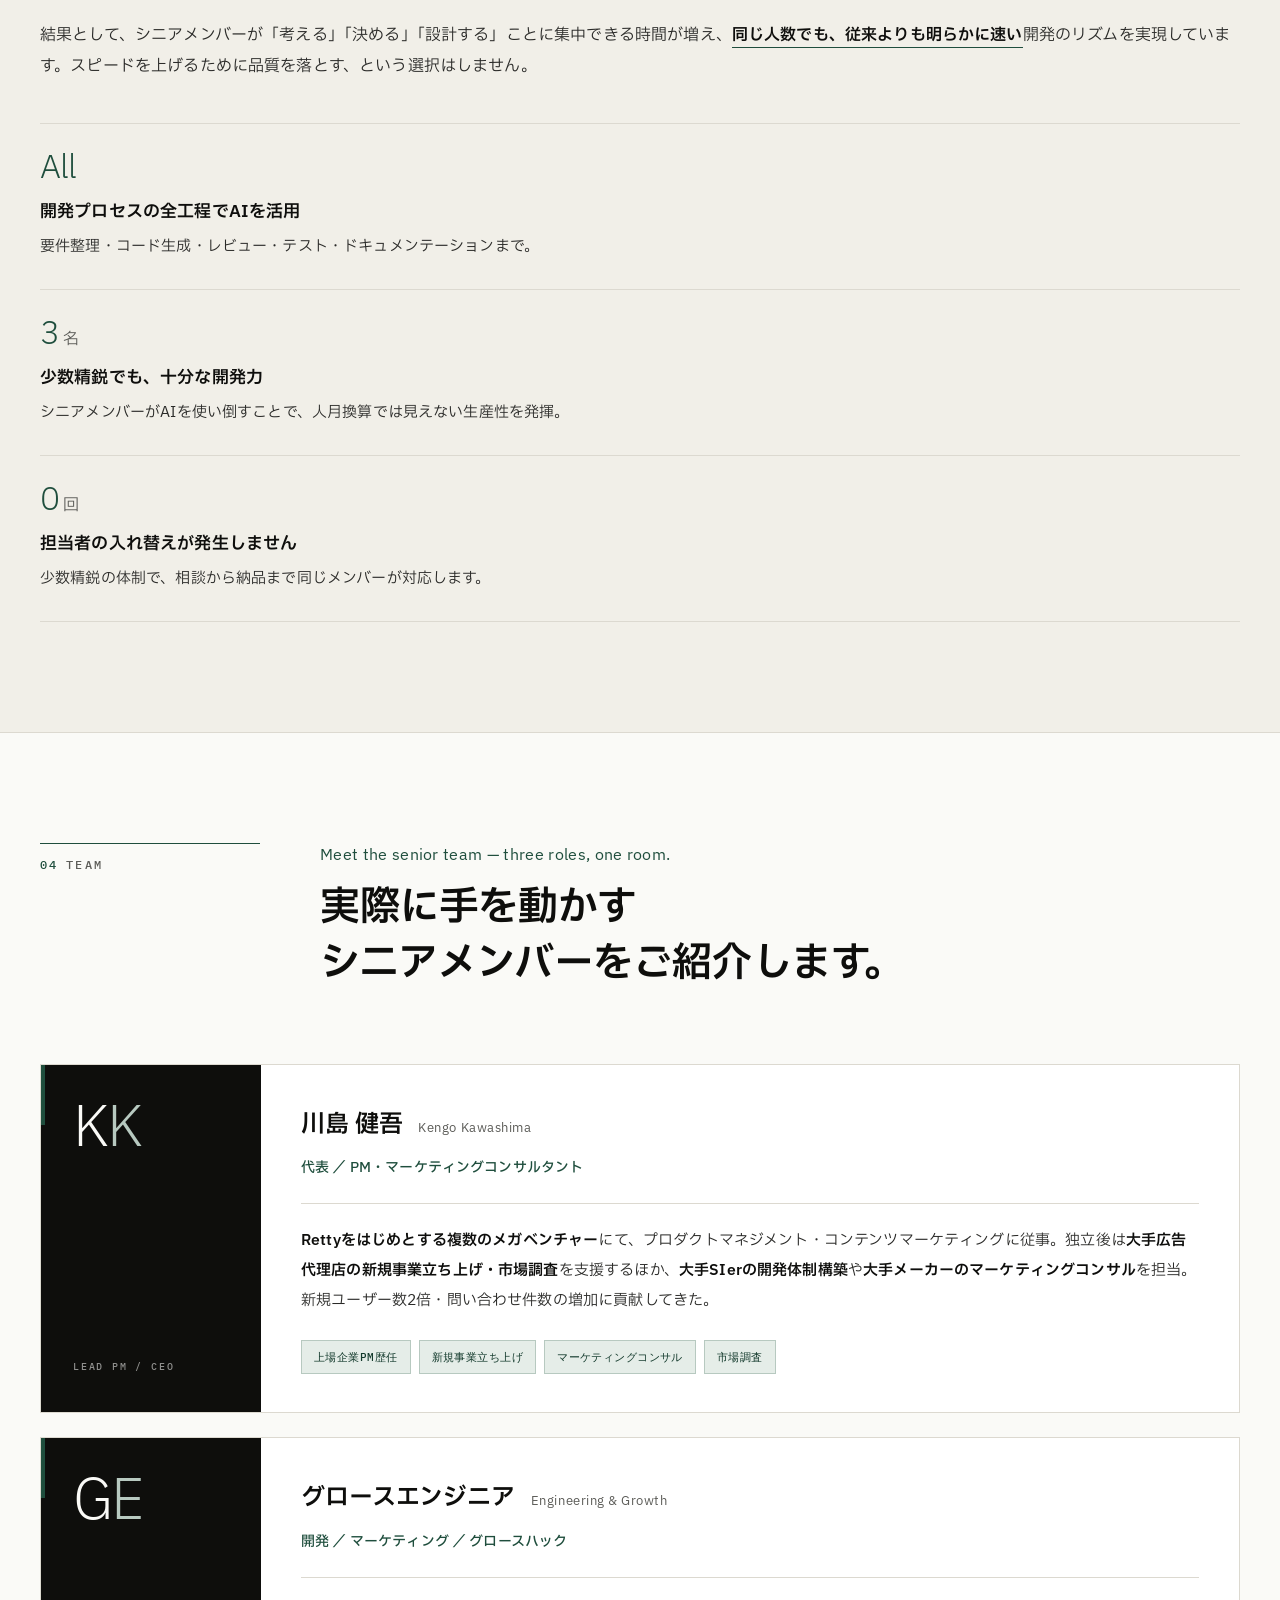
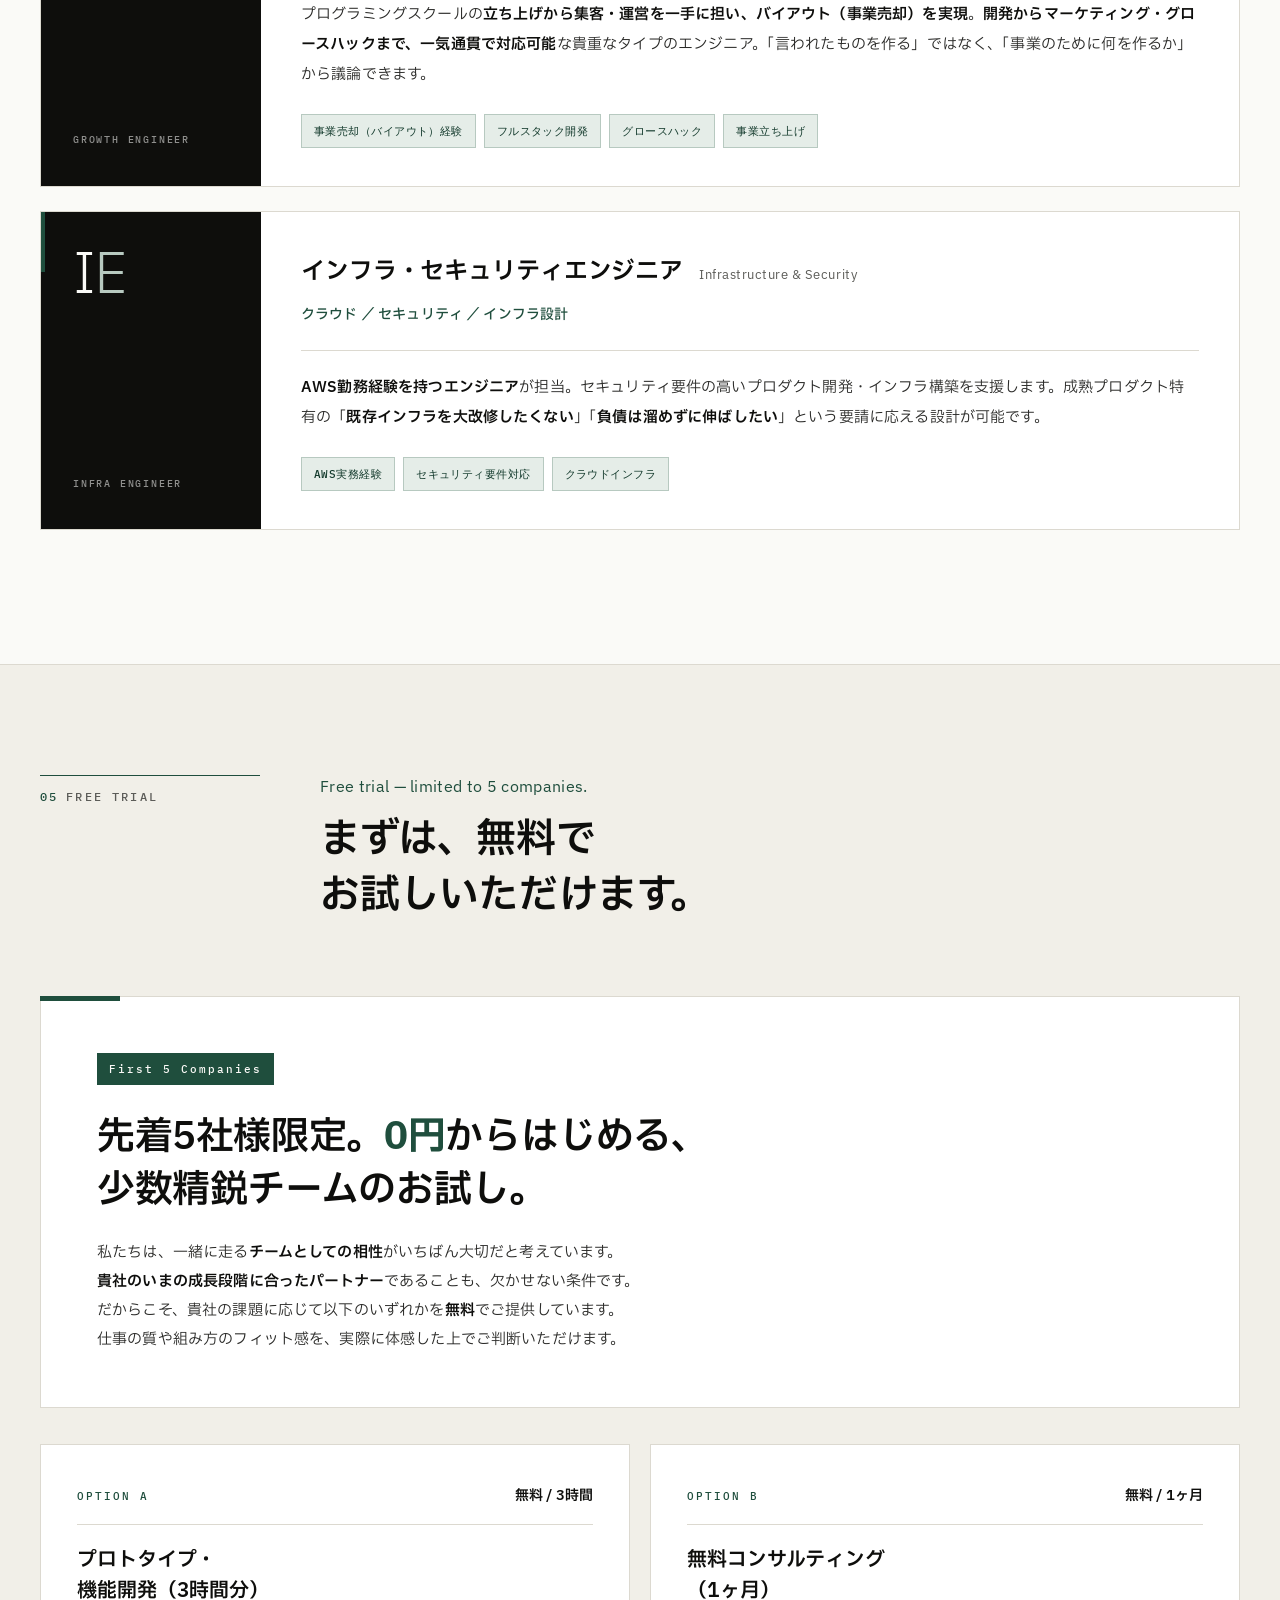
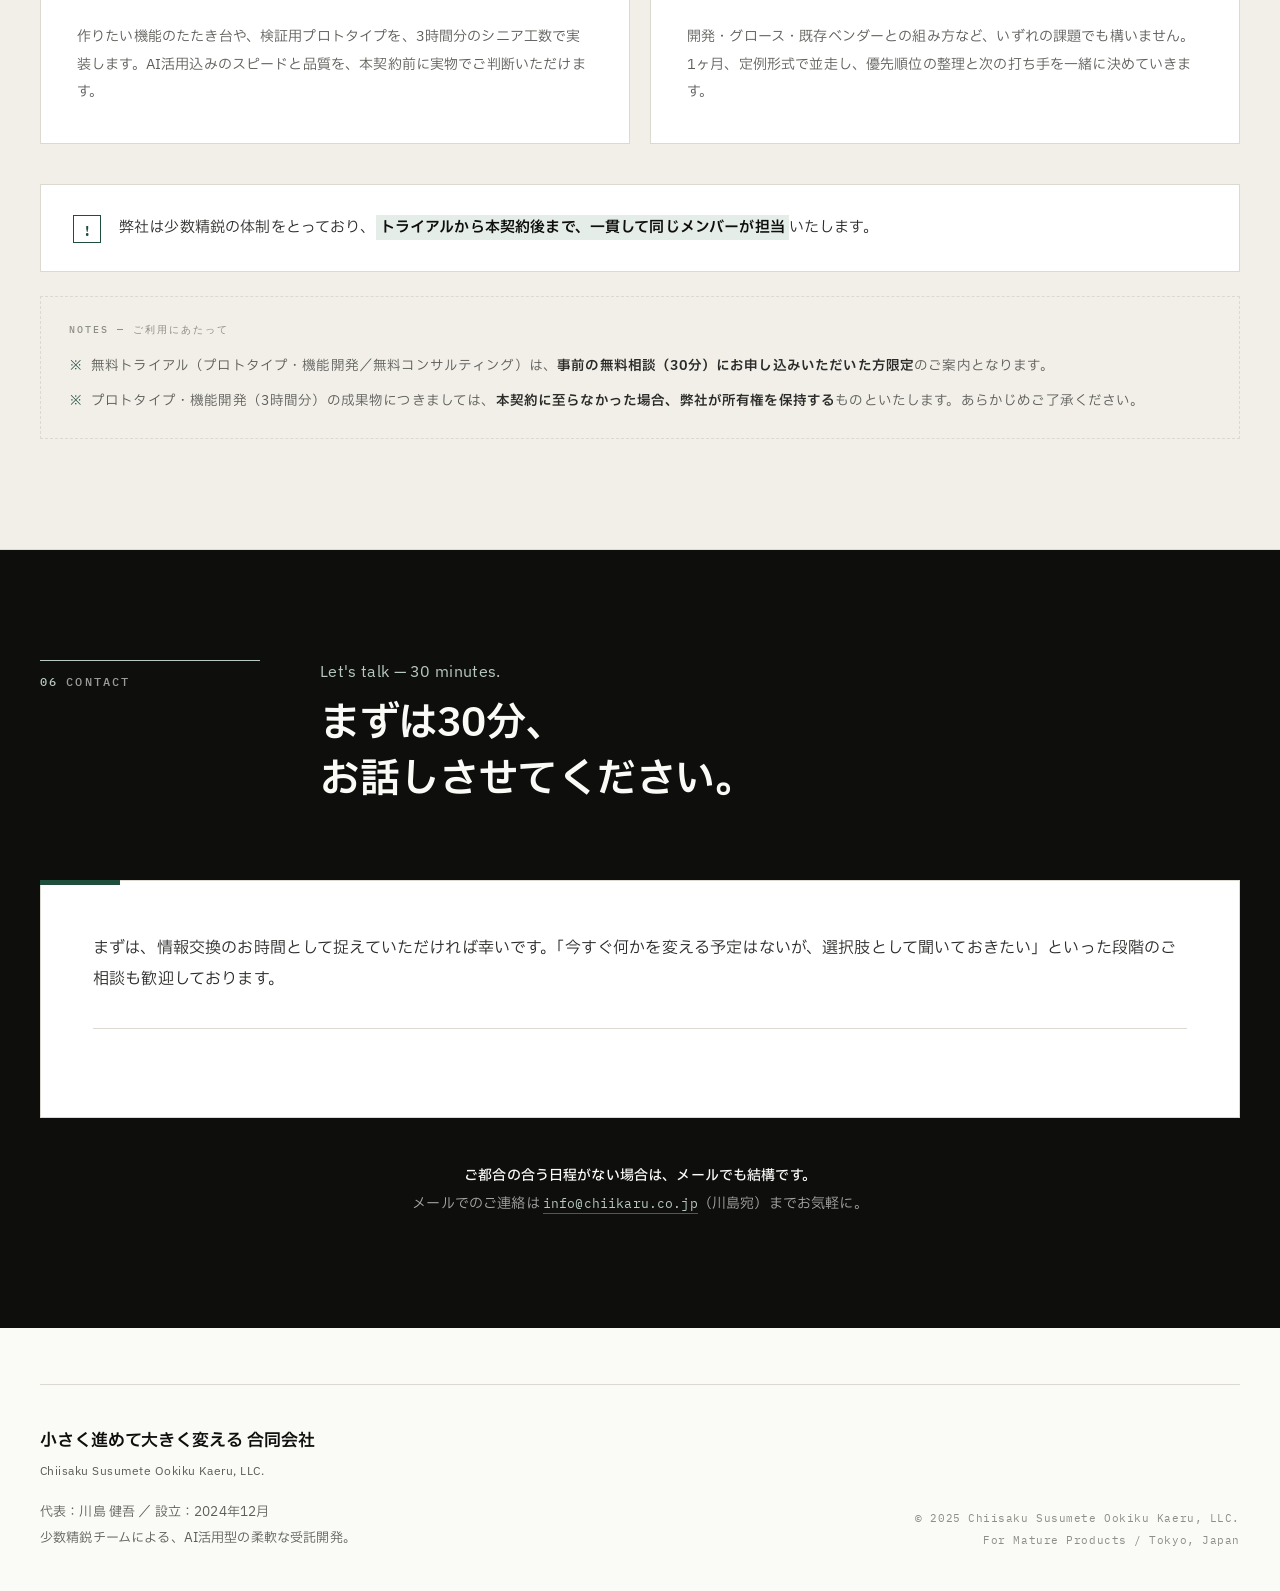
<file: lp/product/index.html>
<!DOCTYPE html>
<html lang="ja">
<head>
<meta charset="UTF-8">
<meta name="viewport" content="width=device-width, initial-scale=1.0">
<title>成熟プロダクトのための柔軟な開発支援 | 小さく進めて大きく変える合同会社</title>
<meta name="description" content="既存ベンダーとの並走、スポット依頼、UX改善・マーケまでの一気通貫対応。AIを活用したスピードと品質を両立する受託開発を、貴社の体制に合わせて柔軟に提供します。先着5社限定で無料トライアルをご提供。">
<meta name="robots" content="noindex, nofollow">

<link rel="preconnect" href="https://fonts.googleapis.com">
<link rel="preconnect" href="https://fonts.gstatic.com" crossorigin>
<link href="https://fonts.googleapis.com/css2?family=IBM+Plex+Mono:wght@400;500&family=IBM+Plex+Sans+JP:wght@300;400;500;600;700&family=IBM+Plex+Sans:wght@300;400;500;600;700&display=swap" rel="stylesheet">

<style>
  :root {
    --bg: #FAFAF7;
    --bg-soft: #F1EFE8;
    --bg-card: #FFFFFF;
    --ink: #0E0E0C;
    --ink-2: #2A2A28;
    --ink-3: #5C5C58;
    --ink-4: #8E8E88;
    --rule: #DCD9D0;
    --rule-soft: #EAE7DE;
    --accent: #1F4E3D;
    --accent-deep: #133A2C;
    --accent-soft: #E5EDE8;
    --accent-line: #B7C9C0;
    --max-w: 1280px;
  }

  * { box-sizing: border-box; margin: 0; padding: 0; }
  html { scroll-behavior: smooth; }
  ::selection { background: var(--accent); color: var(--bg); }

  body {
    font-family: "IBM Plex Sans JP", "IBM Plex Sans", -apple-system, BlinkMacSystemFont, sans-serif;
    background: var(--bg);
    color: var(--ink);
    line-height: 1.85;
    font-size: 15.5px;
    font-weight: 400;
    -webkit-font-smoothing: antialiased;
    -moz-osx-font-smoothing: grayscale;
    overflow-x: hidden;
    letter-spacing: 0.01em;
  }

  .container {
    max-width: var(--max-w);
    margin: 0 auto;
    padding: 0 40px;
  }
  @media (max-width: 720px) {
    .container { padding: 0 22px; }
  }

  /* ============ TOPBAR ============ */
  .topbar {
    border-bottom: 1px solid var(--rule);
    position: sticky; top: 0; z-index: 100;
    backdrop-filter: saturate(1.4) blur(8px);
    background: rgba(250, 250, 247, 0.92);
  }
  .topbar-inner {
    display: flex; justify-content: space-between; align-items: center;
    padding: 18px 0; gap: 24px;
  }
  .brand { display: flex; align-items: center; gap: 14px; }
  .brand-mark {
    width: 28px; height: 28px;
    background: var(--ink);
    position: relative; flex-shrink: 0;
  }
  .brand-mark::after {
    content: ""; position: absolute; inset: 6px;
    background: var(--accent);
  }
  .brand-name {
    font-weight: 600; font-size: 14px;
    letter-spacing: 0.02em; line-height: 1.3;
  }
  .brand-name .en {
    display: block;
    font-family: "IBM Plex Sans", sans-serif;
    font-size: 11px; font-weight: 400;
    color: var(--ink-3);
    letter-spacing: 0.04em;
    margin-top: 2px;
  }
  .topbar-cta {
    display: inline-flex; align-items: center; gap: 8px;
    background: var(--ink); color: var(--bg);
    padding: 10px 18px; text-decoration: none;
    font-size: 13px; font-weight: 500;
    letter-spacing: 0.02em;
    transition: background 0.2s;
  }
  .topbar-cta:hover { background: var(--accent); }
  @media (max-width: 640px) {
    .topbar-cta { padding: 8px 14px; font-size: 12px; }
  }

  /* ============ HERO ============ */
  .hero {
    padding: 110px 0 120px;
    border-bottom: 1px solid var(--rule);
  }
  .hero-grid {
    display: grid;
    grid-template-columns: 1fr 340px;
    gap: 80px;
    align-items: end;
  }
  .hero-eyebrow {
    font-family: "IBM Plex Mono", monospace;
    font-size: 11px;
    letter-spacing: 0.22em;
    color: var(--accent);
    text-transform: uppercase;
    margin-bottom: 36px;
    display: flex; align-items: center; gap: 14px;
    font-weight: 500;
  }
  .hero-eyebrow::before {
    content: ""; width: 36px; height: 1px;
    background: var(--accent);
  }
  .hero-title {
    font-weight: 600;
    font-size: clamp(30px, 4.6vw, 58px);
    line-height: 1.32;
    letter-spacing: -0.015em;
    margin-bottom: 36px;
    color: var(--ink);
  }
  .hero-title .accent {
    color: var(--accent);
    font-weight: 700;
  }
  .hero-title .sub-en {
    display: block;
    font-family: "IBM Plex Sans", sans-serif;
    font-weight: 300;
    font-size: 0.32em;
    color: var(--ink-3);
    letter-spacing: 0.02em;
    margin-top: 18px;
    line-height: 1.4;
  }
  .hero-lead {
    font-size: 16.5px;
    line-height: 2;
    color: var(--ink-2);
    margin-bottom: 44px;
  }
  .hero-lead strong {
    font-weight: 600;
    color: var(--ink);
    border-bottom: 2px solid var(--accent);
    padding-bottom: 1px;
  }

  .hero-aside {
    border: 1px solid var(--rule);
    background: var(--bg-card);
    padding: 32px 30px;
    position: relative;
  }
  .hero-aside::before {
    content: ""; position: absolute;
    top: 0; left: 0;
    width: 40px; height: 4px;
    background: var(--accent);
  }
  .hero-aside-label {
    font-family: "IBM Plex Mono", monospace;
    font-size: 10px;
    letter-spacing: 0.2em;
    text-transform: uppercase;
    color: var(--ink-4);
    margin-bottom: 18px;
    font-weight: 500;
  }
  .hero-aside-num {
    font-size: 76px;
    line-height: 1;
    font-weight: 300;
    color: var(--ink);
    letter-spacing: -0.04em;
    margin-bottom: 6px;
  }
  .hero-aside-num .unit {
    font-size: 32px;
    color: var(--ink-3);
    margin-left: 4px;
    font-weight: 400;
  }
  .hero-aside-headline {
    font-size: 14px;
    font-weight: 600;
    line-height: 1.6;
    margin-top: 14px;
  }
  .hero-aside-desc {
    font-size: 12.5px;
    color: var(--ink-3);
    line-height: 1.75;
    border-top: 1px solid var(--rule);
    padding-top: 16px;
    margin-top: 16px;
  }

  .hero-cta-row {
    display: flex; gap: 14px; flex-wrap: wrap;
  }

  /* ============ BUTTONS ============ */
  .btn {
    display: inline-flex; align-items: center; gap: 12px;
    padding: 17px 28px;
    font-family: inherit;
    font-weight: 500; font-size: 14.5px;
    text-decoration: none;
    transition: all 0.25s cubic-bezier(0.4, 0, 0.2, 1);
    cursor: pointer;
    letter-spacing: 0.02em;
    border: 1px solid transparent;
    line-height: 1;
  }
  .btn-primary {
    background: var(--ink); color: var(--bg); border-color: var(--ink);
  }
  .btn-primary:hover {
    background: var(--accent); border-color: var(--accent);
  }
  .btn-secondary {
    background: transparent; color: var(--ink); border-color: var(--ink);
  }
  .btn-secondary:hover {
    background: var(--ink); color: var(--bg);
  }
  .btn .arrow {
    transition: transform 0.25s;
    display: inline-block;
    line-height: 1;
  }
  .btn:hover .arrow { transform: translateX(3px); }

  /* ============ SECTION ============ */
  section {
    padding: 110px 0;
    border-bottom: 1px solid var(--rule);
  }
  @media (max-width: 720px) {
    section { padding: 72px 0; }
    .hero { padding: 72px 0 84px; }
  }

  .section-header {
    margin-bottom: 72px;
    display: grid;
    grid-template-columns: 220px 1fr;
    gap: 60px;
    align-items: start;
  }
  .section-num {
    font-family: "IBM Plex Mono", monospace;
    font-size: 12px;
    font-weight: 500;
    color: var(--accent);
    letter-spacing: 0.18em;
    text-transform: uppercase;
    padding-top: 10px;
    border-top: 1px solid var(--accent);
    width: 100%;
  }
  .section-num-label { color: var(--ink-3); margin-left: 8px; }
  .section-title {
    font-weight: 600;
    font-size: clamp(26px, 3.4vw, 40px);
    line-height: 1.4;
    letter-spacing: -0.01em;
    color: var(--ink);
  }
  .section-title .en {
    display: block;
    font-family: "IBM Plex Sans", sans-serif;
    font-weight: 400;
    color: var(--accent);
    font-size: 0.4em;
    margin-bottom: 14px;
    letter-spacing: 0.02em;
  }
  @media (max-width: 880px) {
    .section-header { grid-template-columns: 1fr; gap: 20px; }
  }

  /* ============ PROBLEMS ============ */
  .problems-grid {
    display: grid;
    grid-template-columns: repeat(3, 1fr);
    gap: 0;
    border-top: 1px solid var(--rule);
    border-left: 1px solid var(--rule);
  }
  .problem-card {
    padding: 44px 36px;
    border-right: 1px solid var(--rule);
    border-bottom: 1px solid var(--rule);
    background: var(--bg-card);
    transition: background 0.3s;
  }
  .problem-card:hover { background: var(--bg-soft); }
  .problem-num {
    font-family: "IBM Plex Mono", monospace;
    font-size: 11px;
    color: var(--ink-4);
    letter-spacing: 0.18em;
    margin-bottom: 22px;
    font-weight: 500;
  }
  .problem-headline {
    font-size: 19px;
    font-weight: 600;
    line-height: 1.65;
    margin-bottom: 18px;
  }
  .problem-headline::before { content: "「"; color: var(--accent); }
  .problem-headline::after { content: "」"; color: var(--accent); }
  .problem-desc {
    font-size: 14px;
    color: var(--ink-3);
    line-height: 1.9;
  }
  .problems-conclusion {
    margin-top: 64px;
    padding: 36px 40px;
    background: var(--accent-soft);
    border-left: 3px solid var(--accent);
    font-size: 18px;
    font-weight: 500;
    line-height: 1.75;
    color: var(--ink);
  }
  .problems-conclusion strong {
    color: var(--accent-deep);
    font-weight: 700;
  }
  @media (max-width: 720px) {
    .problems-grid { grid-template-columns: 1fr; }
    .problems-conclusion { padding: 28px 24px; font-size: 16px; }
  }

  /* ============ FLEX (協業パターン) ============ */
  .flex-section {
    background: var(--ink);
    color: var(--bg);
    border-bottom: none;
  }
  .flex-section .section-num { color: var(--accent-line); border-top-color: var(--accent-line); }
  .flex-section .section-num-label { color: rgba(250, 250, 247, 0.6); }
  .flex-section .section-title { color: var(--bg); }
  .flex-section .section-title .en { color: var(--accent-line); }

  .flex-intro {
    margin-bottom: 56px;
    font-size: 16px;
    line-height: 2;
    color: rgba(250, 250, 247, 0.85);
  }
  .flex-intro strong {
    color: var(--bg);
    font-weight: 600;
    border-bottom: 1.5px solid var(--accent-line);
    padding-bottom: 1px;
  }

  .flex-grid {
    display: grid;
    grid-template-columns: repeat(3, 1fr);
    gap: 0;
    border-top: 1px solid rgba(220, 217, 208, 0.18);
    border-left: 1px solid rgba(220, 217, 208, 0.18);
  }
  .flex-card {
    padding: 48px 30px 44px;
    border-right: 1px solid rgba(220, 217, 208, 0.18);
    border-bottom: 1px solid rgba(220, 217, 208, 0.18);
    transition: background 0.3s;
    position: relative;
  }
  .flex-card:hover { background: rgba(220, 217, 208, 0.04); }
  .flex-pattern-num {
    font-family: "IBM Plex Mono", monospace;
    font-size: 11px;
    letter-spacing: 0.2em;
    color: var(--accent-line);
    margin-bottom: 20px;
    font-weight: 500;
  }
  .flex-pattern-quote {
    font-size: 18px;
    font-weight: 600;
    line-height: 1.65;
    color: var(--bg);
    margin-bottom: 22px;
    letter-spacing: -0.005em;
  }
  .flex-pattern-quote::before { content: "「"; color: var(--accent-line); }
  .flex-pattern-quote::after { content: "」"; color: var(--accent-line); }
  .flex-pattern-label {
    font-family: "IBM Plex Mono", monospace;
    font-size: 10px;
    letter-spacing: 0.18em;
    text-transform: uppercase;
    color: var(--accent-line);
    margin-bottom: 12px;
    font-weight: 500;
  }
  .flex-pattern-desc {
    font-size: 14px;
    line-height: 1.95;
    color: rgba(250, 250, 247, 0.78);
  }
  .flex-pattern-desc strong {
    color: var(--bg);
    font-weight: 600;
  }
  @media (max-width: 880px) {
    .flex-grid { grid-template-columns: 1fr; }
    .flex-card { padding: 40px 28px; }
  }

  /* ============ AI APPROACH ============ */
  .ai-section { background: var(--bg-soft); }
  .ai-body {
    font-size: 16px;
    line-height: 1.95;
    color: var(--ink-2);
    margin-bottom: 40px;
  }
  .ai-body strong {
    font-weight: 600;
    color: var(--ink);
    border-bottom: 1.5px solid var(--accent);
  }
  .ai-stats {
    display: flex;
    flex-direction: column;
    gap: 0;
    border-top: 1px solid var(--rule);
  }
  .ai-stat {
    padding: 28px 0;
    border-bottom: 1px solid var(--rule);
  }
  .ai-stat-num {
    font-size: 32px;
    line-height: 1;
    font-weight: 300;
    color: var(--accent);
    letter-spacing: -0.03em;
    margin-bottom: 12px;
  }
  .ai-stat-num .unit {
    font-size: 16px;
    color: var(--ink-3);
    margin-left: 4px;
    font-weight: 400;
  }
  .ai-stat-text {
    font-size: 15px;
    color: var(--ink-2);
    line-height: 1.85;
  }
  .ai-stat-text strong {
    display: block;
    font-size: 17px;
    font-weight: 600;
    color: var(--ink);
    margin-bottom: 6px;
  }

  /* ============ MEMBERS ============ */
  .members-intro {
    margin-bottom: 64px;
    font-size: 16px;
    line-height: 2;
    color: var(--ink-2);
  }
  .members-intro strong {
    font-weight: 600;
    color: var(--ink);
    border-bottom: 1.5px solid var(--accent);
  }

  .member {
    background: var(--bg-card);
    border: 1px solid var(--rule);
    margin-bottom: 24px;
    display: grid;
    grid-template-columns: 220px 1fr;
    transition: border-color 0.3s;
  }
  .member:hover { border-color: var(--accent); }
  .member-aside {
    background: var(--ink);
    color: var(--bg);
    padding: 36px 32px;
    display: flex;
    flex-direction: column;
    justify-content: space-between;
    position: relative;
  }
  .member-aside::before {
    content: ""; position: absolute;
    top: 0; left: 0;
    width: 4px; height: 60px;
    background: var(--accent);
  }
  .member-initials {
    font-size: 56px;
    font-weight: 300;
    line-height: 1;
    letter-spacing: -0.04em;
    color: var(--bg);
    margin-bottom: 24px;
  }
  .member-initials .accent { color: var(--accent-line); }
  .member-position {
    font-family: "IBM Plex Mono", monospace;
    font-size: 10px;
    letter-spacing: 0.18em;
    text-transform: uppercase;
    color: rgba(250, 250, 247, 0.55);
    margin-top: auto;
    font-weight: 500;
  }
  .member-body { padding: 38px 40px; }
  .member-name-row {
    display: flex;
    align-items: baseline;
    gap: 16px;
    flex-wrap: wrap;
    margin-bottom: 8px;
  }
  .member-name {
    font-size: 24px;
    font-weight: 600;
    letter-spacing: -0.005em;
  }
  .member-name-en {
    font-family: "IBM Plex Sans", sans-serif;
    font-size: 13px;
    color: var(--ink-3);
    font-weight: 400;
    letter-spacing: 0.04em;
  }
  .member-role {
    font-size: 14px;
    color: var(--accent);
    font-weight: 500;
    margin-bottom: 22px;
    padding-bottom: 22px;
    border-bottom: 1px solid var(--rule);
  }
  .member-bio {
    font-size: 15px;
    line-height: 2;
    color: var(--ink-2);
    margin-bottom: 24px;
  }
  .member-bio strong {
    font-weight: 600;
    color: var(--ink);
  }
  .member-tags {
    display: flex;
    flex-wrap: wrap;
    gap: 8px;
  }
  .member-tag {
    font-family: "IBM Plex Mono", monospace;
    font-size: 11px;
    letter-spacing: 0.04em;
    color: var(--accent-deep);
    background: var(--accent-soft);
    padding: 6px 12px;
    border: 1px solid var(--accent-line);
    font-weight: 500;
  }
  @media (max-width: 880px) {
    .member { grid-template-columns: 1fr; }
    .member-aside {
      padding: 28px 30px;
      flex-direction: row;
      justify-content: space-between;
      align-items: flex-end;
    }
    .member-aside::before { width: 60px; height: 4px; }
    .member-initials { margin-bottom: 0; font-size: 44px; }
    .member-position { margin-top: 0; }
    .member-body { padding: 32px 28px; }
  }

  /* ============ OFFER ============ */
  .offer { background: var(--bg-soft); }
  .offer-banner {
    background: var(--bg-card);
    border: 1px solid var(--rule);
    padding: 56px 56px 52px;
    margin-bottom: 36px;
    position: relative;
  }
  .offer-banner::before {
    content: ""; position: absolute;
    top: -1px; left: -1px;
    width: 80px; height: 5px;
    background: var(--accent);
  }
  .offer-tag {
    display: inline-flex; align-items: center; gap: 8px;
    background: var(--accent); color: var(--bg);
    font-family: "IBM Plex Mono", monospace;
    font-size: 11px;
    letter-spacing: 0.18em;
    padding: 6px 12px;
    margin-bottom: 26px;
    font-weight: 500;
  }
  .offer-title {
    font-size: clamp(26px, 3.6vw, 38px);
    font-weight: 600;
    line-height: 1.4;
    margin-bottom: 20px;
    letter-spacing: -0.01em;
  }
  .offer-title .accent {
    color: var(--accent);
    font-weight: 700;
  }
  .offer-sub {
    font-size: 15px;
    color: var(--ink-2);
    line-height: 1.95;
  }
  .offer-sub strong { font-weight: 600; color: var(--ink); }

  .offer-options {
    display: grid;
    grid-template-columns: 1fr 1fr;
    gap: 20px;
    margin-bottom: 40px;
  }
  .offer-card {
    background: var(--bg-card);
    border: 1px solid var(--rule);
    padding: 38px 36px;
    transition: all 0.3s;
  }
  .offer-card:hover {
    border-color: var(--accent);
    transform: translateY(-3px);
  }
  .offer-card-header {
    display: flex;
    justify-content: space-between;
    align-items: baseline;
    margin-bottom: 20px;
    padding-bottom: 16px;
    border-bottom: 1px solid var(--rule);
  }
  .offer-card-label {
    font-family: "IBM Plex Mono", monospace;
    font-size: 11px;
    letter-spacing: 0.18em;
    text-transform: uppercase;
    color: var(--accent);
    font-weight: 500;
  }
  .offer-card-price {
    font-size: 14px;
    font-weight: 600;
    color: var(--ink);
  }
  .offer-card-title {
    font-size: 20px;
    font-weight: 600;
    line-height: 1.55;
    margin-bottom: 16px;
    letter-spacing: -0.005em;
  }
  .offer-card-desc {
    font-size: 14px;
    color: var(--ink-3);
    line-height: 1.95;
  }
  @media (max-width: 720px) {
    .offer-options { grid-template-columns: 1fr; }
    .offer-banner { padding: 36px 26px; }
    .offer-card { padding: 30px 24px; }
  }

  .offer-promise {
    background: var(--bg-card);
    border: 1px solid var(--rule);
    padding: 28px 32px;
    font-size: 15px;
    line-height: 1.95;
    color: var(--ink-2);
    display: flex;
    gap: 18px;
    align-items: flex-start;
  }
  .offer-promise-icon {
    flex-shrink: 0;
    width: 28px; height: 28px;
    border: 1.5px solid var(--accent);
    color: var(--accent);
    display: flex; align-items: center; justify-content: center;
    font-family: "IBM Plex Mono", monospace;
    font-size: 14px;
    font-weight: 600;
    margin-top: 2px;
  }
  .offer-promise strong {
    font-weight: 600;
    color: var(--ink);
    background: var(--accent-soft);
    padding: 1px 4px;
  }

  .offer-notes {
    margin-top: 24px;
    padding: 24px 28px;
    background: transparent;
    border: 1px dashed var(--rule);
  }
  .offer-notes-label {
    font-family: "IBM Plex Mono", monospace;
    font-size: 10px;
    letter-spacing: 0.2em;
    text-transform: uppercase;
    color: var(--ink-4);
    margin-bottom: 14px;
    font-weight: 500;
  }
  .offer-notes-list {
    list-style: none;
    padding: 0; margin: 0;
    display: flex;
    flex-direction: column;
    gap: 10px;
  }
  .offer-notes-list li {
    font-size: 13.5px;
    line-height: 1.85;
    color: var(--ink-3);
    padding-left: 22px;
    position: relative;
  }
  .offer-notes-list li::before {
    content: "※";
    position: absolute;
    left: 0; top: 0;
    color: var(--accent);
    font-weight: 600;
  }
  .offer-notes-list strong {
    font-weight: 600;
    color: var(--ink-2);
  }

  /* ============ FORM ============ */
  .form-section {
    background: var(--ink);
    color: var(--bg);
    border-bottom: none;
  }
  .form-section .section-num { color: var(--accent-line); border-top-color: var(--accent-line); }
  .form-section .section-num-label { color: rgba(250, 250, 247, 0.6); }
  .form-section .section-title { color: var(--bg); }
  .form-section .section-title .en { color: var(--accent-line); }

  .form-wrap {
    background: var(--bg-card);
    color: var(--ink);
    padding: 52px;
    border: 1px solid var(--rule);
    position: relative;
  }
  .form-wrap::before {
    content: ""; position: absolute;
    top: -1px; left: -1px;
    width: 80px; height: 5px;
    background: var(--accent);
  }
  .form-intro {
    font-size: 16px;
    line-height: 1.95;
    margin-bottom: 36px;
    padding-bottom: 32px;
    border-bottom: 1px solid var(--rule);
    color: var(--ink-2);
  }
  .form-intro strong {
    font-weight: 600;
    color: var(--ink);
  }
  .form-grid {
    display: grid;
    grid-template-columns: 1fr 1fr;
    gap: 20px;
    margin-bottom: 22px;
  }
  @media (max-width: 600px) { .form-grid { grid-template-columns: 1fr; } }
  .form-group { margin-bottom: 22px; }
  .form-group label {
    display: block;
    font-size: 13px;
    font-weight: 500;
    color: var(--ink-2);
    margin-bottom: 8px;
    letter-spacing: 0.02em;
  }
  .req { color: var(--accent); font-size: 11px; font-weight: 600; }
  .form-group input {
    width: 100%;
    padding: 12px 16px;
    border: 1px solid var(--rule);
    background: var(--bg);
    color: var(--ink);
    font-family: "IBM Plex Sans JP", "IBM Plex Sans", sans-serif;
    font-size: 15px;
    outline: none;
    transition: border-color 0.2s;
    -webkit-appearance: none;
    border-radius: 0;
  }
  .form-group input::placeholder { color: var(--ink-4); }
  .form-group input:focus { border-color: var(--accent); }
  .form-group input.field-error { border-color: #b94a48; }
  .form-error-msg {
    display: none;
    color: #b94a48;
    font-size: 13px;
    margin-bottom: 16px;
    line-height: 1.6;
  }
  .form-btn {
    background: var(--accent);
    color: var(--bg);
    border: none;
    padding: 16px 44px;
    font-family: "IBM Plex Sans JP", "IBM Plex Sans", sans-serif;
    font-size: 15px;
    font-weight: 500;
    letter-spacing: 0.04em;
    cursor: pointer;
    transition: background 0.2s;
    margin-top: 8px;
  }
  .form-btn:hover:not(:disabled) { background: var(--accent-deep); }
  .form-btn:disabled { opacity: 0.55; cursor: not-allowed; }
  .form-success {
    display: none;
    text-align: center;
    padding: 16px 0 8px;
  }
  .form-success-check {
    width: 54px; height: 54px;
    background: var(--accent);
    color: var(--bg);
    border-radius: 50%;
    display: flex; align-items: center; justify-content: center;
    font-size: 24px;
    margin: 0 auto 24px;
  }
  .form-success-title { font-size: 20px; font-weight: 600; margin-bottom: 10px; }
  .form-success-body { color: var(--ink-3); font-size: 15px; line-height: 1.9; margin-bottom: 32px; }
  .form-success-timerex {
    background: var(--bg-soft);
    border: 1px solid var(--rule);
    padding: 28px 32px;
  }
  .form-success-timerex p { font-size: 14px; color: var(--ink-3); margin-bottom: 16px; }
  .timerex-btn {
    display: inline-block;
    background: var(--accent);
    color: var(--bg);
    text-decoration: none;
    padding: 14px 32px;
    font-size: 15px;
    font-weight: 500;
    letter-spacing: 0.03em;
    transition: background 0.2s;
  }
  .timerex-btn:hover { background: var(--accent-deep); }
  @media (max-width: 720px) {
    .form-wrap { padding: 32px 22px; }
  }

  .alt-contact {
    margin-top: 44px;
    text-align: center;
    color: rgba(250, 250, 247, 0.65);
    font-size: 14px;
    line-height: 2;
  }
  .alt-contact a {
    color: var(--accent-line);
    text-decoration: none;
    font-family: "IBM Plex Mono", monospace;
    font-size: 13px;
    border-bottom: 1px solid rgba(183, 201, 192, 0.4);
    padding-bottom: 1px;
    transition: border-color 0.2s;
  }
  .alt-contact a:hover { border-bottom-color: var(--accent-line); }
  .alt-contact strong {
    color: var(--bg);
    font-weight: 500;
  }

  /* ============ FOOTER ============ */
  footer {
    background: var(--bg);
    padding: 56px 0 40px;
  }
  .footer-grid {
    display: grid;
    grid-template-columns: 1fr 1fr;
    gap: 40px;
    align-items: end;
    border-top: 1px solid var(--rule);
    padding-top: 40px;
  }
  .footer-brand-name {
    font-size: 17px;
    font-weight: 600;
    margin-bottom: 4px;
    letter-spacing: -0.005em;
  }
  .footer-brand-en {
    font-family: "IBM Plex Sans", sans-serif;
    font-size: 12px;
    color: var(--ink-3);
    margin-bottom: 18px;
    letter-spacing: 0.04em;
  }
  .footer-info {
    font-size: 13px;
    color: var(--ink-3);
    line-height: 1.95;
  }
  .footer-meta {
    font-family: "IBM Plex Mono", monospace;
    font-size: 11px;
    color: var(--ink-4);
    letter-spacing: 0.05em;
    line-height: 2;
    text-align: right;
  }
  @media (max-width: 720px) {
    .footer-grid { grid-template-columns: 1fr; gap: 28px; }
    .footer-meta { text-align: left; }
  }

  /* ============ SCROLL REVEAL ============ */
  .reveal {
    opacity: 0;
    transform: translateY(20px);
    transition: opacity 0.85s cubic-bezier(0.4, 0, 0.2, 1), transform 0.85s cubic-bezier(0.4, 0, 0.2, 1);
  }
  .reveal.in { opacity: 1; transform: translateY(0); }

  @media (max-width: 880px) {
    .hero-grid { grid-template-columns: 1fr; gap: 44px; }
  }

  @media (prefers-reduced-motion: reduce) {
    *, *::before, *::after {
      animation-duration: 0.01ms !important;
      transition-duration: 0.01ms !important;
    }
    .reveal { opacity: 1; transform: none; }
  }
</style>
</head>
<body>

<!-- ===== TOPBAR ===== -->
<header class="topbar">
  <div class="container topbar-inner">
    <a href="/" class="brand" style="text-decoration:none;color:inherit;">
      <div class="brand-mark"></div>
      <div class="brand-name">
        小さく進めて大きく変える 合同会社
        <span class="en">Chiisaku Susumete Ookiku Kaeru, LLC.</span>
      </div>
    </a>
    <a href="#contact" class="topbar-cta">
      無料相談に申し込む
      <span class="arrow">→</span>
    </a>
  </div>
</header>

<main>

<!-- ===== HERO ===== -->
<section class="hero">
  <div class="container">
    <div class="hero-grid">
      <div>
        <div class="hero-eyebrow reveal">For Mature Products</div>
        <h1 class="hero-title reveal">
          開発を<span class="accent">加速</span>させ、<br>
          事業を<span class="accent">伸ばす</span>。<br>
          その両方に、責任を持つ。<br>
          少数精鋭集団を。
          <span class="sub-en">Build faster. Grow further. Own both.</span>
        </h1>
        <p class="hero-lead reveal">
          AIをフル活用した開発スピードと、メガベンチャーで培ったグロースの知見。。<br>
          <strong>作るスピード</strong>と<strong>事業成長</strong>の両方に責任を持つ少数精鋭が、貴社のチームの一員として並走します。<br>
          既存ベンダーとの並走、機能スポット依頼、UX・マーケまでの一気通貫対応など、状況に応じた組み方が可能です。
        </p>
        <div class="hero-cta-row reveal">
          <a href="#offer" class="btn btn-primary">
            無料トライアルの詳細を見る
            <span class="arrow">→</span>
          </a>
          <a href="#contact" class="btn btn-secondary">
            30分の相談に申し込む
            <span class="arrow">→</span>
          </a>
        </div>
      </div>
      <aside class="hero-aside reveal">
        <div class="hero-aside-label">Limited Offer</div>
        <div class="hero-aside-num">5<span class="unit">社</span></div>
        <div class="hero-aside-headline">先着5社様限定<br>無料トライアル受付中</div>
        <div class="hero-aside-desc">
          少数精鋭の体制を維持するため、新規のお取引は限定的にお受けしております。
        </div>
      </aside>
    </div>
  </div>
</section>

<!-- ===== PROBLEMS ===== -->
<section>
  <div class="container">
    <div class="section-header">
      <div class="section-num">01<span class="section-num-label">Challenges</span></div>
      <h2 class="section-title">
        <span class="en">If any of these sound familiar—</span>
        プロダクト運営にあたり、<br>こんなお悩みはありませんか。
      </h2>
    </div>

    <div class="problems-grid reveal">
      <div class="problem-card">
        <div class="problem-num">No. 01</div>
        <h3 class="problem-headline">改善スピードが上がらない</h3>
        <p class="problem-desc">改善したい論点は山ほどあるのに、リリースまで時間がかかる。社内も外注先も動いてはいるが、目に見える進捗が積み上がらない。</p>
      </div>
      <div class="problem-card">
        <div class="problem-num">No. 02</div>
        <h3 class="problem-headline">外注費が下がらない</h3>
        <p class="problem-desc">「AIで効率化が進む」と聞いてはいるが、現実には外注費は下がらない。むしろ要件が増え、見積もりは年々上がっている。</p>
      </div>
      <div class="problem-card">
        <div class="problem-num">No. 03</div>
        <h3 class="problem-headline">成長・DXが停滞気味</h3>
        <p class="problem-desc">サービスの成長やDX推進が、ここ最近鈍化している。打ち手の方向性は議論されているが、施策と実装が噛み合っていない感覚がある。</p>
      </div>
    </div>

    <div class="problems-conclusion reveal">
      その停滞、<strong>体制を壊さず、外から流れを変える</strong>。<br>
      貴社の状況に合わせた組み方で、お力になります。
    </div>
  </div>
</section>

<!-- ===== FLEX (協業パターン) ===== -->
<section class="flex-section" id="patterns">
  <div class="container">
    <div class="section-header">
      <div class="section-num">02<span class="section-num-label">Engagement Patterns</span></div>
      <h2 class="section-title">
        <span class="en">Start where you're stuck.</span>
        今の体制はそのままで、<br>止まっているところから動かします
      </h2>
    </div>

    <p class="flex-intro reveal">
      私たちは「<strong>すべてを引き取る</strong>」タイプの支援会社ではありません。<br>
      <strong>必要な領域に、必要な分だけ</strong>組み込まれる柔軟さを大切にしています。下記はよくいただくご相談のパターンですが、ハイブリッドや段階的な変更にも対応します。
    </p>

    <div class="flex-grid reveal">
      <div class="flex-card">
        <div class="flex-pattern-num">PATTERN / 01</div>
        <div class="flex-pattern-quote">今のベンダーと並走したい</div>
        <div class="flex-pattern-label">Co-development</div>
        <p class="flex-pattern-desc">
          既存の開発パートナーは維持したまま、<br>
          <strong>別の視点・別の手数を限定的に追加</strong>。「セカンドオピニオン的な技術相談」「特定領域だけ別チームで進めたい」といったご要望に対応します。既存ベンダーとの関係を壊しません。
        </p>
      </div>
      <div class="flex-card">
        <div class="flex-pattern-num">PATTERN / 02</div>
        <div class="flex-pattern-quote">特定の機能だけスポットで</div>
        <div class="flex-pattern-label">Spot Engagement</div>
        <p class="flex-pattern-desc">
          機能単位・期間限定でのご依頼にも対応。<br>
          <strong>「決裁会議までに動くプロトタイプが欲しい」「年末までに新機能を1本リリースしたい」</strong>といった、スポット型のニーズに合わせて組み込まれます。長期契約を前提とせず始められます。
        </p>
      </div>
      <div class="flex-card">
        <div class="flex-pattern-num">PATTERN / 03</div>
        <div class="flex-pattern-quote">UX・マーケも含めて相談したい</div>
        <div class="flex-pattern-label">End-to-end</div>
        <p class="flex-pattern-desc">
          開発単体ではなく、<strong>UX改善・コンテンツマーケ・グロースまで含めて</strong>ご相談いただくケース。マーケと開発の間で議論が止まる事態を解消し、施策と実装を同じテーブルで進めます。
        </p>
      </div>
    </div>
  </div>
</section>

<!-- ===== AI APPROACH ===== -->
<section class="ai-section" id="ai">
  <div class="container">
    <div class="section-header">
      <div class="section-num">03<span class="section-num-label">AI-Augmented</span></div>
      <h2 class="section-title">
        <span class="en">Speed and quality, both.</span>
        AIを使い倒した、<br>高速開発できる体制を提供します。
      </h2>
    </div>

    <div class="ai-content reveal">
      <p class="ai-body">
        私たちはAIを「便利なツール」として一部に取り入れる立場ではありません。<strong>要件整理・実装・レビュー・ドキュメント生成・テスト</strong>といった開発プロセスのほぼ全工程で、AIを能動的に活用しています。<br><br>
        結果として、シニアメンバーが「考える」「決める」「設計する」ことに集中できる時間が増え、<strong>同じ人数でも、従来よりも明らかに速い</strong>開発のリズムを実現しています。スピードを上げるために品質を落とす、という選択はしません。
      </p>
      <div class="ai-stats">
        <div class="ai-stat">
          <div class="ai-stat-num">All</div>
          <div class="ai-stat-text">
            <strong>開発プロセスの全工程でAIを活用</strong>
            要件整理・コード生成・レビュー・テスト・ドキュメンテーションまで。
          </div>
        </div>
        <div class="ai-stat">
          <div class="ai-stat-num">3<span class="unit">名</span></div>
          <div class="ai-stat-text">
            <strong>少数精鋭でも、十分な開発力</strong>
            シニアメンバーがAIを使い倒すことで、人月換算では見えない生産性を発揮。
          </div>
        </div>
        <div class="ai-stat">
          <div class="ai-stat-num">0<span class="unit">回</span></div>
          <div class="ai-stat-text">
            <strong>担当者の入れ替えが発生しません</strong>
            少数精鋭の体制で、相談から納品まで同じメンバーが対応します。
          </div>
        </div>
      </div>
    </div>
  </div>
</section>

<!-- ===== MEMBERS ===== -->
<section id="members">
  <div class="container">
    <div class="section-header">
      <div class="section-num">04<span class="section-num-label">Team</span></div>
      <h2 class="section-title">
        <span class="en">Meet the senior team — three roles, one room.</span>
        実際に手を動かす<br>シニアメンバーをご紹介します。
      </h2>
    </div>
    <div class="member reveal">
      <div class="member-aside">
        <div class="member-initials">K<span class="accent">K</span></div>
        <div class="member-position">Lead PM / CEO</div>
      </div>
      <div class="member-body">
        <div class="member-name-row">
          <div class="member-name">川島 健吾</div>
          <div class="member-name-en">Kengo Kawashima</div>
        </div>
        <div class="member-role">代表 ／ PM・マーケティングコンサルタント</div>
        <p class="member-bio">
          <strong>Rettyをはじめとする複数のメガベンチャー</strong>にて、プロダクトマネジメント・コンテンツマーケティングに従事。独立後は<strong>大手広告代理店の新規事業立ち上げ・市場調査</strong>を支援するほか、<strong>大手SIerの開発体制構築</strong>や<strong>大手メーカーのマーケティングコンサル</strong>を担当。新規ユーザー数2倍・問い合わせ件数の増加に貢献してきた。
        </p>
        <div class="member-tags">
          <span class="member-tag">上場企業PM歴任</span>
          <span class="member-tag">新規事業立ち上げ</span>
          <span class="member-tag">マーケティングコンサル</span>
          <span class="member-tag">市場調査</span>
        </div>
      </div>
    </div>

    <div class="member reveal">
      <div class="member-aside">
        <div class="member-initials">G<span class="accent">E</span></div>
        <div class="member-position">Growth Engineer</div>
      </div>
      <div class="member-body">
        <div class="member-name-row">
          <div class="member-name">グロースエンジニア</div>
          <div class="member-name-en">Engineering & Growth</div>
        </div>
        <div class="member-role">開発 ／ マーケティング ／ グロースハック</div>
        <p class="member-bio">
          プログラミングスクールの<strong>立ち上げから集客・運営を一手に担い、バイアウト（事業売却）を実現</strong>。<strong>開発からマーケティング・グロースハックまで、一気通貫で対応可能</strong>な貴重なタイプのエンジニア。「言われたものを作る」ではなく、「事業のために何を作るか」から議論できます。
        </p>
        <div class="member-tags">
          <span class="member-tag">事業売却（バイアウト）経験</span>
          <span class="member-tag">フルスタック開発</span>
          <span class="member-tag">グロースハック</span>
          <span class="member-tag">事業立ち上げ</span>
        </div>
      </div>
    </div>

    <div class="member reveal">
      <div class="member-aside">
        <div class="member-initials">I<span class="accent">E</span></div>
        <div class="member-position">Infra Engineer</div>
      </div>
      <div class="member-body">
        <div class="member-name-row">
          <div class="member-name">インフラ・セキュリティエンジニア</div>
          <div class="member-name-en">Infrastructure & Security</div>
        </div>
        <div class="member-role">クラウド ／ セキュリティ ／ インフラ設計</div>
        <p class="member-bio">
          <strong>AWS勤務経験を持つエンジニア</strong>が担当。セキュリティ要件の高いプロダクト開発・インフラ構築を支援します。成熟プロダクト特有の「<strong>既存インフラを大改修したくない</strong>」「<strong>負債は溜めずに伸ばしたい</strong>」という要請に応える設計が可能です。
        </p>
        <div class="member-tags">
          <span class="member-tag">AWS実務経験</span>
          <span class="member-tag">セキュリティ要件対応</span>
          <span class="member-tag">クラウドインフラ</span>
        </div>
      </div>
    </div>
  </div>
</section>

<!-- ===== OFFER ===== -->
<section class="offer" id="offer">
  <div class="container">
    <div class="section-header">
      <div class="section-num">05<span class="section-num-label">Free Trial</span></div>
      <h2 class="section-title">
        <span class="en">Free trial — limited to 5 companies.</span>
        まずは、無料で<br>お試しいただけます。
      </h2>
    </div>

    <div class="offer-banner reveal">
      <span class="offer-tag">First 5 Companies</span>
      <h3 class="offer-title">
        先着5社様限定。<span class="accent">0円</span>からはじめる、<br>少数精鋭チームのお試し。
      </h3>
      <p class="offer-sub">
        私たちは、一緒に走る<strong>チームとしての相性</strong>がいちばん大切だと考えています。
        <br ><strong>貴社のいまの成長段階に合ったパートナー</strong>であることも、欠かせない条件です。 <br >
        だからこそ、貴社の課題に応じて以下のいずれかを<strong>無料</strong>でご提供しています。 <br >
        仕事の質や組み方のフィット感を、実際に体感した上でご判断いただけます。
      </p>
    </div>

    <div class="offer-options reveal">
      <div class="offer-card">
        <div class="offer-card-header">
          <span class="offer-card-label">Option A</span>
          <span class="offer-card-price">無料 / 3時間</span>
        </div>
        <h4 class="offer-card-title">プロトタイプ・<br>機能開発（3時間分）</h4>
        <p class="offer-card-desc">
          作りたい機能のたたき台や、検証用プロトタイプを、3時間分のシニア工数で実装します。AI活用込みのスピードと品質を、本契約前に実物でご判断いただけます。
        </p>
      </div>
      <div class="offer-card">
        <div class="offer-card-header">
          <span class="offer-card-label">Option B</span>
          <span class="offer-card-price">無料 / 1ヶ月</span>
        </div>
        <h4 class="offer-card-title">無料コンサルティング<br>（1ヶ月）</h4>
        <p class="offer-card-desc">
          開発・グロース・既存ベンダーとの組み方など、いずれの課題でも構いません。1ヶ月、定例形式で並走し、優先順位の整理と次の打ち手を一緒に決めていきます。
        </p>
      </div>
    </div>

    <div class="offer-promise reveal">
      <div class="offer-promise-icon">!</div>
      <div>
        弊社は少数精鋭の体制をとっており、<strong>トライアルから本契約後まで、一貫して同じメンバーが担当</strong>いたします。
      </div>
    </div>

    <div class="offer-notes reveal">
      <div class="offer-notes-label">Notes — ご利用にあたって</div>
      <ul class="offer-notes-list">
        <li>無料トライアル（プロトタイプ・機能開発／無料コンサルティング）は、<strong>事前の無料相談（30分）にお申し込みいただいた方限定</strong>のご案内となります。</li>
        <li>プロトタイプ・機能開発（3時間分）の成果物につきましては、<strong>本契約に至らなかった場合、弊社が所有権を保持する</strong>ものといたします。あらかじめご了承ください。</li>
      </ul>
    </div>
  </div>
</section>

<!-- ===== FORM ===== -->
<section class="form-section" id="contact">
  <div class="container">
    <div class="section-header">
      <div class="section-num">06<span class="section-num-label">Contact</span></div>
      <h2 class="section-title">
        <span class="en">Let's talk — 30 minutes.</span>
        まずは30分、<br>お話しさせてください。
      </h2>
    </div>

    <div class="form-wrap reveal">
      <p class="form-intro">
        まずは、情報交換のお時間として捉えていただければ幸いです。「今すぐ何かを変える予定はないが、選択肢として聞いておきたい」といった段階のご相談も歓迎しております。
      </p>

      <!-- Begin TimeRex Widget -->
      <div id="timerex_calendar" data-url="https://timerex.net/s/k.fifty.1110_2dd1/72e79cc3"></div>
      <script id="timerex_embed" src="https://asset.timerex.net/js/embed.js"></script>
      <script type="text/javascript">
        TimerexCalendar();
      </script>
      <!-- End TimeRex Widget -->
    </div>

    <div class="alt-contact">
      <strong>ご都合の合う日程がない場合は、メールでも結構です。</strong><br>
      メールでのご連絡は <a href="mailto:info@chiikaru.co.jp">info@chiikaru.co.jp</a>（川島宛）までお気軽に。
    </div>
  </div>
</section>

</main>

<!-- ===== FOOTER ===== -->
<footer>
  <div class="container">
    <div class="footer-grid">
      <div>
        <div class="footer-brand-name">小さく進めて大きく変える 合同会社</div>
        <div class="footer-brand-en">Chiisaku Susumete Ookiku Kaeru, LLC.</div>
        <div class="footer-info">
          代表：川島 健吾 ／ 設立：2024年12月<br>
          少数精鋭チームによる、AI活用型の柔軟な受託開発。
        </div>
      </div>
      <div class="footer-meta">
        © 2025 Chiisaku Susumete Ookiku Kaeru, LLC.<br>
        For Mature Products / Tokyo, Japan
      </div>
    </div>
  </div>
</footer>

<script>
  const observer = new IntersectionObserver((entries) => {
    entries.forEach((entry) => {
      if (entry.isIntersecting) {
        entry.target.classList.add('in');
        observer.unobserve(entry.target);
      }
    });
  }, { threshold: 0.12, rootMargin: '0px 0px -8% 0px' });

  document.querySelectorAll('.reveal').forEach(el => observer.observe(el));

  window.addEventListener('load', () => {
    document.querySelectorAll('.hero .reveal').forEach((el, i) => {
      setTimeout(() => el.classList.add('in'), i * 110);
    });
  });
</script>


</body>
</html>
</file>
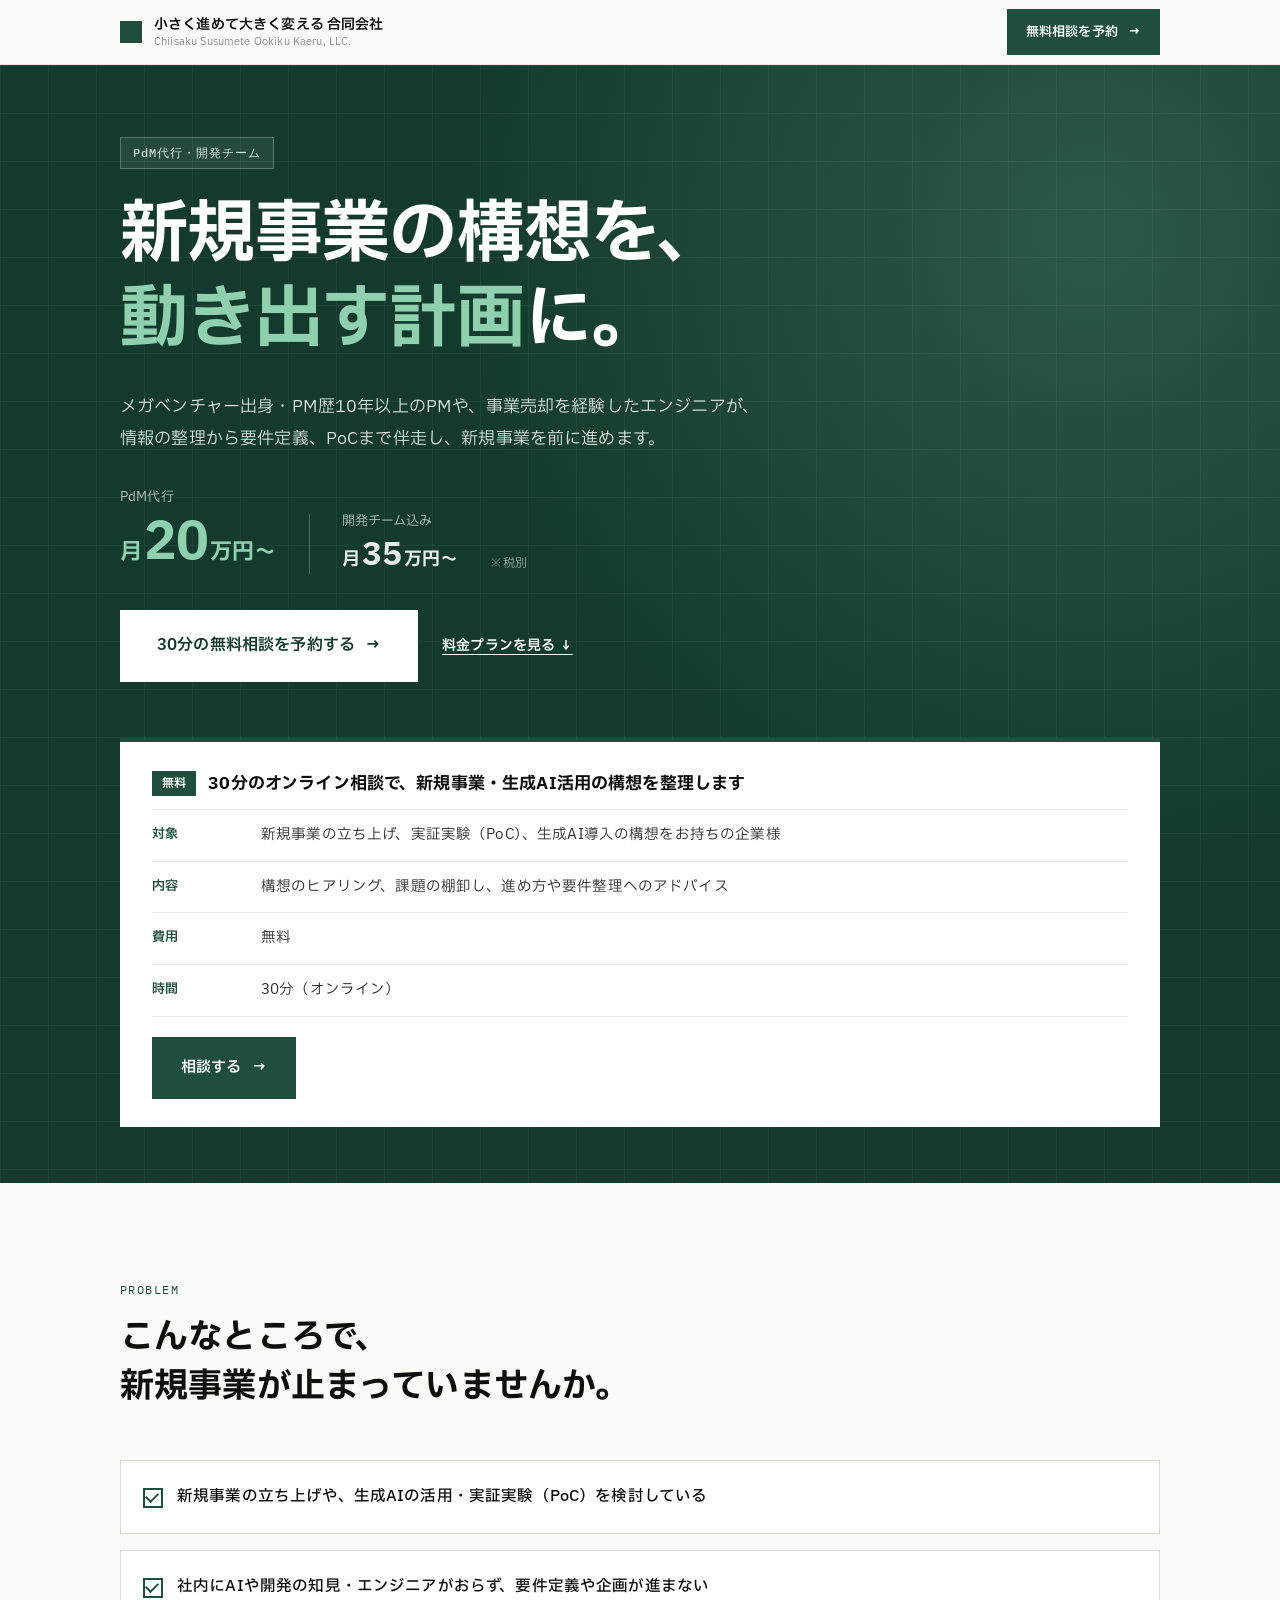
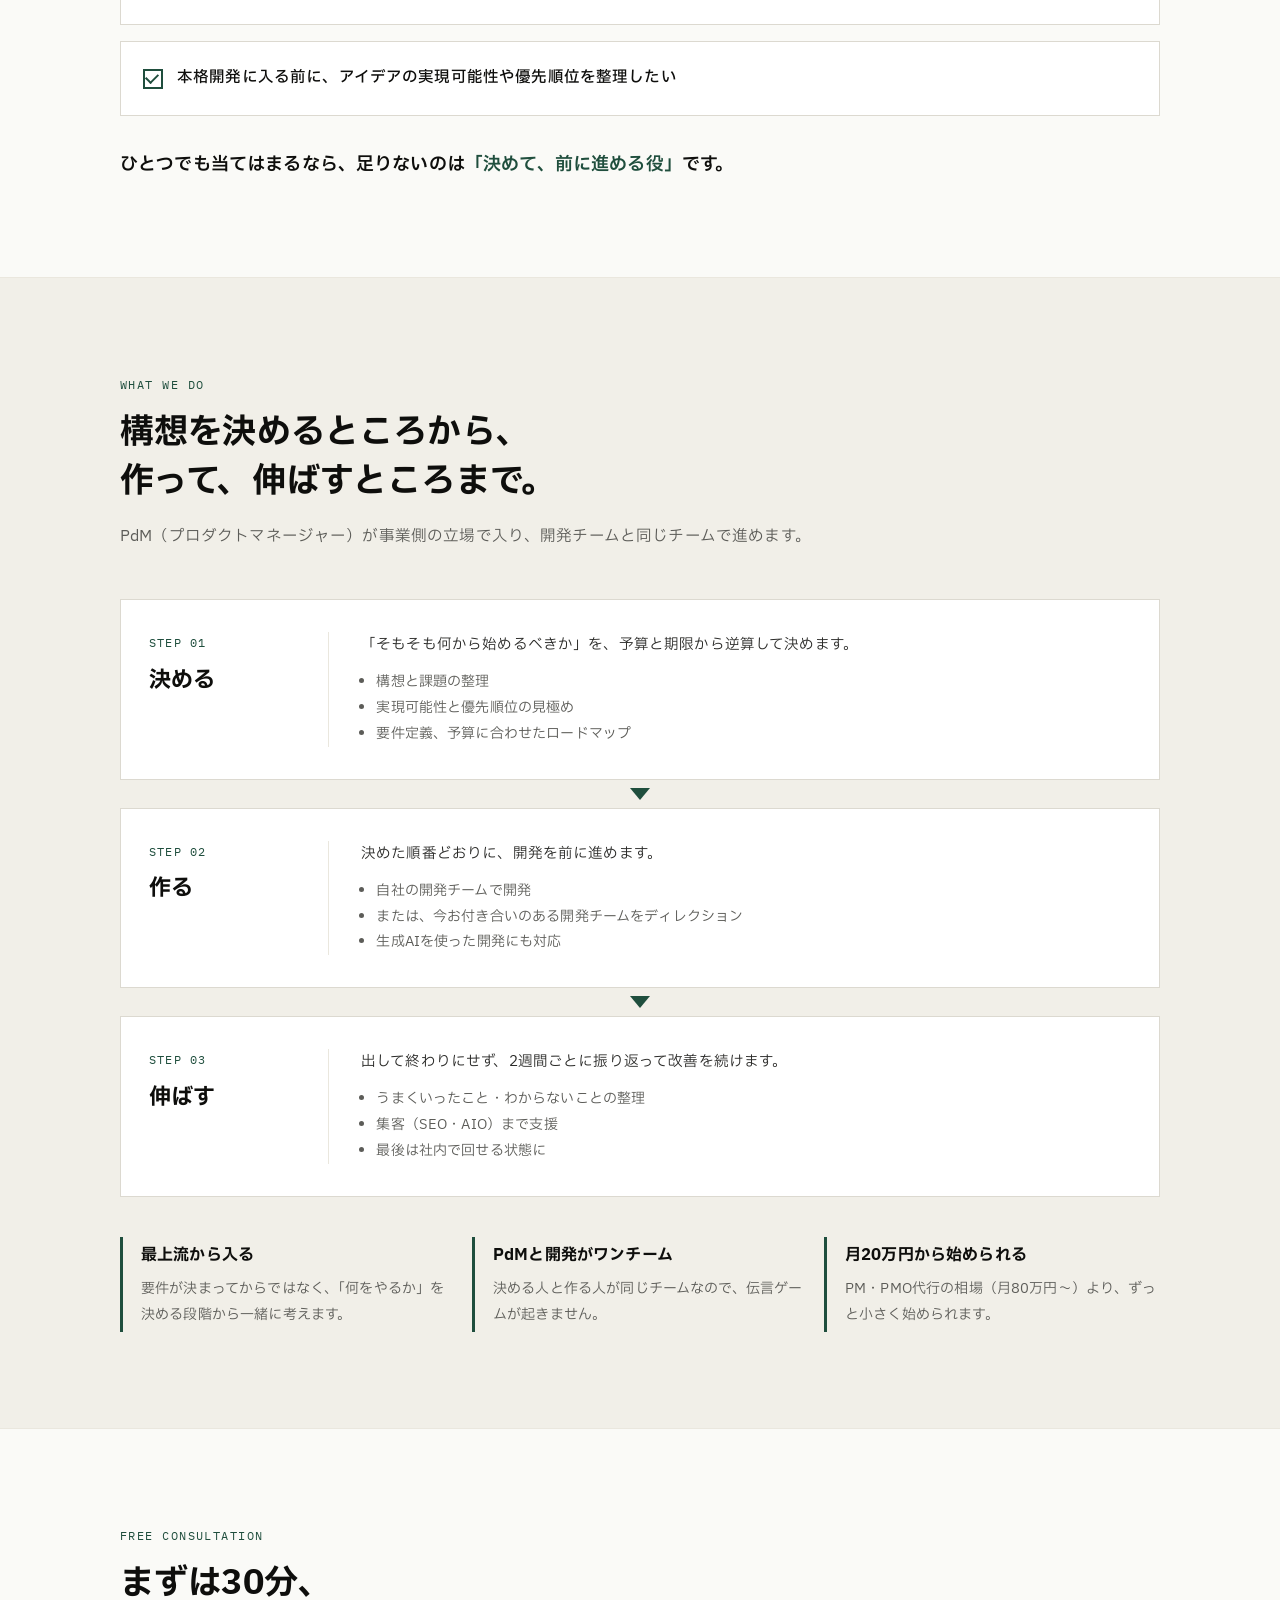
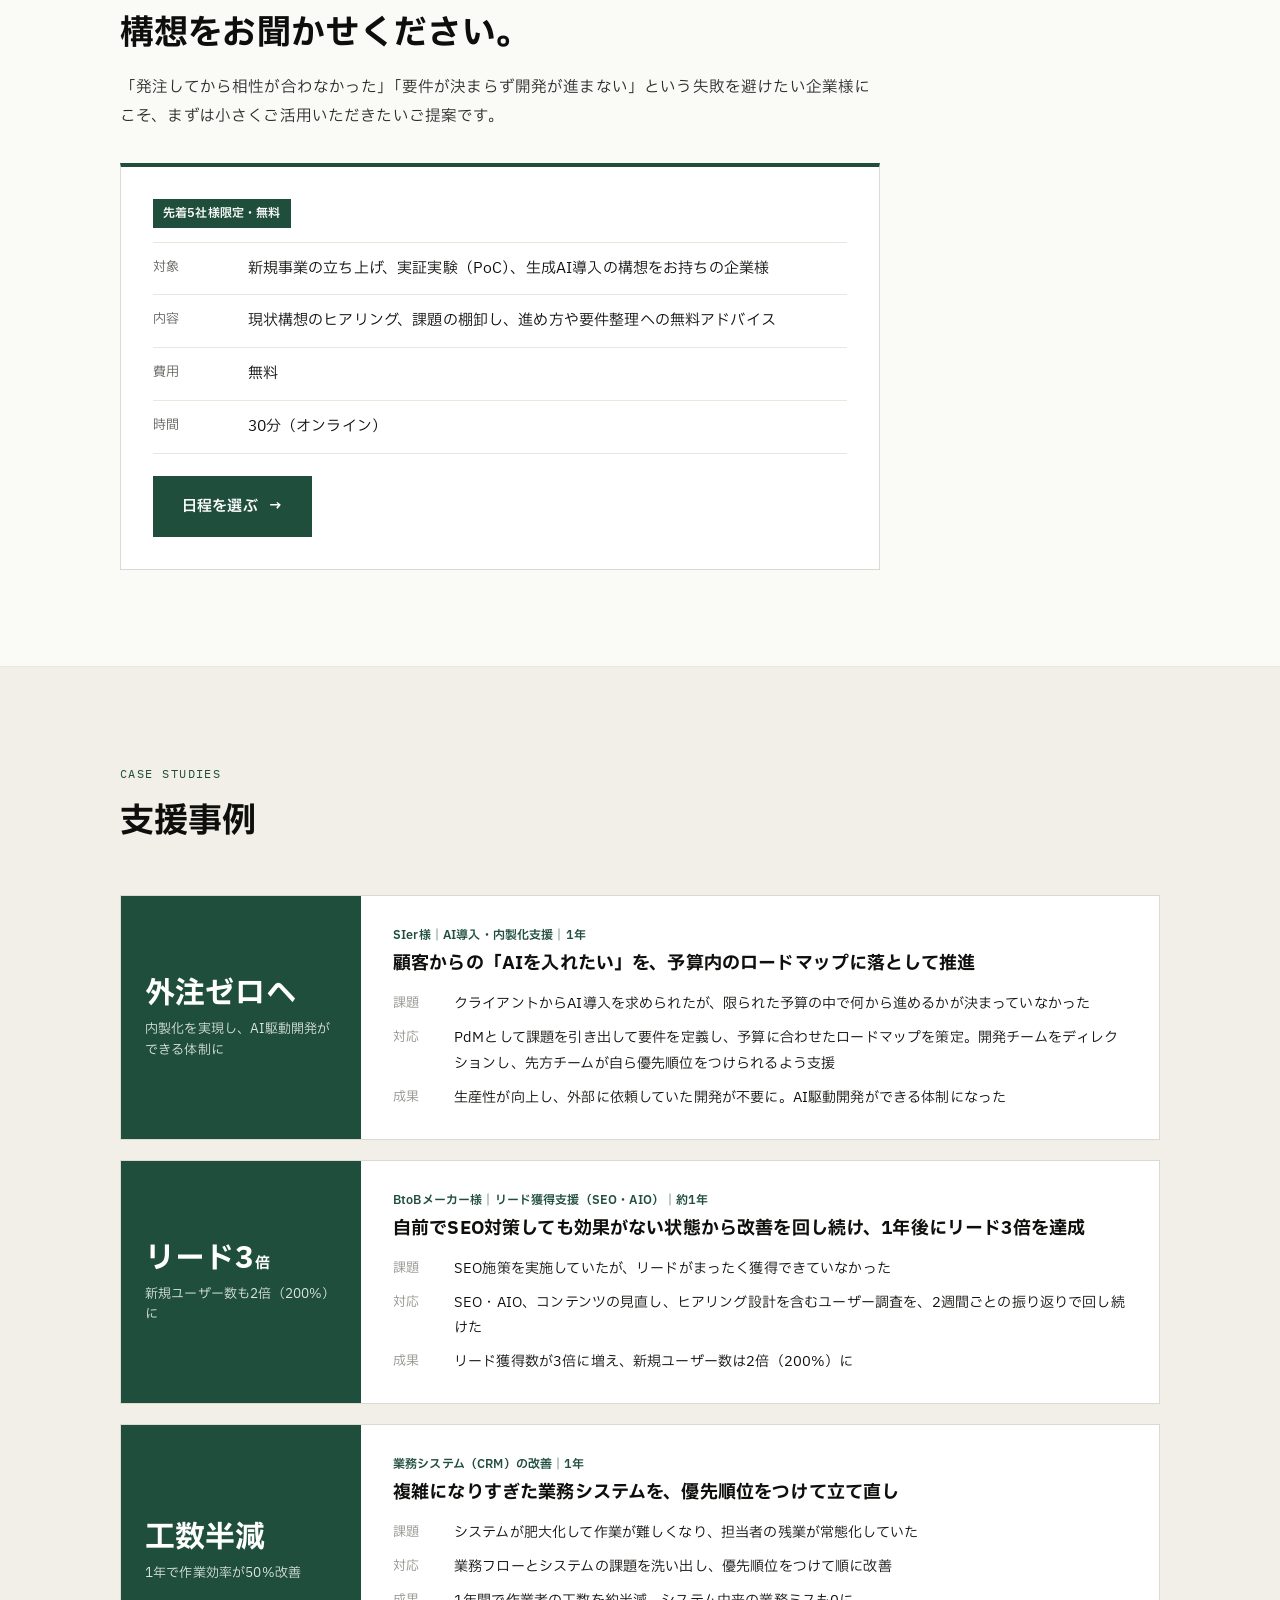
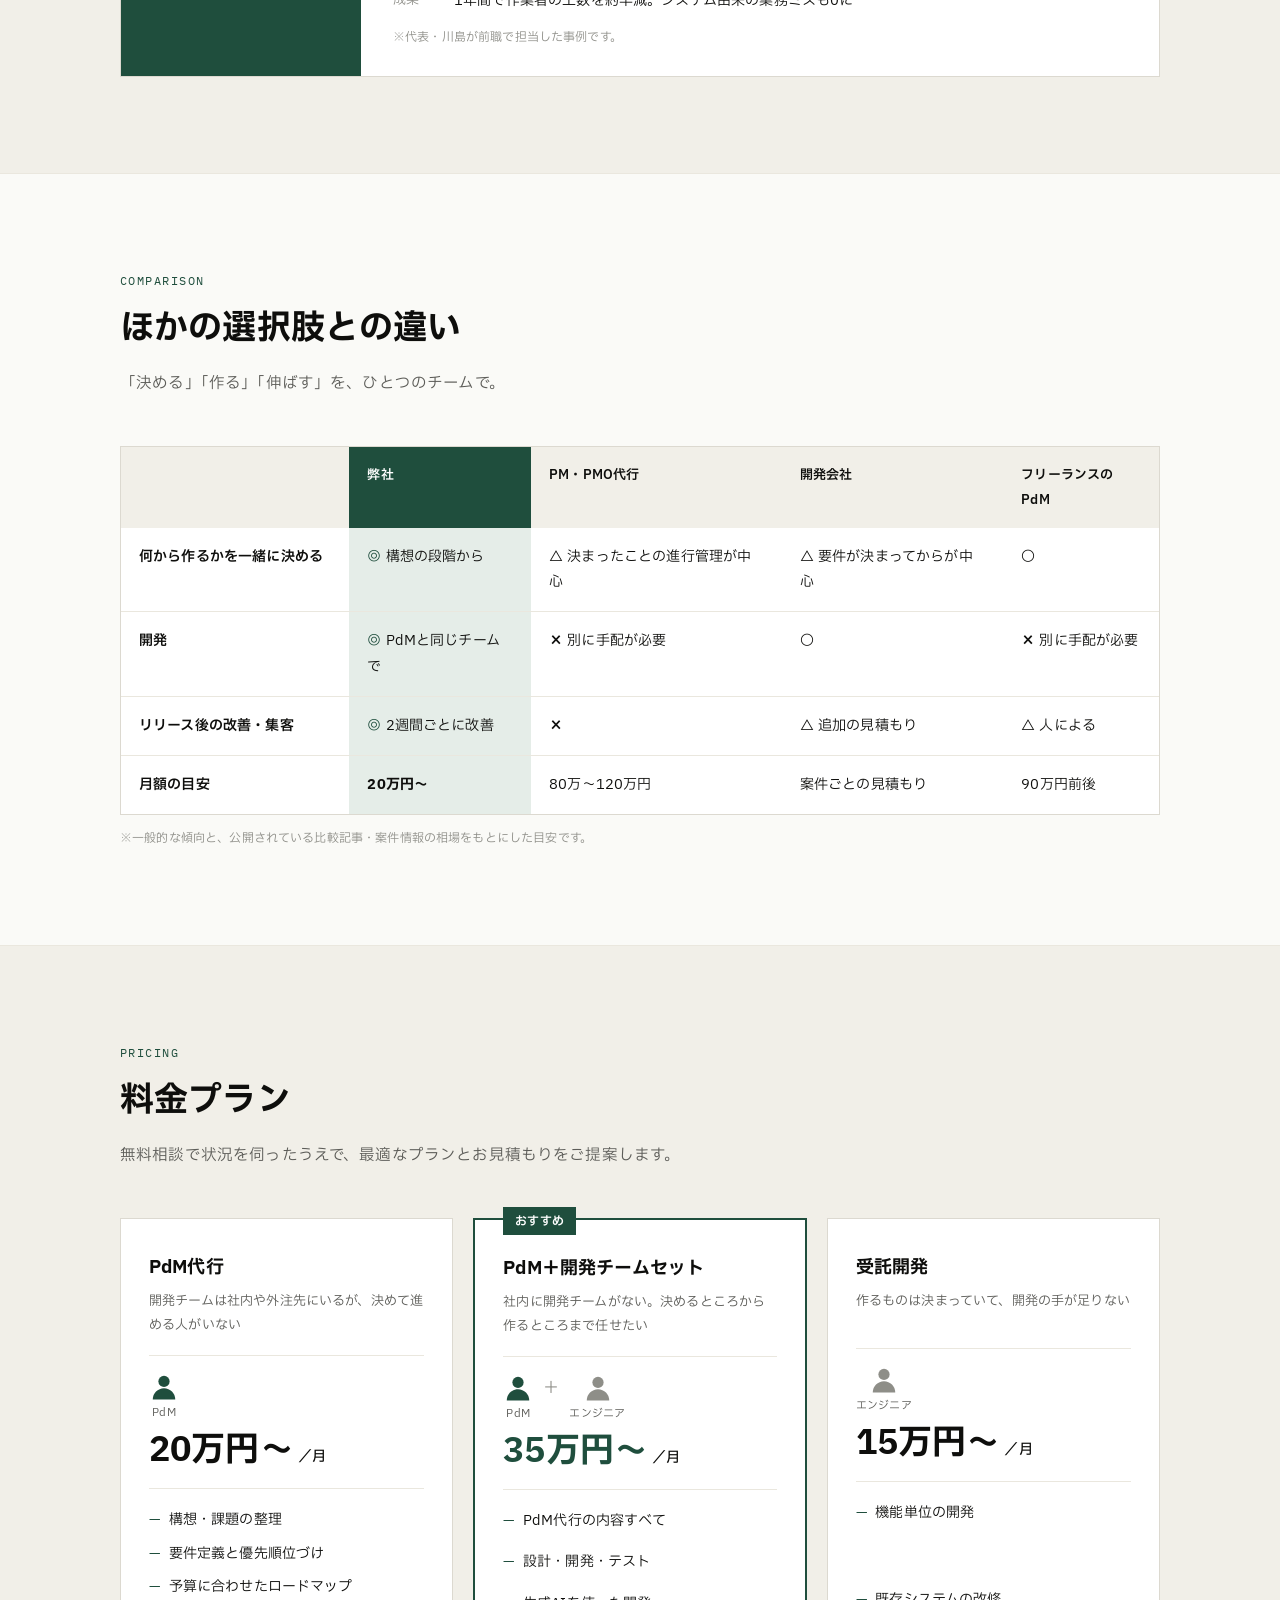
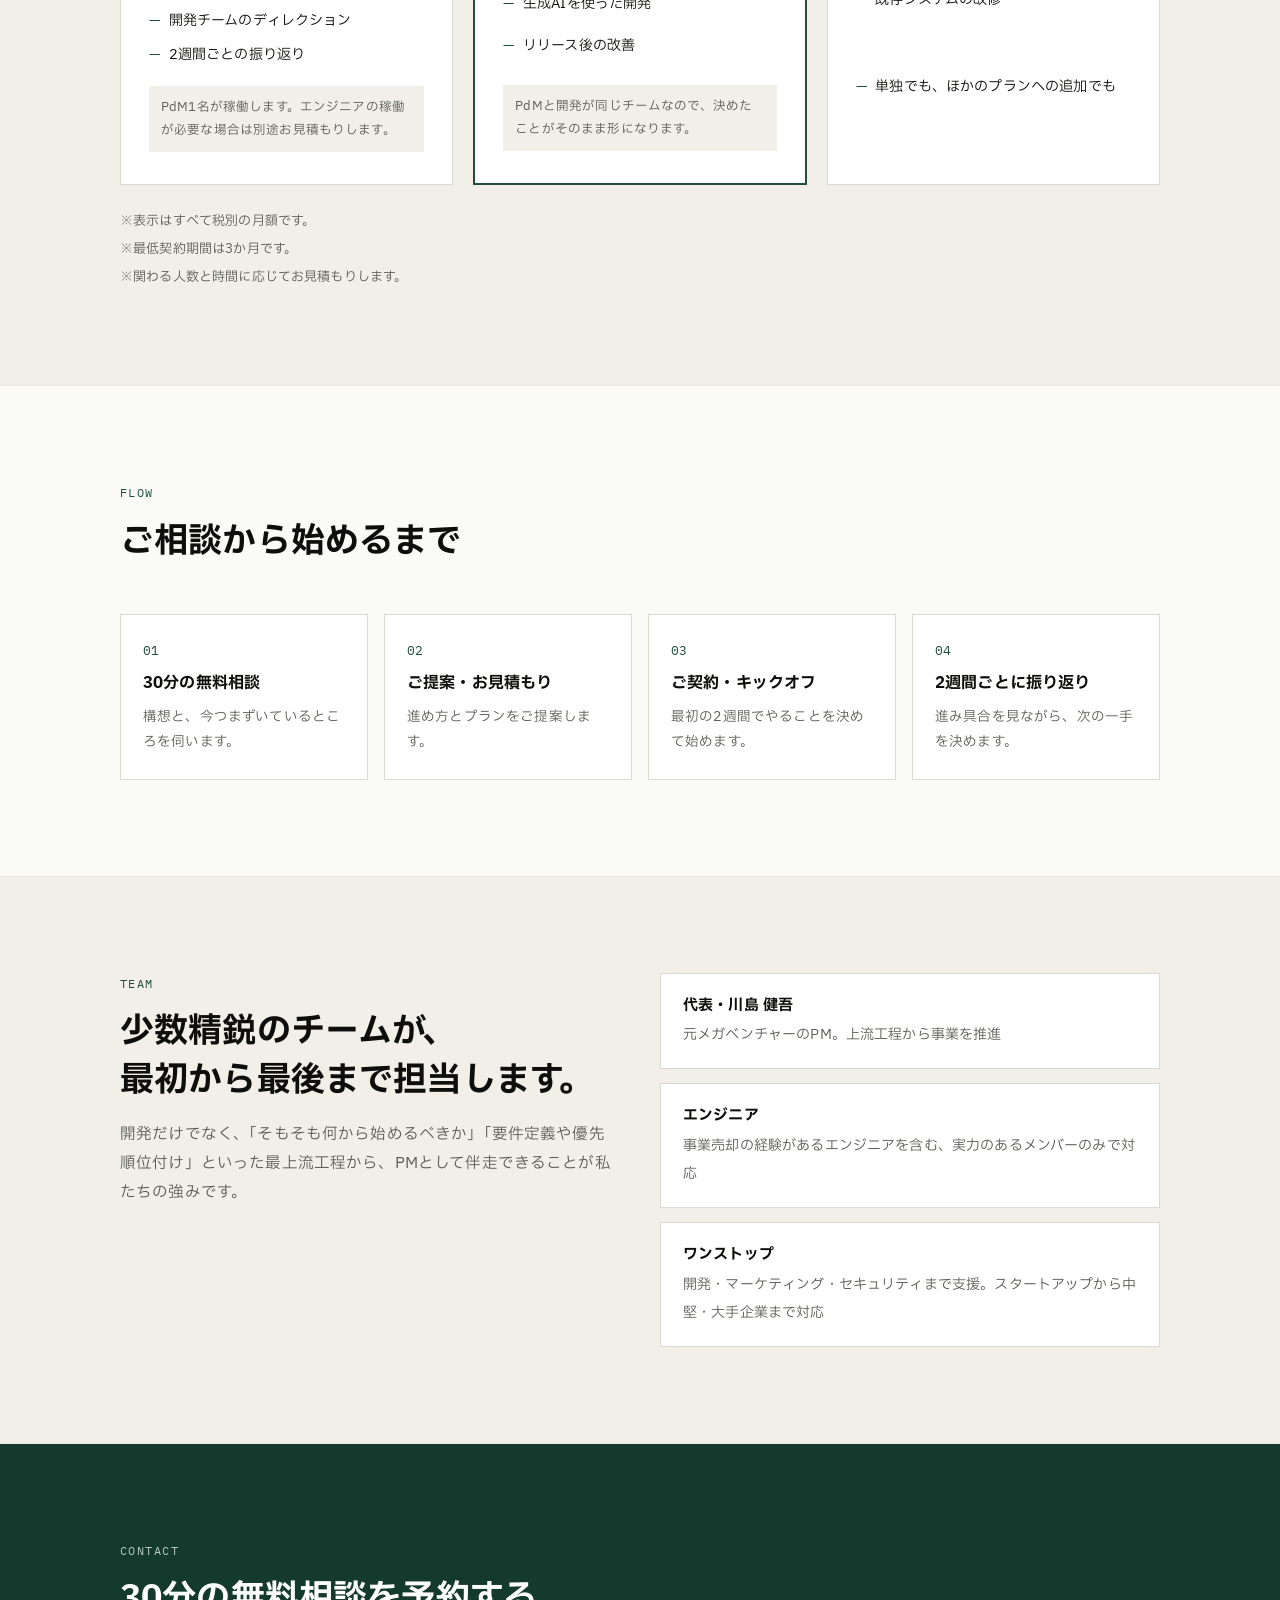
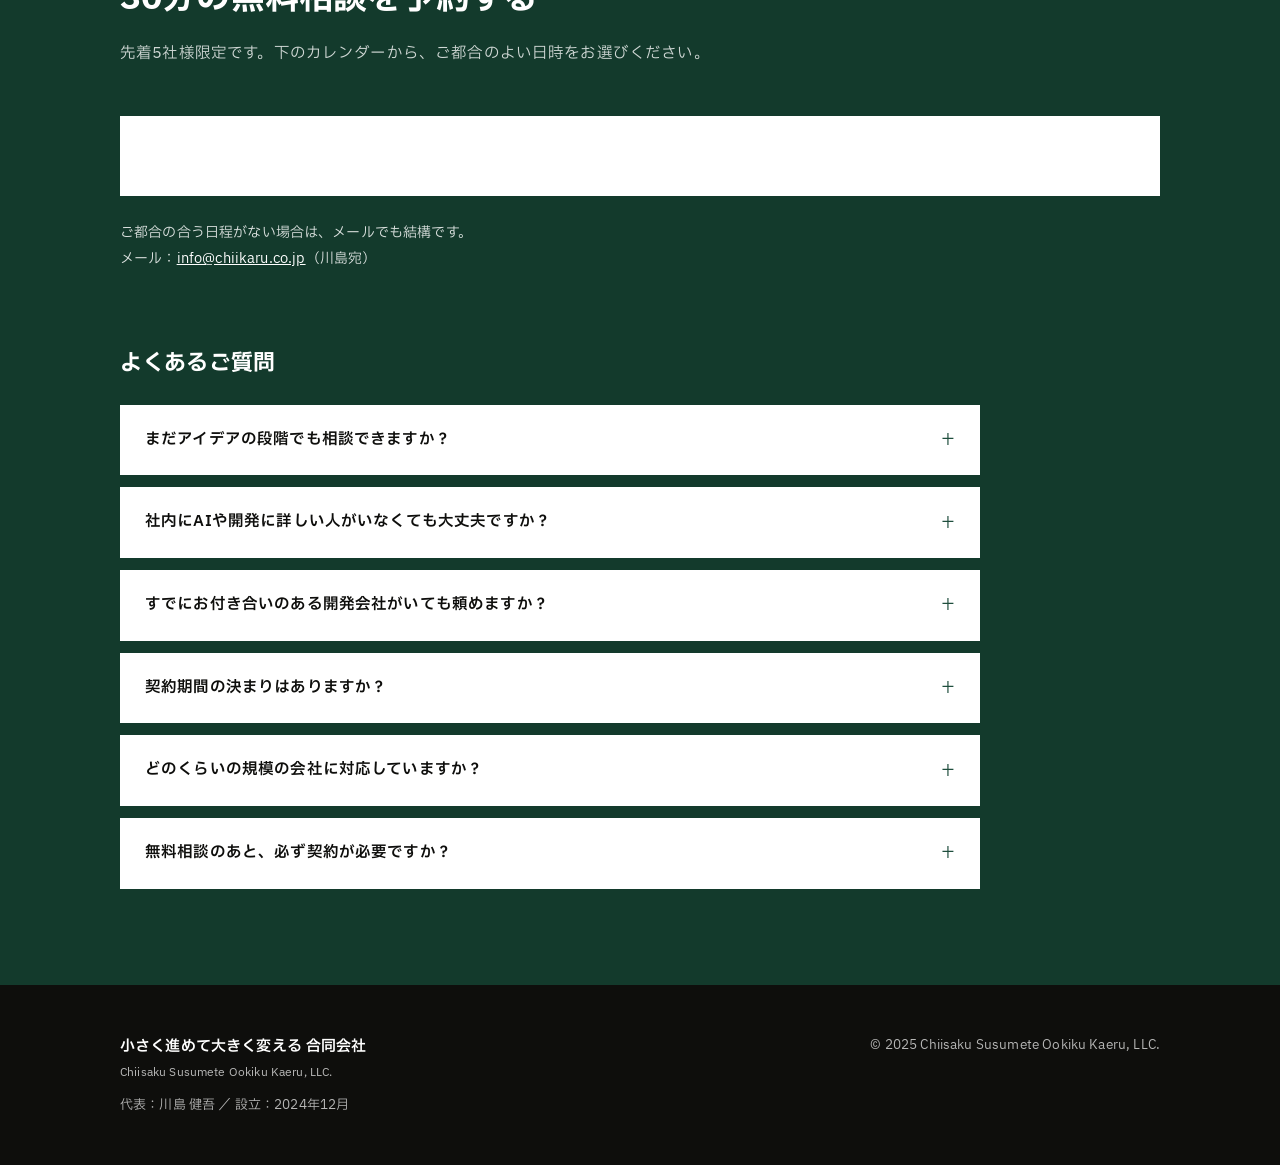
<file: lp/startup/index.html>
<!DOCTYPE html>
<html lang="ja">
<head>
<meta charset="UTF-8">
<meta name="viewport" content="width=device-width, initial-scale=1.0">
<title>新規事業の構想を、動き出す計画に | PdM代行・開発チーム | 小さく進めて大きく変える合同会社</title>
<meta name="description" content="新規事業・PoC・生成AI活用の構想整理から要件定義、開発まで伴走します。PdM代行は月20万円から、開発チーム込みは月35万円から。先着5社限定で30分の無料オンライン相談を実施中。">
<meta name="robots" content="noindex, nofollow">

<link rel="preconnect" href="https://fonts.googleapis.com">
<link rel="preconnect" href="https://fonts.gstatic.com" crossorigin>
<link href="https://fonts.googleapis.com/css2?family=IBM+Plex+Mono:wght@400;500&family=IBM+Plex+Sans+JP:wght@300;400;500;600;700&family=IBM+Plex+Sans:wght@300;400;500;600;700&display=swap" rel="stylesheet">
<link rel="stylesheet" href="/lp/assets/lp.css">
</head>
<body>

<header class="topbar">
  <div class="container topbar-inner">
    <a href="/" class="brand">
      <div class="brand-mark"></div>
      <div class="brand-name">
        小さく進めて大きく変える 合同会社
        <span class="en">Chiisaku Susumete Ookiku Kaeru, LLC.</span>
      </div>
    </a>
    <a href="#contact" class="btn">無料相談を予約 <span class="arrow">→</span></a>
  </div>
</header>

<main>

<!-- ===== ファーストビュー ===== -->
<section class="hero hero-dark">
  <div class="container">
    <div class="hero-main">
      <span class="eyebrow">PdM代行・開発チーム</span>
      <h1>新規事業の<span class="nw">構想を、</span><br><em>動き出す計画</em>に。</h1>
      <p class="hero-lead">
        メガベンチャー出身・PM歴10年以上のPMや、事業売却を経験したエンジニアが、<br class="pc">情報の整理から要件定義、PoCまで伴走し、新規事業を前に進めます。
      </p>
      <div class="hero-price">
        <div class="hp-item main">
          <span class="label">PdM代行</span>
          <span class="value">月<b>20</b>万円〜</span>
        </div>
        <div class="hp-item">
          <span class="label">開発チーム込み</span>
          <span class="value">月<b>35</b>万円〜</span>
        </div>
        <span class="price-note">※税別</span>
      </div>
      <div class="hero-cta">
        <a href="#contact" class="btn btn-lg">30分の無料相談を予約する <span class="arrow">→</span></a>
        <a href="#price" class="text-link">料金プランを見る ↓</a>
      </div>
    </div>

    <div class="hero-offer">
      <div class="hero-offer-head"><span class="offer-badge">無料</span>30分のオンライン相談で、新規事業・生成AI活用の構想を整理します</div>
      <dl class="hero-offer-list">
        <div><dt>対象</dt><dd>新規事業の立ち上げ、実証実験（PoC）、生成AI導入の構想をお持ちの企業様</dd></div>
        <div><dt>内容</dt><dd>構想のヒアリング、課題の棚卸し、進め方や要件整理へのアドバイス</dd></div>
        <div><dt>費用</dt><dd>無料</dd></div>
        <div><dt>時間</dt><dd>30分（オンライン）</dd></div>
      </dl>
      <a href="#contact" class="btn">相談する <span class="arrow">→</span></a>
    </div>
  </div>
</section>

<!-- ===== お悩み ===== -->
<section class="section">
  <div class="container">
    <div class="section-head">
      <div class="section-label">Problem</div>
      <h2 class="section-title">こんなところで、<br>新規事業が止まっていませんか。</h2>
    </div>
    <div class="pain-grid three">
      <div class="pain">新規事業の立ち上げや、生成AIの活用・実証実験（PoC）を検討している</div>
      <div class="pain">社内にAIや開発の知見・エンジニアがおらず、要件定義や企画が進まない</div>
      <div class="pain">本格開発に入る前に、アイデアの実現可能性や優先順位を整理したい</div>
    </div>
    <p class="pain-close">ひとつでも当てはまるなら、足りないのは<em>「決めて、前に進める役」</em>です。</p>
  </div>
</section>

<!-- ===== やること ===== -->
<section class="section soft">
  <div class="container">
    <div class="section-head">
      <div class="section-label">What we do</div>
      <h2 class="section-title">構想を決めるところから、<br>作って、伸ばすところまで。</h2>
      <p class="section-desc">PdM（プロダクトマネージャー）が事業側の立場で入り、開発チームと同じチームで進めます。</p>
    </div>
    <div class="steps steps-v">
      <div class="step">
        <div class="step-head">
          <div class="step-num">STEP 01</div>
          <h3>決める</h3>
        </div>
        <div class="step-body">
        <p>「そもそも何から始めるべきか」を、予算と期限から逆算して決めます。</p>
        <ul>
          <li>構想と課題の整理</li>
          <li>実現可能性と優先順位の見極め</li>
          <li>要件定義、予算に合わせたロードマップ</li>
        </ul>
        </div>
      </div>
      <div class="step">
        <div class="step-head">
          <div class="step-num">STEP 02</div>
          <h3>作る</h3>
        </div>
        <div class="step-body">
        <p>決めた順番どおりに、開発を前に進めます。</p>
        <ul>
          <li>自社の開発チームで開発</li>
          <li>または、今お付き合いのある開発チームをディレクション</li>
          <li>生成AIを使った開発にも対応</li>
        </ul>
        </div>
      </div>
      <div class="step">
        <div class="step-head">
          <div class="step-num">STEP 03</div>
          <h3>伸ばす</h3>
        </div>
        <div class="step-body">
        <p>出して終わりにせず、2週間ごとに振り返って改善を続けます。</p>
        <ul>
          <li>うまくいったこと・わからないことの整理</li>
          <li>集客（SEO・AIO）まで支援</li>
          <li>最後は社内で回せる状態に</li>
        </ul>
        </div>
      </div>
    </div>

    <div class="strengths">
      <div class="strength">
        <h3>最上流から入る</h3>
        <p>要件が決まってからではなく、「何をやるか」を決める段階から一緒に考えます。</p>
      </div>
      <div class="strength">
        <h3>PdMと開発がワンチーム</h3>
        <p>決める人と作る人が同じチームなので、伝言ゲームが起きません。</p>
      </div>
      <div class="strength">
        <h3>月20万円から始められる</h3>
        <p>PM・PMO代行の相場（月80万円〜）より、ずっと小さく始められます。</p>
      </div>
    </div>
  </div>
</section>

<!-- ===== 無料相談 ===== -->
<section class="section">
  <div class="container">
    <div class="offer-detail single">
      <div>
        <div class="section-label">Free consultation</div>
        <h2 class="section-title">まずは30分、<br>構想をお聞かせください。</h2>
        <p class="section-desc">
          「発注してから相性が合わなかった」「要件が決まらず開発が進まない」という失敗を避けたい企業様にこそ、まずは小さくご活用いただきたいご提案です。
        </p>
      </div>
      <div class="offer-card">
        <span class="offer-badge">先着5社様限定・無料</span>
        <ul class="offer-list">
          <li><span class="k">対象</span><span>新規事業の立ち上げ、実証実験（PoC）、生成AI導入の構想をお持ちの企業様</span></li>
          <li><span class="k">内容</span><span>現状構想のヒアリング、課題の棚卸し、進め方や要件整理への無料アドバイス</span></li>
          <li><span class="k">費用</span><span>無料</span></li>
          <li><span class="k">時間</span><span>30分（オンライン）</span></li>
        </ul>
        <a href="#contact" class="btn">日程を選ぶ <span class="arrow">→</span></a>
      </div>
    </div>
  </div>
</section>

<!-- ===== 事例 ===== -->
<section class="section soft">
  <div class="container">
    <div class="section-head">
      <div class="section-label">Case studies</div>
      <h2 class="section-title">支援事例</h2>
    </div>
    <div class="cases">
      <article class="case">
        <div class="case-result">
          <div class="num">外注ゼロへ</div>
          <div class="sub">内製化を実現し、AI駆動開発ができる体制に</div>
        </div>
        <div class="case-body">
          <div class="case-tag">SIer様｜AI導入・内製化支援｜1年</div>
          <h3>顧客からの「AIを入れたい」を、予算内のロードマップに落として推進</h3>
          <div class="case-rows">
            <div class="case-row"><span class="k">課題</span><span>クライアントからAI導入を求められたが、限られた予算の中で何から進めるかが決まっていなかった</span></div>
            <div class="case-row"><span class="k">対応</span><span>PdMとして課題を引き出して要件を定義し、予算に合わせたロードマップを策定。開発チームをディレクションし、先方チームが自ら優先順位をつけられるよう支援</span></div>
            <div class="case-row"><span class="k">成果</span><span>生産性が向上し、外部に依頼していた開発が不要に。AI駆動開発ができる体制になった</span></div>
          </div>
        </div>
      </article>

      <article class="case">
        <div class="case-result">
          <div class="num">リード3<small>倍</small></div>
          <div class="sub">新規ユーザー数も2倍（200%）に</div>
        </div>
        <div class="case-body">
          <div class="case-tag">BtoBメーカー様｜リード獲得支援（SEO・AIO）｜約1年</div>
          <h3>自前でSEO対策しても効果がない状態から改善を回し続け、1年後にリード3倍を達成</h3>
          <div class="case-rows">
            <div class="case-row"><span class="k">課題</span><span>SEO施策を実施していたが、リードがまったく獲得できていなかった</span></div>
            <div class="case-row"><span class="k">対応</span><span>SEO・AIO、コンテンツの見直し、ヒアリング設計を含むユーザー調査を、2週間ごとの振り返りで回し続けた</span></div>
            <div class="case-row"><span class="k">成果</span><span>リード獲得数が3倍に増え、新規ユーザー数は2倍（200%）に</span></div>
          </div>
        </div>
      </article>

      <article class="case">
        <div class="case-result">
          <div class="num">工数半減</div>
          <div class="sub">1年で作業効率が50%改善</div>
        </div>
        <div class="case-body">
          <div class="case-tag">業務システム（CRM）の改善｜1年</div>
          <h3>複雑になりすぎた業務システムを、優先順位をつけて立て直し</h3>
          <div class="case-rows">
            <div class="case-row"><span class="k">課題</span><span>システムが肥大化して作業が難しくなり、担当者の残業が常態化していた</span></div>
            <div class="case-row"><span class="k">対応</span><span>業務フローとシステムの課題を洗い出し、優先順位をつけて順に改善</span></div>
            <div class="case-row"><span class="k">成果</span><span>1年間で作業者の工数を約半減。システム由来の業務ミスも0に</span></div>
          </div>
          <p class="case-note">※代表・川島が前職で担当した事例です。</p>
        </div>
      </article>
    </div>
  </div>
</section>

<!-- ===== ほかの選択肢との違い ===== -->
<section class="section">
  <div class="container">
    <div class="section-head">
      <div class="section-label">Comparison</div>
      <h2 class="section-title">ほかの選択肢との違い</h2>
      <p class="section-desc">「決める」「作る」「伸ばす」を、ひとつのチームで。</p>
    </div>
    <p class="scroll-hint">表は横にスクロールできます →</p>
    <div class="table-wrap">
      <table class="compare">
        <thead>
          <tr>
            <th></th>
            <th class="ours">弊社</th>
            <th>PM・PMO代行</th>
            <th>開発会社</th>
            <th>フリーランスのPdM</th>
          </tr>
        </thead>
        <tbody>
          <tr>
            <th>何から作るかを一緒に決める</th>
            <td class="ours"><span class="mark">◎</span>構想の段階から</td>
            <td><span class="mark">△</span>決まったことの進行管理が中心</td>
            <td><span class="mark">△</span>要件が決まってからが中心</td>
            <td><span class="mark">○</span></td>
          </tr>
          <tr>
            <th>開発</th>
            <td class="ours"><span class="mark">◎</span>PdMと同じチームで</td>
            <td><span class="mark">×</span>別に手配が必要</td>
            <td><span class="mark">○</span></td>
            <td><span class="mark">×</span>別に手配が必要</td>
          </tr>
          <tr>
            <th>リリース後の改善・集客</th>
            <td class="ours"><span class="mark">◎</span>2週間ごとに改善</td>
            <td><span class="mark">×</span></td>
            <td><span class="mark">△</span>追加の見積もり</td>
            <td><span class="mark">△</span>人による</td>
          </tr>
          <tr>
            <th>月額の目安</th>
            <td class="ours"><strong>20万円〜</strong></td>
            <td>80万〜120万円</td>
            <td>案件ごとの見積もり</td>
            <td>90万円前後</td>
          </tr>
        </tbody>
      </table>
    </div>
    <p class="table-note">※一般的な傾向と、公開されている比較記事・案件情報の相場をもとにした目安です。</p>
  </div>
</section>

<!-- ===== 料金 ===== -->
<section class="section soft" id="price">
  <div class="container">
    <div class="section-head">
      <div class="section-label">Pricing</div>
      <h2 class="section-title">料金プラン</h2>
      <p class="section-desc">無料相談で状況を伺ったうえで、最適なプランとお見積もりをご提案します。</p>
    </div>
    <div class="plans">
      <div class="plan">
        <h3>PdM代行</h3>
        <p class="plan-for">開発チームは社内や外注先にいるが、決めて進める人がいない</p>
        <div class="plan-price">
          <div class="plan-team" role="img" aria-label="体制：PdM 1名">
            <span class="plan-member" aria-hidden="true"><span class="plan-person"></span><span class="plan-role">PdM</span></span>
          </div>
          <span class="yen">20万円〜</span><span class="unit">／月</span>
        </div>
        <ul>
          <li>構想・課題の整理</li>
          <li>要件定義と優先順位づけ</li>
          <li>予算に合わせたロードマップ</li>
          <li>開発チームのディレクション</li>
          <li>2週間ごとの振り返り</li>
        </ul>
        <p class="plan-foot">PdM1名が稼働します。エンジニアの稼働が必要な場合は別途お見積もりします。</p>
      </div>
      <div class="plan featured">
        <span class="plan-badge">おすすめ</span>
        <h3>PdM＋開発チームセット</h3>
        <p class="plan-for">社内に開発チームがない。決めるところから作るところまで任せたい</p>
        <div class="plan-price">
          <div class="plan-team" role="img" aria-label="体制：PdM 1名とエンジニア">
            <span class="plan-member" aria-hidden="true"><span class="plan-person"></span><span class="plan-role">PdM</span></span>
            <span class="plan-plus" aria-hidden="true">＋</span>
            <span class="plan-member" aria-hidden="true"><span class="plan-person is-eng"></span><span class="plan-role">エンジニア</span></span>
          </div>
          <span class="yen">35万円〜</span><span class="unit">／月</span>
        </div>
        <ul>
          <li>PdM代行の内容すべて</li>
          <li>設計・開発・テスト</li>
          <li>生成AIを使った開発</li>
          <li>リリース後の改善</li>
        </ul>
        <p class="plan-foot">PdMと開発が同じチームなので、決めたことがそのまま形になります。</p>
      </div>
      <div class="plan">
        <h3>受託開発</h3>
        <p class="plan-for">作るものは決まっていて、開発の手が足りない</p>
        <div class="plan-price">
          <div class="plan-team" role="img" aria-label="体制：エンジニア">
            <span class="plan-member" aria-hidden="true"><span class="plan-person is-eng"></span><span class="plan-role">エンジニア</span></span>
          </div>
          <span class="yen">15万円〜</span><span class="unit">／月</span>
        </div>
        <ul>
          <li>機能単位の開発</li>
          <li>既存システムの改修</li>
          <li>単独でも、ほかのプランへの追加でも</li>
        </ul>
      </div>
    </div>
    <ul class="plan-notes">
      <li>※表示はすべて税別の月額です。</li>
      <li>※最低契約期間は3か月です。</li>
      <li>※関わる人数と時間に応じてお見積もりします。</li>
    </ul>
  </div>
</section>

<!-- ===== 進め方 ===== -->
<section class="section">
  <div class="container">
    <div class="section-head">
      <div class="section-label">Flow</div>
      <h2 class="section-title">ご相談から始めるまで</h2>
    </div>
    <ol class="flow">
      <li><h3>30分の無料相談</h3><p>構想と、今つまずいているところを伺います。</p></li>
      <li><h3>ご提案・お見積もり</h3><p>進め方とプランをご提案します。</p></li>
      <li><h3>ご契約・キックオフ</h3><p>最初の2週間でやることを決めて始めます。</p></li>
      <li><h3>2週間ごとに振り返り</h3><p>進み具合を見ながら、次の一手を決めます。</p></li>
    </ol>
  </div>
</section>

<!-- ===== チーム ===== -->
<section class="section soft">
  <div class="container">
    <div class="team">
      <div>
        <div class="section-label">Team</div>
        <h2 class="section-title">少数精鋭のチームが、<br>最初から最後まで担当します。</h2>
        <p class="section-desc">開発だけでなく、「そもそも何から始めるべきか」「要件定義や優先順位付け」といった最上流工程から、PMとして伴走できることが私たちの強みです。</p>
      </div>
      <ul class="team-list">
        <li><strong>代表・川島 健吾</strong><span>元メガベンチャーのPM。上流工程から事業を推進</span></li>
        <li><strong>エンジニア</strong><span>事業売却の経験があるエンジニアを含む、実力のあるメンバーのみで対応</span></li>
        <li><strong>ワンストップ</strong><span>開発・マーケティング・セキュリティまで支援。スタートアップから中堅・大手企業まで対応</span></li>
      </ul>
    </div>
  </div>
</section>

<!-- ===== 予約 ===== -->
<section class="contact" id="contact">
  <div class="container">
    <div class="section-head">
      <div class="section-label">Contact</div>
      <h2 class="section-title">30分の無料相談を予約する</h2>
      <p class="section-desc">先着5社様限定です。下のカレンダーから、ご都合のよい日時をお選びください。</p>
    </div>
    <div class="contact-box">
      <!-- Begin TimeRex Widget -->
      <div id="timerex_calendar" data-url="https://timerex.net/s/k.fifty.1110_2dd1/72e79cc3"></div>
      <script id="timerex_embed" src="https://asset.timerex.net/js/embed.js"></script>
      <script type="text/javascript">
        TimerexCalendar();
      </script>
      <!-- End TimeRex Widget -->
    </div>
    <p class="contact-alt">
      ご都合の合う日程がない場合は、メールでも結構です。<br>
      メール：<a href="mailto:info@chiikaru.co.jp">info@chiikaru.co.jp</a>（川島宛）
    </p>

    <div class="contact-faq">
      <h3>よくあるご質問</h3>
      <div class="faq">
        <details>
          <summary>まだアイデアの段階でも相談できますか？</summary>
          <p class="answer">はい。「一度、構想を外から見てほしい」という段階のご相談を歓迎しています。何から始めるべきかを一緒に整理するところからお手伝いします。</p>
        </details>
        <details>
          <summary>社内にAIや開発に詳しい人がいなくても大丈夫ですか？</summary>
          <p class="answer">はい。PdMが事業側の立場に立って、技術的な判断や開発チームとのやり取りを引き受けます。</p>
        </details>
        <details>
          <summary>すでにお付き合いのある開発会社がいても頼めますか？</summary>
          <p class="answer">はい。PdM代行プランで、今の開発チームをディレクションすることもできます。実際に、別の開発チームをディレクションしながら推進した事例があります。</p>
        </details>
        <details>
          <summary>契約期間の決まりはありますか？</summary>
          <p class="answer">最低契約期間は3か月です。</p>
        </details>
        <details>
          <summary>どのくらいの規模の会社に対応していますか？</summary>
          <p class="answer">スタートアップから中堅・大手企業まで、規模を問わず柔軟に対応しています。</p>
        </details>
        <details>
          <summary>無料相談のあと、必ず契約が必要ですか？</summary>
          <p class="answer">いいえ。無料相談だけで終えていただいても費用はかかりません。</p>
        </details>
      </div>
    </div>
  </div>
</section>

</main>

<footer>
  <div class="container footer-grid">
    <div>
      <div class="footer-name">小さく進めて大きく変える 合同会社</div>
      <div class="footer-en">Chiisaku Susumete Ookiku Kaeru, LLC.</div>
      <div>代表：川島 健吾 ／ 設立：2024年12月</div>
    </div>
    <div>© 2025 Chiisaku Susumete Ookiku Kaeru, LLC.</div>
  </div>
</footer>

</body>
</html>
</file>
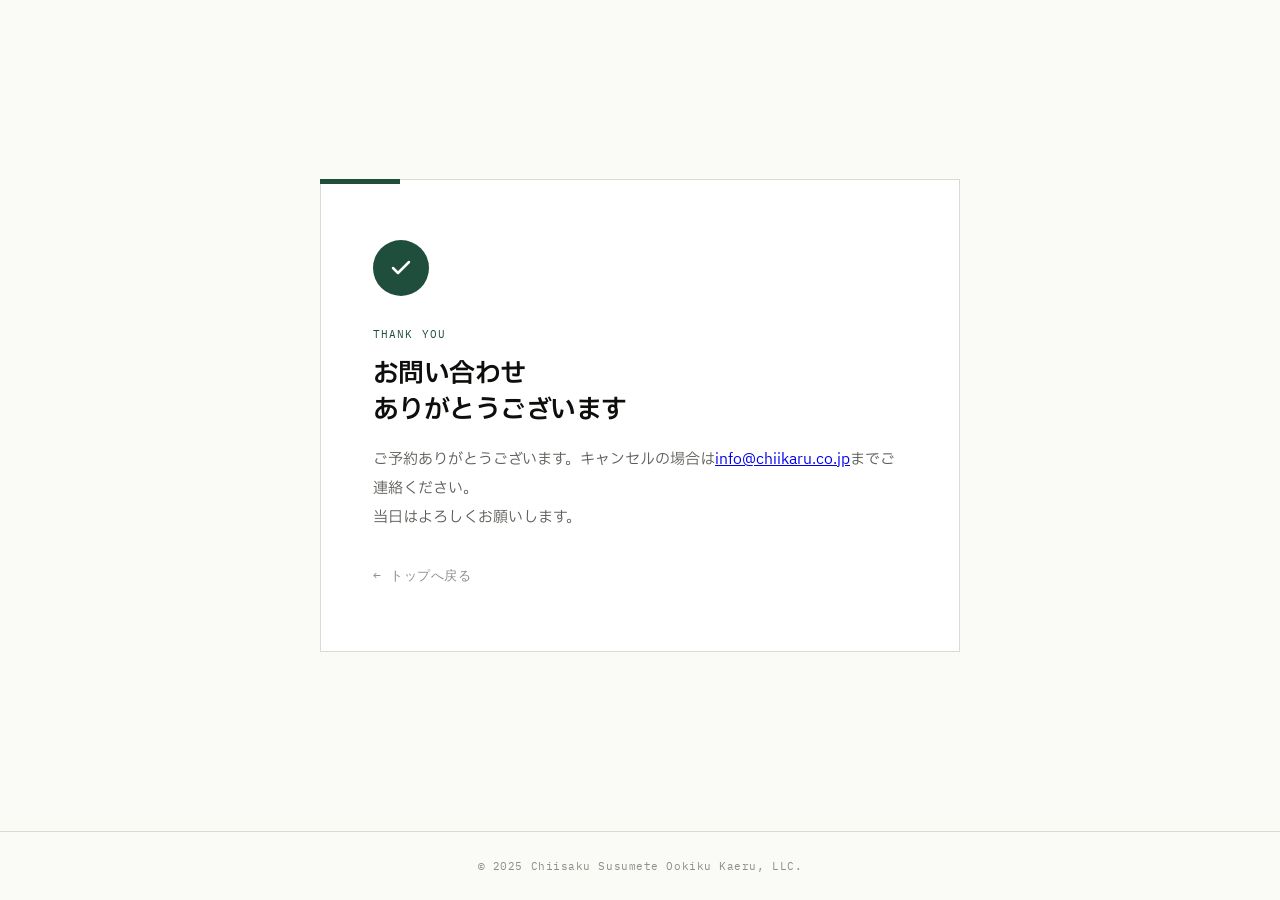
<file: lp/thanks/index.html>
<!DOCTYPE html>
<html lang="ja">
<head>
<meta charset="UTF-8">
<meta name="viewport" content="width=device-width, initial-scale=1.0">
<title>お問い合わせ完了 | 小さく進めて大きく変える合同会社</title>
<meta name="robots" content="noindex, nofollow">

<link rel="preconnect" href="https://fonts.googleapis.com">
<link rel="preconnect" href="https://fonts.gstatic.com" crossorigin>
<link href="https://fonts.googleapis.com/css2?family=IBM+Plex+Mono:wght@400;500&family=IBM+Plex+Sans+JP:wght@300;400;500;600;700&family=IBM+Plex+Sans:wght@300;400;500;600;700&display=swap" rel="stylesheet">

<style>
  :root {
    --bg: #FAFAF7;
    --bg-soft: #F1EFE8;
    --ink: #0E0E0C;
    --ink-2: #2A2A28;
    --ink-3: #5C5C58;
    --ink-4: #8E8E88;
    --rule: #DCD9D0;
    --accent: #1F4E3D;
    --accent-deep: #133A2C;
    --accent-soft: #E5EDE8;
    --accent-line: #B7C9C0;
  }

  * { box-sizing: border-box; margin: 0; padding: 0; }
  html { scroll-behavior: smooth; }

  body {
    font-family: "IBM Plex Sans JP", "IBM Plex Sans", -apple-system, BlinkMacSystemFont, sans-serif;
    background: var(--bg);
    color: var(--ink);
    line-height: 1.85;
    font-size: 15.5px;
    font-weight: 400;
    -webkit-font-smoothing: antialiased;
    min-height: 100vh;
    display: flex;
    flex-direction: column;
  }

  main {
    flex: 1;
    display: flex;
    align-items: center;
    justify-content: center;
    padding: 80px 24px;
  }

  .card {
    max-width: 640px;
    width: 100%;
    background: #fff;
    border: 1px solid var(--rule);
    padding: 60px 52px;
    position: relative;
  }
  .card::before {
    content: "";
    position: absolute;
    top: -1px; left: -1px;
    width: 80px; height: 5px;
    background: var(--accent);
  }

  .check-circle {
    width: 56px; height: 56px;
    background: var(--accent);
    border-radius: 50%;
    display: flex; align-items: center; justify-content: center;
    margin-bottom: 28px;
  }
  .check-circle svg { width: 24px; height: 24px; fill: none; stroke: #fff; stroke-width: 2.5; stroke-linecap: round; stroke-linejoin: round; }

  .label {
    font-family: "IBM Plex Mono", monospace;
    font-size: 11px;
    letter-spacing: 0.1em;
    color: var(--accent);
    text-transform: uppercase;
    margin-bottom: 12px;
  }

  h1 {
    font-size: 26px;
    font-weight: 600;
    letter-spacing: -0.02em;
    line-height: 1.4;
    margin-bottom: 16px;
    color: var(--ink);
  }

  .body-text {
    font-size: 15px;
    color: var(--ink-3);
    line-height: 1.95;
    margin-bottom: 0;
  }

  .back-link {
    display: inline-block;
    margin-top: 32px;
    font-size: 13px;
    color: var(--ink-4);
    text-decoration: none;
    font-family: "IBM Plex Mono", monospace;
    letter-spacing: 0.04em;
    border-bottom: 1px solid transparent;
    transition: color 0.2s, border-color 0.2s;
  }
  .back-link:hover { color: var(--ink); border-bottom-color: var(--rule); }

  footer {
    background: var(--bg);
    border-top: 1px solid var(--rule);
    padding: 24px;
    text-align: center;
    font-family: "IBM Plex Mono", monospace;
    font-size: 11px;
    color: var(--ink-4);
    letter-spacing: 0.05em;
  }

  @media (max-width: 600px) {
    .card { padding: 40px 24px; }
    h1 { font-size: 22px; }
  }
</style>
</head>
<body>

<main>
  <div class="card">
    <div class="check-circle">
      <svg viewBox="0 0 24 24"><polyline points="20 6 9 17 4 12"/></svg>
    </div>
    <div class="label">Thank you</div>
    <h1>お問い合わせ<br>ありがとうございます</h1>
    <p class="body-text">
      ご予約ありがとうございます。キャンセルの場合は<a href="mailto:info@chiikaru.co.jp">info@chiikaru.co.jp</a>までご連絡ください。<br>
      当日はよろしくお願いします。
    </p>

    <a href="/" class="back-link" id="back-link">← トップへ戻る</a>
  </div>
</main>

<footer>
  © 2025 Chiisaku Susumete Ookiku Kaeru, LLC.
</footer>

<script>
  // 流入元に応じて「戻るリンク」を調整
  var params = new URLSearchParams(window.location.search);
  var from = params.get('from');
  var backLink = document.getElementById('back-link');
  if (from === 'product') {
    backLink.href = '../product/';
    backLink.textContent = '← サービスページに戻る';
  } else if (from === 'dx') {
    backLink.href = '../dx/';
    backLink.textContent = '← DXページに戻る';
  } else if (from === 'startup') {
    backLink.href = '../startup/';
    backLink.textContent = '← プロダクト健康診断ページに戻る';
  } else if (from === 'engineer') {
    backLink.href = '../engineer/';
    backLink.textContent = '← トライアル開発ページに戻る';
  } else if (from === 'pdm') {
    backLink.href = '../pdm/';
    backLink.textContent = '← 要件整理相談会ページに戻る';
  }
</script>

</body>
</html>
</file>
<file: lp/assets/lp.css>
/* =========================================================
   LP 共通スタイル（/lp/startup/・/lp/product-check/）
   ========================================================= */
:root {
  --bg: #FAFAF7;
  --bg-soft: #F1EFE8;
  --bg-card: #FFFFFF;
  --ink: #0E0E0C;
  --ink-2: #2A2A28;
  --ink-3: #5C5C58;
  --ink-4: #8E8E88;
  --rule: #DCD9D0;
  --rule-soft: #EAE7DE;
  --accent: #1F4E3D;
  --accent-deep: #133A2C;
  --accent-soft: #E5EDE8;
  --accent-line: #B7C9C0;
  --max-w: 1120px;
}

* { box-sizing: border-box; margin: 0; padding: 0; }
html { scroll-behavior: smooth; }
::selection { background: var(--accent); color: var(--bg); }

body {
  font-family: "IBM Plex Sans JP", "IBM Plex Sans", -apple-system, BlinkMacSystemFont, sans-serif;
  background: var(--bg);
  color: var(--ink);
  line-height: 1.85;
  font-size: 15.5px;
  -webkit-font-smoothing: antialiased;
  -moz-osx-font-smoothing: grayscale;
  overflow-x: hidden;
  letter-spacing: 0.01em;
}
a { color: inherit; }
img { max-width: 100%; display: block; }

.container { max-width: var(--max-w); margin: 0 auto; padding: 0 40px; }
@media (max-width: 720px) { .container { padding: 0 16px; } }

/* ---------- ボタン ---------- */
.btn {
  display: inline-flex; align-items: center; justify-content: center; gap: 10px;
  padding: 16px 28px;
  background: var(--accent); color: #fff;
  font-weight: 600; font-size: 15px; text-decoration: none;
  border: 1px solid var(--accent);
  transition: background .2s;
}
.btn:hover { background: var(--accent-deep); }
.btn .arrow { transition: transform .2s; }
.btn:hover .arrow { transform: translateX(3px); }
.btn-ghost { background: transparent; color: var(--accent); }
.btn-ghost:hover { background: var(--accent-soft); }

/* ---------- ヘッダー ---------- */
.topbar {
  position: sticky; top: 0; z-index: 50;
  background: rgba(250, 250, 247, 0.92);
  backdrop-filter: blur(8px);
  border-bottom: 1px solid var(--rule-soft);
}
.topbar-inner { display: flex; align-items: center; justify-content: space-between; height: 64px; gap: 16px; }
.brand { display: flex; align-items: center; gap: 12px; text-decoration: none; }
.brand-mark { width: 22px; height: 22px; background: var(--accent); flex-shrink: 0; }
.brand-name { font-weight: 600; font-size: 14px; line-height: 1.3; }
.brand-name .en { display: block; font-family: "IBM Plex Sans", sans-serif; font-size: 11px; font-weight: 400; color: var(--ink-4); }
.topbar .btn { padding: 10px 18px; font-size: 13px; white-space: nowrap; }
.nw { display: inline-block; }
@media (max-width: 720px) {
  .brand-name .en { display: none; }
  .brand-name { font-size: 12px; }
  .topbar .btn { padding: 8px 12px; font-size: 12px; }
}

/* ---------- ヒーロー ---------- */
.hero { padding: 72px 0 56px; border-bottom: 1px solid var(--rule-soft); }
.hero-grid { display: grid; grid-template-columns: 1.35fr 1fr; gap: 56px; align-items: start; }
.eyebrow {
  display: inline-block;
  font-family: "IBM Plex Mono", monospace; font-size: 12px; font-weight: 500;
  letter-spacing: 0.08em;
  color: var(--accent);
  border: 1px solid var(--accent-line);
  background: var(--accent-soft);
  padding: 4px 12px;
  margin-bottom: 24px;
}
.hero h1 {
  font-weight: 700;
  font-size: clamp(32px, 4.8vw, 52px);
  line-height: 1.32;
  letter-spacing: -0.01em;
  margin-bottom: 24px;
}
.hero h1 em { font-style: normal; color: var(--accent); }
.hero-lead { font-size: 16.5px; color: var(--ink-2); margin-bottom: 28px; max-width: 34em; }
.price-row { display: flex; flex-wrap: wrap; gap: 12px; margin-bottom: 32px; }
.price-chip { border: 1px solid var(--rule); background: var(--bg-card); padding: 12px 18px; line-height: 1.4; }
.price-chip .label { display: block; font-size: 12px; color: var(--ink-3); }
.price-chip .value { font-weight: 700; font-size: 22px; }
.price-chip .value small { font-size: 13px; font-weight: 500; margin-left: 2px; }
.price-chip.main { border-color: var(--accent); }
.price-chip.main .value { color: var(--accent); }
.price-note { font-size: 12px; color: var(--ink-4); align-self: flex-end; }
.hero-cta { display: flex; flex-wrap: wrap; gap: 12px; align-items: center; }

.offer-card { background: var(--bg-card); border: 1px solid var(--rule); border-top: 4px solid var(--accent); padding: 32px; }
.offer-badge { display: inline-block; background: var(--accent); color: #fff; font-size: 12px; font-weight: 600; padding: 3px 10px; margin-bottom: 14px; }
.offer-card h2 { font-size: 20px; line-height: 1.5; margin-bottom: 18px; }
.offer-list { list-style: none; border-top: 1px solid var(--rule-soft); }
.offer-list li { display: grid; grid-template-columns: 5.5em 1fr; gap: 12px; padding: 12px 0; border-bottom: 1px solid var(--rule-soft); font-size: 14px; }
.offer-list .k { color: var(--ink-3); font-size: 13px; }
.offer-card .btn { width: 100%; margin-top: 22px; }

.proof { margin-top: 56px; display: grid; grid-template-columns: repeat(3, 1fr); border: 1px solid var(--rule); background: var(--bg-card); }
.proof-item { padding: 22px 24px; border-right: 1px solid var(--rule-soft); }
.proof-item:last-child { border-right: none; }
.proof-num { font-weight: 700; font-size: 28px; color: var(--accent); line-height: 1.3; }
.proof-num small { font-size: 15px; margin-left: 2px; }
.proof-desc { font-size: 13px; color: var(--ink-3); line-height: 1.6; margin-top: 4px; }

/* 1カラムのヒーロー（startup）：見出し → 価格 → 予約ボタン → 無料相談の概要 の順に強弱をつける */
.hero-main h1 { font-size: clamp(36px, 6vw, 68px); line-height: 1.25; margin-bottom: 28px; }
.hero-main .hero-lead { font-size: 17px; color: var(--ink-3); margin-bottom: 36px; }
.hero-price { display: flex; flex-wrap: wrap; align-items: flex-end; gap: 12px 32px; margin-bottom: 36px; }
.hp-item { line-height: 1.2; }
.hp-item + .hp-item { padding-left: 32px; border-left: 1px solid var(--rule); }
.hp-item .label { display: block; font-size: 13px; color: var(--ink-3); margin-bottom: 6px; }
.hp-item .value { font-weight: 700; font-size: 18px; color: var(--ink-2); }
.hp-item .value b { font-size: 32px; margin: 0 2px; }
.hp-item.main .value { color: var(--accent); font-size: 22px; }
.hp-item.main .value b { font-size: 52px; letter-spacing: -0.02em; }
.btn-lg { padding: 20px 36px; font-size: 16px; }
.text-link { font-size: 14px; font-weight: 600; color: var(--accent); text-underline-offset: 4px; }
.hero-cta .text-link { margin-left: 12px; }
.hero-offer { margin-top: 56px; background: var(--bg-card); color: var(--ink); border-top: 4px solid var(--accent); padding: 28px 32px; }
.hero-offer-head { font-weight: 700; font-size: 17px; line-height: 1.6; margin-bottom: 12px; }
.hero-offer-head .offer-badge { margin: 0 12px 0 0; vertical-align: 2px; }
.hero-offer-list { border-top: 1px solid var(--rule-soft); }
.hero-offer-list > div { display: grid; grid-template-columns: 6em 1fr; gap: 16px; padding: 12px 0; border-bottom: 1px solid var(--rule-soft); }
.hero-offer-list dt { font-size: 13px; color: var(--accent); font-weight: 600; }
.hero-offer-list dd { font-size: 14.5px; color: var(--ink-2); }
.hero-offer .btn { margin-top: 20px; }

/* ファーストビューの背景（startup）：濃い緑＋細い方眼 */
.hero-dark {
  color: #fff; border-bottom: none;
  background-color: var(--accent-deep);
  background-image:
    radial-gradient(circle at 85% 15%, rgba(143, 209, 174, 0.20), transparent 45%),
    linear-gradient(rgba(255, 255, 255, 0.05) 1px, transparent 1px),
    linear-gradient(90deg, rgba(255, 255, 255, 0.05) 1px, transparent 1px);
  background-size: auto, 48px 48px, 48px 48px;
}
.hero-dark .eyebrow { color: #CFE3D8; background: rgba(255, 255, 255, 0.08); border-color: rgba(255, 255, 255, 0.25); }
.hero-dark h1 em { color: #8FD1AE; }
.hero-dark .hero-main .hero-lead { color: rgba(255, 255, 255, 0.85); max-width: 46em; }
@media (max-width: 900px) { br.pc { display: none; } }
.hero-dark .hp-item + .hp-item { border-color: rgba(255, 255, 255, 0.25); }
.hero-dark .hp-item .label { color: rgba(255, 255, 255, 0.7); }
.hero-dark .hp-item .value { color: rgba(255, 255, 255, 0.9); }
.hero-dark .hp-item.main .value { color: #8FD1AE; }
.hero-dark .price-note { color: rgba(255, 255, 255, 0.6); }
.hero-dark .hero-cta .btn { background: #fff; color: var(--accent-deep); border-color: #fff; }
.hero-dark .hero-cta .btn:hover { background: var(--accent-soft); }
.hero-dark .text-link { color: #fff; }
@media (max-width: 900px) {
  .hero-cta .text-link { margin: 8px auto 0; }
}
@media (max-width: 560px) {
  .hero-main h1 { font-size: 32px; }
  .hero-offer { padding: 20px; margin-top: 40px; }
  .hero-offer-list > div { grid-template-columns: 4em 1fr; gap: 12px; }
  .hero-offer .btn { width: 100%; }
  .hp-item + .hp-item { padding-left: 0; border-left: none; }
  .hp-item.main .value b { font-size: 44px; }
}

@media (max-width: 900px) {
  .hero { padding: 40px 0 40px; }
  .hero-grid { grid-template-columns: 1fr; gap: 32px; }
  .offer-card { padding: 24px 20px; }
  .proof { grid-template-columns: 1fr; margin-top: 36px; }
  .proof-item { border-right: none; border-bottom: 1px solid var(--rule-soft); }
  .proof-item:last-child { border-bottom: none; }
  .hero-cta .btn { width: 100%; }
}

/* ---------- セクション共通 ---------- */
.section { padding: 96px 0; border-bottom: 1px solid var(--rule-soft); }
.section.soft { background: var(--bg-soft); }
.section-head { margin-bottom: 48px; max-width: 760px; }
.section-label {
  font-family: "IBM Plex Mono", monospace; font-size: 12px; letter-spacing: 0.12em;
  color: var(--accent); text-transform: uppercase; margin-bottom: 12px;
}
.section-title { font-size: clamp(24px, 3.2vw, 34px); font-weight: 700; line-height: 1.45; }
.section-desc { margin-top: 16px; color: var(--ink-3); }
@media (max-width: 720px) {
  .section { padding: 64px 0; }
  .section-head { margin-bottom: 32px; }
}

/* ---------- お悩み ---------- */
.pain-grid { display: grid; grid-template-columns: repeat(2, 1fr); gap: 16px; }
.pain { background: var(--bg-card); border: 1px solid var(--rule); padding: 22px 24px 22px 56px; position: relative; font-weight: 500; }
.pain::before {
  content: ""; position: absolute; left: 22px; top: 27px;
  width: 16px; height: 16px; border: 2px solid var(--accent);
}
.pain::after {
  content: ""; position: absolute; left: 27px; top: 29px;
  width: 6px; height: 10px; border: solid var(--accent); border-width: 0 2px 2px 0; transform: rotate(45deg);
}
.pain-close { margin-top: 32px; font-size: 18px; font-weight: 600; }
.pain-close em { font-style: normal; color: var(--accent); }
@media (max-width: 720px) { .pain-grid { grid-template-columns: 1fr; } }
.pain-grid.three { grid-template-columns: 1fr; }
@media (max-width: 900px) { .pain-grid.three { grid-template-columns: 1fr; } }

/* ---------- ステップ（やること） ---------- */
.steps { display: grid; grid-template-columns: repeat(3, 1fr); gap: 0; border: 1px solid var(--rule); background: var(--bg-card); }
.step { padding: 32px 28px; border-right: 1px solid var(--rule-soft); }
.step:last-child { border-right: none; }
.step-num { font-family: "IBM Plex Mono", monospace; font-size: 12px; color: var(--accent); letter-spacing: 0.1em; }
.step h3 { font-size: 22px; margin: 6px 0 12px; }
.step p { font-size: 14.5px; color: var(--ink-2); }
.step ul { margin-top: 14px; padding-left: 1.1em; font-size: 14px; color: var(--ink-3); }
.strengths { margin-top: 40px; display: grid; grid-template-columns: repeat(3, 1fr); gap: 16px; }
.strength { border-left: 3px solid var(--accent); padding: 4px 0 4px 18px; }
.strength h3 { font-size: 16px; margin-bottom: 6px; }
.strength p { font-size: 14px; color: var(--ink-3); }
@media (max-width: 900px) {
  .steps { grid-template-columns: 1fr; }
  .step { border-right: none; border-bottom: 1px solid var(--rule-soft); }
  .step:last-child { border-bottom: none; }
  .strengths { grid-template-columns: 1fr; }
}

/* 上から下に読むステップ（startup）：左に見出し、右に中身 */
.steps-v { grid-template-columns: 1fr; border: none; background: none; gap: 28px; }
.steps-v .step { display: grid; grid-template-columns: 180px 1fr; gap: 32px; background: var(--bg-card); border: 1px solid var(--rule); position: relative; }
.steps-v .step:last-child { border: 1px solid var(--rule); }
.steps-v .step:not(:last-child)::after {
  content: ""; position: absolute; left: 50%; bottom: -21px; transform: translateX(-50%);
  border: 10px solid transparent; border-top: 12px solid var(--accent); border-bottom: none;
}
.steps-v .step-head { border-right: 1px solid var(--rule-soft); }
.steps-v .step h3 { margin-bottom: 0; }
.steps-v .step ul { margin-top: 10px; }
@media (max-width: 720px) {
  .steps-v .step { grid-template-columns: 1fr; gap: 8px; padding: 24px 20px; }
  .steps-v .step-head { border-right: none; }
}

/* ---------- 無料オファー詳細 ---------- */
.offer-detail { display: grid; grid-template-columns: 1fr 1fr; gap: 40px; align-items: start; }
.offer-detail .offer-list li { font-size: 15px; }
.offer-detail p { color: var(--ink-2); }
@media (max-width: 900px) { .offer-detail { grid-template-columns: 1fr; gap: 24px; } }
.offer-detail.single { grid-template-columns: 1fr; gap: 32px; max-width: 760px; }
.offer-detail.single .offer-card .btn { width: auto; }

/* ---------- 事例 ---------- */
.cases { display: grid; gap: 20px; }
.case { background: var(--bg-card); border: 1px solid var(--rule); display: grid; grid-template-columns: 240px 1fr; }
.case-result { background: var(--accent); color: #fff; padding: 28px 24px; display: flex; flex-direction: column; justify-content: center; }
.case-result .num { font-size: 30px; font-weight: 700; line-height: 1.3; }
.case-result .num small { font-size: 15px; }
.case-result .sub { font-size: 13px; opacity: .85; margin-top: 6px; line-height: 1.6; }
.case-body { padding: 28px 32px; }
.case-tag { font-size: 12px; color: var(--accent); font-weight: 600; margin-bottom: 4px; }
.case-body h3 { font-size: 18px; line-height: 1.5; margin-bottom: 14px; }
.case-rows { display: grid; gap: 8px; }
.case-row { display: grid; grid-template-columns: 3.5em 1fr; gap: 12px; font-size: 14px; }
.case-row .k { color: var(--ink-4); font-size: 13px; }
.case-note { margin-top: 12px; font-size: 12px; color: var(--ink-4); }
@media (max-width: 720px) {
  .case { grid-template-columns: 1fr; }
  .case-body { padding: 22px 20px; }
}

/* ---------- 比較表 ---------- */
.table-wrap { overflow-x: auto; -webkit-overflow-scrolling: touch; border: 1px solid var(--rule); background: var(--bg-card); }
.compare { width: 100%; min-width: 640px; border-collapse: collapse; font-size: 14px; }
.compare th, .compare td { padding: 16px 18px; border-bottom: 1px solid var(--rule-soft); text-align: left; vertical-align: top; }
.compare thead th { background: var(--bg-soft); font-size: 13px; font-weight: 600; }
.compare tbody th { font-weight: 600; width: 22%; }
.compare .ours { background: var(--accent-soft); }
.compare thead .ours { background: var(--accent); color: #fff; }
.compare .mark { font-weight: 700; margin-right: 4px; }
.compare .ours .mark { color: var(--accent); }
.compare tr:last-child th, .compare tr:last-child td { border-bottom: none; }
.table-note { margin-top: 12px; font-size: 12px; color: var(--ink-4); }
.scroll-hint { display: none; font-size: 12px; color: var(--ink-4); margin-bottom: 8px; }
@media (max-width: 720px) { .scroll-hint { display: block; } }

/* ---------- 料金 ---------- */
.plans { display: grid; grid-template-columns: repeat(3, 1fr); gap: 20px; align-items: stretch; }
.plan { background: var(--bg-card); border: 1px solid var(--rule); padding: 32px 28px; display: flex; flex-direction: column; position: relative; }
.plan.featured { border: 2px solid var(--accent); }
.plan-badge { position: absolute; top: -13px; left: 28px; background: var(--accent); color: #fff; font-size: 12px; font-weight: 600; padding: 3px 12px; }
.plan h3 { font-size: 18px; margin-bottom: 4px; }
.plan-for { font-size: 13px; color: var(--ink-3); min-height: 3.2em; }
.plan-price { margin: 18px 0; padding: 16px 0; border-top: 1px solid var(--rule-soft); border-bottom: 1px solid var(--rule-soft); }
.plan-price .yen { font-size: 34px; font-weight: 700; line-height: 1.2; }
.plan.featured .plan-price .yen { color: var(--accent); }
.plan-price .unit { font-size: 14px; font-weight: 500; margin-left: 4px; }
/* 料金カードの体制（人のアイコン）：値段が人の稼働で決まることを見せる */
.plan-team { display: flex; align-items: flex-end; gap: 10px; margin-bottom: 12px; }
.plan-member { display: flex; flex-direction: column; align-items: center; gap: 4px; }
.plan-person {
  width: 30px; height: 30px; background: var(--accent);
  -webkit-mask: url("data:image/svg+xml,%3Csvg xmlns='http://www.w3.org/2000/svg' viewBox='0 0 24 24'%3E%3Ccircle cx='12' cy='7.5' r='4.5'/%3E%3Cpath d='M3 22c0-5 4-9 9-9s9 4 9 9z'/%3E%3C/svg%3E") center / contain no-repeat;
          mask: url("data:image/svg+xml,%3Csvg xmlns='http://www.w3.org/2000/svg' viewBox='0 0 24 24'%3E%3Ccircle cx='12' cy='7.5' r='4.5'/%3E%3Cpath d='M3 22c0-5 4-9 9-9s9 4 9 9z'/%3E%3C/svg%3E") center / contain no-repeat;
}
.plan-person.is-eng { background: var(--ink-4); }
.plan-role { font-size: 11px; line-height: 1.2; color: var(--ink-3); letter-spacing: 0.02em; }
.plan-plus { font-size: 16px; line-height: 30px; color: var(--ink-4); align-self: flex-start; }
.plan ul { list-style: none; font-size: 14px; display: grid; gap: 8px; flex-grow: 1; }
.plan li { padding-left: 1.4em; position: relative; }
.plan li::before { content: "—"; position: absolute; left: 0; color: var(--accent); }
.plan-foot { margin-top: 18px; font-size: 12.5px; color: var(--ink-3); background: var(--bg-soft); padding: 10px 12px; }
.plan-notes { margin-top: 24px; font-size: 13px; color: var(--ink-3); list-style: none; display: grid; gap: 4px; }
@media (max-width: 900px) {
  .plans { grid-template-columns: 1fr; gap: 28px; }
  .plan-for { min-height: 0; }
}

/* ---------- 進め方 ---------- */
.flow { display: grid; grid-template-columns: repeat(4, 1fr); gap: 16px; counter-reset: flow; list-style: none; }
.flow li { background: var(--bg-card); border: 1px solid var(--rule); padding: 24px 22px; counter-increment: flow; }
.flow li::before { content: "0" counter(flow); font-family: "IBM Plex Mono", monospace; color: var(--accent); font-size: 13px; display: block; margin-bottom: 6px; }
.flow h3 { font-size: 16px; margin-bottom: 6px; }
.flow p { font-size: 13.5px; color: var(--ink-3); }
@media (max-width: 900px) { .flow { grid-template-columns: 1fr 1fr; } }
@media (max-width: 560px) { .flow { grid-template-columns: 1fr; } }

/* ---------- チーム ---------- */
.team { display: grid; grid-template-columns: 1fr 1fr; gap: 40px; align-items: start; }
.team-list { list-style: none; display: grid; gap: 14px; }
.team-list li { background: var(--bg-card); border: 1px solid var(--rule); padding: 18px 22px; }
.team-list strong { display: block; font-size: 15px; margin-bottom: 2px; }
.team-list span { font-size: 14px; color: var(--ink-3); }
@media (max-width: 900px) { .team { grid-template-columns: 1fr; gap: 24px; } }

/* ---------- FAQ ---------- */
.faq { display: grid; gap: 12px; max-width: 860px; }
.faq details { background: var(--bg-card); border: 1px solid var(--rule); }
.faq summary { cursor: pointer; list-style: none; padding: 20px 56px 20px 24px; font-weight: 600; position: relative; }
.faq summary::-webkit-details-marker { display: none; }
.faq summary::after { content: "+"; position: absolute; right: 24px; top: 50%; transform: translateY(-50%); font-size: 22px; font-weight: 300; color: var(--accent); }
.faq details[open] summary::after { content: "−"; }
.faq .answer { padding: 0 24px 22px; color: var(--ink-2); font-size: 14.5px; }
.faq .answer a { color: var(--accent); font-weight: 600; text-underline-offset: 3px; }

/* ---------- 制作会社・代理店の方へ ---------- */
.partner { display: flex; flex-wrap: wrap; justify-content: space-between; align-items: center; gap: 20px; border: 1px dashed var(--accent-line); background: var(--bg-card); padding: 28px 32px; }
.partner h3 { font-size: 17px; margin-bottom: 4px; }
.partner p { font-size: 14px; color: var(--ink-3); }

/* ---------- 予約 ---------- */
.contact { padding: 96px 0; background: var(--accent-deep); color: #fff; }
.contact .section-label { color: var(--accent-line); }
.contact .section-desc { color: rgba(255,255,255,.8); }
.contact-box { background: var(--bg-card); color: var(--ink); padding: 40px; margin-top: 8px; }
.contact-alt { margin-top: 24px; font-size: 14px; color: rgba(255,255,255,.85); }
.contact-alt a { color: #fff; }
.contact-faq { margin-top: 72px; }
.contact-faq h3 { font-size: 22px; margin-bottom: 20px; }
.contact-faq .faq details { color: var(--ink); border-color: transparent; }
@media (max-width: 720px) {
  .contact { padding: 64px 0; }
  .contact-box { padding: 20px 12px; }
}

/* ---------- フッター ---------- */
footer { padding: 48px 0; background: var(--ink); color: rgba(255,255,255,.7); font-size: 13px; }
.footer-grid { display: flex; flex-wrap: wrap; justify-content: space-between; gap: 24px; }
.footer-name { color: #fff; font-weight: 600; font-size: 15px; }
.footer-en { font-family: "IBM Plex Sans", sans-serif; font-size: 12px; margin-bottom: 10px; }
</file>
